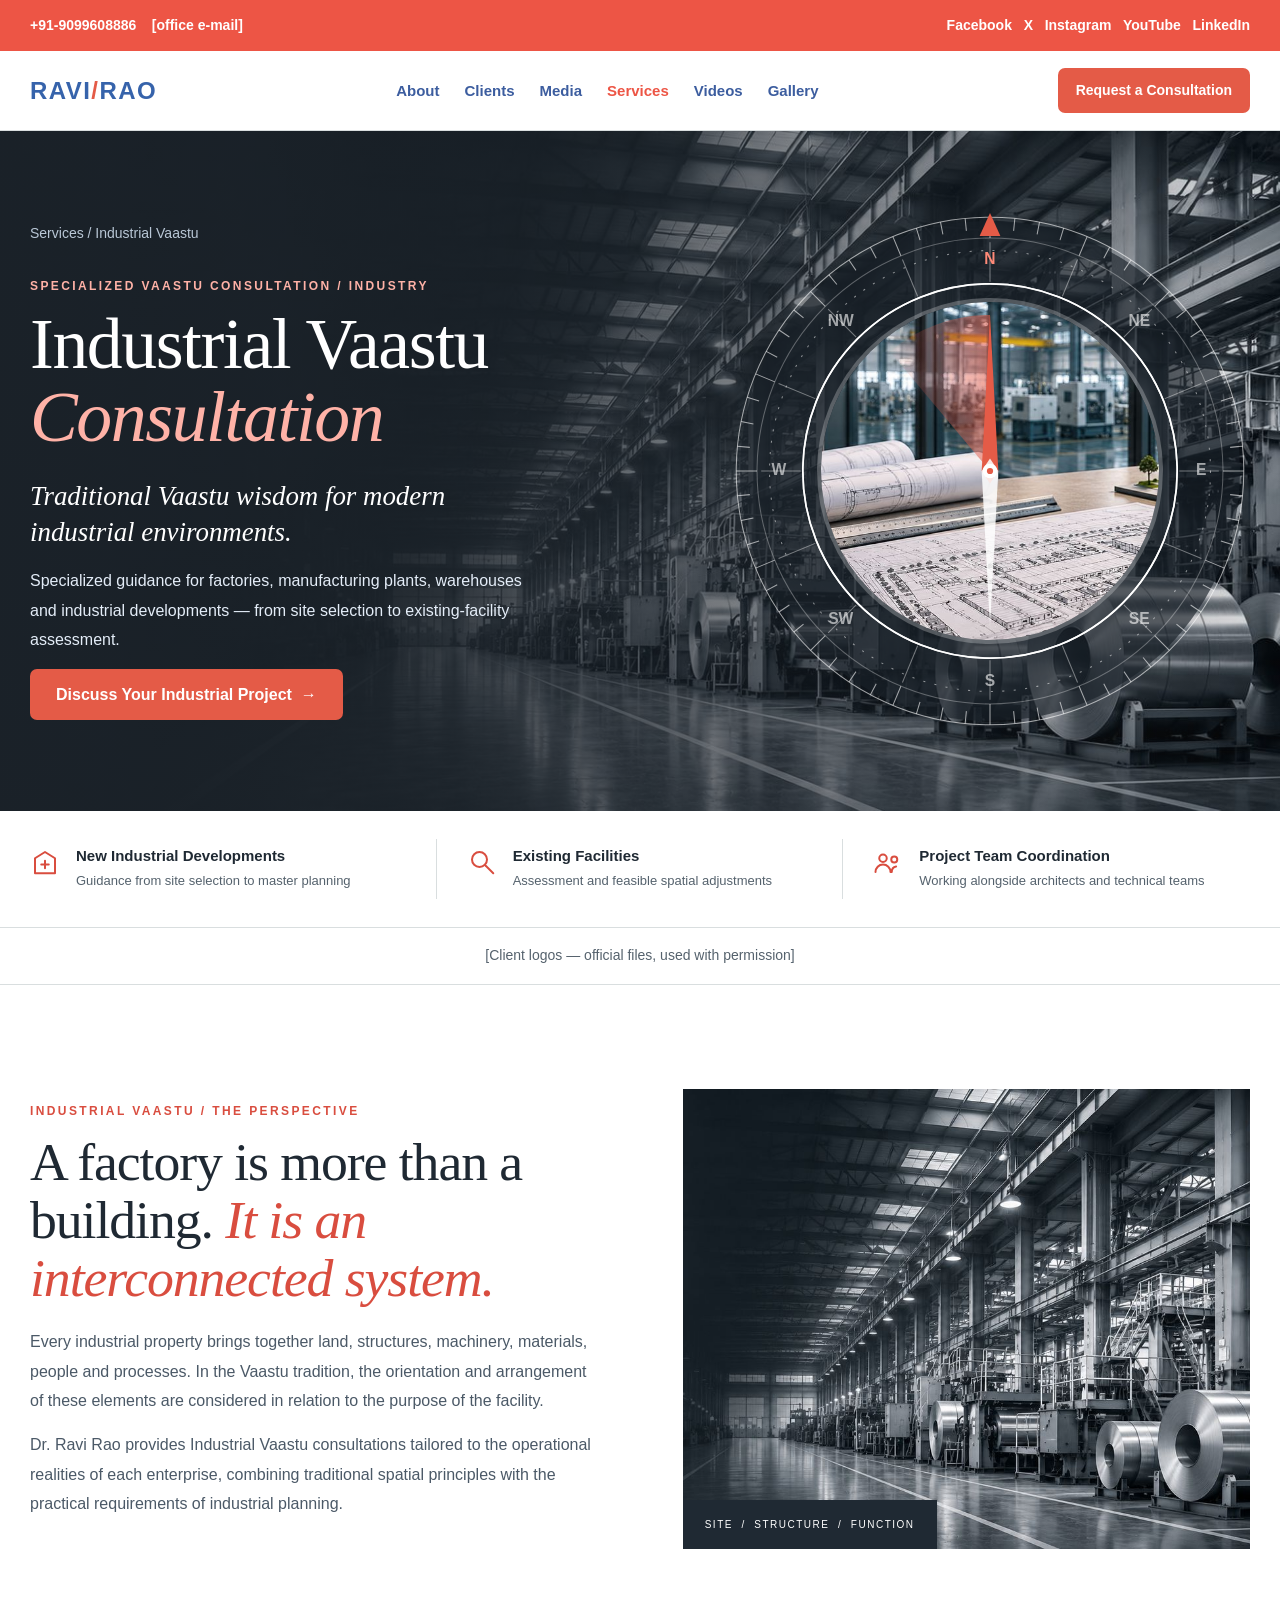
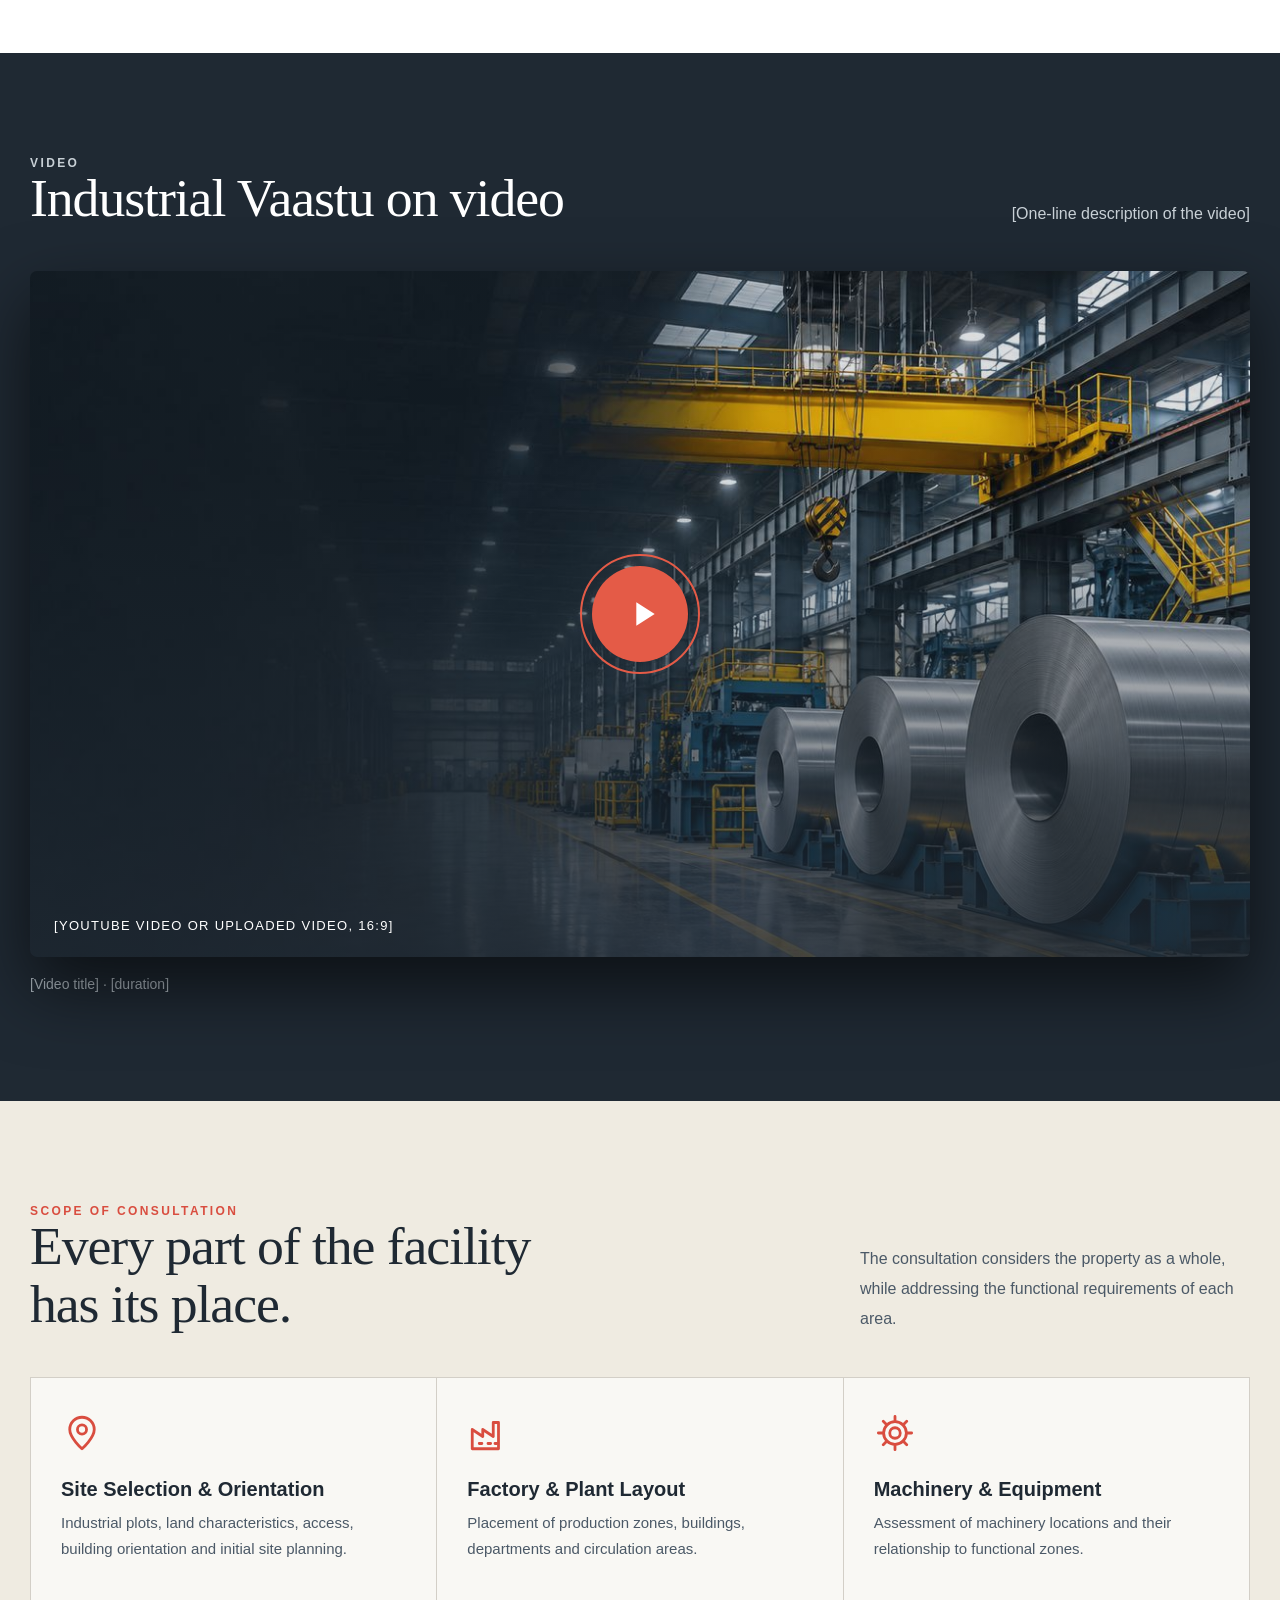
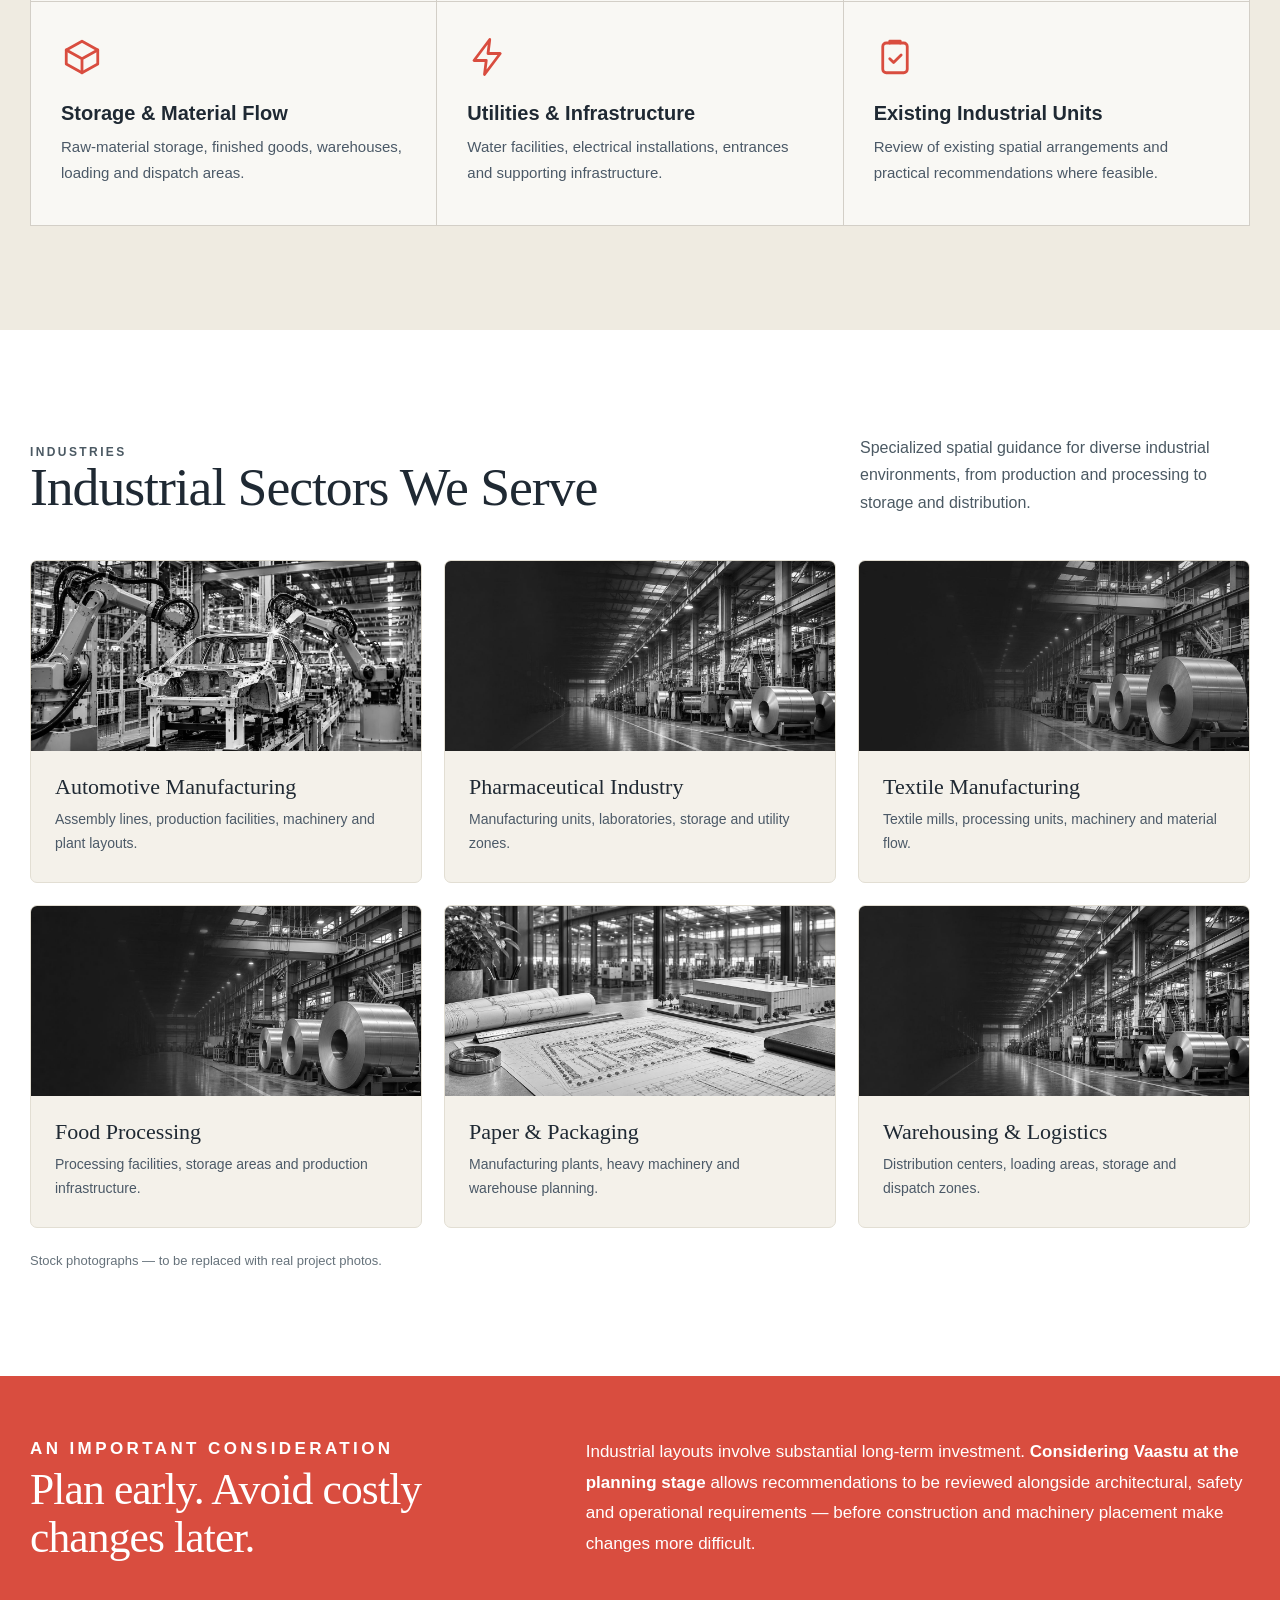
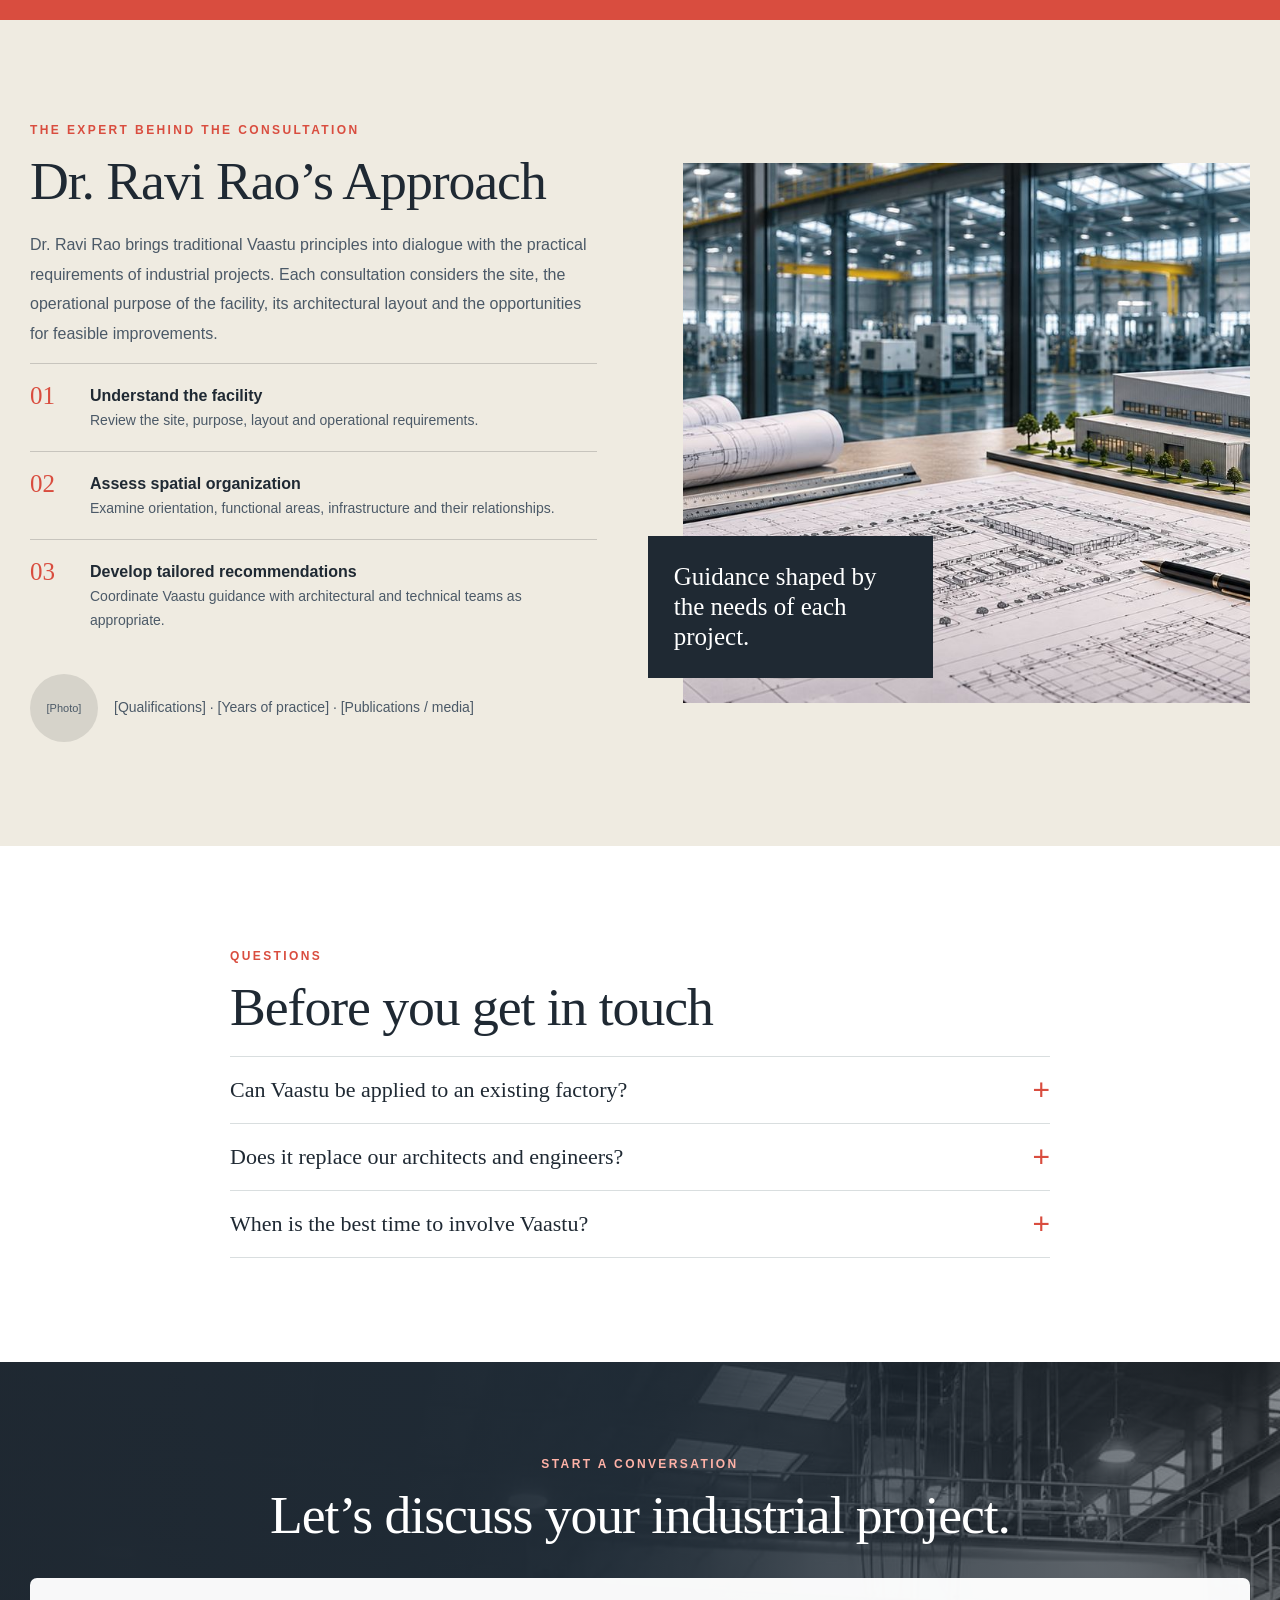
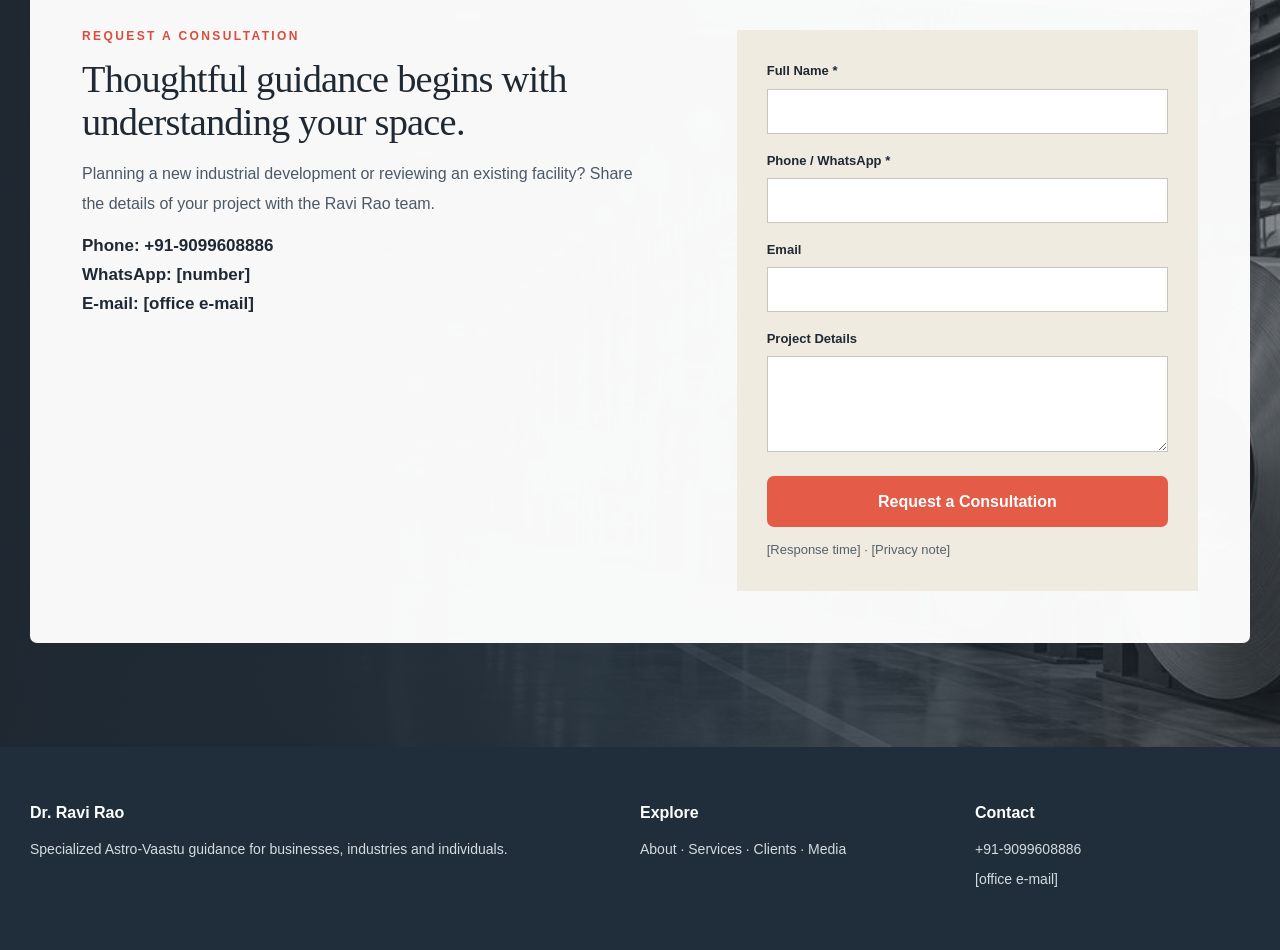
<file: design/ravirao-industrial-vaastu/index.html>
<!doctype html>
<html lang="en">
<head>
<meta charset="utf-8">
<meta name="viewport" content="width=device-width,initial-scale=1">
<title>Industrial Vaastu Consultation | Dr. Ravi Rao</title>

<style>
*{box-sizing:border-box}
body{margin:0;font:400 16px/1.7 'Satoshi', sans-serif;color:#1f2933;background:#fff}
a{color:inherit;text-decoration:none}
p{margin:0 0 14px}
.w{width:min(1220px,calc(100% - 48px));margin:0 auto}
.sf{font-family:Georgia, serif;font-weight:400;letter-spacing:-.02em;margin:0;color:#1f2933}
h2.sf{font-size:clamp(36px,4.2vw,60px);line-height:1.08;margin-bottom:20px}
h3{margin:0 0 8px}
.eb{font:800 12px/1 'Satoshi', sans-serif;letter-spacing:.2em;text-transform:uppercase;color:#d94d3f;margin:0 0 16px}
.eb.lt{color:#ffb2a7}
.btn{display:inline-block;font-family:'Satoshi', sans-serif;background:#e45b47;color:#fff;font-weight:700;font-size:16px;line-height:1.2;padding:16px 26px;border:0;border-radius:7px;cursor:pointer}
.btn:hover{background:#d44a38}
.top{background:#ed5545;color:#fff;font-weight:700;font-size:14px}
.top .w{display:flex;justify-content:space-between;align-items:center;height:51px;gap:16px}
.nav{background:#fff;border-bottom:1px solid #d9dedf}
.nav .w{display:flex;align-items:center;justify-content:space-between;height:79px;gap:24px}
.logo{font:800 24px/1 'Satoshi', sans-serif;letter-spacing:.06em;color:#3663ab}
.logo b{color:#e45b47}
nav{display:flex;align-items:center;gap:25px;font-weight:700;font-size:15px;color:#3c5d9f}
nav a.on{color:#ed5545}
.mb,.sh{display:none}
.hero{position:relative;isolation:isolate;overflow:hidden;min-height:680px;display:flex;align-items:center;color:#fff;padding:72px 0;background:#1a2128 url(images/hall2.jpg) center/cover no-repeat}
.hero:before{content:'';position:absolute;inset:0;z-index:0;background:linear-gradient(90deg,#1a2128f0 0%,#1a2128c2 40%,#1a212826 100%)}
.hero__in{position:relative;z-index:1}
.g2{display:grid;grid-template-columns:1fr 1fr;gap:7%;align-items:center}
.hero h1{color:#fff;font-size:clamp(46px,5.6vw,84px);line-height:1.02;margin:6px 0 24px}
.hero h1 em{color:#ffb2a7}
.lead{font:italic 400 clamp(21px,2.1vw,27px)/1.35 Georgia,serif;color:#fff;max-width:520px;margin-bottom:16px}
.hero .bd{color:#e4edf8;max-width:520px}
.crumb{font-size:14px;color:#b9c7d6;margin-bottom:34px}
.i-hall2{background-image:url(images/hall2.jpg)}
.i-bp{background-image:url(images/blueprint.jpg)}
.ic{width:34px;height:34px;flex:none;fill:none;stroke:#d94d3f;stroke-width:1.6;stroke-linecap:round;stroke-linejoin:round}
.ic.sm{width:30px;height:30px;margin-top:2px}
.met{background:#fff;border-bottom:1px solid #d9dedf}
.met .w{display:grid;grid-template-columns:repeat(3,1fr);padding:28px 0}
.met .w>div{display:flex;gap:16px;align-items:flex-start;padding:6px 30px;border-right:1px solid #d9dedf}
.met .w>div:first-child{padding-left:0}
.met .w>div:last-child{border:0}
.met b{display:block;color:#1f2933;font-size:15px;line-height:1.4}
.met span{font-size:13px;color:#55626d;line-height:1.5}
.logos{border-top:1px solid #d9dedf;text-align:center;font-size:14px;color:#55626d;padding:16px 0}
.sec{padding:104px 0}
.cream{background:#efebe1}
.bd{color:#4b5967;font-size:16px;line-height:1.85}
.ph{height:460px;background-size:cover;background-position:70% center;position:relative}
.ph span{position:absolute;left:0;bottom:0;background:#1f2933;color:#fff;font-size:10px;letter-spacing:.15em;padding:16px 22px}
.sh2{display:flex;justify-content:space-between;align-items:end;gap:40px;margin-bottom:44px}
.sh2 p{max-width:390px;margin:0}
.grid{display:grid;grid-template-columns:repeat(3,1fr);border-top:1px solid #d3cfc7;border-left:1px solid #d3cfc7}
.sv{padding:34px 30px 40px;border-right:1px solid #d3cfc7;border-bottom:1px solid #d3cfc7;background:#ffffffa8}
.sv .ic{display:block;width:42px;height:42px;margin-bottom:22px}
.sv h3{font-size:20px;line-height:1.3}
.sv p{font-size:15px;color:#4b5967;margin:0}
.navy{background:#fff;color:#1f2933}
.navy .sh2 p{color:#4b5963}
.cards{display:grid;grid-template-columns:repeat(3,1fr);gap:22px}
.cd{background:#f4f1ea;border:1px solid #e2ded3;border-radius:7px;overflow:hidden;color:#1f2933}
.cd .im{height:190px;background-size:cover;background-position:center;filter:grayscale(100%)}
.cd div.d{padding:22px 24px 26px}
.cd h3{font:400 22px/1.25 Georgia,serif}
.cd p{font-size:14px;color:#4b5967;margin:0}
.s1{background-image:url(images/robots.jpg)}
.s2{background-image:url(https://images.unsplash.com/photo-1581092580497-e0d23cbdf1dc?w=900&q=80),url(images/hall2.jpg)}
.s3{background-image:url(https://images.unsplash.com/photo-1528459801416-a9e53bbf4e17?w=900&q=80),url(images/cta.jpg)}
.s4{background-image:url(https://images.unsplash.com/photo-1576086213369-97a306d36557?w=900&q=80),url(images/hall.jpg)}
.s5{background-image:url(https://images.unsplash.com/photo-1565043666747-69f6646db940?w=900&q=80),url(images/blueprint.jpg)}
.s6{background-image:url(https://images.unsplash.com/photo-1586528116311-ad8dd3c8310d?w=900&q=80),url(images/hall2.jpg)}
.note{font-size:13px;color:#66727b;margin:22px 0 0}
.vid{background:#1f2933;color:#fff}
.vid h2{color:#fff}
.vid .sh2 p{color:#c8d0d6}
.frame{position:relative;display:block;aspect-ratio:16/9;background:#10151a url(images/hall.jpg) center/cover no-repeat;border-radius:7px;overflow:hidden;box-shadow:0 30px 70px #0009}
.frame:before{content:'';position:absolute;inset:0;background:linear-gradient(180deg,#1f293326 30%,#1f2933cc)}
.frame iframe,.frame video{position:absolute;inset:0;width:100%;height:100%;border:0;object-fit:cover}
.pl{position:absolute;left:50%;top:50%;width:96px;height:96px;margin:-48px 0 0 -48px;border-radius:50%;background:#e45b47;display:flex;align-items:center;justify-content:center}
.pl:after{content:'';position:absolute;inset:-12px;border-radius:50%;border:2px solid #e45b47;animation:vping 2.4s ease-out infinite}
@keyframes vping{0%{transform:scale(.9);opacity:.8}100%{transform:scale(1.35);opacity:0}}
.pl svg{width:40px;height:40px;fill:#fff;margin-left:5px}
.frame:hover .pl{background:#d44a38}
.cap{position:absolute;left:24px;bottom:20px;font-size:13px;letter-spacing:.1em;text-transform:uppercase;color:#fff}
.vc{margin:16px 0 0;font-size:14px;color:#aab4bc}
@media(prefers-reduced-motion:reduce){.pl:after{animation:none}}
.band{background:#d94d3f;color:#fff;padding:58px 0}
.band .w{display:grid;grid-template-columns:1fr 1.45fr;gap:8%;align-items:center}
.band h2{color:#fff;font-size:clamp(32px,3.4vw,50px);line-height:1.12;margin:0}
.band p{font-size:17px;line-height:1.8;margin:0}
.step{display:grid;grid-template-columns:45px 1fr;gap:15px;padding:18px 0;border-top:1px solid #c7c4bd}
.step b{font:400 25px Georgia,serif;color:#d94d3f}
.step span{font-size:14px;color:#4b5967;display:block}
.vis{height:540px;background-size:cover;background-position:center;position:relative}
.vis span{position:absolute;bottom:25px;left:-35px;background:#1f2933;color:#fff;padding:26px;max-width:285px;font:25px/1.2 Georgia,serif}
.who{display:flex;gap:16px;align-items:center;margin-top:24px;font-size:14px;color:#4b5967}
.who i{width:68px;height:68px;border-radius:50%;background:#d6d3ca;display:flex;align-items:center;justify-content:center;font-style:normal;font-size:11px;text-align:center;flex:none}
.faq{max-width:820px}
details{border-top:1px solid #d9dedf;padding:18px 0}
details:last-of-type{border-bottom:1px solid #d9dedf}
summary{font:400 22px/1.3 Georgia,serif;cursor:pointer;list-style:none;display:flex;justify-content:space-between;gap:20px;align-items:center}
summary::-webkit-details-marker{display:none}
summary:after{content:'+';font:300 30px/1 'Satoshi', sans-serif;color:#d94d3f}
details[open] summary:after{content:'\2013'}
details p{margin:10px 0 0;color:#4b5967}
.cta{position:relative;isolation:isolate;background:#202e3b;padding:96px 0 104px;color:#fff}
.cta:before{content:'';position:absolute;inset:0;z-index:-2;background:url(images/cta.jpg) center/cover;filter:grayscale(1)}
.cta:after{content:'';position:absolute;inset:0;z-index:-1;background:linear-gradient(90deg,#1f2933f0,#202e3bd1 48%,#1f293373)}
.cta .hd{text-align:center;margin-bottom:34px}
.cta .hd h2{color:#fff}
.panel{display:grid;grid-template-columns:1fr .8fr;gap:7%;background:#fffffff7;padding:52px;border-radius:7px;color:#1f2933}
.panel h3{font:400 clamp(30px,3vw,46px)/1.1 Georgia,serif;letter-spacing:-.02em;margin:10px 0 16px}
.cn{font-size:17px;font-weight:700}
.frm{background:#efebe1;padding:30px;color:#1f2933}
.frm label{display:block;font-size:13px;font-weight:700;margin-bottom:6px}
.frm input,.frm textarea{width:100%;border:1px solid #c9c5ba;padding:13px;font:400 15px 'Satoshi', sans-serif;margin-bottom:16px;background:#fff;color:#1f2933}
.frm .btn{width:100%}
.frm small{display:block;margin-top:12px;color:#55626d;font-size:13px}
footer{background:#202e3b;color:#fff;padding:52px 0;font-size:14px}
footer .f{display:grid;grid-template-columns:2fr 1fr 1fr;gap:60px}
footer h4{margin:0 0 12px;font-size:16px}
footer p{margin:0 0 6px;color:#d5dbe0}
.ring{position:relative;width:min(520px,100%);aspect-ratio:1;margin-left:auto;animation:rin 1.2s ease-out both}
@keyframes rin{from{opacity:0;transform:scale(.92)}to{opacity:1;transform:none}}
.ring__disk{position:absolute;inset:2%;border-radius:50%;background:#1a2128a6}
.ring__photo{position:absolute;inset:17.5%;border-radius:50%;background:url(images/blueprint.jpg) 30% 50%/auto 130% no-repeat;box-shadow:0 0 0 4px #ffffff40;animation:pan 26s ease-in-out infinite alternate}
@keyframes pan{from{background-position:12% 50%}to{background-position:88% 50%}}
.ring svg{position:absolute;inset:0;width:100%;height:100%}
.rt,.rc,.pg,.nd{transform-origin:250px 250px}
.rt{animation:spin 90s linear infinite}
.rc{animation:spin 140s linear infinite}
@keyframes spin{to{transform:rotate(360deg)}}
.pg{animation:ping 4.5s ease-out infinite}
@keyframes ping{0%{transform:scale(1);opacity:.7}100%{transform:scale(1.36);opacity:0}}
.nd{animation:spin 16s linear infinite}
.lb{opacity:.6;animation:lbl 16s ease-in-out infinite}
.lbn{animation:lbn 16s ease-in-out infinite}
@keyframes lbl{0%,10%,100%{opacity:.6;fill:#fff}5%{opacity:1;fill:#ffb2a7}}
@keyframes lbn{0%,10%,100%{opacity:.75}5%{opacity:1}}
@media(prefers-reduced-motion:reduce){.ring,.ring *{animation:none!important}}
@media(max-width:900px){
.g2,.met .w,.grid,.cards,.band .w,.panel,footer .f{grid-template-columns:1fr}
.g2{gap:36px}
nav,.top .r,.lg{display:none}
.mb,.sh{display:inline-block}
.mb{background:none;border:1px solid #3663ab;color:#3663ab;padding:10px 14px;border-radius:7px;font:700 15px 'Satoshi', sans-serif}
.ring{margin:0 auto;width:min(340px,100%)}
.hero{min-height:0}
.met .w>div{border:0;padding:8px 0}
.sec{padding:64px 0}
.hero{padding:56px 0}
.sh2{display:block}
.band .w{gap:20px}
.vis span{left:10px}
.pl{width:68px;height:68px;margin:-34px 0 0 -34px}
.pl svg{width:28px;height:28px}
.cap{left:14px;bottom:12px;font-size:11px}
.panel{padding:26px}
}
</style>

</head>
<body>

<div>
<div class="top"><div class="w"><span>+91-9099608886 &nbsp;&nbsp; [office e-mail]</span><span class="r">Facebook &nbsp; X &nbsp; Instagram &nbsp; YouTube &nbsp; LinkedIn</span></div></div>
<header class="nav"><div class="w"><a class="logo" href="#">RAVI<b>/</b>RAO</a>
<nav aria-label="Main"><a href="#">About</a><a href="#">Clients</a><a href="#">Media</a><a class="on" href="#" aria-current="page">Services</a><a href="#">Videos</a><a href="#">Gallery</a></nav>
<span><a class="btn" style="padding:14px 18px;font-size:14px" href="#contact"><span class="lg">Request a Consultation</span><span class="sh">Contact</span></a> <button class="mb" type="button">Menu</button></span></div></header>
<section class="hero"><div class="w g2 hero__in"><div>
<p class="crumb">Services / Industrial Vaastu</p>
<p class="eb lt">Specialized Vaastu Consultation / Industry</p>
<h1 class="sf">Industrial Vaastu <em>Consultation</em></h1>
<p class="lead">Traditional Vaastu wisdom for modern industrial environments.</p>
<p class="bd">Specialized guidance for factories, manufacturing plants, warehouses and industrial developments — from site selection to existing-facility assessment.</p>
<a class="btn" href="#contact">Discuss Your Industrial Project &nbsp;→</a></div>
<div class="ring" role="img" aria-label="Vaastu compass around a factory plan with model"><div class="ring__disk"></div><div class="ring__photo"></div><svg viewBox="0 0 500 500" aria-hidden="true"><defs><linearGradient id="sweepGrad" gradientUnits="userSpaceOnUse" x1="250" y1="0" x2="150" y2="0"><stop offset="0" stop-color="#e45b47" stop-opacity=".55"/><stop offset="1" stop-color="#e45b47" stop-opacity="0"/></linearGradient></defs><g id="layer-rings" fill="none" stroke="#fff"><circle cx="250" cy="250" r="244" stroke-opacity=".6"/><circle cx="250" cy="250" r="224" stroke-opacity=".3"/><circle cx="250" cy="250" r="180" stroke-width="1.6" stroke-opacity=".9"/></g><g id="layer-ticks" class="rt"><path d="M250.0 26.0L250.0 6.0M272.7 19.1L273.9 7.2M295.3 22.5L297.6 10.7M317.3 28.0L320.8 16.5M335.7 43.1L343.4 24.6M359.4 45.4L365.0 34.8M378.9 57.1L385.6 47.1M397.2 70.7L404.8 61.4M408.4 91.6L422.5 77.5M429.3 102.8L438.6 95.2M442.9 121.1L452.9 114.4M454.6 140.6L465.2 135.0M456.9 164.3L475.4 156.6M472.0 182.7L483.5 179.2M477.5 204.7L489.3 202.4M480.9 227.3L492.8 226.1M474.0 250.0L494.0 250.0M480.9 272.7L492.8 273.9M477.5 295.3L489.3 297.6M472.0 317.3L483.5 320.8M456.9 335.7L475.4 343.4M454.6 359.4L465.2 365.0M442.9 378.9L452.9 385.6M429.3 397.2L438.6 404.8M408.4 408.4L422.5 422.5M397.2 429.3L404.8 438.6M378.9 442.9L385.6 452.9M359.4 454.6L365.0 465.2M335.7 456.9L343.4 475.4M317.3 472.0L320.8 483.5M295.3 477.5L297.6 489.3M272.7 480.9L273.9 492.8M250.0 474.0L250.0 494.0M227.3 480.9L226.1 492.8M204.7 477.5L202.4 489.3M182.7 472.0L179.2 483.5M164.3 456.9L156.6 475.4M140.6 454.6L135.0 465.2M121.1 442.9L114.4 452.9M102.8 429.3L95.2 438.6M91.6 408.4L77.5 422.5M70.7 397.2L61.4 404.8M57.1 378.9L47.1 385.6M45.4 359.4L34.8 365.0M43.1 335.7L24.6 343.4M28.0 317.3L16.5 320.8M22.5 295.3L10.7 297.6M19.1 272.7L7.2 273.9M26.0 250.0L6.0 250.0M19.1 227.3L7.2 226.1M22.5 204.7L10.7 202.4M28.0 182.7L16.5 179.2M43.1 164.3L24.6 156.6M45.4 140.6L34.8 135.0M57.1 121.1L47.1 114.4M70.7 102.8L61.4 95.2M91.6 91.6L77.5 77.5M102.8 70.7L95.2 61.4M121.1 57.1L114.4 47.1M140.6 45.4L135.0 34.8M164.3 43.1L156.6 24.6M182.7 28.0L179.2 16.5M204.7 22.5L202.4 10.7M227.3 19.1L226.1 7.2" fill="none" stroke="#fff" stroke-opacity=".6"/></g><circle id="layer-dotted-ring" class="rc" cx="250" cy="250" r="212" fill="none" stroke="#fff" stroke-opacity=".5" stroke-dasharray="2 9"/><circle id="layer-ping" class="pg" cx="250" cy="250" r="180" fill="none" stroke="#fff" stroke-width="1.5"/><path id="layer-spokes" d="M250.0 68.0L250.0 30.0M319.6 81.9L334.2 46.7M378.7 121.3L405.6 94.4M418.1 180.4L453.3 165.8M432.0 250.0L470.0 250.0M418.1 319.6L453.3 334.2M378.7 378.7L405.6 405.6M319.6 418.1L334.2 453.3M250.0 432.0L250.0 470.0M180.4 418.1L165.8 453.3M121.3 378.7L94.4 405.6M81.9 319.6L46.7 334.2M68.0 250.0L30.0 250.0M81.9 180.4L46.7 165.8M121.3 121.3L94.4 94.4M180.4 81.9L165.8 46.7" fill="none" stroke="#fff" stroke-opacity=".4"/><path id="layer-north-marker" d="M250 2L240 24L260 24Z" fill="#e45b47"/><g id="layer-labels" font-family="Satoshi, sans-serif" font-size="15" font-weight="700" text-anchor="middle" dominant-baseline="middle"><text class="lbn" style="animation-delay:-.8s" x="250.0" y="47.0" fill="#ff8a78">N</text><text class="lb" style="animation-delay:1.2s" x="393.5" y="106.5" fill="#fff">NE</text><text class="lb" style="animation-delay:3.2s" x="453.0" y="250.0" fill="#fff">E</text><text class="lb" style="animation-delay:5.2s" x="393.5" y="393.5" fill="#fff">SE</text><text class="lb" style="animation-delay:7.2s" x="250.0" y="453.0" fill="#fff">S</text><text class="lb" style="animation-delay:9.2s" x="106.5" y="393.5" fill="#fff">SW</text><text class="lb" style="animation-delay:11.2s" x="47.0" y="250.0" fill="#fff">W</text><text class="lb" style="animation-delay:13.2s" x="106.5" y="106.5" fill="#fff">NW</text></g><g id="layer-needle" class="nd"><path d="M250 250L250 100A150 150 0 0 0 153.6 135.1Z" fill="url(#sweepGrad)"/><path d="M250 100L258 250L250 262L242 250Z" fill="#e45b47"/><path d="M250 400L258 250L250 238L242 250Z" fill="#fff" fill-opacity=".85"/></g><g id="layer-hub"><circle cx="250" cy="250" r="7" fill="#fff"/><circle cx="250" cy="250" r="3" fill="#e45b47"/></g></svg></div></div></section>
<section class="met"><div class="w"><div><svg class="ic sm" viewBox="0 0 24 24" aria-hidden="true"><path d="M4 21V9l8-5 8 5v12z"/><path d="M12 11v6M9 14h6"/></svg><div><b>New Industrial Developments</b><span>Guidance from site selection to master planning</span></div></div><div><svg class="ic sm" viewBox="0 0 24 24" aria-hidden="true"><circle cx="10" cy="10" r="6"/><path d="M15 15l6 6"/></svg><div><b>Existing Facilities</b><span>Assessment and feasible spatial adjustments</span></div></div><div><svg class="ic sm" viewBox="0 0 24 24" aria-hidden="true"><circle cx="8" cy="9" r="3"/><circle cx="17" cy="10" r="2.4"/><path d="M2 20c0-3.3 2.7-6 6-6s6 2.7 6 6M15 20c0-2.3 1.4-4 3.5-4.4"/></svg><div><b>Project Team Coordination</b><span>Working alongside architects and technical teams</span></div></div></div><div class="logos">[Client logos — official files, used with permission]</div></section>
<section class="sec"><div class="w g2"><div><p class="eb">Industrial Vaastu / The perspective</p><h2 class="sf">A factory is more than a building. <em style="color:#d94d3f">It is an interconnected system.</em></h2>
<p class="bd">Every industrial property brings together land, structures, machinery, materials, people and processes. In the Vaastu tradition, the orientation and arrangement of these elements are considered in relation to the purpose of the facility.</p>
<p class="bd">Dr. Ravi Rao provides Industrial Vaastu consultations tailored to the operational realities of each enterprise, combining traditional spatial principles with the practical requirements of industrial planning.</p></div>
<div class="ph i-hall2" role="img" aria-label="Industrial equipment and production planning"><span>SITE &nbsp;/&nbsp; STRUCTURE &nbsp;/&nbsp; FUNCTION</span></div></div></section>
<section class="sec vid" id="video"><div class="w"><div class="sh2"><div><p class="eb lt">Video</p><h2 class="sf" style="margin:0">Industrial Vaastu on video</h2></div><p>[One-line description of the video]</p></div>
<!-- VIDEO: to embed YouTube, replace the <a class="frame">...</a> below with:
<div class="frame"><iframe src="https://www.youtube-nocookie.com/embed/VIDEO_ID" title="Video title" loading="lazy" allow="accelerometer; encrypted-media; picture-in-picture" allowfullscreen></iframe></div>
For a self-hosted file use <div class="frame"><video src="video.mp4" poster="images/hall.jpg" controls playsinline></video></div> -->
<a class="frame" href="#" aria-label="Play video"><span class="pl"><svg viewBox="0 0 24 24" aria-hidden="true"><path d="M8 5v14l11-7z"/></svg></span><span class="cap">[YouTube video or uploaded video, 16:9]</span></a>
<p class="vc">[Video title] · [duration]</p></div></section>
<section class="sec cream" id="services"><div class="w"><div class="sh2"><div><p class="eb">Scope of consultation</p><h2 class="sf" style="margin:0">Every part of the facility<br>has its place.</h2></div><p class="bd">The consultation considers the property as a whole, while addressing the functional requirements of each area.</p></div>
<div class="grid">
<div class="sv"><svg class="ic" viewBox="0 0 24 24" aria-hidden="true"><path d="M12 21s-7-6.2-7-11a7 7 0 0 1 14 0c0 4.8-7 11-7 11z"/><circle cx="12" cy="10" r="2.6"/></svg><h3>Site Selection &amp; Orientation</h3><p>Industrial plots, land characteristics, access, building orientation and initial site planning.</p></div>
<div class="sv"><svg class="ic" viewBox="0 0 24 24" aria-hidden="true"><path d="M3 21V10l6 4v-4l6 4V6h3v15z"/><path d="M7 18h1.5M12 18h1.5M16 18h1"/></svg><h3>Factory &amp; Plant Layout</h3><p>Placement of production zones, buildings, departments and circulation areas.</p></div>
<div class="sv"><svg class="ic" viewBox="0 0 24 24" aria-hidden="true"><circle cx="12" cy="12" r="3"/><circle cx="12" cy="12" r="6.5"/><path d="M12 2.5v3M12 18.5v3M2.5 12h3M18.5 12h3M5.3 5.3l2.1 2.1M16.6 16.6l2.1 2.1M18.7 5.3l-2.1 2.1M7.4 16.6l-2.1 2.1"/></svg><h3>Machinery &amp; Equipment</h3><p>Assessment of machinery locations and their relationship to functional zones.</p></div>
<div class="sv"><svg class="ic" viewBox="0 0 24 24" aria-hidden="true"><path d="M3 8l9-5 9 5v8l-9 5-9-5z"/><path d="M3 8l9 5 9-5M12 13v8"/></svg><h3>Storage &amp; Material Flow</h3><p>Raw-material storage, finished goods, warehouses, loading and dispatch areas.</p></div>
<div class="sv"><svg class="ic" viewBox="0 0 24 24" aria-hidden="true"><path d="M13 2L4 14h7l-1 8 9-12h-7z"/></svg><h3>Utilities &amp; Infrastructure</h3><p>Water facilities, electrical installations, entrances and supporting infrastructure.</p></div>
<div class="sv"><svg class="ic" viewBox="0 0 24 24" aria-hidden="true"><rect x="5" y="4" width="14" height="17" rx="2"/><path d="M9 4V3h6v1M9 13l2.2 2.2 4.3-4.4"/></svg><h3>Existing Industrial Units</h3><p>Review of existing spatial arrangements and practical recommendations where feasible.</p></div></div></div></section>
<section class="sec navy" id="sectors"><div class="w"><div class="sh2"><div><p class="eb">Industries</p><h2 class="sf" style="margin:0">Industrial Sectors We Serve</h2></div><p>Specialized spatial guidance for diverse industrial environments, from production and processing to storage and distribution.</p></div>
<div class="cards">
<div class="cd"><div class="im s1"></div><div class="d"><h3>Automotive Manufacturing</h3><p>Assembly lines, production facilities, machinery and plant layouts.</p></div></div>
<div class="cd"><div class="im s2"></div><div class="d"><h3>Pharmaceutical Industry</h3><p>Manufacturing units, laboratories, storage and utility zones.</p></div></div>
<div class="cd"><div class="im s3"></div><div class="d"><h3>Textile Manufacturing</h3><p>Textile mills, processing units, machinery and material flow.</p></div></div>
<div class="cd"><div class="im s4"></div><div class="d"><h3>Food Processing</h3><p>Processing facilities, storage areas and production infrastructure.</p></div></div>
<div class="cd"><div class="im s5"></div><div class="d"><h3>Paper &amp; Packaging</h3><p>Manufacturing plants, heavy machinery and warehouse planning.</p></div></div>
<div class="cd"><div class="im s6"></div><div class="d"><h3>Warehousing &amp; Logistics</h3><p>Distribution centers, loading areas, storage and dispatch zones.</p></div></div></div>
<p class="note">Stock photographs — to be replaced with real project photos.</p></div></section>
<section class="band"><div class="w"><div><p class="eb" style="color:#fff">An important consideration</p><h2 class="sf">Plan early. Avoid costly changes later.</h2></div>
<p>Industrial layouts involve substantial long-term investment. <strong>Considering Vaastu at the planning stage</strong> allows recommendations to be reviewed alongside architectural, safety and operational requirements — before construction and machinery placement make changes more difficult.</p></div></section>
<section class="sec cream"><div class="w g2"><div><p class="eb">The expert behind the consultation</p><h2 class="sf">Dr. Ravi Rao’s Approach</h2>
<p class="bd">Dr. Ravi Rao brings traditional Vaastu principles into dialogue with the practical requirements of industrial projects. Each consultation considers the site, the operational purpose of the facility, its architectural layout and the opportunities for feasible improvements.</p>
<div class="step"><b>01</b><div><strong>Understand the facility</strong><span>Review the site, purpose, layout and operational requirements.</span></div></div>
<div class="step"><b>02</b><div><strong>Assess spatial organization</strong><span>Examine orientation, functional areas, infrastructure and their relationships.</span></div></div>
<div class="step"><b>03</b><div><strong>Develop tailored recommendations</strong><span>Coordinate Vaastu guidance with architectural and technical teams as appropriate.</span></div></div>
<div class="who"><i>[Photo]</i><span>[Qualifications] · [Years of practice] · [Publications / media]</span></div></div>
<div class="vis i-bp" role="img" aria-label="Architectural planning"><span>Guidance shaped by the needs of each project.</span></div></div></section>
<section class="sec"><div class="w faq"><p class="eb">Questions</p><h2 class="sf">Before you get in touch</h2>
<details><summary>Can Vaastu be applied to an existing factory?</summary><p>Yes. For existing units the consultation reviews the current arrangement and recommends practical adjustments where feasible.</p></details>
<details><summary>Does it replace our architects and engineers?</summary><p>No. Recommendations are coordinated with architectural, technical and safety requirements and with your project team.</p></details>
<details><summary>When is the best time to involve Vaastu?</summary><p>At the planning stage — site selection and master planning — before construction and machinery placement.</p></details></div></section>
<section class="cta" id="contact"><div class="w"><div class="hd"><p class="eb lt">Start a conversation</p><h2 class="sf">Let’s discuss your industrial project.</h2></div>
<div class="panel"><div><p class="eb">Request a consultation</p><h3>Thoughtful guidance begins with understanding your space.</h3>
<p class="bd">Planning a new industrial development or reviewing an existing facility? Share the details of your project with the Ravi Rao team.</p>
<p class="cn">Phone: +91-9099608886<br>WhatsApp: [number]<br>E-mail: [office e-mail]</p></div>
<form class="frm"><label for="n">Full Name *</label><input id="n" name="name" autocomplete="name" required>
<label for="p">Phone / WhatsApp *</label><input id="p" name="phone" type="tel" autocomplete="tel" required>
<label for="e">Email</label><input id="e" name="email" type="email" autocomplete="email">
<label for="m">Project Details</label><textarea id="m" name="message" rows="4"></textarea>
<button class="btn" type="submit">Request a Consultation</button><small>[Response time] · [Privacy note]</small></form></div></div></section>
<footer><div class="w f"><div><h4>Dr. Ravi Rao</h4><p>Specialized Astro-Vaastu guidance for businesses, industries and individuals.</p></div><div><h4>Explore</h4><p>About · Services · Clients · Media</p></div><div><h4>Contact</h4><p>+91-9099608886</p><p>[office e-mail]</p></div></div></footer>
</div>

</body>
</html>
</file>
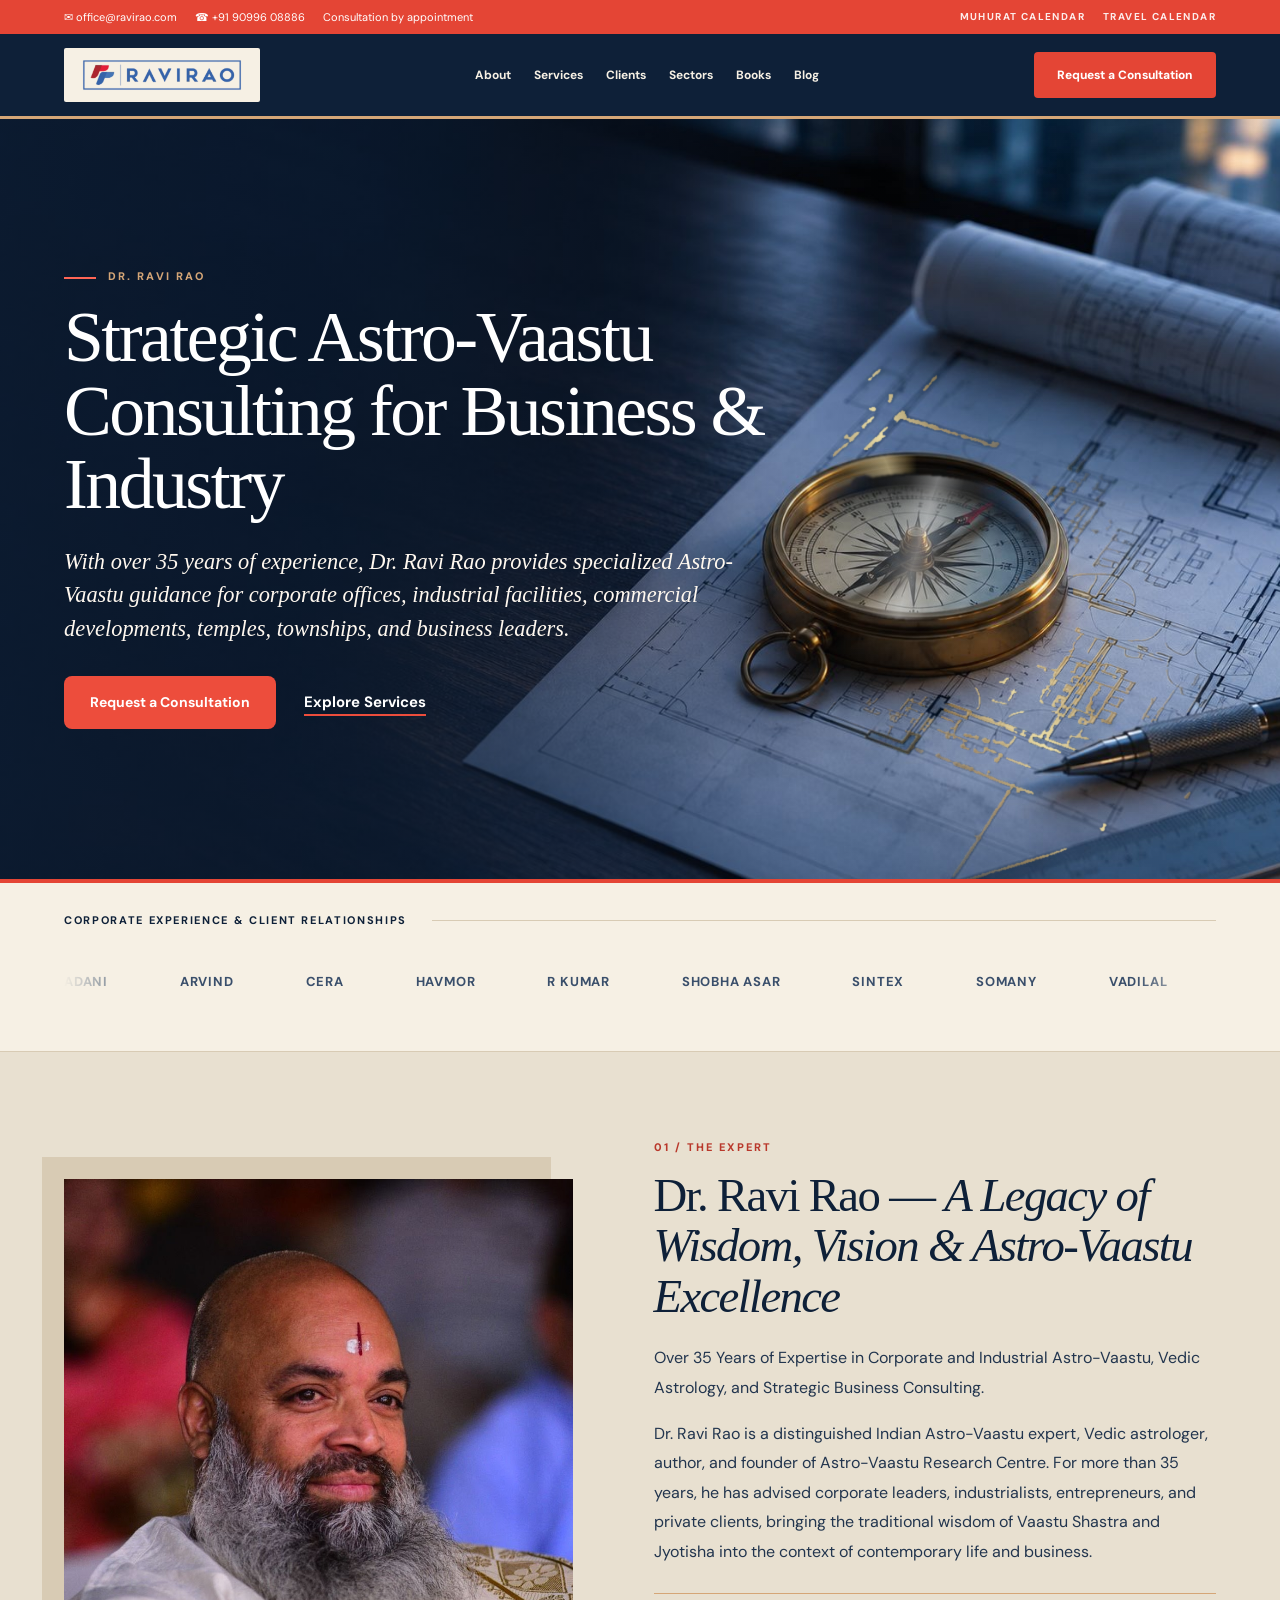
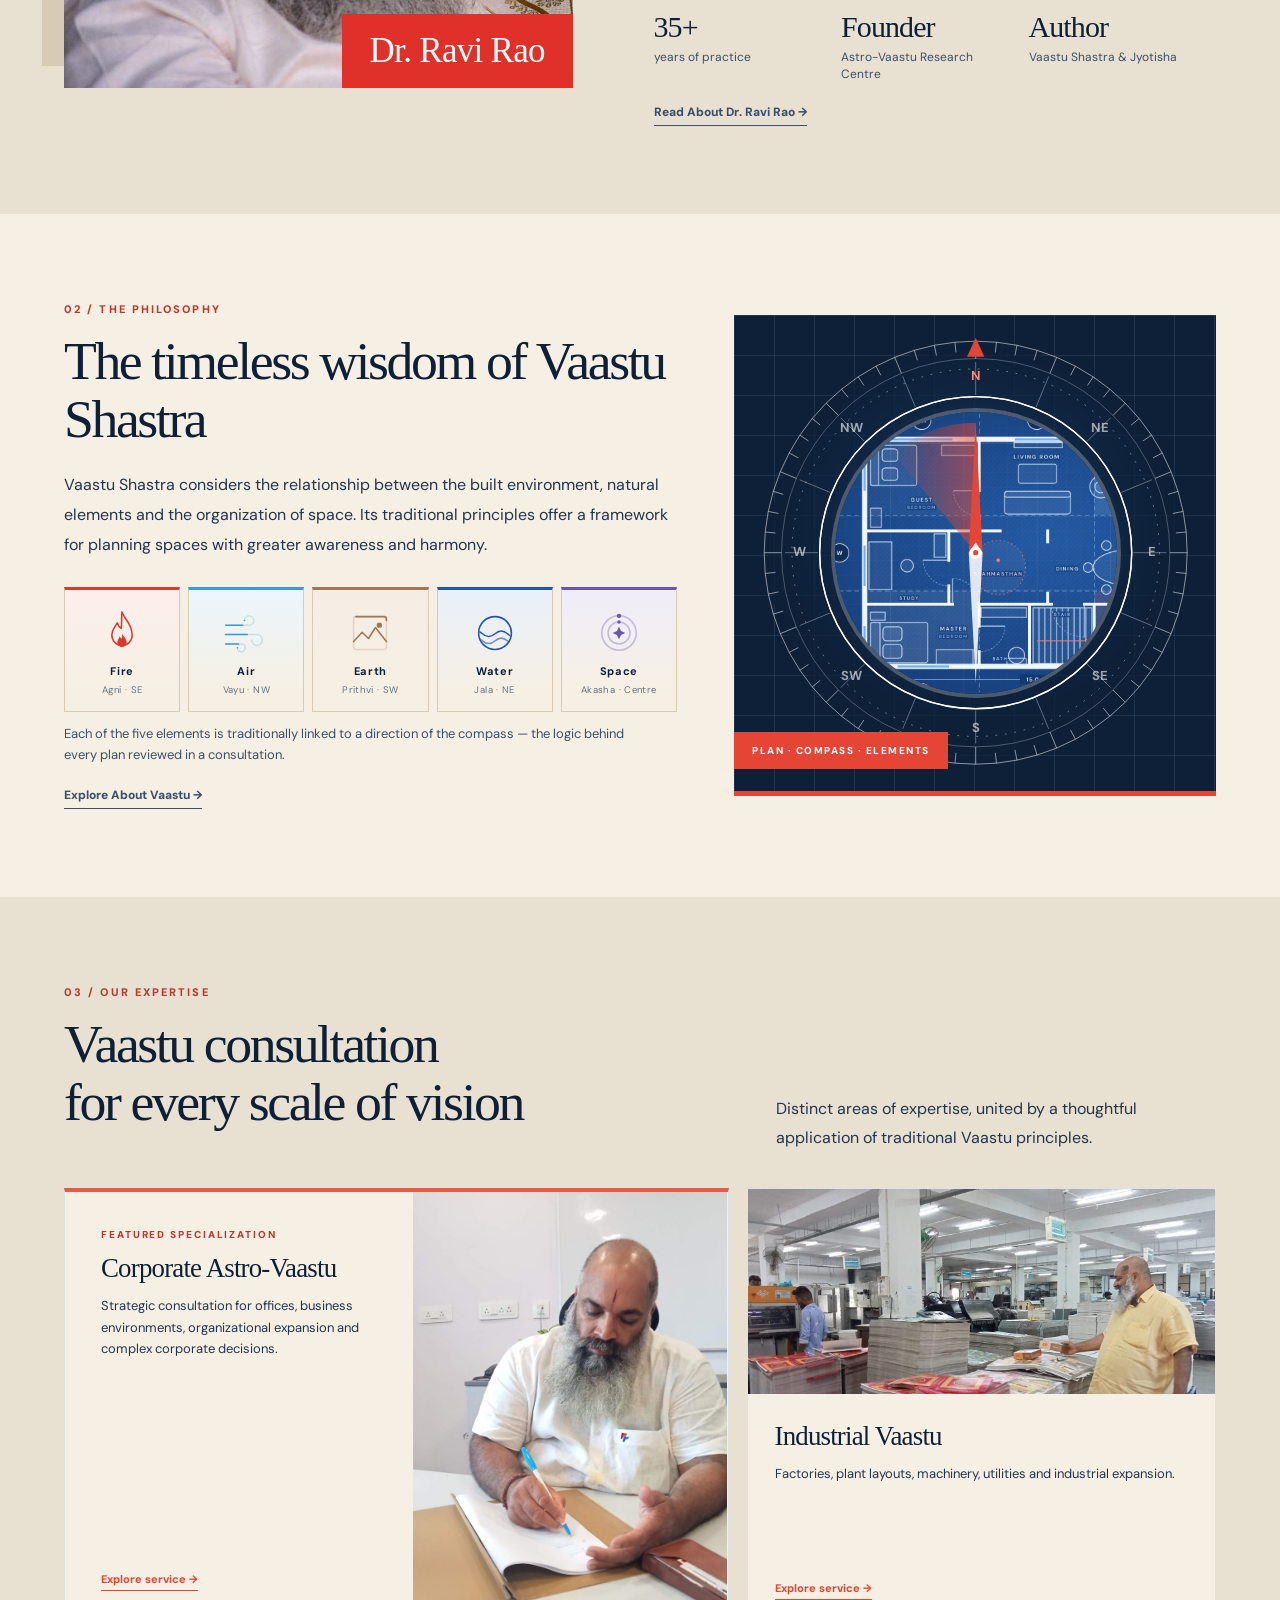
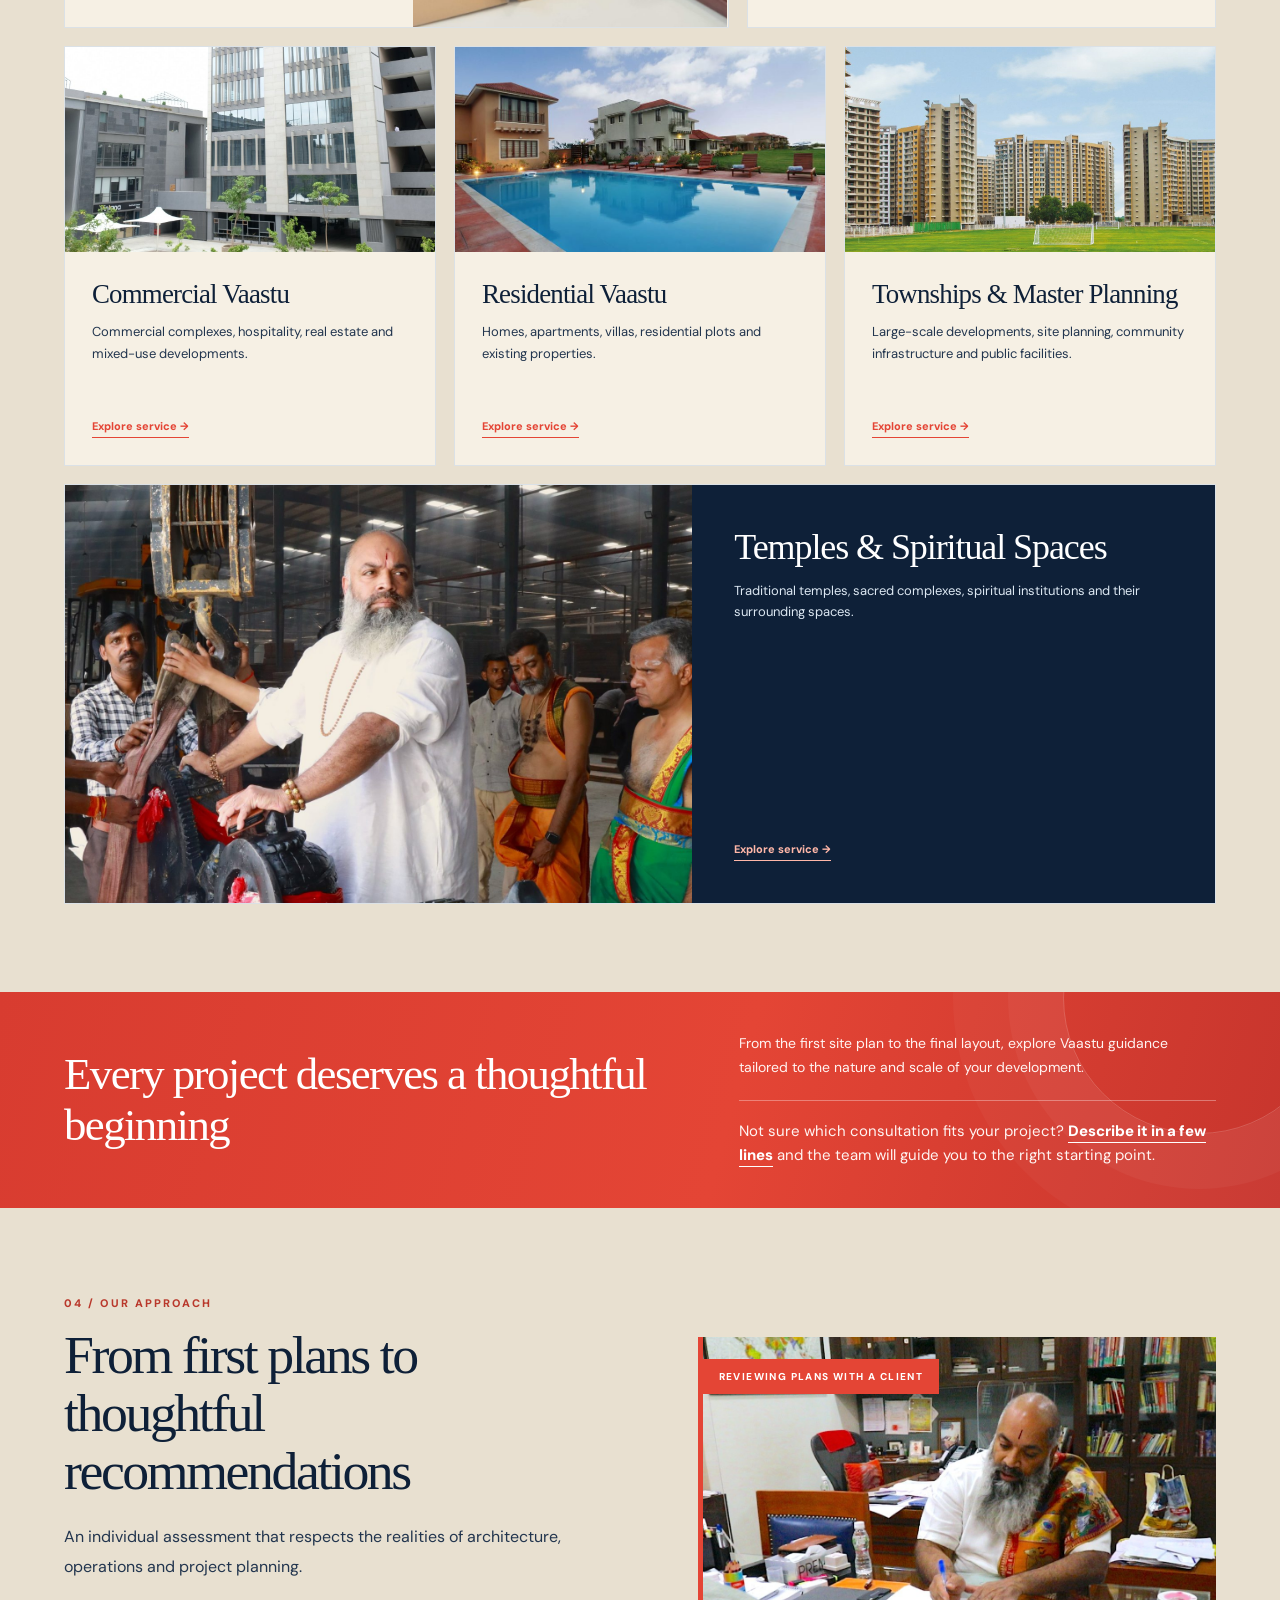
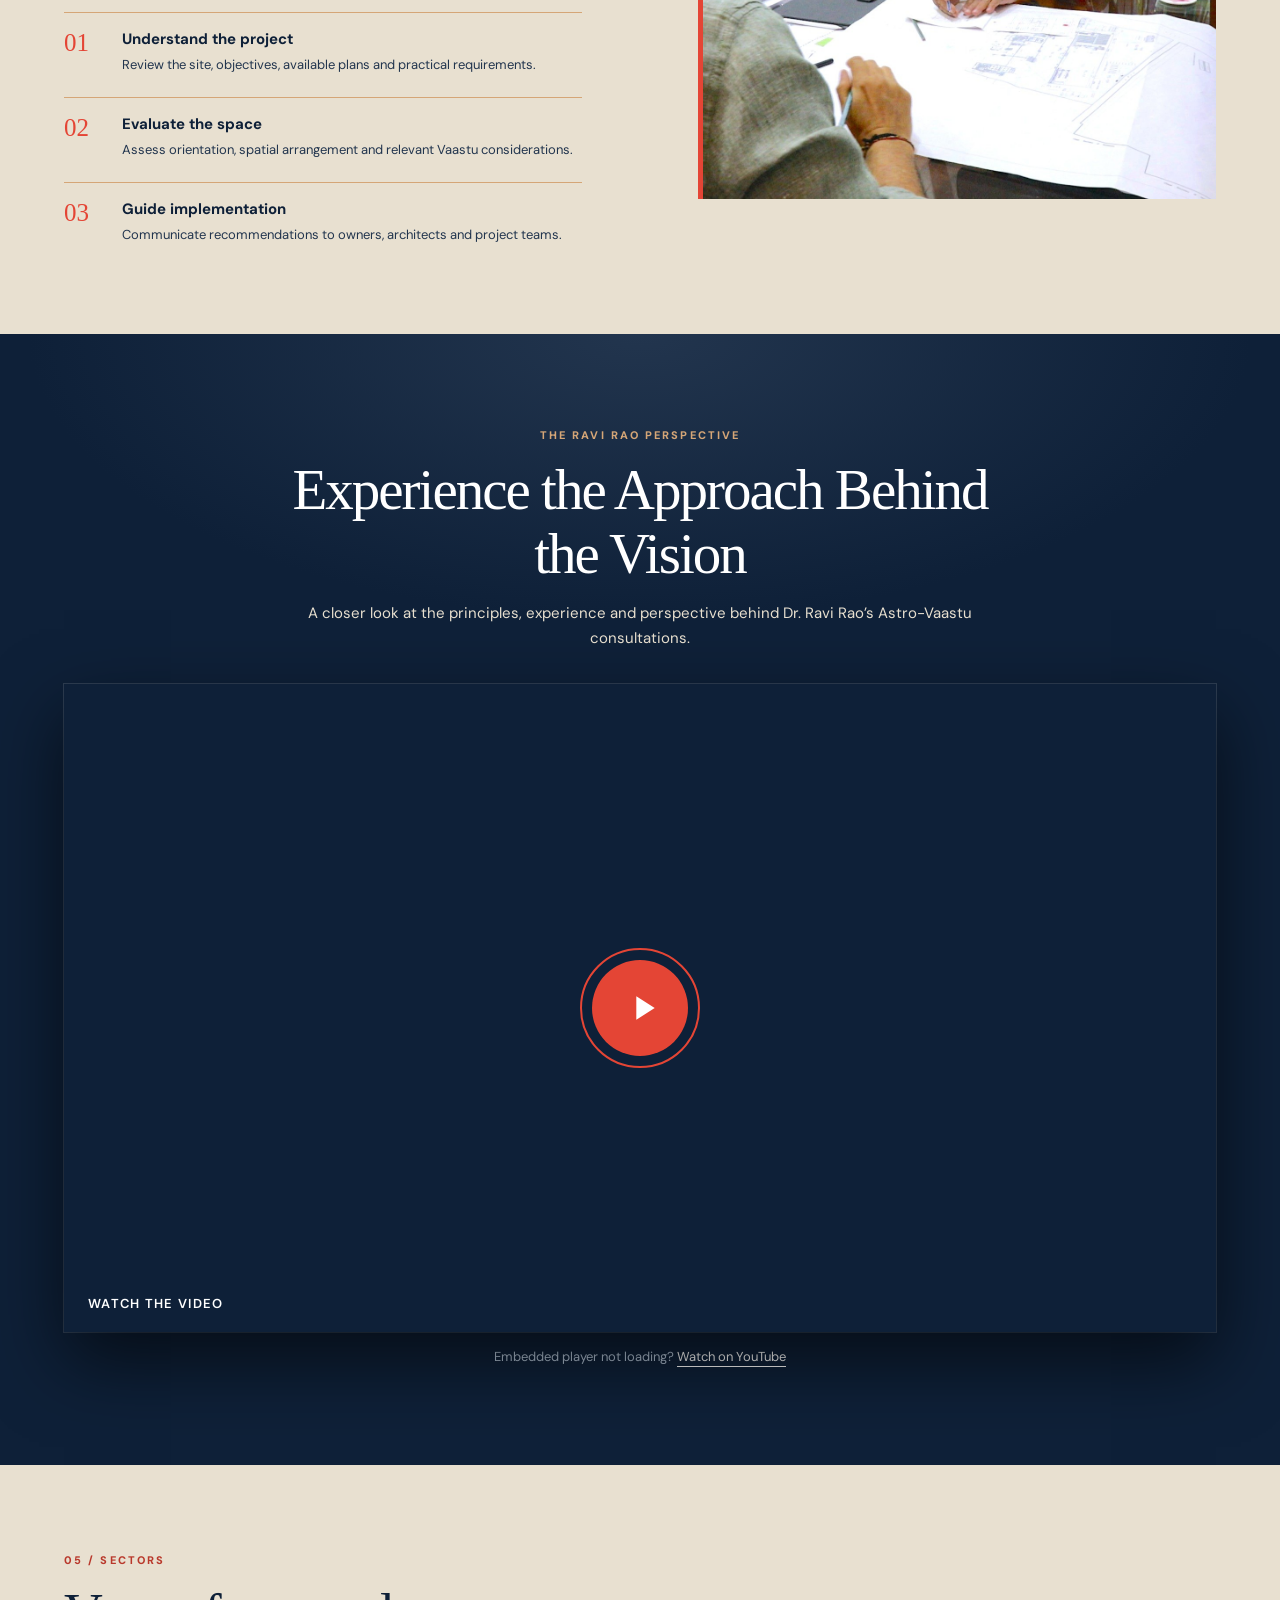
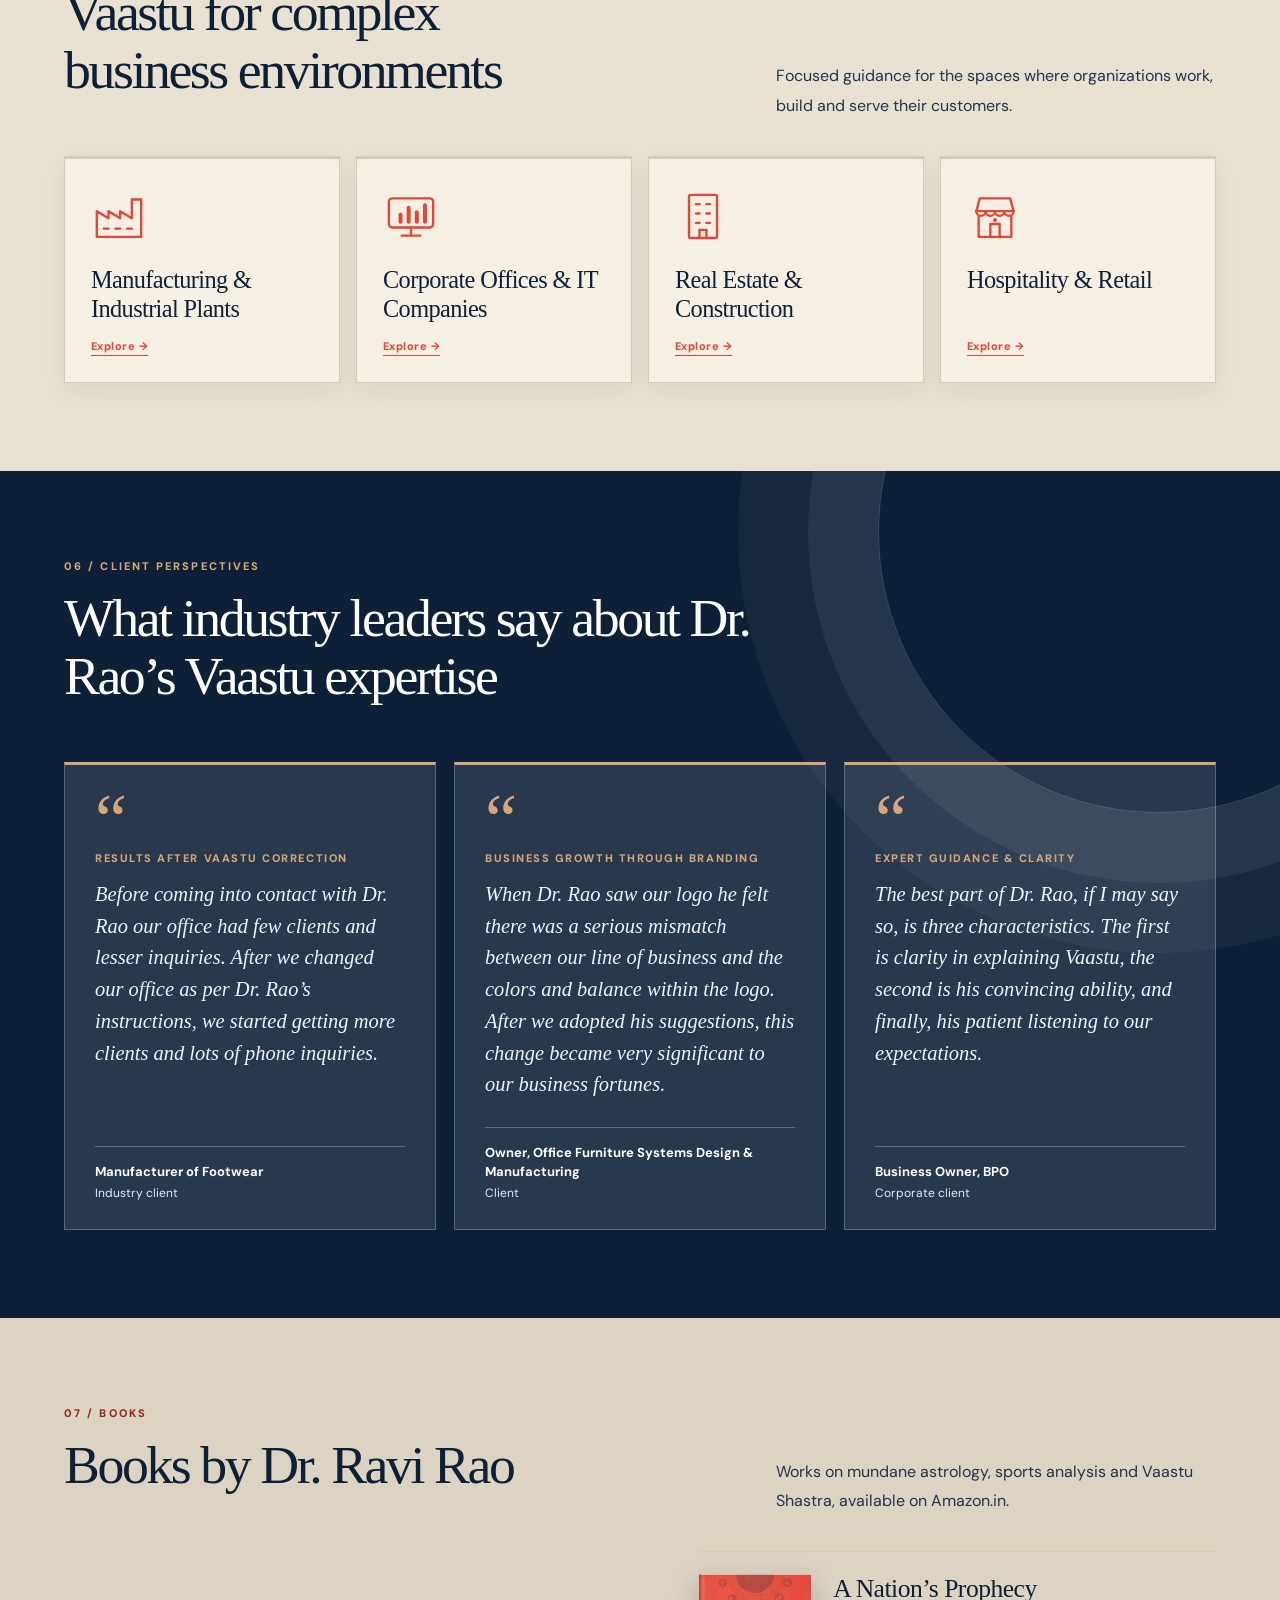
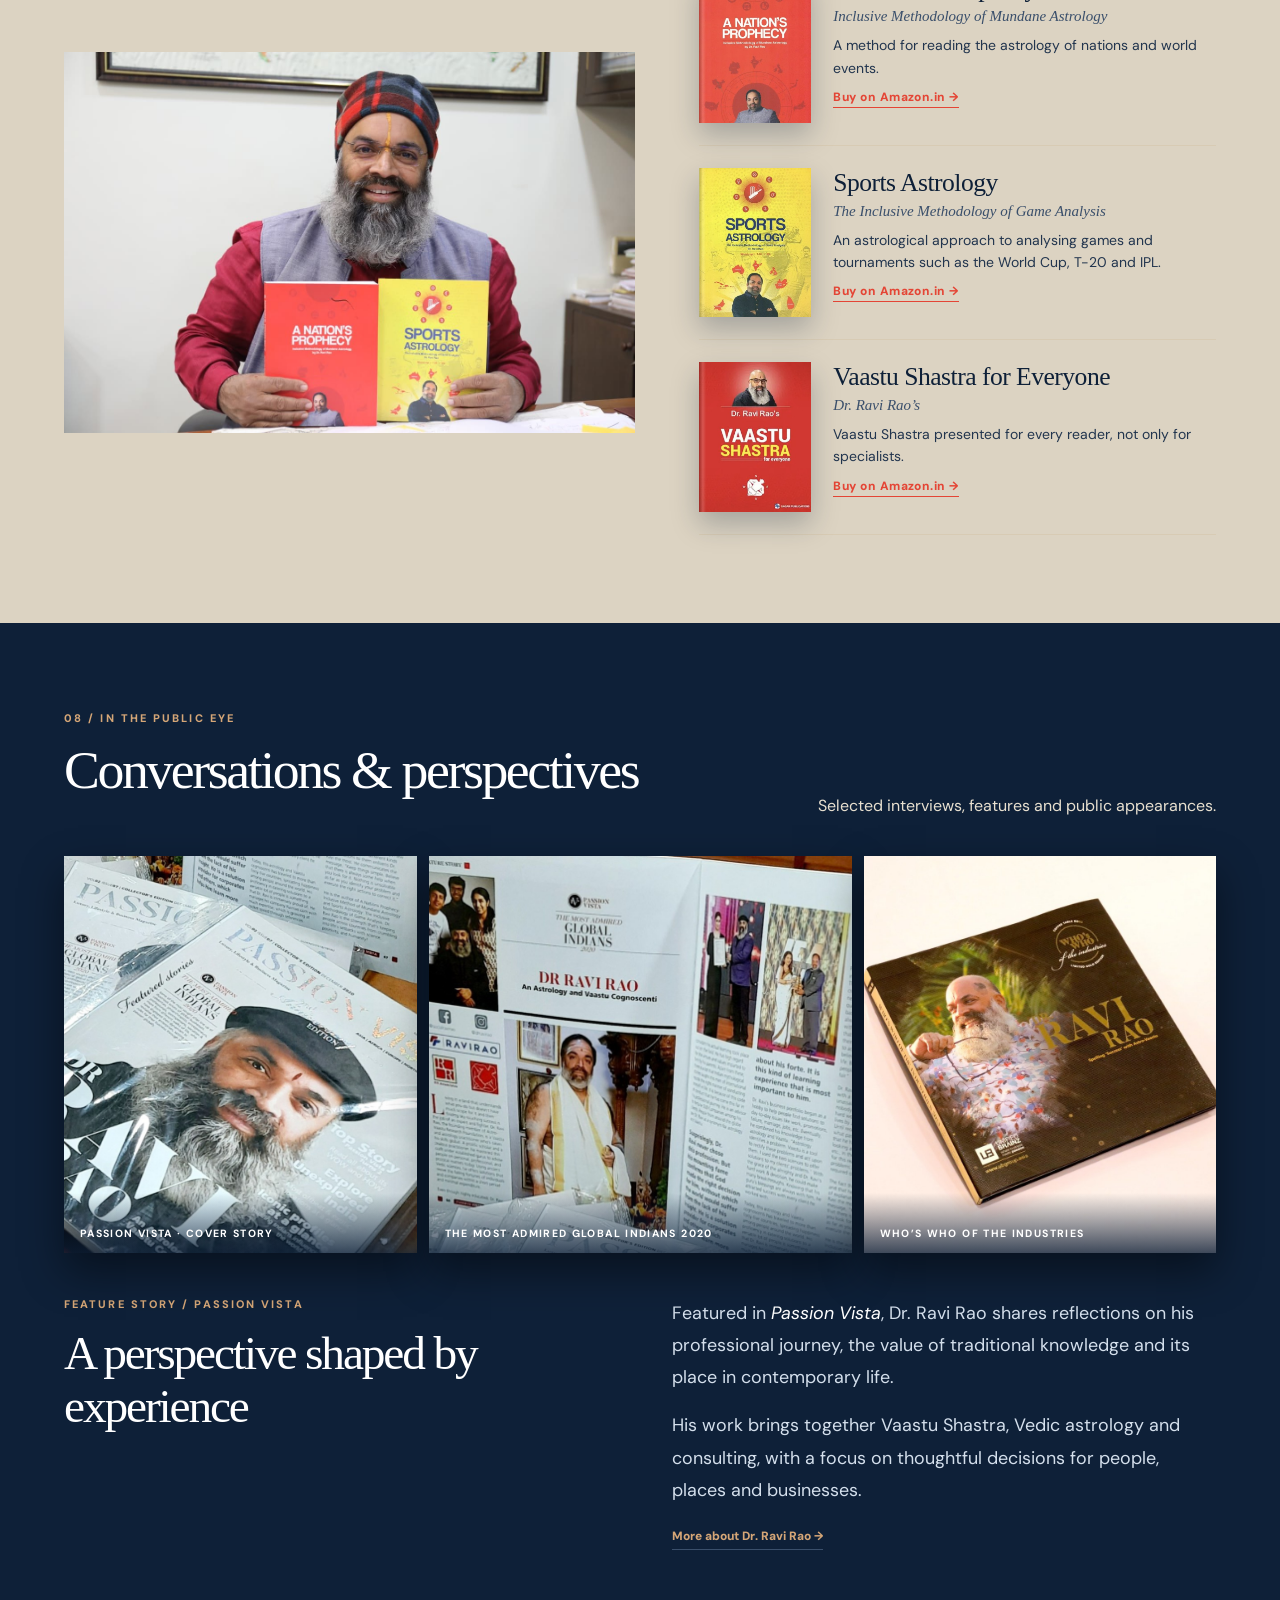
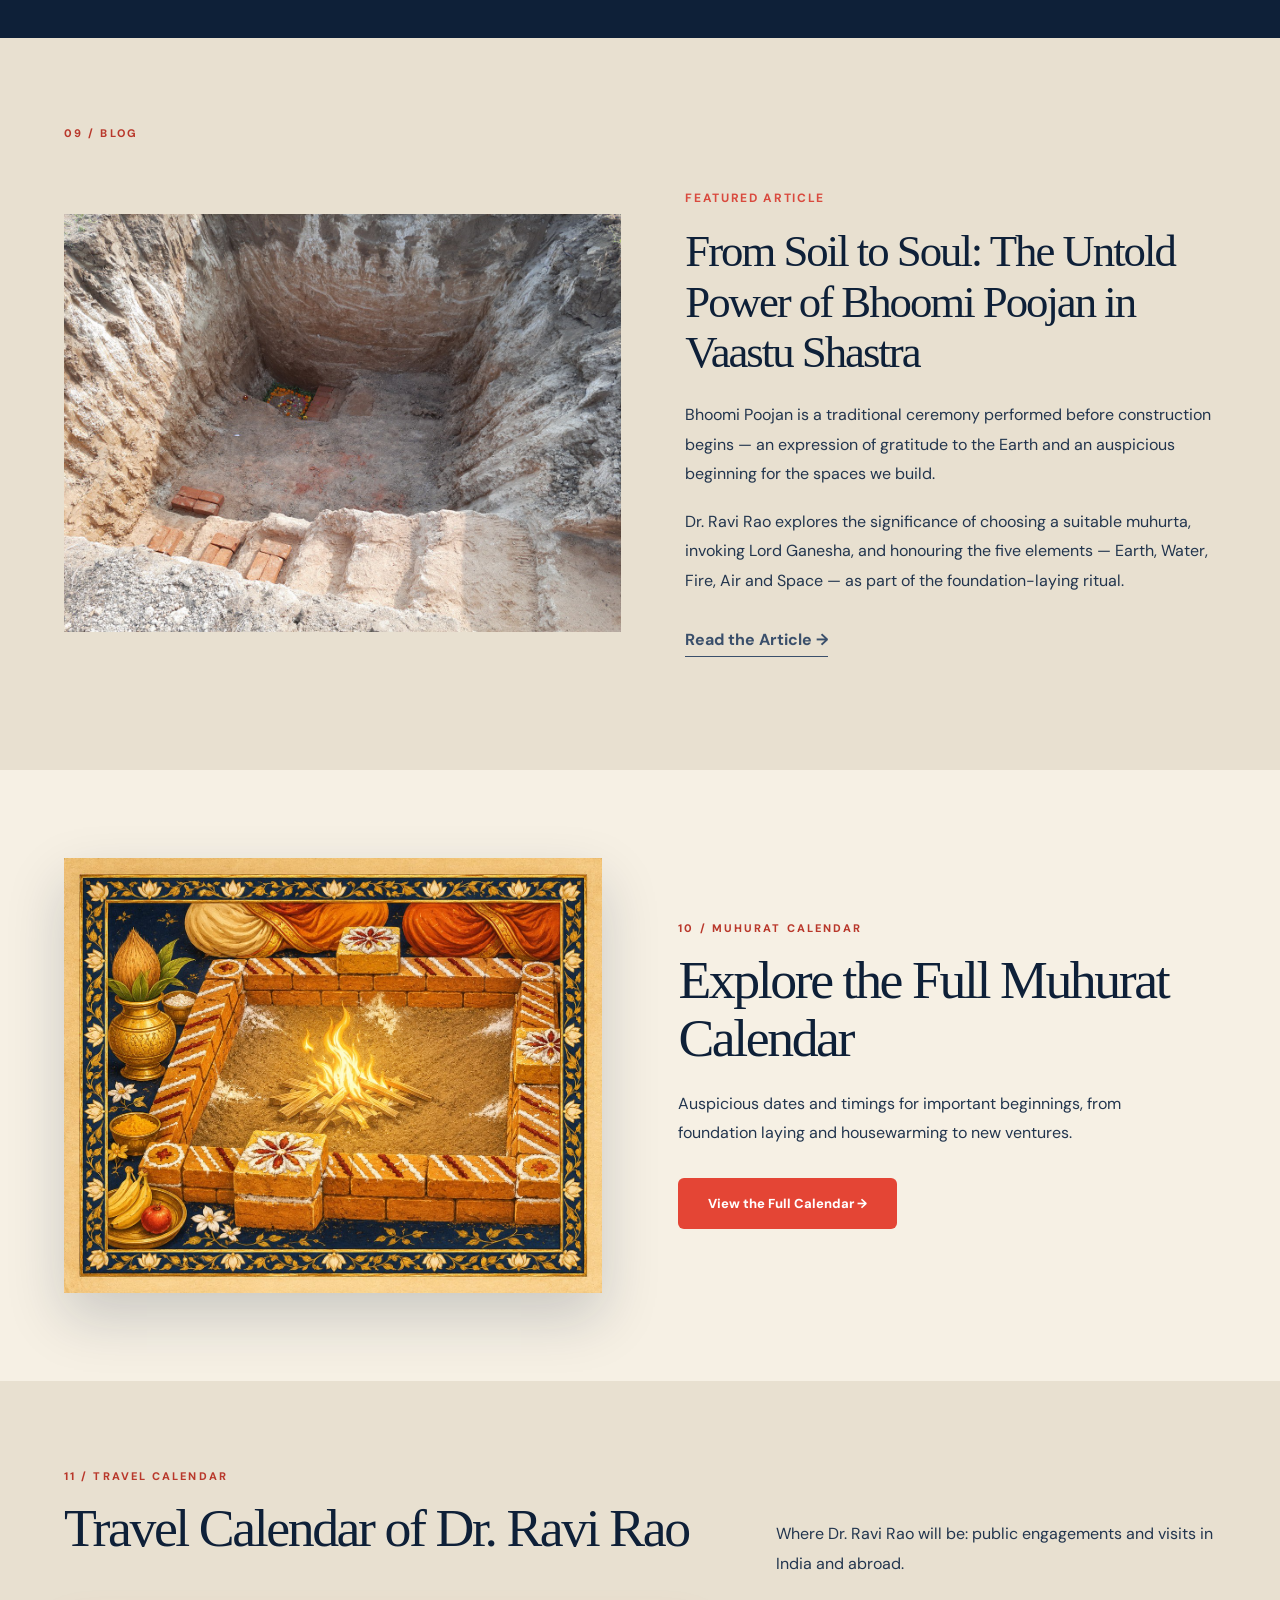
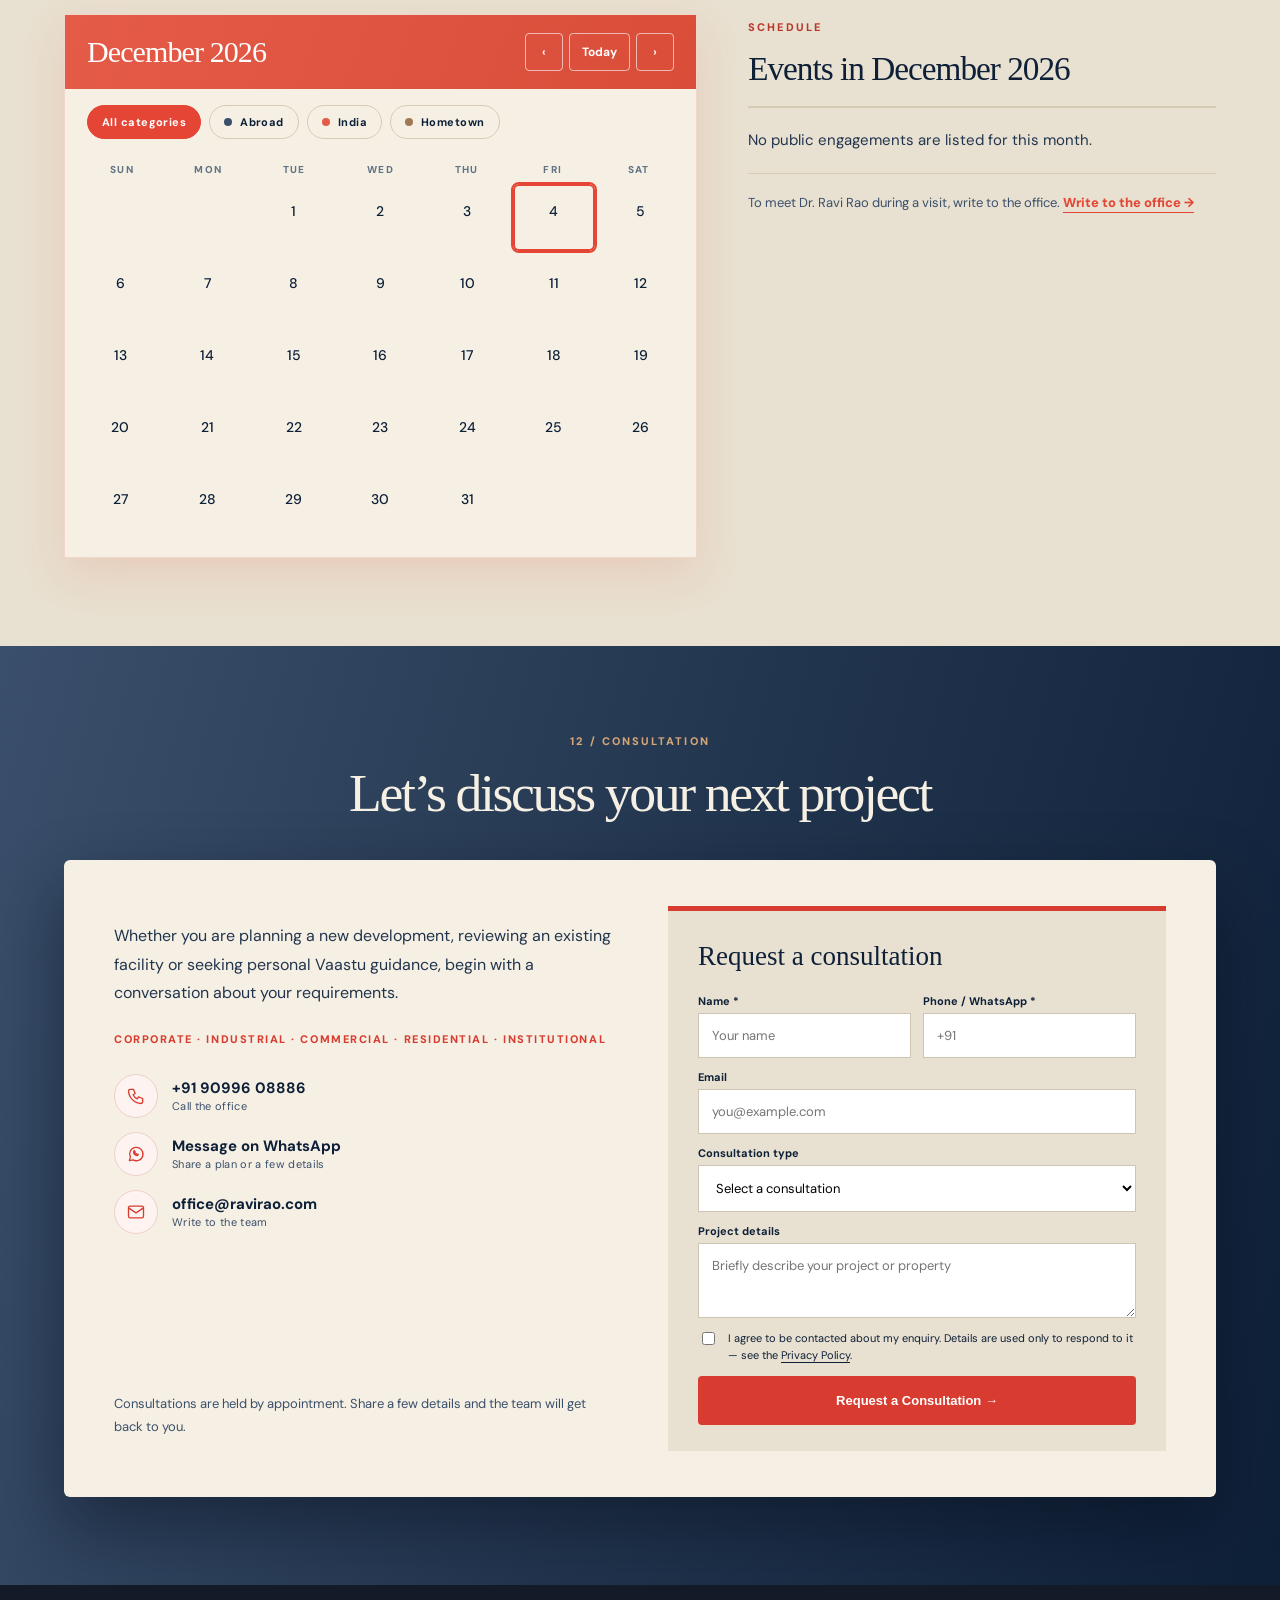
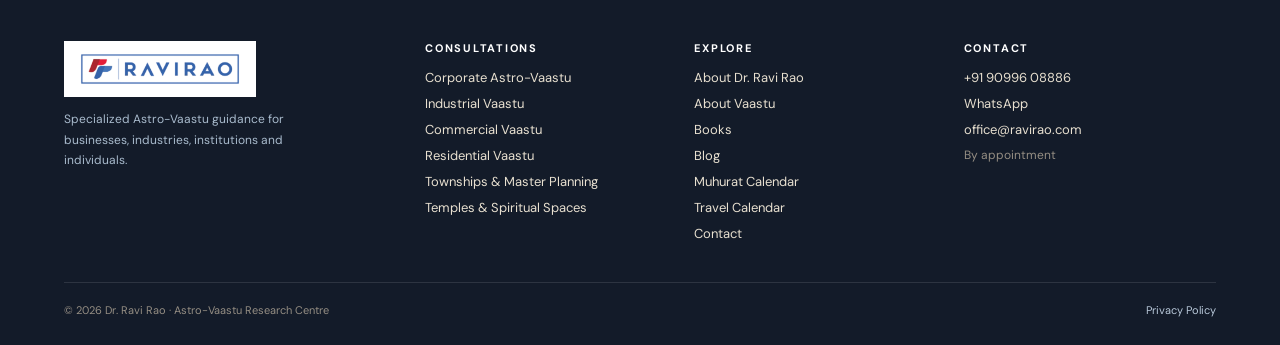
<file: design/homepage/ravirao-homepage/index.html>
<!DOCTYPE html>

<html lang="en"><head><meta charset="utf-8"/><meta content="width=device-width,initial-scale=1" name="viewport"/><title>Dr. Ravi Rao | Astro-Vaastu for Business &amp; Industry</title>
<meta name="description" content="Strategic Astro-Vaastu consulting by Dr. Ravi Rao: 35+ years advising business leaders, industrialists, developers, institutions and private clients.">
<link rel="canonical" href="https://ravirao.com/">
<meta name="theme-color" content="#3663ab">
<meta property="og:type" content="website"><meta property="og:site_name" content="Dr. Ravi Rao">
<meta property="og:title" content="Dr. Ravi Rao | Strategic Astro-Vaastu Consulting for Business &amp; Industry">
<meta property="og:description" content="35+ years of Astro-Vaastu guidance for corporate offices, industrial facilities, commercial and residential developments, townships and temples. Consultations by appointment.">
<meta property="og:url" content="https://ravirao.com/"><meta property="og:image" content="https://ravirao.com/images/og-image.jpg"><meta property="og:image:width" content="1200"><meta property="og:image:height" content="630">
<meta name="twitter:card" content="summary_large_image">
<link rel="preconnect" href="https://fonts.googleapis.com"><link rel="preconnect" href="https://fonts.gstatic.com" crossorigin>
<link href="https://fonts.googleapis.com/css2?family=DM+Sans:wght@400;500;700;800&display=swap" rel="stylesheet">
<script type="application/ld+json">{"@context":"https://schema.org","@type":"ProfessionalService","name":"Dr. Ravi Rao - Astro-Vaastu Consulting","url":"https://ravirao.com/","image":"https://ravirao.com/images/og-image.jpg","email":"office@ravirao.com","telephone":"+91-9099608886","description":"Strategic Astro-Vaastu consulting for corporate offices, industrial facilities, commercial and residential developments, townships and temples.","founder":{"@type":"Person","name":"Dr. Ravi Rao","jobTitle":"Astro-Vaastu Consultant, Vedic Astrologer and Author","url":"https://ravirao.com/"}}</script><style>
:root{--blue:#3a4f6b;--blue2:#617283;--navy:#0e2038;--red:#e45b47;--beige:#e8e0d0;--paper:#f6f0e4;--line:#d8cbb4;--text:#22354e}*{box-sizing:border-box}html{scroll-behavior:smooth}body{margin:0;color:var(--navy);font-family:'DM Sans',sans-serif;background:white}a{text-decoration:none;color:inherit}img{display:block;width:100%;height:100%;object-fit:cover}.wrap{width:min(1180px,90%);margin:auto}.topbar{background:var(--navy);color:#fff;font-size:11px;padding:10px 5%;display:flex;justify-content:space-between;gap:12px}.nav{background:#fff;display:flex;justify-content:space-between;align-items:center;padding:19px 5%;border-bottom:1px solid var(--line);gap:24px}.logo{font:700 29px 'DM Sans',sans-serif;letter-spacing:-.06em;color:var(--blue)}.logo span{color:var(--red)}.links{display:flex;align-items:center;gap:23px;font-size:12px;font-weight:700}.btn{display:inline-flex;align-items:center;justify-content:center;background:var(--red);color:white;padding:15px 23px;border-radius:4px;font-weight:800;font-size:12px;line-height:1.35;gap:12px;transition:transform .2s}.btn:hover{transform:translateY(-2px)}.btn.alt{background:white;color:var(--blue)}.btn.outline{background:transparent;border:1px solid #ffffffb0;color:white}.eyebrow{text-transform:uppercase;letter-spacing:.19em;font-size:11px;font-weight:800;color:var(--red);margin:0 0 16px}.serif{font-family:Georgia,'Times New Roman',serif;letter-spacing:-.045em;font-weight:400}.section{padding:88px 0}.section h2{font-size:clamp(36px,4.2vw,58px);line-height:1.08;margin:0 0 22px}.lead{font-size:16px;line-height:1.85;color:var(--text)}.muted{color:#3a4f6b}.hero{position:relative;overflow:hidden;background:linear-gradient(118deg,#3a4f6b 0%,#3a4f6b 56%,#617283 100%);color:white}.hero:before{content:'';position:absolute;inset:0;background:radial-gradient(circle at 70% 20%,#ffffff24,transparent 45%);pointer-events:none}.hero-grid{position:relative;display:grid;grid-template-columns:1.03fr .97fr;align-items:center;gap:35px;min-height:640px}.hero-copy{padding:70px 0 78px}.hero .eyebrow{color:#d5a677}.hero h1{font-size:clamp(53px,6.2vw,91px);line-height:.99;margin:0 0 26px;max-width:710px}.hero h1 em{font-style:normal;color:#f6f0e4}.hero p{font-size:17px;line-height:1.7;max-width:540px;color:#f6f0e4;margin-bottom:30px}.hero-actions{display:flex;gap:12px;flex-wrap:wrap}.hero-photo{align-self:stretch;position:relative;min-height:580px;overflow:hidden}.hero-photo img{position:absolute;inset:0;filter:saturate(.68);object-position:60% center}.hero-photo:before{content:'';position:absolute;z-index:1;inset:0;background:linear-gradient(90deg,#3a4f6b 0%,transparent 30%),linear-gradient(0deg,#3a4f6b8c,transparent 40%)}.hero-caption{position:absolute;z-index:2;bottom:26px;right:20px;font-size:10px;letter-spacing:.13em;color:white;text-transform:uppercase}.trust{padding:30px 0 40px;border-bottom:1px solid var(--line)}.trust-top{display:flex;align-items:center;gap:25px;margin-bottom:24px}.trust-top b{font-size:11px;text-transform:uppercase;letter-spacing:.15em;white-space:nowrap}.trust-top i{height:1px;background:var(--line);flex:1}.logos{display:grid;grid-template-columns:repeat(6,1fr);gap:10px}.logo-placeholder{border:1px solid #d8cbb4;background:#f6f0e4;min-height:65px;display:flex;align-items:center;justify-content:center;color:#3a4f6b;font-size:12px;font-weight:700;letter-spacing:.02em}.small-note{font-size:11px;color:#617283;margin-top:13px}.about{background:var(--beige)}.about-grid{display:grid;grid-template-columns:.85fr 1.15fr;gap:9%;align-items:center}.about-visual{height:510px;position:relative}.about-visual img{filter:saturate(.75)}.about-visual:after{content:'35+ YEARS OF PRACTICE';position:absolute;right:-25px;bottom:26px;background:var(--blue);color:#fff;padding:18px 24px;font-size:11px;letter-spacing:.14em;font-weight:800}.about h2{max-width:640px}.about .lead{max-width:650px}.text-link{font-size:12px;font-weight:800;color:var(--blue);border-bottom:1px solid var(--blue);padding-bottom:5px;display:inline-block;margin-top:15px}.section-heading{display:flex;justify-content:space-between;align-items:end;gap:30px;margin-bottom:35px}.section-heading p{max-width:440px;margin:0}.services-grid{display:grid;grid-template-columns:repeat(4,1fr);gap:16px}.service{border:1px solid #d8cbb4;background:#fff;overflow:hidden;min-height:365px;display:flex;flex-direction:column}.service.feature{grid-column:span 2;display:grid;grid-template-columns:1fr 1fr;background:#f6f0e4}.service .pic{height:178px;overflow:hidden}.service.feature .pic{height:100%;min-height:365px;order:2}.service .pic img{transition:transform .5s}.service:hover img{transform:scale(1.04)}.service-content{padding:23px;display:flex;flex-direction:column;flex:1}.service h3{font:normal 26px/1.13 Georgia,serif;letter-spacing:-.03em;margin:0 0 12px}.service p{font-size:12px;line-height:1.65;color:var(--text);margin:0 0 17px}.service a{font-size:11px;font-weight:800;color:var(--red);margin-top:auto}.service:nth-child(5){grid-column:span 2;display:grid;grid-template-columns:1fr 1fr}.service:nth-child(5) .pic{height:100%;min-height:250px;order:2}.method{background:var(--paper)}.method-grid{display:grid;grid-template-columns:1fr 1fr;gap:10%;align-items:center}.method-image{height:430px}.steps{display:grid;gap:22px;margin-top:30px}.step{display:grid;grid-template-columns:42px 1fr;gap:16px;border-top:1px solid #d5a677;padding-top:16px}.step b{font:normal 25px Georgia,serif;color:var(--red)}.step h3{margin:0 0 5px;font-size:15px}.step p{margin:0;font-size:13px;line-height:1.65;color:var(--text)}.industries{background:var(--navy);color:white}.industries .eyebrow{color:#d5a677}.industries .lead{color:#e8e0d0}.industry-grid{display:grid;grid-template-columns:repeat(3,1fr);gap:14px}.industry{position:relative;min-height:215px;overflow:hidden;background:#22354e}.industry img{filter:saturate(.55);transition:transform .5s}.industry:hover img{transform:scale(1.04)}.industry:after{content:'';position:absolute;inset:0;background:linear-gradient(0deg,#0e2038e8,transparent 75%)}.industry strong{position:absolute;z-index:1;left:22px;bottom:21px;font:normal 24px Georgia,serif}.testimonial-grid{display:grid;grid-template-columns:repeat(3,1fr);gap:18px}.quote{padding:30px;border:1px solid #d8cbb4;background:#fff}.quote .mark{font:55px Georgia,serif;color:var(--red);line-height:.7}.quote p{font:normal 20px/1.5 Georgia,serif;color:var(--navy);margin:20px 0}.quote small{font-size:11px;color:#3a4f6b}.philosophy{background:var(--beige)}.philosophy-grid{display:grid;grid-template-columns:1fr 1fr;align-items:center;gap:9%}.elements{display:grid;grid-template-columns:repeat(5,1fr);gap:7px;margin:28px 0}.element{background:#fff;padding:20px 5px;text-align:center;border:1px solid #d8cbb4}.element span{font:32px Georgia,serif;color:var(--red);display:block;margin-bottom:8px}.element b{font-size:10px}.philosophy-art{height:425px;position:relative;overflow:hidden}.philosophy-art img{filter:saturate(.6)}.media-grid{display:grid;grid-template-columns:1.5fr 1fr 1fr;gap:16px}.media-card{border:1px solid #d8cbb4;background:white}.media-card .pic{height:195px}.media-card:first-child .pic{height:250px}.media-card .body{padding:22px}.media-card small{font-size:10px;letter-spacing:.13em;color:var(--red);font-weight:800;text-transform:uppercase}.media-card h3{font:normal 24px/1.2 Georgia,serif;margin:10px 0}.journal{background:#f6f0e4}.journal-grid{display:grid;grid-template-columns:repeat(3,1fr);gap:16px}.journal-card{background:#fff;border:1px solid #d8cbb4}.journal-card .pic{height:190px}.journal-card .body{padding:21px}.journal-card small{font-size:10px;color:var(--red);font-weight:800;letter-spacing:.12em}.journal-card h3{font:normal 23px/1.2 Georgia,serif;margin:12px 0}.journal-card p{font-size:12px;line-height:1.7;color:var(--text)}.contact{background:linear-gradient(110deg,#3a4f6b,#0e2038);color:white;position:relative;overflow:hidden}.contact:before{content:'';position:absolute;width:600px;height:600px;border:1px solid #ffffff22;border-radius:50%;right:-180px;top:-200px;box-shadow:0 0 0 80px #ffffff09,0 0 0 160px #ffffff06}.contact-grid{display:grid;grid-template-columns:1fr .85fr;gap:10%;position:relative;align-items:center}.contact h2{max-width:600px}.contact p{line-height:1.8;color:#e8e0d0}.form{background:white;color:var(--navy);padding:30px;display:grid;gap:12px;box-shadow:0 20px 60px #0e203833}.form h3{font:normal 27px Georgia,serif;margin:0 0 10px}.form label{font-size:11px;font-weight:700}.form input,.form select,.form textarea{width:100%;padding:13px;border:1px solid #d8cbb4;font:13px 'DM Sans',sans-serif;background:#fff}.form textarea{min-height:75px;resize:vertical}.form button{border:0;cursor:pointer}.form-note{font-size:10px;color:#617283}.footer{background:#131b29;color:#e8e0d0;padding:45px 0}.footer-inner{display:flex;justify-content:space-between;gap:20px;align-items:center;font-size:12px}.footer .logo{color:#fff}.footer-links{display:flex;gap:20px}.placeholder{background:#d8cbb4;display:flex;align-items:center;justify-content:center;text-align:center;padding:20px;color:#3a4f6b;font-size:12px;line-height:1.5}.notice{background:#f6f0e4;color:#73553d;border-bottom:1px solid #d8cbb4;font-size:11px;text-align:center;padding:8px 15px}
@media(max-width:1000px){.links{display:none}.hero-grid,.about-grid,.method-grid,.philosophy-grid,.contact-grid{grid-template-columns:1fr}.hero-photo{min-height:350px}.hero-copy{padding:60px 0 20px}.services-grid{grid-template-columns:repeat(2,1fr)}.service.feature{grid-column:span 2}.service:nth-child(5){grid-column:span 2}.media-grid{grid-template-columns:1fr 1fr}.media-card:first-child{grid-column:span 2}.logos{grid-template-columns:repeat(3,1fr)}.about-visual{max-width:560px}.contact-grid{gap:40px}}@media(max-width:640px){.topbar{font-size:9px}.nav{padding:15px 5%}.nav .btn{font-size:10px;padding:11px}.hero h1{font-size:53px}.hero-photo{min-height:290px}.section{padding:60px 0}.section-heading{display:block}.services-grid,.industry-grid,.testimonial-grid,.journal-grid,.media-grid{grid-template-columns:1fr}.service.feature,.service:nth-child(5){grid-column:span 1;display:flex}.service.feature .pic,.service:nth-child(5) .pic{order:0;min-height:0;height:190px}.industry{min-height:190px}.media-card:first-child{grid-column:span 1}.logos{grid-template-columns:repeat(2,1fr)}.elements{grid-template-columns:repeat(5,1fr)}.element{padding:12px 2px}.element span{font-size:24px}.element b{font-size:9px}.footer-inner{flex-direction:column;align-items:flex-start}.about-visual{height:380px}.about-visual:after{right:0}}


/* V2 — deliberate red accents, consistent with the original Ravi Rao palette */
:root{--red:#e44535}
.topbar{background:var(--red)}
.hero{background:linear-gradient(116deg,#3a4f6b 0%,#3a4f6b 54%,#617283 100%)}
.hero .eyebrow:before{content:'';display:inline-block;width:32px;height:2px;background:#ff6555;vertical-align:middle;margin-right:12px}
.hero h1:after{content:'';display:block;width:78px;height:4px;background:var(--red);margin-top:27px}
.trust{border-top:4px solid var(--red)}
.about-visual:after{background:var(--red)}
.service.feature{background:#f6f0e4;border-top:4px solid var(--red)}
.service:not(.feature){border-top:3px solid transparent}
.service:not(.feature):hover{border-top-color:var(--red)}
.service a{border-bottom:1px solid currentColor;width:max-content;padding-bottom:4px}
.method-image{border-left:5px solid var(--red)}
.industries{background:linear-gradient(120deg,#0e2038,#22354e)}
.industries .section-heading h2:after{content:'';display:block;width:70px;height:3px;background:var(--red);margin-top:18px}
.industry:before{content:'';position:absolute;z-index:2;left:0;top:0;width:46px;height:4px;background:var(--red)}
.quote{border-top:4px solid var(--red)}
.philosophy-art{border-bottom:5px solid var(--red)}
.media-card:first-child{border-top:4px solid var(--red)}
.journal-card{border-bottom:3px solid var(--red)}
.contact{background:linear-gradient(110deg,#3a4f6b 0%,#22354e 55%,#0e2038 100%);border-top:7px solid var(--red)}
.contact .form{border-top:5px solid var(--red)}
.red-statement{background:linear-gradient(105deg,#d83c30 0%,#e44535 57%,#c7352d 100%);color:#fff;padding:40px 0;position:relative;overflow:hidden}
.red-statement:after{content:'';position:absolute;width:270px;height:270px;border:1px solid #ffffff30;border-radius:50%;right:-55px;top:-130px;box-shadow:0 0 0 55px #ffffff0a,0 0 0 110px #ffffff08}
.red-statement-inner{position:relative;z-index:1;display:grid;grid-template-columns:1.3fr 1fr;align-items:center;gap:55px}
.red-statement h2{font:normal clamp(28px,3.5vw,45px)/1.15 Georgia,serif;letter-spacing:-.035em;margin:0}
.red-statement p{font-size:14px;line-height:1.7;margin:0;color:#fff4f2}
@media(max-width:700px){.red-statement-inner{grid-template-columns:1fr;gap:14px}.red-statement{padding:35px 0}}


/* HERO: independently editable image, overlay and foreground text */
.hero.hero--full-background{background-image:linear-gradient(90deg,rgba(14,32,56,.94) 0%,rgba(34,53,78,.80) 33%,rgba(34,53,78,.31) 63%,rgba(14,32,56,.06) 100%),url('../images/hero-architecture-background.png');background-position:center center;background-size:cover;background-repeat:no-repeat;min-height:630px;}
.hero.hero--full-background:before{background:none;}
.hero.hero--full-background .hero-grid{display:flex;align-items:center;min-height:630px;}
.hero.hero--full-background .hero-copy{max-width:810px;position:relative;z-index:2;padding:105px 0;}
.hero.hero--full-background h1{font-size:clamp(45px,5.5vw,76px);}
@media(max-width:760px){.hero.hero--full-background{background-position:63% center;min-height:600px}.hero.hero--full-background .hero-grid{min-height:600px}.hero.hero--full-background .hero-copy{padding:75px 0}.hero.hero--full-background{background-image:linear-gradient(90deg,rgba(14,32,56,.94),rgba(34,53,78,.72)),url('../images/hero-architecture-background.png')}}

/* Approved hero revision: independent background image, gradient and editable copy */
.hero.hero--full-background{background-image:none!important;background-color:#0e2038;position:relative;isolation:isolate;min-height:630px}
.hero.hero--full-background::before{content:"";position:absolute;inset:0;background:url('../images/hero-architecture-background.png') center center/cover no-repeat;z-index:-2}
.hero.hero--full-background::after{content:"";position:absolute;inset:0;background:linear-gradient(90deg,rgba(14,32,56,.96) 0%,rgba(14,32,56,.83) 31%,rgba(34,53,78,.34) 63%,rgba(14,32,56,.04) 100%);z-index:-1}
.hero.hero--full-background .hero-grid{display:flex;align-items:center;min-height:630px}
.hero.hero--full-background .hero-copy{max-width:900px;position:relative;padding:95px 0 105px}
.hero.hero--full-background h1{font-family:Georgia,serif;font-size:clamp(42px,4.3vw,70px);line-height:1.08;max-width:900px;margin-bottom:26px}
.hero.hero--full-background h1:after{display:none}
.hero.hero--full-background p{font-size:clamp(16px,1.45vw,21px);line-height:1.58;max-width:730px;font-style:italic;color:#fff7ec}
.hero.hero--full-background .hero-actions{gap:26px;align-items:center}
.hero.hero--full-background .hero-actions .btn{background:#ed4d3c;color:#fff;border-radius:9px;padding:17px 25px;font-weight:700}
.hero-text-link{color:#fff;font-weight:700;font-size:16px;text-decoration:underline;text-decoration-color:#ed4d3c;text-underline-offset:7px;text-decoration-thickness:2px}
.about-visual:after{content:'35+ YEARS OF EXPERIENCE'}
@media(max-width:760px){.hero.hero--full-background::before{background-position:64% center}.hero.hero--full-background::after{background:linear-gradient(90deg,rgba(14,32,56,.95),rgba(14,32,56,.77))}.hero.hero--full-background .hero-copy{padding:75px 0}.hero.hero--full-background h1{font-size:clamp(38px,9vw,55px)}.hero.hero--full-background .hero-actions{gap:20px}}

/* Repair: guaranteed distinct layers; no destructive layout overrides */
.hero.hero--full-background{background:#0e2038;position:relative;isolation:isolate;min-height:630px}
.hero.hero--full-background::before{content:"";position:absolute;inset:0;z-index:-2;background:url('../images/hero-architecture-background.png') center/cover no-repeat}
.hero.hero--full-background::after{content:"";position:absolute;inset:0;z-index:-1;background:linear-gradient(90deg,rgba(14,32,56,.96),rgba(14,32,56,.84) 35%,rgba(34,53,78,.36) 70%,rgba(14,32,56,.08))}
.hero.hero--full-background .hero-grid{display:flex;align-items:center;min-height:630px}
.hero.hero--full-background .hero-copy{max-width:850px;padding:95px 0 105px;position:relative;z-index:1}
.hero.hero--full-background h1{font:400 clamp(42px,4.4vw,70px)/1.08 Georgia,serif;max-width:850px;letter-spacing:-.035em;margin-bottom:25px}
.hero.hero--full-background h1::after{display:none}
.hero.hero--full-background p{font:italic clamp(17px,1.45vw,21px)/1.55 Georgia,serif;max-width:680px;color:#fff8ef;margin-bottom:30px}
.hero.hero--full-background .hero-actions{align-items:center;gap:28px}
.hero.hero--full-background .hero-actions .btn{background:#ed4d3c;color:white;border-radius:8px;padding:17px 26px;font-size:14px}
.hero-text-link{color:#fff;font-size:15px;font-weight:700;text-decoration:underline;text-decoration-color:#ed4d3c;text-decoration-thickness:2px;text-underline-offset:7px}
@media(max-width:760px){.hero.hero--full-background{min-height:580px}.hero.hero--full-background .hero-grid{min-height:580px}.hero.hero--full-background .hero-copy{padding:75px 0}.hero.hero--full-background h1{font-size:clamp(38px,8vw,55px)}.hero.hero--full-background::before{background-position:63% center}.hero.hero--full-background::after{background:linear-gradient(90deg,rgba(14,32,56,.96),rgba(14,32,56,.76))}}

/* Six-service balanced grid — approved homepage refinement */
#services .services-grid{display:grid;grid-template-columns:repeat(3,minmax(0,1fr));gap:20px;align-items:stretch}
#services .service--uniform{display:flex;flex-direction:column;grid-column:auto;min-width:0;min-height:420px;background:#fff;border:1px solid #d8cbb4;border-top:3px solid transparent}
#services .service--uniform .pic{height:205px;min-height:205px;order:0;flex:none}
#services .service--uniform .pic img{height:100%;width:100%;object-fit:cover}
#services .service--uniform .service-content{padding:25px;flex:1}
#services .service--uniform h3{font-size:clamp(23px,2.1vw,30px)}
#services .service--uniform p{font-size:13px}
#services .service--featured{background:#f6f0e4;border-top:4px solid var(--red)}
#services .service--featured .eyebrow{font-size:10px;margin-bottom:12px}
#services .service--uniform:hover{border-top-color:var(--red)}
@media(max-width:900px){#services .services-grid{grid-template-columns:repeat(2,minmax(0,1fr))}}
@media(max-width:600px){#services .services-grid{grid-template-columns:1fr}#services .service--uniform{min-height:0}#services .service--uniform .pic{height:210px;min-height:210px}}

/* FIX: override legacy fifth-card split layout without changing any other section. */
#services .services-grid > .service.service--uniform,
#services .services-grid > .service.service--uniform:nth-child(5){
  grid-column:auto; display:flex; flex-direction:column; grid-template-columns:none;
  min-width:0; min-height:420px;
}
#services .services-grid > .service.service--uniform .pic,
#services .services-grid > .service.service--uniform:nth-child(5) .pic{
  order:0; height:205px; min-height:205px; width:100%; flex:0 0 205px;
}
#services .services-grid > .service.service--uniform .service-content{order:1; flex:1;}
@media(max-width:600px){#services .services-grid > .service.service--uniform,#services .services-grid > .service.service--uniform:nth-child(5){min-height:0}}


/* HERO VARIANTS: DOM layers, independently editable */
.hero.hero--full-background,.hero.hero--right-photo{position:relative;isolation:isolate;background:#0e2038!important;min-height:620px;overflow:hidden}
.hero.hero--full-background::before,.hero.hero--full-background::after,.hero.hero--right-photo::before,.hero.hero--right-photo::after{content:none!important;display:none!important}
.hero .hero-background-layer{position:absolute;inset:0;z-index:0;pointer-events:none}
.hero .hero-background-layer img{width:100%;height:100%;object-fit:cover;object-position:center center;display:block}
.hero .hero-overlay-layer{position:absolute;inset:0;z-index:1;pointer-events:none;background:linear-gradient(90deg,rgba(14,32,56,.97) 0%,rgba(14,32,56,.86) 37%,rgba(34,53,78,.34) 72%,rgba(14,32,56,.08) 100%)}
.hero.hero--full-background .hero-grid,.hero.hero--right-photo .hero-grid{position:relative;z-index:2;display:flex;align-items:center;min-height:620px}
.hero.hero--full-background .hero-copy,.hero.hero--right-photo .hero-copy{max-width:850px;padding:95px 0 105px;position:relative;z-index:2}
.hero.hero--full-background h1,.hero.hero--right-photo h1{font:400 clamp(42px,4.4vw,70px)/1.08 Georgia,serif;letter-spacing:-.035em;margin:0 0 25px;max-width:850px}
.hero.hero--full-background h1::after,.hero.hero--right-photo h1::after{display:none}
.hero.hero--full-background p,.hero.hero--right-photo p{font:italic clamp(17px,1.45vw,21px)/1.55 Georgia,serif;max-width:680px;color:#fff8ef;margin-bottom:30px}
.hero.hero--full-background .hero-actions,.hero.hero--right-photo .hero-actions{align-items:center;gap:28px}
.hero.hero--full-background .hero-actions .btn,.hero.hero--right-photo .hero-actions .btn{background:#ed4d3c;color:white;border-radius:8px;padding:17px 26px;font-size:14px}
.hero.hero--right-photo{background:linear-gradient(112deg,#22354e,#487cc2)!important}
.hero.hero--right-photo .hero-background-layer{left:48%;right:0;overflow:hidden}
.hero.hero--right-photo .hero-overlay-layer{background:linear-gradient(90deg,#0e2038 0%,#2d65a2 44%,rgba(34,53,78,.45) 57%,rgba(14,32,56,.04) 78%)}
.hero.hero--right-photo .hero-copy{max-width:690px}
.hero.hero--right-photo h1{font-size:clamp(40px,4vw,65px)}
.hero.hero--right-photo p{max-width:590px}
/* Video showcase: 16:9 responsive player with independent YouTube URL configuration */
.video-feature{background:#e8e0d0;padding:94px 0 100px}
.video-feature .video-heading{text-align:center;max-width:760px;margin:0 auto 32px}
.video-feature h2{font:400 clamp(35px,4.5vw,57px)/1.12 Georgia,serif;letter-spacing:-.035em;color:#0e2038;margin:0 0 15px}
.video-feature .video-heading p{font:15px/1.7 'DM Sans',sans-serif;color:#22354e}
.video-feature .video-frame{position:relative;aspect-ratio:16/9;background:#0e2038;overflow:hidden;box-shadow:0 24px 60px rgba(14,32,56,.19)}
.video-feature .video-frame iframe{position:absolute;inset:0;width:100%;height:100%;border:0}
.video-feature .video-poster{position:absolute;inset:0;display:flex;flex-direction:column;justify-content:center;align-items:center;gap:20px;color:#fff;background:linear-gradient(90deg,rgba(14,32,56,.76),rgba(14,32,56,.35)),url('.. /images/hero-architecture-background.png') center/cover no-repeat;background-image:linear-gradient(90deg,rgba(14,32,56,.76),rgba(14,32,56,.35)),url('../images/hero-architecture-background.png')}
.video-feature .video-play{display:grid;place-items:center;width:86px;height:86px;border-radius:50%;background:#e45b47;font-size:35px;color:#fff}
.video-feature .video-poster p{margin:0 15px;text-align:center;font-size:14px}
@media(max-width:760px){.hero.hero--full-background,.hero.hero--right-photo{min-height:580px}.hero.hero--full-background .hero-grid,.hero.hero--right-photo .hero-grid{min-height:580px}.hero.hero--full-background .hero-copy,.hero.hero--right-photo .hero-copy{padding:75px 0}.hero.hero--full-background h1,.hero.hero--right-photo h1{font-size:clamp(36px,8vw,55px)}.hero.hero--full-background .hero-background-layer img{object-position:62% center}.hero.hero--right-photo .hero-background-layer{left:0;opacity:.48}.hero.hero--right-photo .hero-overlay-layer{background:linear-gradient(90deg,rgba(14,32,56,.95),rgba(14,32,56,.75))}.video-feature{padding:65px 0}}

/* Real supplied photography — isolated overrides, existing layout unchanged */
.hero.hero--full-background::before{background-image:url('../images/hero-industrial-real.jpg')!important;background-position:center 54%!important}
.hero.hero--full-background .hero-background-layer{position:absolute;inset:0;z-index:0}
.hero.hero--full-background .hero-background-layer img{width:100%;height:100%;object-fit:cover;object-position:center 54%}
.hero.hero--full-background .hero-overlay-layer{position:absolute;inset:0;z-index:1;background:linear-gradient(90deg,rgba(14,32,56,.96) 0%,rgba(14,32,56,.83) 38%,rgba(34,53,78,.35) 74%,rgba(14,32,56,.09) 100%)}
.hero.hero--full-background .hero-grid{z-index:2}
.hero-photo img{object-position:center center}
.about-visual{overflow:visible}
.about-visual>img{width:100%;height:100%;object-fit:cover;object-position:50% 30%;filter:none}
@media(max-width:760px){.hero.hero--full-background .hero-overlay-layer{background:linear-gradient(90deg,rgba(14,32,56,.94),rgba(14,32,56,.76))}}

/* FINAL Expert update: preserve existing layout and palette */
.about-visual img{filter:none;object-fit:cover;object-position:48% center}
.about-visual:after{content:'35+ YEARS OF EXPERIENCE';background:#d75040;color:#fff}
.about{background:#e8e0d0;color:#0e2038}
.about .lead{color:#22354e;font-style:normal;font-weight:400}
.about h2{font-family:'Instrument Serif',Georgia,serif;color:#0e2038;font-weight:400;font-style:normal;letter-spacing:-.035em;font-size:clamp(35px,3.65vw,57px)}
.about h2 em{font-style:italic;font-weight:400}
.about .text-link{color:#3a4f6b;border-bottom-color:#3a4f6b}
/* Both hero variants use the supplied industrial site photo */
.hero.hero--full-background::before{background-image:url('../images/hero-industrial-real.jpg')!important}
.hero.hero--full-background{background-image:linear-gradient(90deg,rgba(14,32,56,.92),rgba(14,32,56,.68) 55%,rgba(34,53,78,.18)),url('../images/hero-industrial-real.jpg')!important;background-size:cover!important;background-position:center!important}
.hero-photo img{filter:none}
.video-frame iframe{display:block;width:100%;height:100%;border:0;aspect-ratio:16/9}


/* Services mosaic — isolated override; no changes to other sections */
#services .services-grid{display:grid;grid-template-columns:repeat(12,minmax(0,1fr));grid-auto-flow:row;gap:18px;align-items:stretch}
#services .services-grid>.service.service--uniform{grid-column:span 4;display:flex;flex-direction:column;min-height:390px;border:1px solid #dbe1e6;background:#fff;position:relative;overflow:hidden}
#services .services-grid>.service.service--uniform:nth-child(1){grid-column:span 7;min-height:440px;display:grid;grid-template-columns:1.05fr .95fr;background:#f6f0e4;border-top:4px solid #e45b47}
#services .services-grid>.service.service--uniform:nth-child(2){grid-column:span 5;min-height:440px}
#services .services-grid>.service.service--uniform:nth-child(3){grid-column:span 4}
#services .services-grid>.service.service--uniform:nth-child(4){grid-column:span 4;background:#e8e0d0}
#services .services-grid>.service.service--uniform:nth-child(5){grid-column:span 4;display:flex;grid-template-columns:none}
#services .services-grid>.service.service--uniform:nth-child(6){grid-column:span 12;min-height:300px;display:grid;grid-template-columns:1.2fr 1fr;background:#0e2038;color:white}
#services .services-grid>.service.service--uniform .pic{order:0;height:190px;min-height:0;position:relative;overflow:hidden}
#services .services-grid>.service.service--uniform:nth-child(1) .pic{order:2;height:100%;min-height:0}
#services .services-grid>.service.service--uniform:nth-child(2) .pic{height:230px}
#services .services-grid>.service.service--uniform:nth-child(6) .pic{height:100%;min-height:300px}
#services .services-grid>.service.service--uniform .service-content{order:1;min-width:0;padding:27px;justify-content:center}
#services .services-grid>.service.service--uniform:nth-child(1) .service-content{padding:36px}
#services .services-grid>.service.service--uniform:nth-child(6) .service-content{padding:42px}
#services .services-grid>.service.service--uniform:nth-child(6) h3{color:white;font-size:36px}
#services .services-grid>.service.service--uniform:nth-child(6) p{color:#dce7f2}
#services .services-grid>.service.service--uniform:nth-child(6) a{color:#ffb7a8}
#services .services-grid>.service.service--uniform:nth-child(4) .service-content{background:#e8e0d0}
#services .services-grid>.service.service--uniform:hover{border-color:#a6b9cd}
@media(max-width:900px){#services .services-grid{grid-template-columns:repeat(2,minmax(0,1fr))}#services .services-grid>.service.service--uniform,#services .services-grid>.service.service--uniform:nth-child(1),#services .services-grid>.service.service--uniform:nth-child(2),#services .services-grid>.service.service--uniform:nth-child(3),#services .services-grid>.service.service--uniform:nth-child(4),#services .services-grid>.service.service--uniform:nth-child(5),#services .services-grid>.service.service--uniform:nth-child(6){grid-column:span 1;display:flex;min-height:0}#services .services-grid>.service.service--uniform:nth-child(1) .pic,#services .services-grid>.service.service--uniform:nth-child(6) .pic{order:0;height:210px;min-height:0}#services .services-grid>.service.service--uniform:nth-child(6) .service-content{padding:27px}}
@media(max-width:600px){#services .services-grid{grid-template-columns:1fr}#services .services-grid>.service.service--uniform .pic{height:210px}#services .services-grid>.service.service--uniform:nth-child(6) h3{font-size:28px}}

/* Final requested changes: original hero photograph untouched, blue tone via overlay only */
.hero.hero--full-background{background:#356da7!important;background-image:none!important}
.hero.hero--full-background .hero-overlay-layer{background:linear-gradient(90deg,rgba(14,32,56,.94) 0%,rgba(34,53,78,.79) 38%,rgba(34,53,78,.48) 72%,rgba(100,171,216,.26) 100%)!important}
.about-visual:after{content:none!important;display:none!important}
.about-visual .portrait-name{position:absolute;left:0;bottom:0;display:block;background:rgba(34,53,78,.91);color:#fff;padding:17px 28px;font-family:Georgia,'Times New Roman',serif;font-size:clamp(24px,2.8vw,35px);font-weight:400;letter-spacing:-.02em}
.about-visual img{filter:none!important}
</style><style>
/* Final refinements — preserve original layout and palette */
.hero h1::after,.industries .section-heading h2::after,.industry::before{display:none!important;content:none!important}
.philosophy-grid{grid-template-columns:minmax(0,1.12fr) minmax(0,.88fr);gap:5%;align-items:center}
.philosophy-art{height:auto!important;min-height:0!important;aspect-ratio:1/1;overflow:visible!important;border:0!important;background:transparent;display:flex;align-items:center;justify-content:center}
.philosophy-art img{width:100%!important;height:auto!important;max-height:none!important;aspect-ratio:1/1;object-fit:contain!important;object-position:center!important;filter:none!important;display:block}
.video-feature .video-frame{aspect-ratio:16/9;position:relative}
.video-feature .video-frame iframe{position:absolute;inset:0;width:100%;height:100%;border:0;display:block}
@media(max-width:800px){.philosophy-grid{grid-template-columns:1fr;gap:32px}.philosophy-art{width:min(100%,560px);margin-inline:auto}}
</style><style>
/* Feature-story layout: one original photograph and interview copy */
#media .media-feature-layout{display:grid;grid-template-columns:minmax(0,1.12fr) minmax(0,.88fr);gap:clamp(28px,5vw,76px);align-items:center;margin-top:34px}
#media .media-feature-photo{background:#e8e0d0;min-width:0}
#media .media-feature-photo img{display:block;width:100%;height:auto;object-fit:contain}
#media .media-feature-copy{padding:18px 0;max-width:560px}
#media .media-feature-copy h3{font-size:clamp(34px,3.7vw,58px);line-height:1.12;color:#0e2038;font-weight:400;margin:22px 0 28px}
#media .media-feature-copy p{color:#0e2038;font-size:clamp(16px,1.4vw,19px);line-height:1.8;margin:0 0 18px}
#media .media-feature-copy .media-editorial-note{font-size:13px;opacity:.7;margin-top:25px}
@media(max-width:800px){#media .media-feature-layout{grid-template-columns:1fr}#media .media-feature-copy{padding:0}}
</style><style>
#journal .section-heading{display:block;margin-bottom:24px}
#journal .blog-feature{display:grid;grid-template-columns:minmax(0,1.05fr) minmax(0,1fr);gap:clamp(30px,5vw,76px);align-items:center}
#journal .blog-feature-photo{min-height:400px;overflow:hidden;background:#e7e8e5}
#journal .blog-feature-photo img{display:block;width:100%;height:100%;min-height:400px;max-height:560px;object-fit:cover}
#journal .blog-feature-body{padding:25px 0;color:#22354e}
#journal .blog-kicker{font:700 12px/1.5 'DM Sans',sans-serif;letter-spacing:.14em;color:#d94a3e;margin-bottom:19px}
#journal .blog-feature-body h2{font-size:clamp(30px,3.5vw,50px);line-height:1.13;color:#0e2038;margin:0 0 22px}
#journal .blog-feature-body p{font-size:16px;line-height:1.85;margin:0 0 18px;color:#22354e}
#journal .blog-read{display:inline-block;margin-top:15px;color:#3a4f6b;border-bottom:1px solid #3a4f6b;text-decoration:none;font-weight:700;padding-bottom:6px}
@media(max-width:800px){#journal .blog-feature{grid-template-columns:1fr}#journal .blog-feature-photo,#journal .blog-feature-photo img{min-height:300px}}
</style><style>#about .about-visual img {width:100%;height:100%;object-fit:cover;object-position:50% 50%;}</style><style>
/* ============================================================
   V3 - homepage polish: hero size = Industrial, expert portrait, animated philosophy,
   five-element animations, lead-generation layer. Appended after the approved cascade.
   ============================================================ */
html{scroll-padding-top:84px}
[hidden]{display:none!important}
.topbar a{color:inherit}.topbar a:hover{text-decoration:underline}
.topbar .tb-l{display:flex;gap:6px 18px;flex-wrap:wrap}
.nav{position:sticky;top:0;z-index:60}
.links a{transition:color .2s}.links a:hover{color:var(--red)}
.nav-actions{display:flex;align-items:center;gap:10px}
.nav .btn .sh{display:none}
.menu-btn{display:none;background:none;border:1px solid var(--blue);color:var(--blue);padding:11px 15px;border-radius:7px;font:700 12px 'DM Sans',sans-serif;cursor:pointer}

/* --- hero: same scale as the Industrial service page (680px, 46-84px title) --- */
.hero.hero--full-background{min-height:760px}
.hero.hero--full-background .hero-grid{min-height:760px}
@media(max-width:1100px){.hero.hero--full-background,.hero.hero--full-background .hero-grid{min-height:700px}}
.hero.hero--full-background .hero-copy{max-width:900px;padding:72px 0}
.hero.hero--full-background h1{font-size:clamp(46px,5.6vw,84px);line-height:1.02;max-width:900px;margin:6px 0 24px}
.hero.hero--full-background p{font-size:clamp(18px,1.75vw,24px);line-height:1.5;max-width:720px}
.hero .eyebrow{margin-bottom:18px}
.hero.hero--full-background .hero-actions .btn{padding:17px 26px;font-size:14px;border-radius:8px}
.hero-text-link{transition:text-decoration-color .2s}.hero-text-link:hover{text-decoration-color:#fff}

/* --- expert: whole portrait in a square frame (no cropped head / beard / shoulders) --- */
.about-grid{grid-template-columns:.95fr 1.05fr;gap:7%}
.about-visual{height:auto!important;aspect-ratio:1/1}
#about .about-visual>img{object-fit:cover;object-position:50% 0;filter:none!important}
#about .portrait-name{position:absolute;right:0;left:auto;bottom:0;z-index:5;background:#df3029;color:#fff;padding:17px 28px;font:400 clamp(24px,2.8vw,35px) Georgia,serif;letter-spacing:-.02em}
.facts{display:grid;grid-template-columns:repeat(3,1fr);margin:26px 0 6px;border-top:1px solid #d5a677;max-width:650px}
.facts>div{padding:18px 16px 0 0}
.facts b{display:block;font:400 30px/1 Georgia,serif;letter-spacing:-.03em;color:var(--navy)}
.facts span{display:block;font-size:12px;line-height:1.45;color:#3a4f6b;margin-top:7px}
.about-links{display:flex;flex-wrap:wrap;gap:0 28px;align-items:center}
.about-links .text-link.soft{color:var(--red);border-bottom-color:var(--red)}

/* --- services / statement / lead helpers --- */
.services-note{margin:26px 0 0;font-size:14px;line-height:1.7;color:var(--text)}
.services-note a{color:var(--red);font-weight:700;border-bottom:1px solid currentColor;padding-bottom:2px}
.red-statement p{margin-bottom:14px}
.rs-link{display:inline-block;color:#fff;font-weight:800;font-size:13px;border-bottom:1px solid #ffffffb0;padding-bottom:3px;transition:border-color .2s}.rs-link:hover{border-color:#fff}

/* --- video: poster + play button in the service-page style --- */
.video-feature .video-frame{background:#0e2038}
.vf-poster{position:absolute;inset:0;width:100%;height:100%;padding:0;border:0;cursor:pointer;display:flex;align-items:center;justify-content:center;background:linear-gradient(180deg,#0e203840 20%,#0e2038d9),url(https://i.ytimg.com/vi/KdKxlitTMsU/maxresdefault.jpg) center/cover no-repeat,#0e2038}
.vf-play{position:relative;width:96px;height:96px;border-radius:50%;background:var(--red);display:grid;place-items:center;transition:transform .25s}
.vf-play:after{content:'';position:absolute;inset:-12px;border-radius:50%;border:2px solid var(--red);animation:vping 2.4s ease-out infinite}
.vf-play svg{width:40px;height:40px;fill:#fff;margin-left:5px}
.vf-poster:hover .vf-play{transform:scale(1.06)}
.vf-label{position:absolute;left:24px;bottom:20px;color:#fff;font:600 13px 'DM Sans',sans-serif;letter-spacing:.1em;text-transform:uppercase}
@keyframes vping{0%{transform:scale(.9);opacity:.8}100%{transform:scale(1.35);opacity:0}}
.video-alt{text-align:center;margin:16px 0 0;font-size:13px;color:#3a4f6b}
.video-alt a{color:var(--blue);border-bottom:1px solid currentColor;padding-bottom:1px}

/* --- philosophy: animated plan + compass instead of the Vaastu Purusha illustration --- */
.vp-art{position:relative;aspect-ratio:1/1;width:100%;display:grid;place-items:center;overflow:hidden;border-bottom:5px solid var(--red);
 background:radial-gradient(circle at 50% 46%,#2a63ad 0%,#0e2038 55%,#0e2038 100%)}
.vp-art:before{content:'';position:absolute;inset:0;background-image:linear-gradient(#a9c9f01a 1px,transparent 1px),linear-gradient(90deg,#a9c9f01a 1px,transparent 1px);background-size:40px 40px}
.vp-art .ring{width:90%;margin:0;position:relative;z-index:1}
.vp-tag{position:absolute;left:0;bottom:22px;z-index:2;background:var(--red);color:#fff;font:800 10px 'DM Sans',sans-serif;letter-spacing:.15em;padding:12px 18px}
.philosophy-grid{align-items:center}
@media(max-width:800px){.vp-art{width:min(100%,520px);margin-inline:auto}}
/* ring animation (identical to the service pages) */
.ring{position:relative;aspect-ratio:1;animation:rin 1.2s ease-out both}
@keyframes rin{from{opacity:0;transform:scale(.92)}to{opacity:1;transform:none}}
.ring__disk{position:absolute;inset:2%;border-radius:50%;background:#0e2038b8}
.ring__photo{position:absolute;inset:17.5%;border-radius:50%;background:url(images/home-plan.jpg) 30% 50%/auto 130% no-repeat;box-shadow:0 0 0 4px #ffffff40;animation:pan 26s ease-in-out infinite alternate}
@keyframes pan{from{background-position:12% 50%}to{background-position:88% 50%}}
.ring svg{position:absolute;inset:0;width:100%;height:100%}
.rt,.rc,.pg,.nd{transform-origin:250px 250px}
.rt{animation:spin 90s linear infinite}
.rc{animation:spin 140s linear infinite}
@keyframes spin{to{transform:rotate(360deg)}}
.pg{animation:ping 4.5s ease-out infinite}
@keyframes ping{0%{transform:scale(1);opacity:.7}100%{transform:scale(1.36);opacity:0}}
.nd{animation:spin 16s linear infinite}
.lb{opacity:.6;animation:lbl 16s ease-in-out infinite}
.lbn{animation:lbn 16s ease-in-out infinite}
@keyframes lbl{0%,10%,100%{opacity:.6;fill:#fff}5%{opacity:1;fill:#d5a677}}
@keyframes lbn{0%,10%,100%{opacity:.75}5%{opacity:1}}

/* --- five elements: living icons (pure CSS/SVG) --- */
.elements{gap:8px;margin:28px 0 12px}
.element{display:flex;flex-direction:column;align-items:center;gap:6px;padding:18px 4px 15px;border:1px solid #d8cbb4;border-top:3px solid var(--c);background:linear-gradient(180deg,var(--t) 0,#fff 82%);transition:transform .25s,box-shadow .25s}
.element:hover{transform:translateY(-3px);box-shadow:0 12px 26px #0e203824}
.el-fire{--c:#d93a2b;--t:#fdeeeb}.el-air{--c:#3b9ad9;--t:#ebf6fd}.el-earth{--c:#a27854;--t:#f5ede4}.el-water{--c:#1f55b3;--t:#e9f0fb}.el-space{--c:#6a55b3;--t:#f0edfa}
.element b{font-size:11px;letter-spacing:.06em;color:var(--navy)}
.element small{font-size:9.5px;letter-spacing:.04em;color:#617283}
.el-ic{width:50px;height:50px;overflow:visible;fill:none;stroke:var(--c);stroke-width:2;stroke-linecap:round;stroke-linejoin:round}
.el-ic .fl{fill:var(--c);stroke:none}
.elements-note{font-size:13px;line-height:1.6;color:#3a4f6b;margin:0 0 6px;max-width:560px}
/* fire */
.f-out{transform-box:fill-box;transform-origin:50% 100%;animation:el-flick 2.4s ease-in-out infinite}
.f-in{transform-box:fill-box;transform-origin:50% 100%;animation:el-flick2 1.7s ease-in-out infinite}
.sp{fill:var(--c);stroke:none;opacity:0;animation:el-spark 2.8s ease-in infinite}
.sp2{animation-delay:.9s}.sp3{animation-delay:1.8s}
@keyframes el-flick{0%,100%{transform:scale(1,1) skewX(0)}25%{transform:scale(.96,1.06) skewX(-3deg)}50%{transform:scale(1.03,.96) skewX(2deg)}75%{transform:scale(.98,1.04) skewX(-1.5deg)}}
@keyframes el-flick2{0%,100%{transform:scale(1);opacity:.9}50%{transform:scale(.86,1.1);opacity:1}}
@keyframes el-spark{0%{transform:translateY(8px);opacity:0}25%{opacity:.9}100%{transform:translateY(-12px);opacity:0}}
/* air */
.a-base{opacity:.22}
.a-fl{stroke-dasharray:38 62;animation:el-flow 2.8s linear infinite}
.a2{animation-duration:3.4s;animation-delay:-.8s}.a3{animation-duration:2.4s;animation-delay:-1.4s}
@keyframes el-flow{from{stroke-dashoffset:0}to{stroke-dashoffset:-100}}
/* earth */
.e-base{opacity:.22}
.e-trace{stroke-dasharray:26 74;animation:el-flow 5s linear infinite}
.e-sun{fill:var(--c);stroke:none;animation:el-sun 5s ease-in-out infinite alternate}
@keyframes el-sun{from{transform:translateY(4px);opacity:.65}to{transform:translateY(-3px);opacity:1}}
/* water */
.wv{animation:el-wave 3.2s linear infinite}
.wv2{animation-duration:4.6s;animation-direction:reverse;opacity:.6}
@keyframes el-wave{from{transform:translateX(0)}to{transform:translateX(-32px)}}
.w-ring{transform-origin:32px 32px;animation:el-ping 3.2s ease-out infinite;opacity:0}
/* space */
.orb{transform-origin:32px 32px;animation:el-spin 9s linear infinite}
.orb2{animation-duration:6s;animation-direction:reverse}
.orb circle{fill:var(--c);stroke:none}
.sp-r{opacity:.35}
.star{fill:var(--c);stroke:none;transform-origin:32px 32px;animation:el-twinkle 3s ease-in-out infinite}
.s-ping{transform-origin:32px 32px;animation:el-ping 3s ease-out infinite;opacity:0}
@keyframes el-spin{to{transform:rotate(360deg)}}
@keyframes el-twinkle{0%,100%{transform:scale(.82) rotate(0);opacity:.8}50%{transform:scale(1.12) rotate(45deg);opacity:1}}
@keyframes el-ping{0%{transform:scale(.7);opacity:.7}100%{transform:scale(1.5);opacity:0}}
.element:hover .a-fl{animation-duration:1.4s}.element:hover .f-out{animation-duration:1.2s}

/* --- contact: channels, hardened form, status --- */
.contact-channels{list-style:none;margin:26px 0 0;padding:0;display:grid;gap:12px;max-width:460px}
.contact-channels a{display:flex;align-items:center;gap:14px;color:#fff;font-size:15px;font-weight:700}
.contact-channels .ci{width:44px;height:44px;border-radius:50%;border:1px solid #ffffff4d;display:grid;place-items:center;flex:none;transition:background .2s}
.contact-channels a:hover .ci{background:#ffffff22}
.contact-channels svg{width:20px;height:20px;fill:none;stroke:#fff;stroke-width:1.6;stroke-linecap:round;stroke-linejoin:round}
.contact-channels small{display:block;font-size:11px;font-weight:400;color:#e8e0d0;letter-spacing:.03em;margin-top:1px}
.contact .appt{font-size:13px;color:#e8e0d0;margin-top:22px;max-width:460px}
.form .row2{display:grid;grid-template-columns:1fr 1fr;gap:12px}
.form label{display:grid;gap:5px}
.form .consent{display:flex;gap:10px;align-items:flex-start;font-size:11px;font-weight:400;line-height:1.55;color:#3a4f6b}
.form .consent input{width:auto;margin-top:2px;flex:none}
.form .consent a{color:var(--blue);border-bottom:1px solid currentColor}
.form .hp{position:absolute;left:-9999px;width:1px;height:1px;overflow:hidden}
.form button[disabled]{opacity:.6;cursor:wait}
.form-status{display:none;font-size:13px;line-height:1.55;padding:12px 14px;background:#eaf3ec;color:#27553a;border-left:3px solid #3f8a55}
.form-status.err{background:#fdeceb;color:#8a2a22;border-left-color:var(--red)}
.form-status.show{display:block}
.form input:focus,.form select:focus,.form textarea:focus{outline:2px solid #3a4f6b55;border-color:var(--blue)}

/* --- media collage: horizontal, three crops, responsive grid --- */
#media .media-feature-layout{display:block;margin-top:34px}
#media .media-collage{display:grid;grid-template-columns:1fr 1.2fr 1fr;gap:12px;height:clamp(280px,31vw,400px)}
#media .mc{position:relative;margin:0;overflow:hidden;background:#e8e0d0;min-width:0}
#media .mc img{position:absolute;inset:0;width:100%;height:100%;object-fit:cover;transition:transform .7s ease}
#media .mc-cover img{object-position:62% 50%}
#media .mc-spread img{object-position:50% 20%}
#media .mc-book img{object-position:50% 50%}
#media .mc:hover img{transform:scale(1.045)}
#media .mc figcaption{position:absolute;left:0;right:0;bottom:0;padding:34px 16px 13px;color:#fff;font:700 10.5px 'DM Sans',sans-serif;letter-spacing:.13em;text-transform:uppercase;background:linear-gradient(180deg,transparent,#0e2038cc)}
#media .media-feature-copy{display:grid;grid-template-columns:minmax(0,1fr) minmax(0,1fr);gap:clamp(28px,5vw,76px);align-items:start;max-width:none;margin-top:44px;padding:0}
#media .media-feature-copy h3{margin:14px 0 0}
#media .media-feature-copy p{margin:0 0 16px}
#media .media-feature-copy .text-link{display:inline-block;margin-top:6px}
@media(max-width:900px){#media .media-feature-copy{grid-template-columns:1fr;gap:14px;margin-top:30px}}
@media(max-width:700px){
#media .media-collage{height:auto;grid-template-columns:1fr 1fr;grid-template-rows:auto}
#media .mc-cover{grid-column:1/-1;aspect-ratio:16/10}
#media .mc-cover img{object-position:62% 58%}
#media .mc-spread,#media .mc-book{aspect-ratio:1/1}
#media .mc figcaption{font-size:9px;padding:26px 10px 9px;letter-spacing:.1em}
}

/* --- approach: real working photos --- */
.method-image{position:relative;height:auto;aspect-ratio:1.12/1;max-height:520px;margin-bottom:6px}
.method-image>img{display:block;width:100%;height:100%;object-fit:cover;object-position:80% 35%}
.mi-tag{position:absolute;left:0;top:22px;background:var(--red);color:#fff;font:800 10px 'DM Sans',sans-serif;letter-spacing:.14em;text-transform:uppercase;padding:11px 16px}
@media(max-width:900px){.method-image{aspect-ratio:1.25/1;max-height:none}}
@media(max-width:520px){.method-image{aspect-ratio:1/1}}

/* --- books --- */
.books{background:var(--beige)}
.books-grid{display:grid;grid-template-columns:minmax(0,1.05fr) minmax(0,.95fr);gap:clamp(28px,5vw,72px);align-items:center;margin-top:34px}
.books-photo{margin:0;overflow:hidden;background:#d8cbb4}
.books-photo img{display:block;width:100%;height:auto;aspect-ratio:3/2;object-fit:cover;transition:transform .8s ease}
.books-photo:hover img{transform:scale(1.03)}
.book-list{list-style:none;margin:0;padding:0;border-top:1px solid #d5a677}
.book{display:flex;gap:22px;align-items:flex-start;padding:22px 0;border-bottom:1px solid #d5a677;color:inherit;transition:padding-left .25s,background .25s}
.book:hover{padding-left:12px}
.cover{position:relative;flex:none;width:112px;aspect-ratio:3/4;box-shadow:0 12px 26px #0e203844;overflow:hidden;transition:transform .3s}
.cover:before{content:'';position:absolute;z-index:1;left:0;top:0;bottom:0;width:7px;background:linear-gradient(90deg,#0000003a,#ffffff26 55%,transparent);pointer-events:none}
.cover img{width:100%;height:100%;object-fit:cover;display:block}
.book:hover .cover{transform:translateY(-3px) rotate(-1.5deg)}
.bk-tx{display:block;min-width:0}
.bk-tx b{display:block;font:400 clamp(21px,2vw,27px)/1.15 Georgia,serif;letter-spacing:-.02em;color:var(--navy)}
.bk-tx em{display:block;font-style:italic;font-family:Georgia,serif;font-size:15px;color:#3a4f6b;margin:5px 0 9px}
.bk-tx>span{display:block;font-size:14px;line-height:1.6;color:var(--text)}
.bk-tx u{display:inline-block;text-decoration:none;margin-top:10px;color:var(--red);font-weight:800;font-size:12px;letter-spacing:.04em;border-bottom:1px solid currentColor;padding-bottom:2px}
@media(max-width:900px){.books-grid{grid-template-columns:1fr}}
@media(max-width:520px){.cover{width:86px}.book{gap:16px}}

/* --- sectors (replaces the photo grid) --- */
.sectors{background:#fff}
.sector-grid{display:grid;grid-template-columns:repeat(4,1fr);gap:16px}
.sector{position:relative;display:flex;flex-direction:column;align-items:flex-start;gap:14px;padding:30px 26px 26px;background:#fff;border:1px solid #d8cbb4;border-top:3px solid #d8cbb4;box-shadow:0 8px 24px #0e203810;transition:transform .25s,box-shadow .25s,border-color .25s}
.sector:hover{transform:translateY(-4px);box-shadow:0 18px 38px #0e203824;border-top-color:var(--red)}
.sc-ic{width:56px;height:56px;overflow:visible;fill:none;stroke:var(--red);stroke-width:2;stroke-linecap:round;stroke-linejoin:round}
.sector h3{font:400 clamp(21px,1.9vw,25px)/1.2 Georgia,serif;letter-spacing:-.025em;color:var(--navy);margin:6px 0 0;min-height:60px}
.sector>span{margin-top:auto;font-size:11px;font-weight:800;color:var(--red);letter-spacing:.04em;border-bottom:1px solid currentColor;padding-bottom:2px}
.sector-cta{text-align:center;margin-top:40px}
.sector-cta .btn{padding:17px 30px;font-size:13px;border-radius:6px}
.smk{fill:var(--red);stroke:none;opacity:0;animation:sc-smoke 3.2s ease-out infinite}.smk2{animation-delay:1.6s}
@keyframes sc-smoke{0%{transform:translate(0,2px) scale(.6);opacity:0}25%{opacity:.8}100%{transform:translate(5px,-9px) scale(1.5);opacity:0}}
.bar{stroke-width:3.4;transform-box:fill-box;transform-origin:50% 100%;animation:sc-bar 3.4s ease-in-out infinite}
.b2{animation-delay:.4s}.b3{animation-delay:.8s}.b4{animation-delay:1.2s}
@keyframes sc-bar{0%,100%{transform:scaleY(1)}50%{transform:scaleY(.45)}}
.win{animation:sc-win 4.8s ease-in-out infinite}
.w2{animation-delay:.8s}.w3{animation-delay:1.6s}.w4{animation-delay:2.4s}.w5{animation-delay:3.2s}.w6{animation-delay:4s}
@keyframes sc-win{0%,70%,100%{opacity:1}80%{opacity:.18}}
.tw{fill:var(--red);stroke:none;transform-box:fill-box;transform-origin:center;animation:sc-tw 2.6s ease-in-out infinite}
@keyframes sc-tw{0%,100%{opacity:.35;transform:scale(.8)}50%{opacity:1;transform:scale(1.25)}}
.sector:hover .sc-ic{animation:sc-lift .5s ease}
@keyframes sc-lift{50%{transform:translateY(-4px)}}
@media(max-width:1000px){.sector-grid{grid-template-columns:repeat(2,1fr)}.sector h3{min-height:0}}
@media(max-width:520px){.sector{padding:22px 18px}.sc-ic{width:44px;height:44px}}

/* --- testimonials (dark band, restyled from the old site) --- */
.testi{background:linear-gradient(118deg,#3a4f6b 0%,#3a4f6b 100%);color:#fff;position:relative;overflow:hidden}
.testi:before{content:'';position:absolute;width:560px;height:560px;border:1px solid #ffffff2e;border-radius:50%;right:-160px;top:-220px;box-shadow:0 0 0 70px #ffffff0f,0 0 0 140px #ffffff09;pointer-events:none}
.testi .eyebrow{color:#d5a677}
.testi h2{color:#fff;max-width:760px}
.testi-grid{position:relative;display:grid;grid-template-columns:repeat(3,1fr);gap:18px}
.tq{margin:0;display:flex;flex-direction:column;padding:34px 30px 28px;background:#ffffff1c;border:1px solid #ffffff3d;border-top:3px solid #d5a677;transition:transform .25s,background .25s}
.tq:hover{transform:translateY(-4px);background:#ffffff2a}
.tq-mark{font:72px/.6 Georgia,serif;color:#d5a677;height:34px}
.tq-title{font:800 11px 'DM Sans',sans-serif;letter-spacing:.14em;text-transform:uppercase;color:#d5a677;margin:18px 0 14px}
.tq blockquote{margin:0 0 26px;font:italic 400 clamp(18px,1.6vw,21px)/1.55 Georgia,serif;color:#eef4fa}
.tq-by{margin-top:auto;border-top:1px solid #ffffff40;padding-top:16px;display:grid;gap:3px}
.tq-by b{font-size:13px;line-height:1.45;color:#fff}.tq-by span{font-size:12px;color:#e3edf9}
@media(max-width:1000px){.testi-grid{grid-template-columns:1fr}.tq{padding:28px 24px 24px}}

/* --- section backgrounds re-balanced for the new order --- */
.books{background:#fff}
.book-list,.book{border-color:#d8cbb4}
.book-list{border-top-color:#d8cbb4}
#media{background:var(--paper)}
.journal{background:#fff}
.topbar .tb-r{display:flex;gap:18px}.topbar .tb-r a{letter-spacing:.14em;text-transform:uppercase;font-size:10px;font-weight:700;opacity:.9}.topbar .tb-r a:hover{opacity:1;text-decoration:underline}

/* --- muhurat calendar --- */
.muhurat{background:var(--beige)}
.muhurat-grid{display:grid;grid-template-columns:minmax(0,1fr) minmax(0,1fr);gap:clamp(30px,6vw,88px);align-items:center}
.mh-photo{position:relative;margin:0;overflow:hidden;aspect-ratio:1394/1128;box-shadow:0 24px 54px #0e203830}
.mh-photo img{width:100%;height:100%;object-fit:cover;transition:transform 1.2s ease}
.mh-photo:hover img{transform:scale(1.04)}
.mh-glow{position:absolute;left:52%;top:50%;width:40%;aspect-ratio:1;transform:translate(-50%,-50%);border-radius:50%;background:radial-gradient(circle,#ffb04a99 0,#ff7a1a40 38%,transparent 68%);mix-blend-mode:screen;pointer-events:none;animation:mh-breathe 3.4s ease-in-out infinite}
@keyframes mh-breathe{0%,100%{opacity:.35;transform:translate(-50%,-50%) scale(.85)}45%{opacity:1;transform:translate(-50%,-50%) scale(1.12)}70%{opacity:.6;transform:translate(-50%,-50%) scale(.95)}}
.mh-copy h2{max-width:560px}
.mh-copy .lead{max-width:520px;margin:0 0 30px}
.mh-copy .btn{padding:17px 30px;font-size:13px;border-radius:6px}
@media(max-width:900px){.muhurat-grid{grid-template-columns:1fr}.mh-photo{max-width:640px}}

/* --- travel calendar --- */
.travel{background:#fcefe9}
.tcal{display:grid;grid-template-columns:minmax(0,1.15fr) minmax(0,.85fr);gap:clamp(24px,4vw,56px);align-items:start}
.tc-card{background:#fff;border:1px solid #f1d6cb;box-shadow:0 16px 40px #e45b4726}
.tc-bar{display:flex;justify-content:space-between;align-items:center;gap:16px;padding:18px 22px;background:linear-gradient(110deg,#e45b47,#d94d39);color:#fff}
.tc-month{margin:0;font:400 clamp(24px,2.4vw,30px)/1.1 Georgia,serif;letter-spacing:-.03em}
.tc-nav{display:flex;gap:6px}
.tc-nav button{border:1px solid #ffffff99;background:transparent;color:#fff;min-width:38px;height:38px;padding:0 12px;font:700 12px 'DM Sans',sans-serif;cursor:pointer;border-radius:4px;transition:background .2s}
.tc-nav button:hover{background:#ffffff22}
.tc-chips{display:flex;flex-wrap:wrap;gap:8px;padding:16px 22px 6px}
.tc-chips button{display:inline-flex;align-items:center;gap:8px;border:1px solid #d8cbb4;background:#fff;color:var(--navy);padding:9px 14px;font:700 11px 'DM Sans',sans-serif;letter-spacing:.04em;border-radius:99px;cursor:pointer;transition:all .2s}
.tc-chips button:hover{border-color:var(--red)}
.tc-chips button[aria-pressed=true]{background:var(--red);border-color:var(--red);color:#fff}
.tc-chips button[aria-pressed=true] .tc-dot{box-shadow:0 0 0 2px #fff}
.tc-dot{display:inline-block;width:8px;height:8px;border-radius:50%;background:#999;font-style:normal}
.c-abroad{background:#3a4f6b}.c-india{background:#e45b47}.c-hometown{background:#a27854}
.tc-wk,.tc-grid{display:grid;grid-template-columns:repeat(7,1fr);padding:0 14px}
.tc-wk{margin-top:10px}
.tc-wk span{text-align:center;font:800 10px 'DM Sans',sans-serif;letter-spacing:.12em;text-transform:uppercase;color:#617283;padding:8px 0}
.tc-grid{padding-bottom:18px;gap:4px}
.tc-day{position:relative;aspect-ratio:1/.82;display:flex;flex-direction:column;align-items:center;justify-content:center;gap:5px;font-size:14px;color:var(--navy);border-radius:6px;transition:background .2s}
.tc-day b{font-weight:500}
.tc-day.empty{pointer-events:none}
.tc-day:not(.empty):hover{background:#fbf0eb}
.tc-dots{display:flex;gap:3px;height:7px}
.tc-dots .tc-dot{width:6px;height:6px}
.tc-day.has{background:#fdf1ec}
.tc-day.has b{font-weight:800}
.tc-day.today{box-shadow:inset 0 0 0 2px var(--red)}
.tc-day.today:after{content:'';position:absolute;inset:-2px;border-radius:8px;border:2px solid var(--red);animation:tc-ping 2.6s ease-out infinite}
@keyframes tc-ping{0%{transform:scale(1);opacity:.6}100%{transform:scale(1.18);opacity:0}}
.tc-side{padding:6px 0 0}
.tc-sub{font:400 clamp(26px,2.6vw,34px)/1.15 Georgia,serif;letter-spacing:-.03em;margin:0 0 18px;color:var(--navy)}
.tc-list{list-style:none;margin:0;padding:0;border-top:1px solid #d8cbb4}
.tc-ev{display:grid;grid-template-columns:96px 1fr auto;gap:16px;align-items:start;padding:16px 0;border-bottom:1px solid #d8cbb4}
.tc-ev time{font:800 12px 'DM Sans',sans-serif;color:var(--navy);letter-spacing:.04em}
.tc-ev b{display:block;font:400 19px/1.25 Georgia,serif;letter-spacing:-.02em;color:var(--navy)}
.tc-ev span{display:block;font-size:13px;color:#3a4f6b;margin-top:3px}
.tc-ev em{font:800 9.5px 'DM Sans',sans-serif;letter-spacing:.12em;text-transform:uppercase;font-style:normal;color:#fff;padding:5px 9px;border-radius:99px}
.tc-empty{display:none;margin:0;padding:20px 0;font-size:15px;line-height:1.7;color:var(--text);border-top:1px solid #d8cbb4;border-bottom:1px solid #d8cbb4}
.tc-empty.show{display:block}
.tc-note{font-size:13px;line-height:1.7;color:#3a4f6b;margin:18px 0 0}
.tc-note a{color:var(--red);font-weight:800;border-bottom:1px solid currentColor;padding-bottom:1px;white-space:nowrap}
@media(max-width:900px){.tcal{grid-template-columns:1fr}}
@media(max-width:520px){.tc-bar{padding:14px 14px}.tc-chips{padding:12px 14px 4px}.tc-ev{grid-template-columns:78px 1fr}.tc-ev em{grid-column:2;justify-self:start}.tc-day{font-size:13px}}

/* --- footer --- */
.footer{padding:56px 0 28px}
.ft-grid{display:grid;grid-template-columns:1.4fr 1fr 1fr 1.1fr;gap:40px;align-items:start}
.footer .logo{color:#fff}
.ft-brand p{font-size:12px;line-height:1.7;margin:12px 0 0;max-width:280px;color:#a9bbcd}
.footer h4{margin:0 0 14px;font-size:11px;letter-spacing:.16em;text-transform:uppercase;color:#fff}
.footer ul{list-style:none;margin:0;padding:0;display:grid;gap:9px;font-size:13px}
.footer ul a{color:#e8e0d0;transition:color .2s}.footer ul a:hover{color:#fff;text-decoration:underline}
.ft-bottom{display:flex;justify-content:space-between;gap:16px;flex-wrap:wrap;margin-top:40px;padding-top:20px;border-top:1px solid #ffffff1c;font-size:11px;color:rgba(229,213,187,.62)}
.ft-bottom a{color:#b9c9da}.ft-bottom a:hover{text-decoration:underline}

/* --- quiet quick-contact button (appears after the hero) --- */
.wa-float{position:fixed;right:18px;bottom:18px;z-index:70;width:54px;height:54px;border-radius:50%;background:var(--blue);color:#fff;display:grid;place-items:center;border:2px solid #fff;box-shadow:0 10px 28px #3a4f6b66;opacity:0;transform:translateY(12px);pointer-events:none;transition:opacity .3s,transform .3s,background .2s}
.wa-float.show{opacity:1;transform:none;pointer-events:auto}
.wa-float:hover{background:var(--red)}
.wa-float svg{width:24px;height:24px;fill:none;stroke:#fff;stroke-width:1.7;stroke-linecap:round;stroke-linejoin:round}

@media(max-width:900px){
.about-grid{grid-template-columns:1fr;gap:34px}
.about-visual{width:100%;max-width:520px}
#about .portrait-name{font-size:24px;padding:14px 22px}
}
@media(max-width:1000px){
.menu-btn{display:inline-block}
.nav{position:sticky}
.links{display:none;position:absolute;left:0;right:0;top:100%;background:#fff;flex-direction:column;align-items:flex-start;gap:0;padding:6px 5% 18px;border-bottom:1px solid var(--line);box-shadow:0 18px 30px #0e203820}
.links.open{display:flex}
.links a{padding:13px 0;width:100%;border-bottom:1px solid var(--line);font-size:14px}
.ft-grid{grid-template-columns:1fr 1fr}
.about-visual{max-width:560px}
}
@media(max-width:760px){
.hero.hero--full-background,.hero.hero--full-background .hero-grid{min-height:580px}
.hero.hero--full-background .hero-copy{padding:56px 0}
.hero.hero--full-background h1{font-size:clamp(38px,10.5vw,56px)}
.facts{grid-template-columns:1fr 1fr 1fr}.facts b{font-size:24px}
.form .row2{grid-template-columns:1fr}
.vf-play{width:68px;height:68px}.vf-play svg{width:28px;height:28px}
.vf-label{left:14px;bottom:12px;font-size:11px}
}
@media(max-width:640px){
.nav .btn .lg{display:none}.nav .btn .sh{display:inline}
.nav .btn{padding:11px 14px}
.ft-grid{grid-template-columns:1fr;gap:28px}
.element small{display:none}.el-ic{width:36px;height:36px}.element{padding:12px 2px}
.elements{grid-template-columns:repeat(5,1fr)}
.topbar .tb-r{display:none}
}
/* --- hero v3.6: bright blue field, photo of Dr. Rao on the right --- */
.hero.hero--full-background{background:#0e2038!important}
.hero.hero--full-background .hero-background-layer{inset:0 0 0 calc(50% - 182px);-webkit-mask-image:linear-gradient(90deg,transparent 0%,#000 40%);mask-image:linear-gradient(90deg,transparent 0%,#000 40%)}
.hero.hero--full-background .hero-background-layer img{object-fit:cover;object-position:0 34%;filter:saturate(1.05)}
.hero.hero--full-background h1{max-width:min(880px,58vw)}
.hero.hero--full-background p{max-width:min(720px,56vw)}
.hero.hero--full-background .hero-overlay-layer{background:linear-gradient(90deg,rgba(14,32,56,.93) 0%,rgba(14,32,56,.84) 46%,rgba(14,32,56,.52) 64%,rgba(14,32,56,.12) 80%,rgba(14,32,56,0) 100%)!important}
@media(max-width:1000px){
.hero.hero--full-background h1{max-width:900px}.hero.hero--full-background p{max-width:720px}
.hero.hero--full-background .hero-background-layer{inset:0;-webkit-mask-image:none;mask-image:none;opacity:.55}
.hero.hero--full-background .hero-background-layer img{object-position:60% 30%}
.hero.hero--full-background .hero-overlay-layer{background:linear-gradient(180deg,rgba(14,32,56,.82),rgba(14,32,56,.66))!important}
}
@media(max-width:560px){.trust-top b{white-space:normal;line-height:1.5}.trust-top i{display:none}}
@media(max-width:380px){.nav-actions{gap:6px}.nav .btn{padding:12px 10px}.menu-btn{padding:11px 11px}}
/* --- red band: "not sure" line --- */
.red-statement .rs-help{margin:20px 0 0;padding-top:18px;border-top:1px solid #ffffff55;font-size:15px;line-height:1.65}
.red-statement .rs-help .rs-link{display:inline;font-size:inherit;font-weight:800;border-bottom:1px solid #fff;padding-bottom:1px}
/* --- client logo strip --- */
.logo-marquee{overflow:hidden;-webkit-mask-image:linear-gradient(90deg,transparent,#000 7%,#000 93%,transparent);mask-image:linear-gradient(90deg,transparent,#000 7%,#000 93%,transparent)}
.logo-track{display:flex;width:max-content;animation:lmove 44s linear infinite}
.logo-marquee:hover .logo-track{animation-play-state:paused}
.lm-set{display:flex;align-items:center;gap:72px;padding:0 72px 0 0;margin:0;list-style:none}
.lm-set li{flex:none;display:flex;align-items:center;height:60px;font:700 13px 'DM Sans',sans-serif;letter-spacing:.06em;text-transform:uppercase;color:#3a4f6b}
.lm-set img{width:auto;height:auto;max-width:150px;max-height:46px;object-fit:contain;display:block;transition:transform .25s}
.lm-set li:hover img{transform:scale(1.06)}
@keyframes lmove{to{transform:translateX(-50%)}}
@media(max-width:760px){.lm-set{gap:48px;padding-right:48px}.lm-set img{max-width:120px;max-height:38px}}
/* ===== colour rhythm v3.8 =====
   Light / strong alternation, no two equal tones in a row.
   STRONG: blue (hero, client perspectives, contact) | navy (video, media, footer) | red (statement band)
   LIGHT : white and ONE beige (#e8e0d0)
   Order: hero B / logos W / about Be / philosophy W / services Be / RED / approach W / VIDEO N / sectors Be / PERSPECTIVES B /
          books W / MEDIA N / journal Be / muhurat W / travel (pale red) / CONTACT B / footer N */
:root{--blue-field:#0e2038}
.philosophy{background:#fff}
#services{background:#e8e0d0}
#services .services-grid>.service.service--uniform:nth-child(4),#services .services-grid>.service.service--uniform:nth-child(4) .service-content{background:#fff}
.method{background:#fff}
.video-feature{background:radial-gradient(900px 420px at 50% 0%,#22354e 0%,#0e2038 68%)}
.video-feature .eyebrow{color:#d5a677}
.video-feature h2{color:#fff}
.video-feature .video-heading p{color:#e8e0d0}
.video-feature .video-frame{box-shadow:0 30px 70px #0009,0 0 0 1px #ffffff22}
.video-feature .video-alt{color:#b4c4d6}.video-feature .video-alt a{color:#fff}
.sectors{background:#e8e0d0}
.testi{background:var(--blue-field)}
.books{background:#fff}
#media{background:#0e2038;color:#fff}
#media .eyebrow{color:#d5a677}
#media .section-heading h2{color:#fff}
#media .section-heading .lead,#media .section-heading p{color:#e8e0d0}
#media .mc{box-shadow:0 18px 40px #0007}
#media .media-feature-copy h3{color:#fff}
#media .media-feature-copy p{color:#d4dfec}
#media .media-feature-copy p em{color:#fff}
#media .text-link{color:#d5a677}
.journal{background:#e8e0d0}
.muhurat{background:#fff}
.contact{background:var(--blue-field);border-top:7px solid var(--red)}
@media(prefers-reduced-motion:reduce){
.logo-track{animation:none!important;width:auto;flex-wrap:wrap;justify-content:center}.lm-set{flex-wrap:wrap;justify-content:center;gap:18px 44px;padding:0}.lm-set[aria-hidden=true]{display:none}.logo-marquee{-webkit-mask-image:none;mask-image:none}
.ring,.ring *,.el-ic *,.sc-ic,.sc-ic *,.sector,.tq,.cover,.mh-glow,.mh-photo img,.tc-day.today:after,.vf-play:after,.wa-float,#media .mc img,.books-photo img,.book{animation:none!important;transition:none!important}
.sp,.s-ping,.w-ring,.smk{opacity:0!important}
html{scroll-behavior:auto}
}
</style><style id="svc-photo-pos">@media(max-width:900px){#services .service--featured .pic img{object-position:50% 28% !important}}</style><style id="hero-compass">
/* Hero animation: pure CSS over the photo. The effect masks (images/hc-*.webp) are loaded by CSS mask-image, which Chrome blocks on file:// - serve over http(s) or use index-standalone.html for a local preview. Disabled under 760px and with prefers-reduced-motion. */
/* Hero photo: brass compass on architectural plans. The photo is dark on the left, so the text sits on it directly.
   The scene below reproduces object-fit:cover so that the light effects (masks cut from the photo itself) stay aligned with it. */
header.hero.hero--full-background .hero-background-layer{container-type:size;overflow:hidden;opacity:1!important;-webkit-mask-image:none!important;mask-image:none!important;inset:0!important}
.hc-scene{position:absolute;left:0;top:0;width:max(112cqw,177.78cqh);aspect-ratio:1672/941;transform:translateY(min(0px,calc(100cqh - 78%)))}
header.hero.hero--full-background .hero-background-layer .hc-scene img{position:absolute;left:0;top:0;width:100%;height:100%;max-width:none;object-fit:fill;filter:none!important}
header.hero.hero--full-background .hero-overlay-layer{background:linear-gradient(90deg,rgba(14,32,56,.78) 0%,rgba(14,32,56,.55) 40%,rgba(14,32,56,.08) 64%,rgba(14,32,56,0) 100%)!important}
.hc-fx{position:absolute;pointer-events:none;overflow:hidden;-webkit-mask-repeat:no-repeat;mask-repeat:no-repeat;-webkit-mask-size:100% 100%;mask-size:100% 100%}
.hc-fx i{position:absolute;display:block}
.hc-rim,.hc-glass,.hc-cityA,.hc-cityB,.hc-cityG{mix-blend-mode:screen}
.hc-plan{left:37.201%;top:30.499%;width:62.799%;height:65.356%;-webkit-mask-image:url(images/hc-plan.webp);mask-image:url(images/hc-plan.webp)}
.hc-cityG{left:81.34%;top:0%;width:14.713%;height:13.815%;-webkit-mask-image:url(images/hc-city-g.webp);mask-image:url(images/hc-city-g.webp)}
.hc-cityG i{inset:0;background:rgba(255,206,120,1);opacity:0;animation:hcb 7s ease-in-out -1s infinite}
@keyframes hcb{0%,100%{opacity:.05}30%{opacity:.7}50%{opacity:.25}70%{opacity:.6}}
.hc-cityA{left:82.356%;top:0.0%;width:6.28%;height:7.651%;-webkit-mask-image:url(images/hc-city-a.webp);mask-image:url(images/hc-city-a.webp)}
.hc-cityB{left:92.344%;top:6.908%;width:2.811%;height:5.313%;-webkit-mask-image:url(images/hc-city-b.webp);mask-image:url(images/hc-city-b.webp)}
.hc-rim{left:52.931%;top:40.914%;width:21.95%;height:29.224%;-webkit-mask-image:url(images/hc-rim.webp);mask-image:url(images/hc-rim.webp)}
.hc-glass{left:54.545%;top:43.464%;width:18.959%;height:19.235%;-webkit-mask-image:url(images/hc-glass.webp);mask-image:url(images/hc-glass.webp)}
/* 4. light travelling along the plan lines */
.hc-plan i{inset:-50%;background:linear-gradient(62deg,rgba(255,200,100,0) 41%,rgba(255,196,96,.55) 47%,rgba(255,238,176,.98) 50%,rgba(255,196,96,.55) 53%,rgba(255,200,100,0) 59%);animation:hcp 13s cubic-bezier(.45,0,.55,1) infinite}
@keyframes hcp{0%{transform:translate(-46%,46%)}50%,100%{transform:translate(46%,-46%)}}
/* 3. city lights in the window */
.hc-cityA i,.hc-cityB i{inset:0;background:rgba(255,232,176,1);opacity:0}
.hc-cityA i{animation:hcc 6.5s ease-in-out infinite}
.hc-cityB i{animation:hcc 8.2s ease-in-out -3s infinite}
@keyframes hcc{0%,100%{opacity:0}22%{opacity:.8}38%{opacity:.2}62%{opacity:.7}80%{opacity:0}}
/* 1. glint travelling round the brass case */
.hc-rim i{width:300%;aspect-ratio:1;left:-99.59%;top:-158.75%;background:conic-gradient(from 0deg,rgba(255,214,120,0) 0deg 250deg,rgba(255,214,120,.22) 316deg,rgba(255,232,170,.62) 340deg,rgba(255,214,120,.24) 353deg,rgba(255,214,120,0) 360deg);animation:hcr 15s linear infinite}
@keyframes hcr{to{transform:rotate(360deg)}}
/* 2. reflection sweeping over the glass of the dial */
.hc-glass i{inset:0 -70%;background:linear-gradient(106deg,rgba(255,255,255,0) 40%,rgba(255,255,255,.14) 46%,rgba(255,255,255,.46) 50%,rgba(255,255,255,.14) 54%,rgba(255,255,255,0) 60%);animation:hcg 10s cubic-bezier(.45,0,.55,1) -2s infinite}
@keyframes hcg{0%,12%{transform:translateX(-36%)}48%,100%{transform:translateX(36%)}}
@media(max-width:900px){
header.hero.hero--full-background .hero-background-layer{opacity:.8!important}
.hc-scene{width:max(100cqw,177.78cqh);transform:translate(calc(78cqw - 78%),calc(50cqh - 50%))}
header.hero.hero--full-background .hero-overlay-layer{background:linear-gradient(180deg,rgba(14,32,56,.86) 0%,rgba(14,32,56,.7) 55%,rgba(14,32,56,.42) 100%)!important}
}
@media(max-width:760px){.hc-fx{display:none}}
@media(prefers-reduced-motion:reduce){.hc-fx{display:none}}
</style><style id="beige-v2">
/* Beige from the reference swatch (#e8e0d0); portrait sits on a slightly deeper panel; small red labels darkened on beige for legibility */
:root{--beige-rich:#e8e0d0;--beige-deep:#d8cbb4}
.about .eyebrow,#services .eyebrow,.method .eyebrow,.sectors .eyebrow,.books .eyebrow,.journal .eyebrow{color:#b9382b}
.about,#services,.method,.sectors,.books,.journal{background:var(--beige-rich)}
.about-visual{isolation:isolate}
.about-visual:before{content:"";position:absolute;z-index:-1;left:-22px;top:-22px;right:22px;bottom:22px;background:var(--beige-deep)}
#services .services-grid>.service.service--uniform:nth-child(4),#services .services-grid>.service.service--uniform:nth-child(4) .service-content{background:#fff}
@media(max-width:760px){.about-visual:before{left:-10px;top:-10px;right:10px;bottom:10px}}
/* Contact: red + white, same structure as the Temples form, business style (no ornament) */
.contact{background:linear-gradient(105deg,#d83c30 0%,#e44535 57%,#c7352d 100%);border-top:0;color:#fff}
.contact:before{display:none}
.contact .ct-head{text-align:center;margin:0 auto 38px}
.contact .ct-head .eyebrow{color:#ffe3de}
.contact .ct-head h2{margin:10px auto 0;max-width:none;color:#fff}
.ct-panel{display:grid;grid-template-columns:1fr 1fr;gap:56px;align-items:stretch;background:#fff;color:var(--navy);padding:46px 50px;border-radius:6px;box-shadow:0 30px 70px rgba(70,12,8,.38)}
.ct-info{display:flex;flex-direction:column;min-width:0}
.contact .ct-panel p{color:#22354e}
.contact .ct-panel .ct-chips{font-size:11px;font-weight:800;letter-spacing:.14em;text-transform:uppercase;color:#d83c30;margin:6px 0 0}
.contact .ct-panel .contact-channels{max-width:none;margin-top:24px;gap:14px}
.contact .ct-panel .contact-channels a{color:#0e2038}
.contact .ct-panel .contact-channels .ci{border-color:#efcfca;background:#fdf4f2}
.contact .ct-panel .contact-channels svg{stroke:#d83c30}
.contact .ct-panel .contact-channels a:hover .ci{background:#fbe3df}
.contact .ct-panel .contact-channels small{color:#3a4f6b}
.contact .ct-panel .appt{color:#3a4f6b;margin-top:auto;padding-top:22px;max-width:none}
.contact .ct-panel .form{background:#a27854;color:#0e2038;box-shadow:none;border-top:5px solid #d83c30;padding:30px 30px 26px}
.contact .ct-panel .form input,.contact .ct-panel .form select,.contact .ct-panel .form textarea{border-color:#d9d2c0}
.contact .ct-panel .form input:focus,.contact .ct-panel .form select:focus,.contact .ct-panel .form textarea:focus{outline:2px solid #d83c3055;border-color:#d83c30}
.contact .ct-panel .form button.btn{width:100%;padding:16px;font-size:13px;background:#d83c30;transition:background .2s}
.contact .ct-panel .form button.btn:hover{background:#c02f25;transform:none}
.contact .ct-panel .form .consent{color:#0e2038}
.contact .ct-panel .form .consent a{color:#0e2038;border-bottom:1px solid currentColor}
.contact .ct-panel .form button.btn{box-shadow:0 0 0 2px #f6f0e4}
@media(max-width:900px){.ct-panel{grid-template-columns:1fr;gap:32px;padding:28px 20px}.contact .ct-panel .appt{margin-top:22px}}
</style>
<style id="palette-v3">
/* Palette: Midnight Navy (#131b29 #0e2038 #22354e #3a4f6b #617283) + Warm Sand (#a27854 #d5a677 #d8cbb4 #e8e0d0 #f6f0e4). Red stays as the action accent. */
body,.nav,.philosophy,.muhurat{background:#f6f0e4}
.service,#services .service--uniform,#services .services-grid>.service.service--uniform,#services .services-grid>.service.service--uniform:nth-child(4),#services .services-grid>.service.service--uniform:nth-child(4) .service-content,.sector,.journal-card,.media-card,.tc-card,.tc-chips button,.links,.ct-panel{background:#f6f0e4}
.element{background:linear-gradient(180deg,var(--t) 0,#f6f0e4 82%)}
.travel,#travel{background:#e8e0d0}
/* warmer block: Books (Light Sand swatch #dcd3c2); other beige sections are one step lighter (#e8e0d0) */
.muhurat{background:#f6f0e4}
.books{background:#dcd3c2}
.books .eyebrow{color:#962b20}
.books-photo{background:#d5a677}
.philosophy .eyebrow,.muhurat .eyebrow,.travel .eyebrow{color:#b9382b}
</style>
<style id="navy-v4">
/* Contact: blue section (Midnight Navy scale) instead of red; ivory panel; Rich Sand form. Red stays only as the action accent (top rule + button). */
.contact{background:linear-gradient(105deg,#3a4f6b 0%,#22354e 52%,#0e2038 100%);border-top:0}
.contact .ct-head .eyebrow{color:#d5a677}
.contact .ct-head h2{color:#f6f0e4}
.ct-panel{box-shadow:0 30px 70px rgba(5,12,24,.45)}
/* Form colour token: the same light cool beige for the consultation form on every page */
:root{--form-bg:#e8e0d0;--form-line:#cdc4b2}
.contact .ct-panel .form{background:var(--form-bg)}
.contact .ct-panel .form input,.contact .ct-panel .form select,.contact .ct-panel .form textarea{border-color:var(--form-line)}
.contact .ct-panel .form button.btn{box-shadow:none}
/* Header (identical on every page): red info strip, navy main bar with the logo on an ivory tile, Golden Sand rule */
.nav{background:#0e2038;border-bottom:3px solid #d5a677;padding:14px 5%}
.nav .logo img{background:#f6f0e4;padding:9px 16px;box-sizing:content-box;border-radius:2px}
.links,.links a{color:#f6f0e4;background:transparent}
.links a:hover{color:#d5a677}
.menu-btn{border-color:#d5a677;color:#f6f0e4}
.nav .btn{box-shadow:none}
@media(max-width:1000px){.nav{padding:12px 5%}.links{background:#0e2038;border-bottom:1px solid #d5a677;box-shadow:0 18px 30px #0e203860}.links a{border-bottom:1px solid #ffffff1f}}
</style>
</head><body>
<div class="topbar"><span class="tb-l"><a href="mailto:office@ravirao.com" data-cta="topbar_email">✉ office@ravirao.com</a><a href="tel:+919099608886" data-cta="topbar_phone">☎ +91 90996 08886</a><span>Consultation by appointment</span></span><span class="tb-r"><a href="#muhurat" data-cta="topbar_muhurat">Muhurat Calendar</a><a href="#travel" data-cta="topbar_travel">Travel Calendar</a></span></div>
<nav class="nav" aria-label="Main"><a class="logo" href="#top"><img src="images/ravirao-logo.png" alt="RAVIRAO" width="300" height="66" style="width:auto;height:clamp(28px,7vw,36px);object-fit:contain"/></a><div class="links" id="site-menu"><a href="https://rrstaging.ravirao.com/new-about-dr-ravi-rao-al/">About</a><a href="#services">Services</a><a href="#trust">Clients</a><a href="#sectors">Sectors</a><a href="#books">Books</a><a href="#journal">Blog</a></div><div class="nav-actions"><a class="btn" href="#contact" data-cta="nav_primary"><span class="lg">Request a Consultation</span><span class="sh">Consultation</span></a><button class="menu-btn" type="button" aria-expanded="false" aria-controls="site-menu">Menu</button></div></nav>
<main><header class="hero hero--full-background" id="top"><div aria-hidden="true" class="hero-background-layer"><div class="hc-scene"><img alt="" width="1672" height="941" fetchpriority="high" decoding="async" src="images/hero-compass-plans.jpg"/><span class="hc-fx hc-plan"><i></i></span><span class="hc-fx hc-cityA"><i></i></span><span class="hc-fx hc-cityB"><i></i></span><span class="hc-fx hc-cityG"><i></i></span><span class="hc-fx hc-rim"><i></i></span><span class="hc-fx hc-glass"><i></i></span></div></div><div aria-hidden="true" class="hero-overlay-layer"></div><div class="wrap hero-grid"><div class="hero-copy"><div class="eyebrow">DR. RAVI RAO</div><h1 class="serif">Strategic Astro-Vaastu Consulting for Business &amp; Industry</h1><p>With over 35 years of experience, Dr. Ravi Rao provides specialized Astro-Vaastu guidance for corporate offices, industrial facilities, commercial developments, temples, townships, and business leaders.</p><div class="hero-actions"><a class="btn" href="#contact" data-cta="hero_primary">Request a Consultation</a><a class="hero-text-link" href="#services" data-cta="hero_services">Explore Services</a></div></div></div></header>
<section class="trust" id="trust"><div class="wrap"><div class="trust-top"><b>Corporate experience &amp; client relationships</b><i></i></div><div class="logo-marquee" role="group" aria-label="Client logos"><div class="logo-track"><ul class="lm-set"><li><img src="https://ravirao.com/wp-content/uploads/2025/07/Adani-Logo.png" alt="Adani" data-n="Adani" height="48" decoding="async" onerror="this.replaceWith(document.createTextNode(this.dataset.n))"/></li><li><img src="https://ravirao.com/wp-content/uploads/2025/07/Arvind-Logo.png" alt="Arvind" data-n="Arvind" height="48" decoding="async" onerror="this.replaceWith(document.createTextNode(this.dataset.n))"/></li><li><img src="https://ravirao.com/wp-content/uploads/2025/07/CERA-logo.png" alt="CERA" data-n="CERA" height="48" decoding="async" onerror="this.replaceWith(document.createTextNode(this.dataset.n))"/></li><li><img src="https://ravirao.com/wp-content/uploads/2025/07/Havmor-logo.png" alt="Havmor" data-n="Havmor" height="48" decoding="async" onerror="this.replaceWith(document.createTextNode(this.dataset.n))"/></li><li><img src="https://ravirao.com/wp-content/uploads/2025/07/RKumar-logo.png" alt="R Kumar" data-n="R Kumar" height="48" decoding="async" onerror="this.replaceWith(document.createTextNode(this.dataset.n))"/></li><li><img src="https://ravirao.com/wp-content/uploads/2025/07/Shobha-logo.png" alt="Shobha Asar" data-n="Shobha Asar" height="48" decoding="async" onerror="this.replaceWith(document.createTextNode(this.dataset.n))"/></li><li><img src="https://ravirao.com/wp-content/uploads/2025/07/Sintex-logo.png" alt="Sintex" data-n="Sintex" height="48" decoding="async" onerror="this.replaceWith(document.createTextNode(this.dataset.n))"/></li><li><img src="https://ravirao.com/wp-content/uploads/2025/07/Somnay-logo.png" alt="Somany" data-n="Somany" height="48" decoding="async" onerror="this.replaceWith(document.createTextNode(this.dataset.n))"/></li><li><img src="https://ravirao.com/wp-content/uploads/2025/07/vadilal-logo.png" alt="Vadilal" data-n="Vadilal" height="48" decoding="async" onerror="this.replaceWith(document.createTextNode(this.dataset.n))"/></li></ul><ul class="lm-set" aria-hidden="true"><li><img src="https://ravirao.com/wp-content/uploads/2025/07/Adani-Logo.png" alt="" data-n="Adani" height="48" decoding="async" onerror="this.replaceWith(document.createTextNode(this.dataset.n))"/></li><li><img src="https://ravirao.com/wp-content/uploads/2025/07/Arvind-Logo.png" alt="" data-n="Arvind" height="48" decoding="async" onerror="this.replaceWith(document.createTextNode(this.dataset.n))"/></li><li><img src="https://ravirao.com/wp-content/uploads/2025/07/CERA-logo.png" alt="" data-n="CERA" height="48" decoding="async" onerror="this.replaceWith(document.createTextNode(this.dataset.n))"/></li><li><img src="https://ravirao.com/wp-content/uploads/2025/07/Havmor-logo.png" alt="" data-n="Havmor" height="48" decoding="async" onerror="this.replaceWith(document.createTextNode(this.dataset.n))"/></li><li><img src="https://ravirao.com/wp-content/uploads/2025/07/RKumar-logo.png" alt="" data-n="R Kumar" height="48" decoding="async" onerror="this.replaceWith(document.createTextNode(this.dataset.n))"/></li><li><img src="https://ravirao.com/wp-content/uploads/2025/07/Shobha-logo.png" alt="" data-n="Shobha Asar" height="48" decoding="async" onerror="this.replaceWith(document.createTextNode(this.dataset.n))"/></li><li><img src="https://ravirao.com/wp-content/uploads/2025/07/Sintex-logo.png" alt="" data-n="Sintex" height="48" decoding="async" onerror="this.replaceWith(document.createTextNode(this.dataset.n))"/></li><li><img src="https://ravirao.com/wp-content/uploads/2025/07/Somnay-logo.png" alt="" data-n="Somany" height="48" decoding="async" onerror="this.replaceWith(document.createTextNode(this.dataset.n))"/></li><li><img src="https://ravirao.com/wp-content/uploads/2025/07/vadilal-logo.png" alt="" data-n="Vadilal" height="48" decoding="async" onerror="this.replaceWith(document.createTextNode(this.dataset.n))"/></li></ul></div></div><!-- DEV NOTE: logos load from https://ravirao.com/wp-content/uploads/2025/07/ (the files used on the current site). Copy them into images/clients/ if the media path differs on staging/production, and confirm permission to show each client logo. --></div></section>
<section class="section about" id="about"><div class="wrap about-grid"><div class="about-visual"><img alt="Dr. Ravi Rao, Astro-Vaastu expert and Vedic astrologer" width="1000" height="1000" loading="lazy" src="images/ravi-rao-portrait-2.jpg"/><span class="portrait-name">Dr. Ravi Rao</span></div><div><div class="eyebrow">01 / THE EXPERT</div><h2 class="serif">Dr. Ravi Rao — <em>A Legacy of Wisdom, Vision &amp; Astro-Vaastu Excellence</em></h2><p class="lead">Over 35 Years of Expertise in Corporate and Industrial Astro-Vaastu, Vedic Astrology, and Strategic Business Consulting.</p><p class="lead">Dr. Ravi Rao is a distinguished Indian Astro-Vaastu expert, Vedic astrologer, author, and founder of Astro-Vaastu Research Centre. For more than 35 years, he has advised corporate leaders, industrialists, entrepreneurs, and private clients, bringing the traditional wisdom of Vaastu Shastra and Jyotisha into the context of contemporary life and business.</p><div class="facts"><div><b>35+</b><span>years of practice</span></div><div><b>Founder</b><span>Astro-Vaastu Research Centre</span></div><div><b>Author</b><span>Vaastu Shastra &amp; Jyotisha</span></div></div><div class="about-links"><a class="text-link" href="https://rrstaging.ravirao.com/new-about-dr-ravi-rao-al/" data-cta="about_profile">Read About Dr. Ravi Rao →</a></div></div></div></section>
<section class="section philosophy"><div class="wrap philosophy-grid"><div><div class="eyebrow">02 / The philosophy</div><h2 class="serif">The timeless wisdom of Vaastu Shastra</h2><p class="lead">Vaastu Shastra considers the relationship between the built environment, natural elements and the organization of space. Its traditional principles offer a framework for planning spaces with greater awareness and harmony.</p><div class="elements"><div class="element el-fire"><svg class="el-ic" viewBox="0 0 64 64" aria-hidden="true"><g class="f-out"><path d="M32 5c2 9 13 14 13 30a13 13 0 0 1-26 0c0-7 4-11 7-16 1 4 3 6 5 7 1-7 0-14 1-21z"/></g><g class="f-in"><path class="fl" d="M32 33c2 4 6 6 6 11a6 6 0 0 1-12 0c0-3 2-5 3-8 1 2 2 3 3 3z"/></g><circle class="sp sp1" cx="19" cy="22" r="1.7"/><circle class="sp sp2" cx="47" cy="26" r="1.5"/><circle class="sp sp3" cx="40" cy="12" r="1.3"/></svg><b>Fire</b><small>Agni · SE</small></div><div class="element el-air"><svg class="el-ic" viewBox="0 0 64 64" aria-hidden="true"><g class="a-base"><path pathLength="100" d="M6 22h30a6 6 0 1 0-6-6"/><path pathLength="100" d="M6 34h40a7 7 0 1 1-7 7"/><path pathLength="100" d="M6 46h20a5 5 0 1 1-5 5"/></g><path class="a-fl a1" pathLength="100" d="M6 22h30a6 6 0 1 0-6-6"/><path class="a-fl a2" pathLength="100" d="M6 34h40a7 7 0 1 1-7 7"/><path class="a-fl a3" pathLength="100" d="M6 46h20a5 5 0 1 1-5 5"/></svg><b>Air</b><small>Vayu · NW</small></div><div class="element el-earth"><svg class="el-ic" viewBox="0 0 64 64" aria-hidden="true"><rect class="e-base" x="11" y="11" width="42" height="42" rx="3"/><rect class="e-trace" pathLength="100" x="11" y="11" width="42" height="42" rx="3"/><path d="M11 43l11-12 8 8 9-14 14 18"/><circle class="e-sun" cx="44" cy="22" r="3.4"/></svg><b>Earth</b><small>Prithvi · SW</small></div><div class="element el-water"><svg class="el-ic" viewBox="0 0 64 64" aria-hidden="true"><defs><clipPath id="el-wclip"><circle cx="32" cy="32" r="20"/></clipPath></defs><circle cx="32" cy="32" r="21"/><circle class="w-ring" cx="32" cy="32" r="21"/><g clip-path="url(#el-wclip)"><path class="wv wv1" d="M-32 33q8-7 16 0t16 0t16 0t16 0t16 0t16 0t16 0t16 0"/><path class="wv wv2" d="M-32 42q8-7 16 0t16 0t16 0t16 0t16 0t16 0t16 0t16 0"/></g></svg><b>Water</b><small>Jala · NE</small></div><div class="element el-space"><svg class="el-ic" viewBox="0 0 64 64" aria-hidden="true"><circle class="sp-r" cx="32" cy="32" r="22"/><circle class="sp-r" cx="32" cy="32" r="14"/><circle class="s-ping" cx="32" cy="32" r="8"/><g class="orb orb1"><circle cx="32" cy="10" r="2.8"/></g><g class="orb orb2"><circle cx="32" cy="18" r="2.2"/></g><path class="star" d="M32 24l2.6 5.4L40 32l-5.4 2.6L32 40l-2.6-5.4L24 32l5.4-2.6z"/></svg><b>Space</b><small>Akasha · Centre</small></div></div><p class="elements-note">Each of the five elements is traditionally linked to a direction of the compass — the logic behind every plan reviewed in a consultation.</p><a class="text-link" href="https://rrstaging.ravirao.com/about-vaastu-alina/" data-cta="philosophy_vaastu">Explore About Vaastu →</a></div><div class="vp-art" role="img" aria-label="Animated Vaastu compass over a home floor plan"><div class="ring" role="img" aria-label="Animated Vaastu compass over a floor plan"><div class="ring__disk"></div><div class="ring__photo"></div><svg viewBox="0 0 500 500" aria-hidden="true"><defs><linearGradient id="sweepGrad" gradientUnits="userSpaceOnUse" x1="250" y1="0" x2="150" y2="0"><stop offset="0" stop-color="#e44535" stop-opacity=".55"/><stop offset="1" stop-color="#e44535" stop-opacity="0"/></linearGradient></defs><g id="layer-rings" fill="none" stroke="#fff"><circle cx="250" cy="250" r="244" stroke-opacity=".6"/><circle cx="250" cy="250" r="224" stroke-opacity=".3"/><circle cx="250" cy="250" r="180" stroke-width="1.6" stroke-opacity=".9"/></g><g id="layer-ticks" class="rt"><path d="M250.0 26.0L250.0 6.0M272.7 19.1L273.9 7.2M295.3 22.5L297.6 10.7M317.3 28.0L320.8 16.5M335.7 43.1L343.4 24.6M359.4 45.4L365.0 34.8M378.9 57.1L385.6 47.1M397.2 70.7L404.8 61.4M408.4 91.6L422.5 77.5M429.3 102.8L438.6 95.2M442.9 121.1L452.9 114.4M454.6 140.6L465.2 135.0M456.9 164.3L475.4 156.6M472.0 182.7L483.5 179.2M477.5 204.7L489.3 202.4M480.9 227.3L492.8 226.1M474.0 250.0L494.0 250.0M480.9 272.7L492.8 273.9M477.5 295.3L489.3 297.6M472.0 317.3L483.5 320.8M456.9 335.7L475.4 343.4M454.6 359.4L465.2 365.0M442.9 378.9L452.9 385.6M429.3 397.2L438.6 404.8M408.4 408.4L422.5 422.5M397.2 429.3L404.8 438.6M378.9 442.9L385.6 452.9M359.4 454.6L365.0 465.2M335.7 456.9L343.4 475.4M317.3 472.0L320.8 483.5M295.3 477.5L297.6 489.3M272.7 480.9L273.9 492.8M250.0 474.0L250.0 494.0M227.3 480.9L226.1 492.8M204.7 477.5L202.4 489.3M182.7 472.0L179.2 483.5M164.3 456.9L156.6 475.4M140.6 454.6L135.0 465.2M121.1 442.9L114.4 452.9M102.8 429.3L95.2 438.6M91.6 408.4L77.5 422.5M70.7 397.2L61.4 404.8M57.1 378.9L47.1 385.6M45.4 359.4L34.8 365.0M43.1 335.7L24.6 343.4M28.0 317.3L16.5 320.8M22.5 295.3L10.7 297.6M19.1 272.7L7.2 273.9M26.0 250.0L6.0 250.0M19.1 227.3L7.2 226.1M22.5 204.7L10.7 202.4M28.0 182.7L16.5 179.2M43.1 164.3L24.6 156.6M45.4 140.6L34.8 135.0M57.1 121.1L47.1 114.4M70.7 102.8L61.4 95.2M91.6 91.6L77.5 77.5M102.8 70.7L95.2 61.4M121.1 57.1L114.4 47.1M140.6 45.4L135.0 34.8M164.3 43.1L156.6 24.6M182.7 28.0L179.2 16.5M204.7 22.5L202.4 10.7M227.3 19.1L226.1 7.2" fill="none" stroke="#fff" stroke-opacity=".6"/></g><circle id="layer-dotted-ring" class="rc" cx="250" cy="250" r="212" fill="none" stroke="#fff" stroke-opacity=".5" stroke-dasharray="2 9"/><circle id="layer-ping" class="pg" cx="250" cy="250" r="180" fill="none" stroke="#fff" stroke-width="1.5"/><path id="layer-spokes" d="M250.0 68.0L250.0 30.0M319.6 81.9L334.2 46.7M378.7 121.3L405.6 94.4M418.1 180.4L453.3 165.8M432.0 250.0L470.0 250.0M418.1 319.6L453.3 334.2M378.7 378.7L405.6 405.6M319.6 418.1L334.2 453.3M250.0 432.0L250.0 470.0M180.4 418.1L165.8 453.3M121.3 378.7L94.4 405.6M81.9 319.6L46.7 334.2M68.0 250.0L30.0 250.0M81.9 180.4L46.7 165.8M121.3 121.3L94.4 94.4M180.4 81.9L165.8 46.7" fill="none" stroke="#fff" stroke-opacity=".4"/><path id="layer-north-marker" d="M250 2L240 24L260 24Z" fill="#e44535"/><g id="layer-labels" font-family="DM Sans,Arial,sans-serif" font-size="15" font-weight="700" text-anchor="middle" dominant-baseline="middle"><text class="lbn" style="animation-delay:-.8s" x="250.0" y="47.0" fill="#ff8a78">N</text><text class="lb" style="animation-delay:1.2s" x="393.5" y="106.5" fill="#fff">NE</text><text class="lb" style="animation-delay:3.2s" x="453.0" y="250.0" fill="#fff">E</text><text class="lb" style="animation-delay:5.2s" x="393.5" y="393.5" fill="#fff">SE</text><text class="lb" style="animation-delay:7.2s" x="250.0" y="453.0" fill="#fff">S</text><text class="lb" style="animation-delay:9.2s" x="106.5" y="393.5" fill="#fff">SW</text><text class="lb" style="animation-delay:11.2s" x="47.0" y="250.0" fill="#fff">W</text><text class="lb" style="animation-delay:13.2s" x="106.5" y="106.5" fill="#fff">NW</text></g><g id="layer-needle" class="nd"><path d="M250 250L250 100A150 150 0 0 0 153.6 135.1Z" fill="url(#sweepGrad)"/><path d="M250 100L258 250L250 262L242 250Z" fill="#e44535"/><path d="M250 400L258 250L250 238L242 250Z" fill="#fff" fill-opacity=".85"/></g><g id="layer-hub"><circle cx="250" cy="250" r="7" fill="#fff"/><circle cx="250" cy="250" r="3" fill="#e44535"/></g></svg></div><span class="vp-tag">PLAN · COMPASS · ELEMENTS</span></div></div></section><section class="section" id="services"><div class="wrap"><div class="section-heading"><div><div class="eyebrow">03 / Our expertise</div><h2 class="serif">Vaastu consultation<br/>for every scale of vision</h2></div><p class="lead">Distinct areas of expertise, united by a thoughtful application of traditional Vaastu principles.</p></div><div class="services-grid"><article class="service service--uniform service--featured"><div class="pic"><img alt="Dr. Ravi Rao taking notes at a desk in an office" decoding="async" loading="lazy" src="images/svc-corporate.jpg" style="object-position:61% 50%"/></div><div class="service-content"><div class="eyebrow">Featured specialization</div><h3>Corporate Astro-Vaastu</h3><p>Strategic consultation for offices, business environments, organizational expansion and complex corporate decisions.</p><a href="https://rrstaging.ravirao.com/new-corporate-astro-vaastu/" data-cta="svc_corporate">Explore service →</a></div></article><article class="service service--uniform"><div class="pic"><img alt="Dr. Ravi Rao on the production floor of a printing facility" decoding="async" loading="lazy" src="images/svc-industrial.jpg" style="object-position:50% 35%"/></div><div class="service-content"><h3>Industrial Vaastu</h3><p>Factories, plant layouts, machinery, utilities and industrial expansion.</p><a href="https://rrstaging.ravirao.com/new-industrial-vaastu/" data-cta="svc_industrial">Explore service →</a></div></article><article class="service service--uniform"><div class="pic"><img alt="Office tower and landscaped plaza" decoding="async" loading="lazy" src="images/svc-commercial.jpg" style="object-position:50% 50%"/></div><div class="service-content"><h3>Commercial Vaastu</h3><p>Commercial complexes, hospitality, real estate and mixed-use developments.</p><a href="https://rrstaging.ravirao.com/new-commercial-vaastu/" data-cta="svc_commercial">Explore service →</a></div></article><article class="service service--uniform"><div class="pic"><img alt="Residential villas around a swimming pool at dusk" decoding="async" loading="lazy" src="images/svc-residential.jpg" style="object-position:50% 50%"/></div><div class="service-content"><h3>Residential Vaastu</h3><p>Homes, apartments, villas, residential plots and existing properties.</p><a href="https://rrstaging.ravirao.com/new-residential-vaastu/" data-cta="svc_residential">Explore service →</a></div></article><article class="service service--uniform"><div class="pic"><img alt="Residential towers beside a sports field in a large housing development" decoding="async" loading="lazy" src="images/svc-townships.jpg" style="object-position:50% 55%"/></div><div class="service-content"><h3>Townships &amp; Master Planning</h3><p>Large-scale developments, site planning, community infrastructure and public facilities.</p><a href="https://rrstaging.ravirao.com/new-townships-master-planning/" data-cta="svc_townships">Explore service →</a></div></article><article class="service service--uniform"><div class="pic"><img alt="Dr. Ravi Rao at the installation of temple sculptures, with priests" decoding="async" loading="lazy" src="images/svc-temples.jpg" style="object-position:50% 50%"/></div><div class="service-content"><h3>Temples &amp; Spiritual Spaces</h3><p>Traditional temples, sacred complexes, spiritual institutions and their surrounding spaces.</p><a href="https://rrstaging.ravirao.com/new-temples-spiritual-spaces/" data-cta="svc_temples">Explore service →</a></div></article></div></div></section><section class="red-statement"><div class="wrap red-statement-inner"><h2>Every project deserves a thoughtful beginning</h2><div><p>From the first site plan to the final layout, explore Vaastu guidance tailored to the nature and scale of your development.</p><p class="rs-help">Not sure which consultation fits your project? <a class="rs-link" href="#contact" data-cta="band_consult">Describe it in a few lines</a> and the team will guide you to the right starting point.</p></div></div></section>
<section class="section method"><div class="wrap method-grid"><div><div class="eyebrow">04 / Our approach</div><h2 class="serif">From first plans to thoughtful recommendations</h2><p class="lead">An individual assessment that respects the realities of architecture, operations and project planning.</p><div class="steps"><div class="step"><b>01</b><div><h3>Understand the project</h3><p>Review the site, objectives, available plans and practical requirements.</p></div></div><div class="step"><b>02</b><div><h3>Evaluate the space</h3><p>Assess orientation, spatial arrangement and relevant Vaastu considerations.</p></div></div><div class="step"><b>03</b><div><h3>Guide implementation</h3><p>Communicate recommendations to owners, architects and project teams.</p></div></div></div></div><div class="method-image"><img alt="Dr. Ravi Rao reviewing site plans with a client" width="1600" height="1052" decoding="async" loading="lazy" src="images/approach-consultation.jpg"/><span class="mi-tag">Reviewing plans with a client</span></div></div></section><section aria-labelledby="video-title" class="video-feature" id="featured-video"><div class="wrap"><div class="video-heading"><div class="eyebrow">THE RAVI RAO PERSPECTIVE</div><h2 id="video-title">Experience the Approach Behind the Vision</h2><p>A closer look at the principles, experience and perspective behind Dr. Ravi Rao’s Astro-Vaastu consultations.</p></div><div class="video-frame" data-youtube-id="KdKxlitTMsU"><button class="vf-poster" id="play-ravi-video" type="button" aria-label="Play video: the Ravi Rao perspective"><span class="vf-play"><svg viewBox="0 0 24 24" aria-hidden="true"><path d="M8 5v14l11-7z"/></svg></span><span class="vf-label">Watch the video</span></button></div><p class="video-alt">Embedded player not loading? <a href="https://www.youtube.com/watch?v=KdKxlitTMsU" rel="noopener noreferrer" target="_blank">Watch on YouTube</a></p></div></section>
<section class="section sectors" id="sectors"><div class="wrap"><div class="section-heading"><div><div class="eyebrow">05 / Sectors</div><h2 class="serif">Vaastu for complex<br/>business environments</h2></div><p class="lead">Focused guidance for the spaces where organizations work, build and serve their customers.</p></div><div class="sector-grid"><a class="sector" href="https://rrstaging.ravirao.com/new-industrial-vaastu/" data-cta="sector_industrial"><svg class="sc-ic" viewBox="0 0 48 48" aria-hidden="true"><path d="M5 41V19l10 6v-6l10 6v-6l10 6V9h8v32z"/><path d="M11 34h4M21 34h4M31 34h4"/><circle class="smk smk1" cx="39" cy="5" r="2"/><circle class="smk smk2" cx="39" cy="5" r="1.6"/></svg><h3>Manufacturing &amp; Industrial Plants</h3><span>Explore →</span></a><a class="sector" href="https://rrstaging.ravirao.com/new-corporate-astro-vaastu/" data-cta="sector_corporate"><svg class="sc-ic" viewBox="0 0 48 48" aria-hidden="true"><rect x="5" y="8" width="38" height="25" rx="3"/><path d="M24 33v7M16 40h16"/><path class="bar b1" d="M15 28v-6"/><path class="bar b2" d="M22 28V16"/><path class="bar b3" d="M29 28v-8"/><path class="bar b4" d="M36 28V14"/></svg><h3>Corporate Offices &amp; IT Companies</h3><span>Explore →</span></a><a class="sector" href="https://rrstaging.ravirao.com/new-commercial-vaastu/" data-cta="sector_realestate"><svg class="sc-ic" viewBox="0 0 48 48" aria-hidden="true"><rect x="12" y="5" width="24" height="37" rx="1.5"/><path class="win w1" d="M18 13h3"/><path class="win w2" d="M27 13h3"/><path class="win w3" d="M18 21h3"/><path class="win w4" d="M27 21h3"/><path class="win w5" d="M18 29h3"/><path class="win w6" d="M27 29h3"/><path d="M21 42v-7h6v7"/></svg><h3>Real Estate &amp; Construction</h3><span>Explore →</span></a><a class="sector" href="https://rrstaging.ravirao.com/new-commercial-vaastu/" data-cta="sector_hospitality"><svg class="sc-ic" viewBox="0 0 48 48" aria-hidden="true"><path d="M8 19l3-11h26l3 11z"/><path d="M8 19a4 4 0 0 0 8 0 4 4 0 0 0 8 0 4 4 0 0 0 8 0 4 4 0 0 0 8 0"/><path d="M10 23v18h28V23"/><path d="M20 41V30h8v11"/><circle class="tw" cx="24" cy="26.5" r="1.7"/></svg><h3>Hospitality &amp; Retail</h3><span>Explore →</span></a></div></div></section>
<section class="section testi" id="testimonials"><div class="wrap"><div class="section-heading"><div><div class="eyebrow">06 / Client perspectives</div><h2 class="serif">What industry leaders say about Dr. Rao’s Vaastu expertise</h2></div></div>
<div class="testi-grid">
<figure class="tq"><span class="tq-mark" aria-hidden="true">“</span><figcaption class="tq-title">Results after Vaastu correction</figcaption><blockquote>Before coming into contact with Dr. Rao our office had few clients and lesser inquiries. After we changed our office as per Dr. Rao’s instructions, we started getting more clients and lots of phone inquiries.</blockquote><div class="tq-by"><b>Manufacturer of Footwear</b><span>Industry client</span></div></figure>
<figure class="tq"><span class="tq-mark" aria-hidden="true">“</span><figcaption class="tq-title">Business growth through branding</figcaption><blockquote>When Dr. Rao saw our logo he felt there was a serious mismatch between our line of business and the colors and balance within the logo. After we adopted his suggestions, this change became very significant to our business fortunes.</blockquote><div class="tq-by"><b>Owner, Office Furniture Systems Design &amp; Manufacturing</b><span>Client</span></div></figure>
<figure class="tq"><span class="tq-mark" aria-hidden="true">“</span><figcaption class="tq-title">Expert guidance &amp; clarity</figcaption><blockquote>The best part of Dr. Rao, if I may say so, is three characteristics. The first is clarity in explaining Vaastu, the second is his convincing ability, and finally, his patient listening to our expectations.</blockquote><div class="tq-by"><b>Business Owner, BPO</b><span>Corporate client</span></div></figure>
</div></div></section>

<section class="section books" id="books"><div class="wrap"><div class="section-heading"><div><div class="eyebrow">07 / Books</div><h2 class="serif">Books by Dr. Ravi Rao</h2></div><p class="lead">Works on mundane astrology, sports analysis and Vaastu Shastra, available on Amazon.in.</p></div>
<div class="books-grid"><figure class="books-photo"><img src="images/books-author.jpg" alt="Dr. Ravi Rao with his books A Nation's Prophecy and Sports Astrology" width="1280" height="853" loading="lazy" decoding="async"/></figure>
<ul class="book-list">
<li><a class="book" href="https://www.amazon.in/Nations-Prophecy-Mundane-Astrology/dp/8192304965" target="_blank" rel="noopener noreferrer" data-cta="book_nations_prophecy"><span class="cover"><img src="images/book-nations-prophecy.jpg" alt="Cover of A Nation's Prophecy" width="429" height="570" loading="lazy" decoding="async"/></span><span class="bk-tx"><b>A Nation’s Prophecy</b><em>Inclusive Methodology of Mundane Astrology</em><span>A method for reading the astrology of nations and world events.</span><u>Buy on Amazon.in →</u></span></a></li>
<li><a class="book" href="https://www.amazon.in/Sports-Astrology-Inclusive-Methodology-Analysis/dp/B0DTY7TDTY" target="_blank" rel="noopener noreferrer" data-cta="book_sports_astrology"><span class="cover"><img src="images/book-sports-astrology.jpg" alt="Cover of Sports Astrology" width="435" height="573" loading="lazy" decoding="async"/></span><span class="bk-tx"><b>Sports Astrology</b><em>The Inclusive Methodology of Game Analysis</em><span>An astrological approach to analysing games and tournaments such as the World Cup, T-20 and IPL.</span><u>Buy on Amazon.in →</u></span></a></li>
<li><a class="book" href="https://www.amazon.in/Vaastu-Shastra-Everyone-Ravi-Raos/dp/8196245521" target="_blank" rel="noopener noreferrer" data-cta="book_vaastu_everyone"><span class="cover"><img src="images/book-vaastu-everyone.jpg" alt="Cover of Vaastu Shastra for Everyone" width="435" height="552" loading="lazy" decoding="async"/></span><span class="bk-tx"><b>Vaastu Shastra for Everyone</b><em>Dr. Ravi Rao’s</em><span>Vaastu Shastra presented for every reader, not only for specialists.</span><u>Buy on Amazon.in →</u></span></a></li>
</ul></div></div></section>
<section class="section" id="media"><div class="wrap"><div class="section-heading"><div><div class="eyebrow">08 / In the public eye</div><h2 class="serif">Conversations &amp; perspectives</h2></div><p class="lead">Selected interviews, features and public appearances.</p></div><div class="media-feature-layout"><div class="media-collage" aria-label="Dr. Ravi Rao in the press">
<figure class="mc mc-cover"><img src="images/media-passion-cover.jpg" alt="Passion Vista, Collector's Edition, December 2020: Dr. Ravi Rao on the cover" width="1000" height="978" loading="lazy" decoding="async"/><figcaption>Passion Vista · Cover story</figcaption></figure>
<figure class="mc mc-spread"><img src="images/media-passion-spread.jpg" alt="Passion Vista feature spread: The Most Admired Global Indians 2020" width="1000" height="800" loading="lazy" decoding="async"/><figcaption>The Most Admired Global Indians 2020</figcaption></figure>
<figure class="mc mc-book"><img src="images/media-whoswho-book.jpg" alt="Who's Who of the Industries coffee-table book featuring Dr. Ravi Rao" width="1000" height="958" loading="lazy" decoding="async"/><figcaption>Who’s Who of the Industries</figcaption></figure></div>
<div class="media-feature-copy"><div><div class="eyebrow">FEATURE STORY / PASSION VISTA</div><h3 class="serif">A perspective shaped by experience</h3></div><div><p>Featured in <em>Passion Vista</em>, Dr. Ravi Rao shares reflections on his professional journey, the value of traditional knowledge and its place in contemporary life.</p><p>His work brings together Vaastu Shastra, Vedic astrology and consulting, with a focus on thoughtful decisions for people, places and businesses.</p><!-- DEV NOTE: add an approved excerpt from the Passion Vista interview here. --><a class="text-link" href="https://rrstaging.ravirao.com/new-about-dr-ravi-rao-al/" data-cta="media_about">More about Dr. Ravi Rao →</a></div></div></div></div></section>
<section class="section journal" id="journal"><div class="wrap"><div class="section-heading"><div class="eyebrow">09 / Blog</div></div><div class="blog-feature"><div class="blog-feature-photo"><img alt="Original photograph of a prepared Bhoomi Poojan foundation pit" loading="lazy" src="images/blog-bhoomi-poojan.jpg" style="width:100%;height:100%;object-fit:contain;display:block;background:#eae6df"/></div><div class="blog-feature-body"><div class="blog-kicker">FEATURED ARTICLE</div><h2 class="serif">From Soil to Soul: The Untold Power of Bhoomi Poojan in Vaastu Shastra</h2><p>Bhoomi Poojan is a traditional ceremony performed before construction begins — an expression of gratitude to the Earth and an auspicious beginning for the spaces we build.</p><p>Dr. Ravi Rao explores the significance of choosing a suitable muhurta, invoking Lord Ganesha, and honouring the five elements — Earth, Water, Fire, Air and Space — as part of the foundation-laying ritual.</p><a class="blog-read" href="https://ravirao.com/from-soil-to-soul-the-untold-power-of-bhoomi-poojan-in-vastu-shastra/" rel="noopener noreferrer" target="_blank">Read the Article →</a></div></div></div></section>
<section class="section muhurat" id="muhurat"><div class="wrap muhurat-grid"><figure class="mh-photo"><img src="images/muhurat-havan.jpg" alt="Illustration of a havan kund with a sacred fire, a kalash, flowers and fruit" width="1200" height="971" loading="lazy" decoding="async"/><span class="mh-glow" aria-hidden="true"></span></figure>
<div class="mh-copy"><div class="eyebrow">10 / Muhurat Calendar</div><h2 class="serif">Explore the Full Muhurat Calendar</h2><p class="lead">Auspicious dates and timings for important beginnings, from foundation laying and housewarming to new ventures.</p><a class="btn" href="https://ravirao.com/new-muhurat/" data-cta="muhurat_calendar">View the Full Calendar →</a></div></div></section>
<section class="section travel" id="travel"><div class="wrap"><div class="section-heading"><div><div class="eyebrow">11 / Travel Calendar</div><h2 class="serif">Travel Calendar of Dr. Ravi Rao</h2></div><p class="lead">Where Dr. Ravi Rao will be: public engagements and visits in India and abroad.</p></div>
<div class="tcal"><div class="tc-card"><div class="tc-bar"><h3 class="tc-month" aria-live="polite"></h3><div class="tc-nav"><button type="button" class="tc-prev" aria-label="Previous month">‹</button><button type="button" class="tc-today">Today</button><button type="button" class="tc-next" aria-label="Next month">›</button></div></div>
<div class="tc-chips" role="group" aria-label="Filter events by category"><button type="button" data-cat="all" aria-pressed="true">All categories</button><button type="button" data-cat="abroad" aria-pressed="false"><i class="tc-dot c-abroad"></i>Abroad</button><button type="button" data-cat="india" aria-pressed="false"><i class="tc-dot c-india"></i>India</button><button type="button" data-cat="hometown" aria-pressed="false"><i class="tc-dot c-hometown"></i>Hometown</button></div>
<div class="tc-wk" aria-hidden="true"><span>Sun</span><span>Mon</span><span>Tue</span><span>Wed</span><span>Thu</span><span>Fri</span><span>Sat</span></div><div class="tc-grid"></div></div>
<div class="tc-side"><div class="eyebrow">Schedule</div><h3 class="tc-sub serif"></h3><ul class="tc-list"></ul><p class="tc-empty">No public engagements are listed for this month.</p><p class="tc-note">To meet Dr. Ravi Rao during a visit, write to the office. <a href="#contact" data-cta="travel_contact">Write to the office →</a></p></div></div></div></section>
<!-- DEV NOTE: events are read from window.TRAVEL_EVENTS (see the inline script). The old site uses a WordPress calendar plugin (categories: ?mcat=1 Hometown, ?mcat=2 India, ?mcat=3 Abroad) - output its events as that JSON array, or restyle the plugin markup with the .tc-* classes. Add ?calendar-demo to the URL to preview with clearly labelled sample events. -->
<section class="section contact" id="contact"><div class="wrap"><div class="ct-head"><div class="eyebrow">12 / Consultation</div><h2 class="serif">Let’s discuss your next project</h2></div><div class="ct-panel"><div class="ct-info"><p>Whether you are planning a new development, reviewing an existing facility or seeking personal Vaastu guidance, begin with a conversation about your requirements.</p><p class="ct-chips">Corporate · Industrial · Commercial · Residential · Institutional</p>
<ul class="contact-channels"><li><a href="tel:+919099608886" data-cta="contact_phone"><span class="ci"><svg viewBox="0 0 24 24" aria-hidden="true"><path d="M5 4h4l2 5-2.5 1.5a11 11 0 0 0 5 5L15 13l5 2v4a2 2 0 0 1-2 2A16 16 0 0 1 3 6a2 2 0 0 1 2-2z"/></svg></span><span>+91 90996 08886<small>Call the office</small></span></a></li><li><a href="https://wa.me/919099608886?text=Hello%20Dr.%20Ravi%20Rao%2C%20I%20would%20like%20to%20request%20a%20consultation." target="_blank" rel="noopener noreferrer" data-cta="contact_whatsapp"><span class="ci"><svg viewBox="0 0 24 24" aria-hidden="true"><path d="M4 20l1.3-4.2A8 8 0 1 1 8.4 19z"/><path d="M9 9.5c.3 2.2 2.3 4.2 4.5 4.5l1.3-1.3-2-1-.8.7a3 3 0 0 1-1.6-1.6l.7-.8-1-2z"/></svg></span><span>Message on WhatsApp<small>Share a plan or a few details</small></span></a></li><li><a href="mailto:office@ravirao.com" data-cta="contact_email"><span class="ci"><svg viewBox="0 0 24 24" aria-hidden="true"><rect x="3" y="5" width="18" height="14" rx="2"/><path d="M3 7l9 6 9-6"/></svg></span><span>office@ravirao.com<small>Write to the team</small></span></a></li></ul>
<p class="appt">Consultations are held by appointment. Share a few details and the team will get back to you.</p></div>
<form class="form" id="consultation-form" novalidate data-endpoint="" aria-label="Request a consultation"><h3>Request a consultation</h3>
<div class="row2"><label>Name *<input name="name" autocomplete="name" placeholder="Your name" required></label><label>Phone / WhatsApp *<input name="phone" type="tel" autocomplete="tel" placeholder="+91" required></label></div>
<label>Email<input name="email" type="email" autocomplete="email" placeholder="you@example.com"></label>
<label>Consultation type<select name="service"><option value="">Select a consultation</option><option>Corporate Astro-Vaastu</option><option>Industrial Vaastu</option><option>Commercial Vaastu</option><option>Residential Vaastu</option><option>Townships &amp; Master Planning</option><option>Temples &amp; Spiritual Spaces</option><option>Personal Astro-Vaastu guidance</option><option>Other</option></select></label>
<label>Project details<textarea name="message" placeholder="Briefly describe your project or property"></textarea></label>
<label class="hp" aria-hidden="true">Leave empty<input name="website" tabindex="-1" autocomplete="off"></label>
<input type="hidden" name="page_url"><input type="hidden" name="utm_source"><input type="hidden" name="utm_medium"><input type="hidden" name="utm_campaign"><input type="hidden" name="utm_term"><input type="hidden" name="utm_content"><input type="hidden" name="gclid">
<label class="consent"><input type="checkbox" name="consent" required><span>I agree to be contacted about my enquiry. Details are used only to respond to it — see the <a href="/privacy-policy/">Privacy Policy</a>.</span></label>
<button class="btn" type="submit">Request a Consultation →</button>
<div class="form-status" role="status" aria-live="polite"></div></form></div></div></section></main>
<footer class="footer"><div class="wrap"><div class="ft-grid"><div class="ft-brand"><div class="logo"><img src="images/ravirao-logo.png" alt="RAVIRAO" width="300" height="66" style="width:auto;height:clamp(28px,7vw,36px);object-fit:contain;background:#fff;padding:10px 14px;box-sizing:content-box"/></div><p>Specialized Astro-Vaastu guidance for businesses, industries, institutions and individuals.</p></div>
<div><h4>Consultations</h4><ul><li><a href="https://rrstaging.ravirao.com/new-corporate-astro-vaastu/">Corporate Astro-Vaastu</a></li><li><a href="https://rrstaging.ravirao.com/new-industrial-vaastu/">Industrial Vaastu</a></li><li><a href="https://rrstaging.ravirao.com/new-commercial-vaastu/">Commercial Vaastu</a></li><li><a href="https://rrstaging.ravirao.com/new-residential-vaastu/">Residential Vaastu</a></li><li><a href="https://rrstaging.ravirao.com/new-townships-master-planning/">Townships &amp; Master Planning</a></li><li><a href="https://rrstaging.ravirao.com/new-temples-spiritual-spaces/">Temples &amp; Spiritual Spaces</a></li></ul></div>
<div><h4>Explore</h4><ul><li><a href="https://rrstaging.ravirao.com/new-about-dr-ravi-rao-al/">About Dr. Ravi Rao</a></li><li><a href="https://rrstaging.ravirao.com/about-vaastu-alina/">About Vaastu</a></li><li><a href="#books">Books</a></li><li><a href="#journal">Blog</a></li><li><a href="https://ravirao.com/new-muhurat/">Muhurat Calendar</a></li><li><a href="#travel">Travel Calendar</a></li><li><a href="#contact">Contact</a></li></ul></div>
<div><h4>Contact</h4><ul><li><a href="tel:+919099608886" data-cta="footer_phone">+91 90996 08886</a></li><li><a href="https://wa.me/919099608886?text=Hello%20Dr.%20Ravi%20Rao%2C%20I%20would%20like%20to%20request%20a%20consultation." target="_blank" rel="noopener noreferrer" data-cta="footer_whatsapp">WhatsApp</a></li><li><a href="mailto:office@ravirao.com" data-cta="footer_email">office@ravirao.com</a></li><li style="color:rgba(229,213,187,.62);font-size:12px">By appointment</li></ul></div></div>
<div class="ft-bottom"><span>© 2026 Dr. Ravi Rao · Astro-Vaastu Research Centre</span><a href="/privacy-policy/">Privacy Policy</a></div></div></footer>
<a class="wa-float" href="https://wa.me/919099608886?text=Hello%20Dr.%20Ravi%20Rao%2C%20I%20would%20like%20to%20request%20a%20consultation." target="_blank" rel="noopener noreferrer" aria-label="Message Dr. Ravi Rao's office on WhatsApp" data-cta="float_whatsapp"><svg viewBox="0 0 24 24" aria-hidden="true"><path d="M4 20l1.3-4.2A8 8 0 1 1 8.4 19z"/><path d="M9 9.5c.3 2.2 2.3 4.2 4.5 4.5l1.3-1.3-2-1-.8.7a3 3 0 0 1-1.6-1.6l.7-.8-1-2z"/></svg></a><script>
/* --- video: load the YouTube player only on click (privacy-friendly nocookie embed) --- */
document.getElementById('play-ravi-video').addEventListener('click', function () {
  var frame = this.parentElement, iframe = document.createElement('iframe');
  iframe.src = 'https://www.youtube-nocookie.com/embed/KdKxlitTMsU?autoplay=1&rel=0';
  iframe.title = 'Dr. Ravi Rao — featured video';
  iframe.allow = 'accelerometer; autoplay; clipboard-write; encrypted-media; gyroscope; picture-in-picture; web-share';
  iframe.allowFullscreen = true;
  iframe.referrerPolicy = 'strict-origin-when-cross-origin';
  iframe.style.cssText = 'position:absolute;inset:0;width:100%;height:100%;border:0';
  frame.appendChild(iframe); this.remove();
});
(function () {
  var dl = function (o) { (window.dataLayer = window.dataLayer || []).push(o); };
  /* --- mobile menu --- */
  var mb = document.querySelector('.menu-btn'), menu = document.getElementById('site-menu');
  if (mb && menu) {
    mb.addEventListener('click', function () { var o = menu.classList.toggle('open'); mb.setAttribute('aria-expanded', o); mb.textContent = o ? 'Close' : 'Menu'; });
    menu.addEventListener('click', function (e) { if (e.target.tagName === 'A') { menu.classList.remove('open'); mb.setAttribute('aria-expanded', 'false'); mb.textContent = 'Menu'; } });
  }
  /* --- quick-contact button appears after the hero --- */
  var wa = document.querySelector('.wa-float');
  if (wa) { var t = function () { wa.classList.toggle('show', window.scrollY > 760); }; window.addEventListener('scroll', t, { passive: true }); t(); }
  /* --- CTA click tracking (GTM / GA4 ready: dataLayer event "cta_click") --- */
  document.addEventListener('click', function (e) { var a = e.target.closest('[data-cta]'); if (a) dl({ event: 'cta_click', cta: a.getAttribute('data-cta') }); });
  /* --- consultation form --- */
  var f = document.getElementById('consultation-form'); if (!f) return;
  var q = new URLSearchParams(location.search);
  ['utm_source', 'utm_medium', 'utm_campaign', 'utm_term', 'utm_content', 'gclid'].forEach(function (k) { if (f.elements[k] && q.get(k)) f.elements[k].value = q.get(k); });
  f.elements.page_url.value = location.href.split('#')[0];
  var pre = (q.get('service') || '').toLowerCase();
  if (pre) Array.prototype.forEach.call(f.elements.service.options, function (o) { if (o.text.toLowerCase().indexOf(pre) === 0) f.elements.service.value = o.value || o.text; });
  var st = f.querySelector('.form-status');
  function say(msg, err) { st.textContent = msg; st.className = 'form-status show' + (err ? ' err' : ''); }
  f.addEventListener('submit', function (e) {
    e.preventDefault();
    if (f.elements.website.value) return;                       /* honeypot */
    if (!f.checkValidity()) { f.reportValidity(); return; }
    var d = {}; new FormData(f).forEach(function (v, k) { d[k] = v; });
    dl({ event: 'lead_submit', form: 'homepage_consultation', service: d.service || '' });
    var ep = f.getAttribute('data-endpoint'), btn = f.querySelector('button[type=submit]');
    if (ep) {                                                    /* production: POST to the CRM / form handler */
      btn.disabled = true;
      fetch(ep, { method: 'POST', headers: { 'Content-Type': 'application/json', 'Accept': 'application/json' }, body: JSON.stringify(d) })
        .then(function (r) { if (!r.ok) throw new Error(r.status); f.reset(); say('Thank you. Your request has been received and the team will contact you shortly.'); })
        .catch(function () { say('Sorry, the request could not be sent. Please call +91 90996 08886 or write to office@ravirao.com.', true); })
        .then(function () { btn.disabled = false; });
    } else {                                                     /* until an endpoint is configured: prepare an e-mail */
      var body = ['Name: ' + d.name, 'Phone / WhatsApp: ' + d.phone, 'Email: ' + (d.email || '-'), 'Consultation type: ' + (d.service || '-'), '', d.message || ''].join('\n');
      window.location.href = 'mailto:office@ravirao.com?subject=' + encodeURIComponent('Consultation request: ' + (d.service || 'General')) + '&body=' + encodeURIComponent(body);
      say('Your e-mail application should open with the request prepared. If it does not, write to office@ravirao.com or message the office on WhatsApp.');
    }
  });
})();
</script><script>
/* --- Travel calendar. Events: window.TRAVEL_EVENTS = [{start:'2026-12-04', end:'2026-12-06', title:'', place:'', cat:'abroad|india|hometown', url:''}] --- */
window.TRAVEL_EVENTS = window.TRAVEL_EVENTS || [];
(function () {
  var root = document.getElementById('travel'); if (!root) return;
  var now = new Date(), EV = window.TRAVEL_EVENTS.slice();
  if (/calendar-demo/.test(location.search)) {                  /* preview only - clearly labelled sample data */
    var y = now.getFullYear(), m = now.getMonth(), p = function (d) { return y + '-' + ('0' + (m + 1)).slice(-2) + '-' + ('0' + d).slice(-2); };
    EV = EV.concat([{ start: p(6), end: p(8), title: 'Sample event: overseas consultations', place: 'Sample city, abroad', cat: 'abroad' },
                    { start: p(14), title: 'Sample event: client visit', place: 'Sample city, India', cat: 'india' },
                    { start: p(22), end: p(23), title: 'Sample event: lecture', place: 'Hometown', cat: 'hometown' }]);
  }
  var MONTHS = ['January','February','March','April','May','June','July','August','September','October','November','December'],
      CATS = { abroad: 'Abroad', india: 'India', hometown: 'Hometown' },
      st = { y: now.getFullYear(), m: now.getMonth(), cat: 'all' };
  var q = function (s) { return root.querySelector(s); };
  var parse = function (s) { var a = s.split('-'); return new Date(+a[0], +a[1] - 1, +a[2]); };
  var esc = function (t) { return String(t == null ? '' : t).replace(/[&<>"]/g, function (c) { return { '&': '&amp;', '<': '&lt;', '>': '&gt;', '"': '&quot;' }[c]; }); };
  var inCat = function (e) { return st.cat === 'all' || e.cat === st.cat; };
  function fmt(e) {
    var s = parse(e.start), en = parse(e.end || e.start), a = s.getDate() + ' ' + MONTHS[s.getMonth()].slice(0, 3);
    if (+s === +en) return a;
    return s.getMonth() === en.getMonth() ? s.getDate() + '–' + en.getDate() + ' ' + MONTHS[en.getMonth()].slice(0, 3) : a + ' – ' + en.getDate() + ' ' + MONTHS[en.getMonth()].slice(0, 3);
  }
  function render() {
    q('.tc-month').textContent = MONTHS[st.m] + ' ' + st.y;
    q('.tc-sub').textContent = 'Events in ' + MONTHS[st.m] + ' ' + st.y;
    var first = new Date(st.y, st.m, 1), days = new Date(st.y, st.m + 1, 0).getDate(), html = '', i, d;
    for (i = 0; i < first.getDay(); i++) html += '<span class="tc-day empty"></span>';
    for (d = 1; d <= days; d++) {
      var dt = new Date(st.y, st.m, d), ev = EV.filter(function (e) { return inCat(e) && parse(e.start) <= dt && dt <= parse(e.end || e.start); });
      html += '<span class="tc-day' + (dt.toDateString() === now.toDateString() ? ' today' : '') + (ev.length ? ' has' : '') + '"' + (ev.length ? ' title="' + esc(ev.map(function (e) { return e.title; }).join(', ')) + '"' : '') + '><b>' + d + '</b><span class="tc-dots">' + ev.slice(0, 3).map(function (e) { return '<i class="tc-dot c-' + esc(e.cat) + '"></i>'; }).join('') + '</span></span>';
    }
    q('.tc-grid').innerHTML = html;
    var ms = new Date(st.y, st.m, 1), me = new Date(st.y, st.m + 1, 0);
    var list = EV.filter(function (e) { return inCat(e) && parse(e.start) <= me && parse(e.end || e.start) >= ms; }).sort(function (a, b) { return parse(a.start) - parse(b.start); });
    q('.tc-list').innerHTML = list.map(function (e) {
      var t = e.url ? '<a href="' + esc(e.url) + '" rel="noopener">' + esc(e.title) + '</a>' : esc(e.title);
      return '<li class="tc-ev"><time>' + esc(fmt(e)) + '</time><div><b>' + t + '</b><span>' + esc(e.place) + '</span></div><em class="c-' + esc(e.cat) + '">' + esc(CATS[e.cat] || e.cat) + '</em></li>';
    }).join('');
    q('.tc-empty').classList.toggle('show', !list.length);
  }
  q('.tc-prev').addEventListener('click', function () { st.m--; if (st.m < 0) { st.m = 11; st.y--; } render(); });
  q('.tc-next').addEventListener('click', function () { st.m++; if (st.m > 11) { st.m = 0; st.y++; } render(); });
  q('.tc-today').addEventListener('click', function () { st.y = now.getFullYear(); st.m = now.getMonth(); render(); });
  Array.prototype.forEach.call(root.querySelectorAll('.tc-chips button'), function (b) {
    b.addEventListener('click', function () {
      st.cat = b.getAttribute('data-cat');
      Array.prototype.forEach.call(root.querySelectorAll('.tc-chips button'), function (x) { x.setAttribute('aria-pressed', x === b ? 'true' : 'false'); });
      render();
    });
  });
  /* open on the nearest month with events instead of an empty month */
  (function () {
    var t = new Date(now.getFullYear(), now.getMonth(), now.getDate()), ms = new Date(st.y, st.m, 1), me = new Date(st.y, st.m + 1, 0);
    var here = EV.some(function (e) { return parse(e.start) <= me && parse(e.end || e.start) >= ms; });
    if (!here) {
      var nxt = EV.filter(function (e) { return parse(e.end || e.start) >= t; }).sort(function (a, b) { return parse(a.start) - parse(b.start); })[0];
      if (nxt) { var d = parse(nxt.start); if (d < t) d = t; st.y = d.getFullYear(); st.m = d.getMonth(); }
    }
  })();
  /* launch switch: add data-hide-if-empty to <section id="travel"> to hide the block (and its links) while there are no events */
  if (!EV.length && root.hasAttribute('data-hide-if-empty')) {
    root.hidden = true;
    Array.prototype.forEach.call(document.querySelectorAll('a[href="#travel"]'), function (a) { a.hidden = true; });
  }
  render();
})();
</script></body></html>
</file>
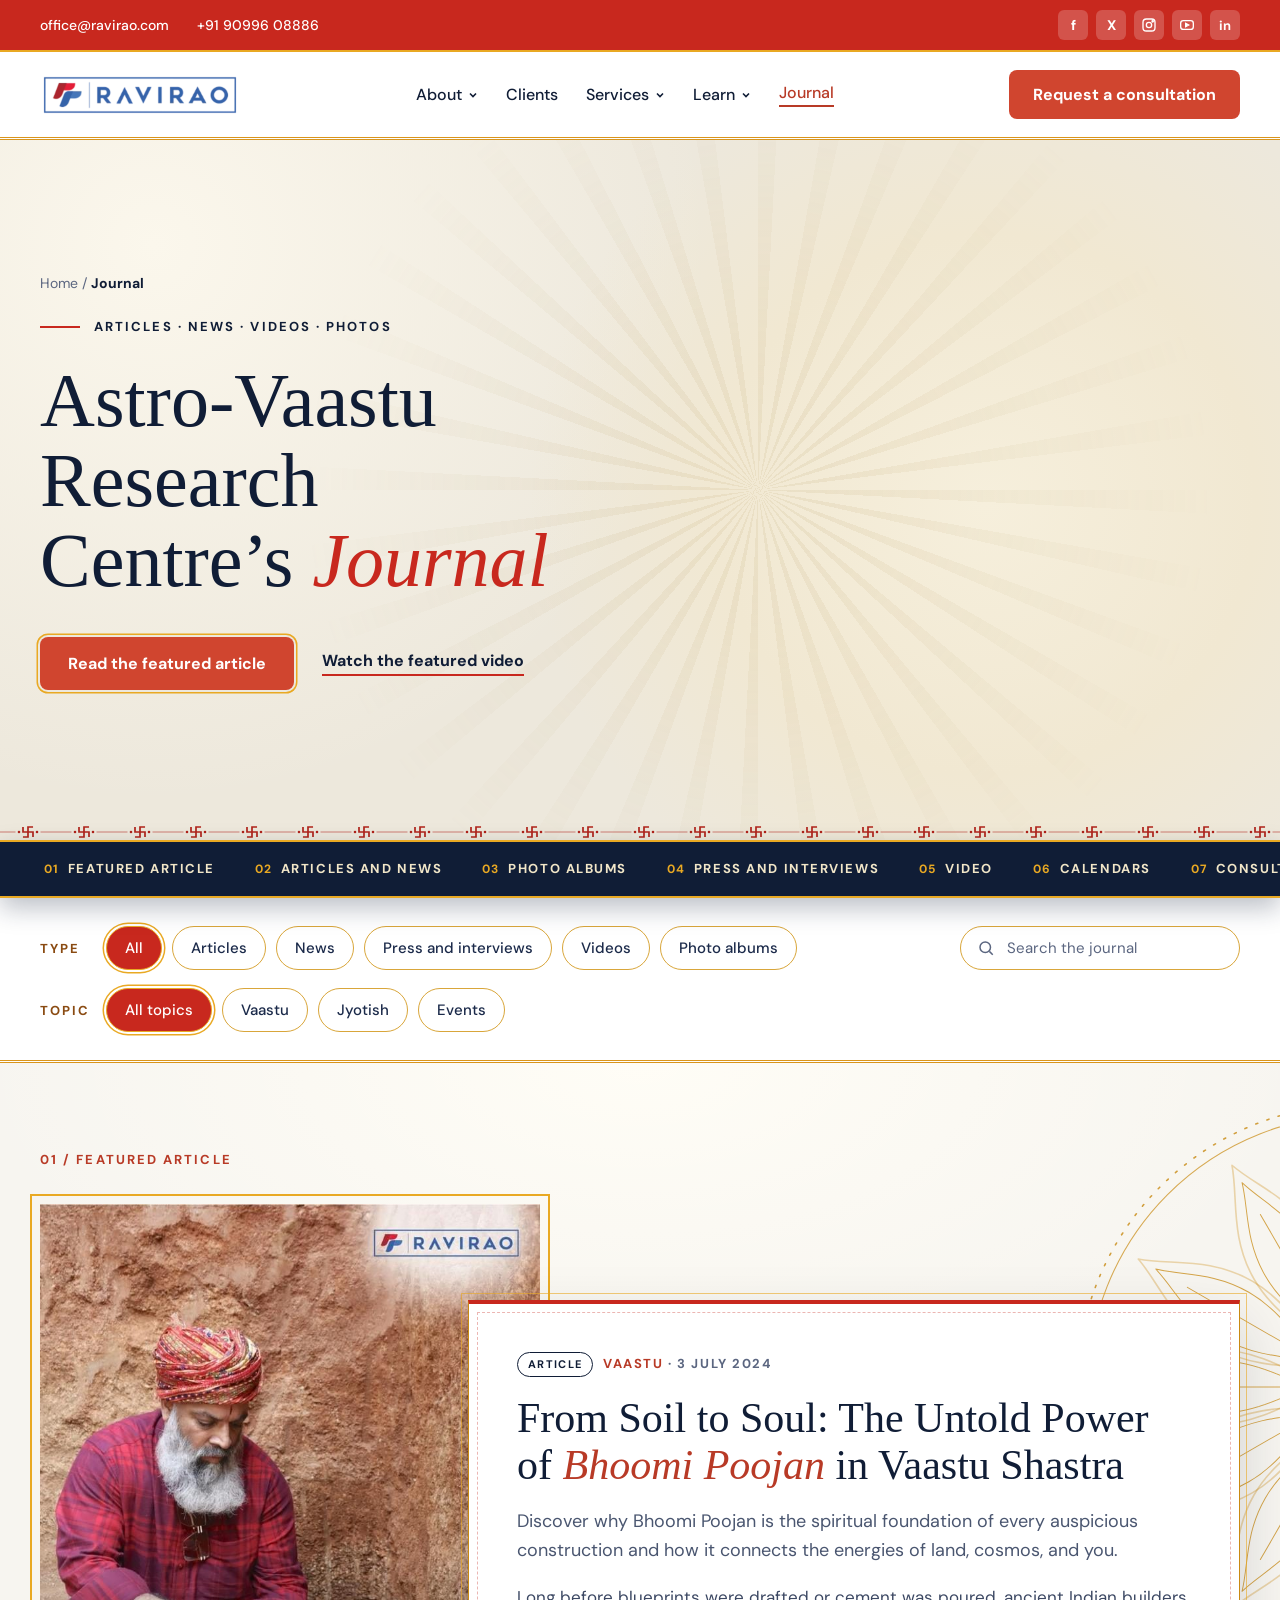
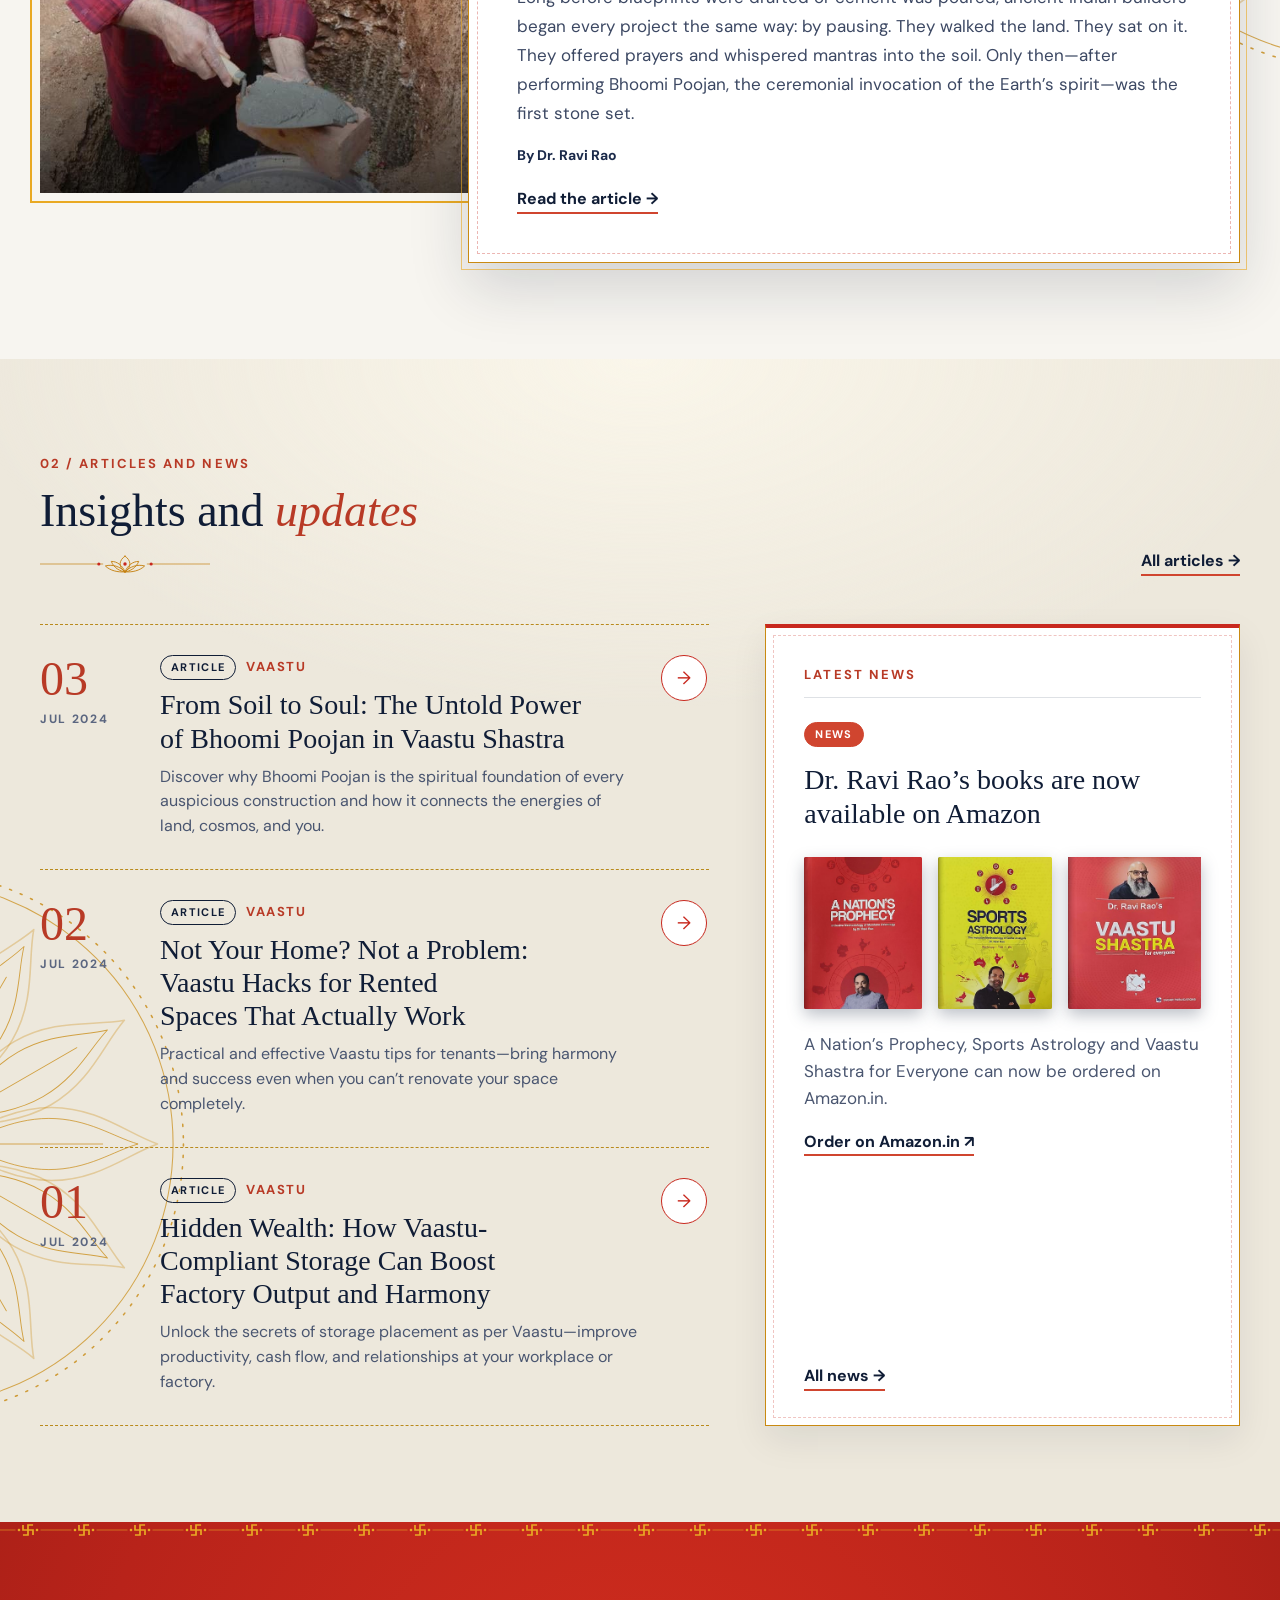
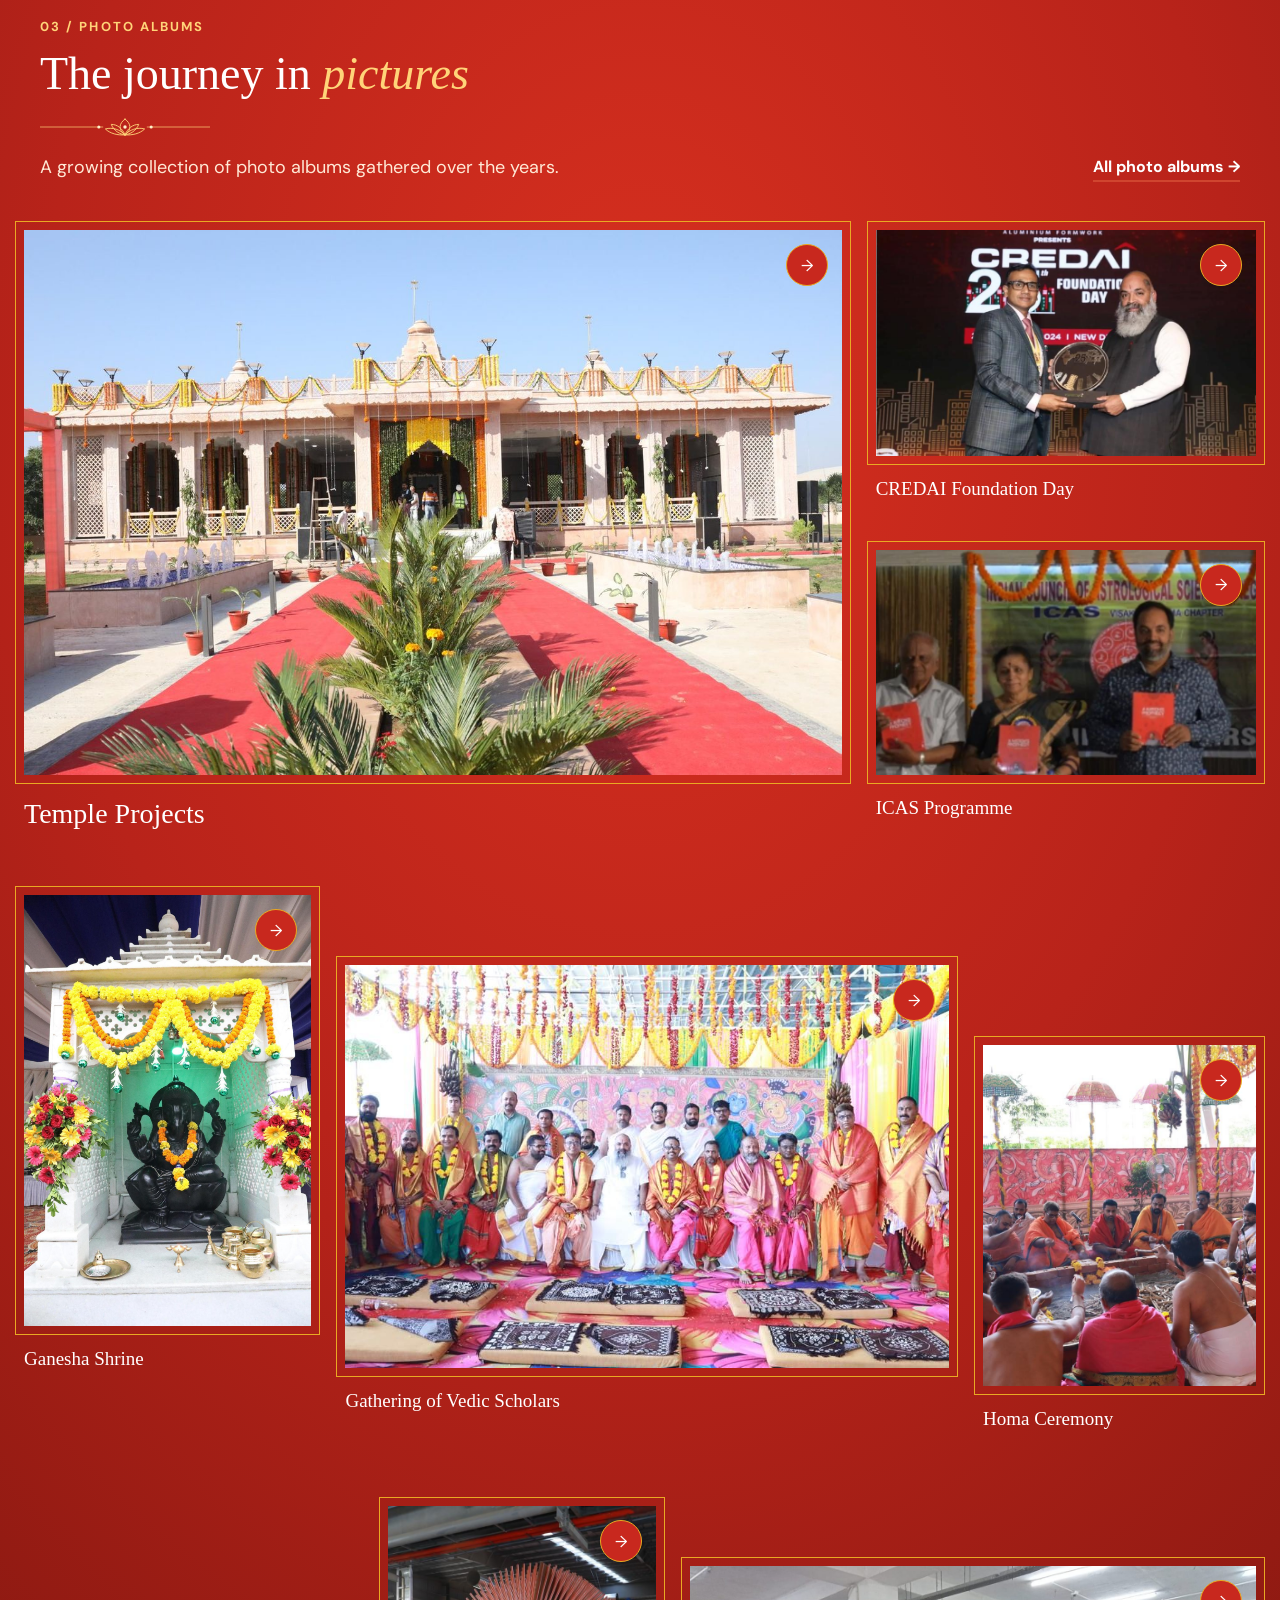
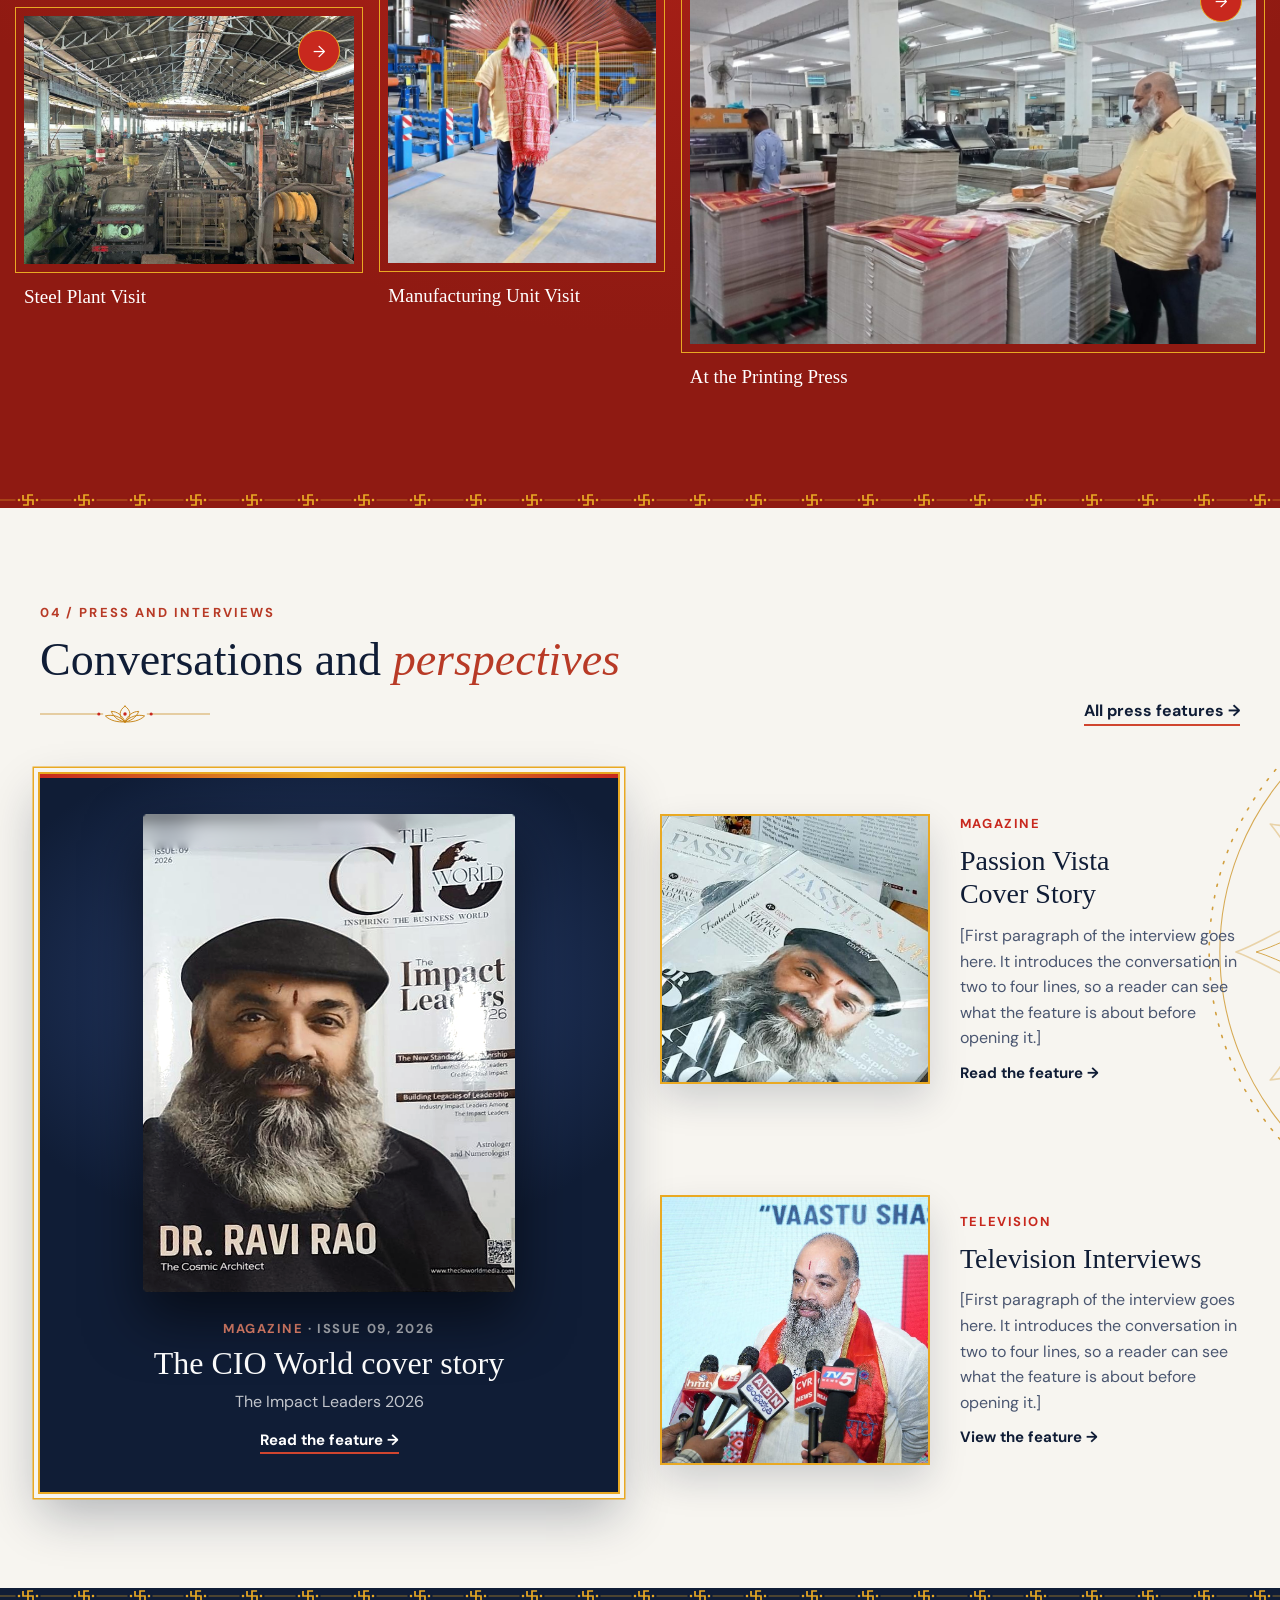
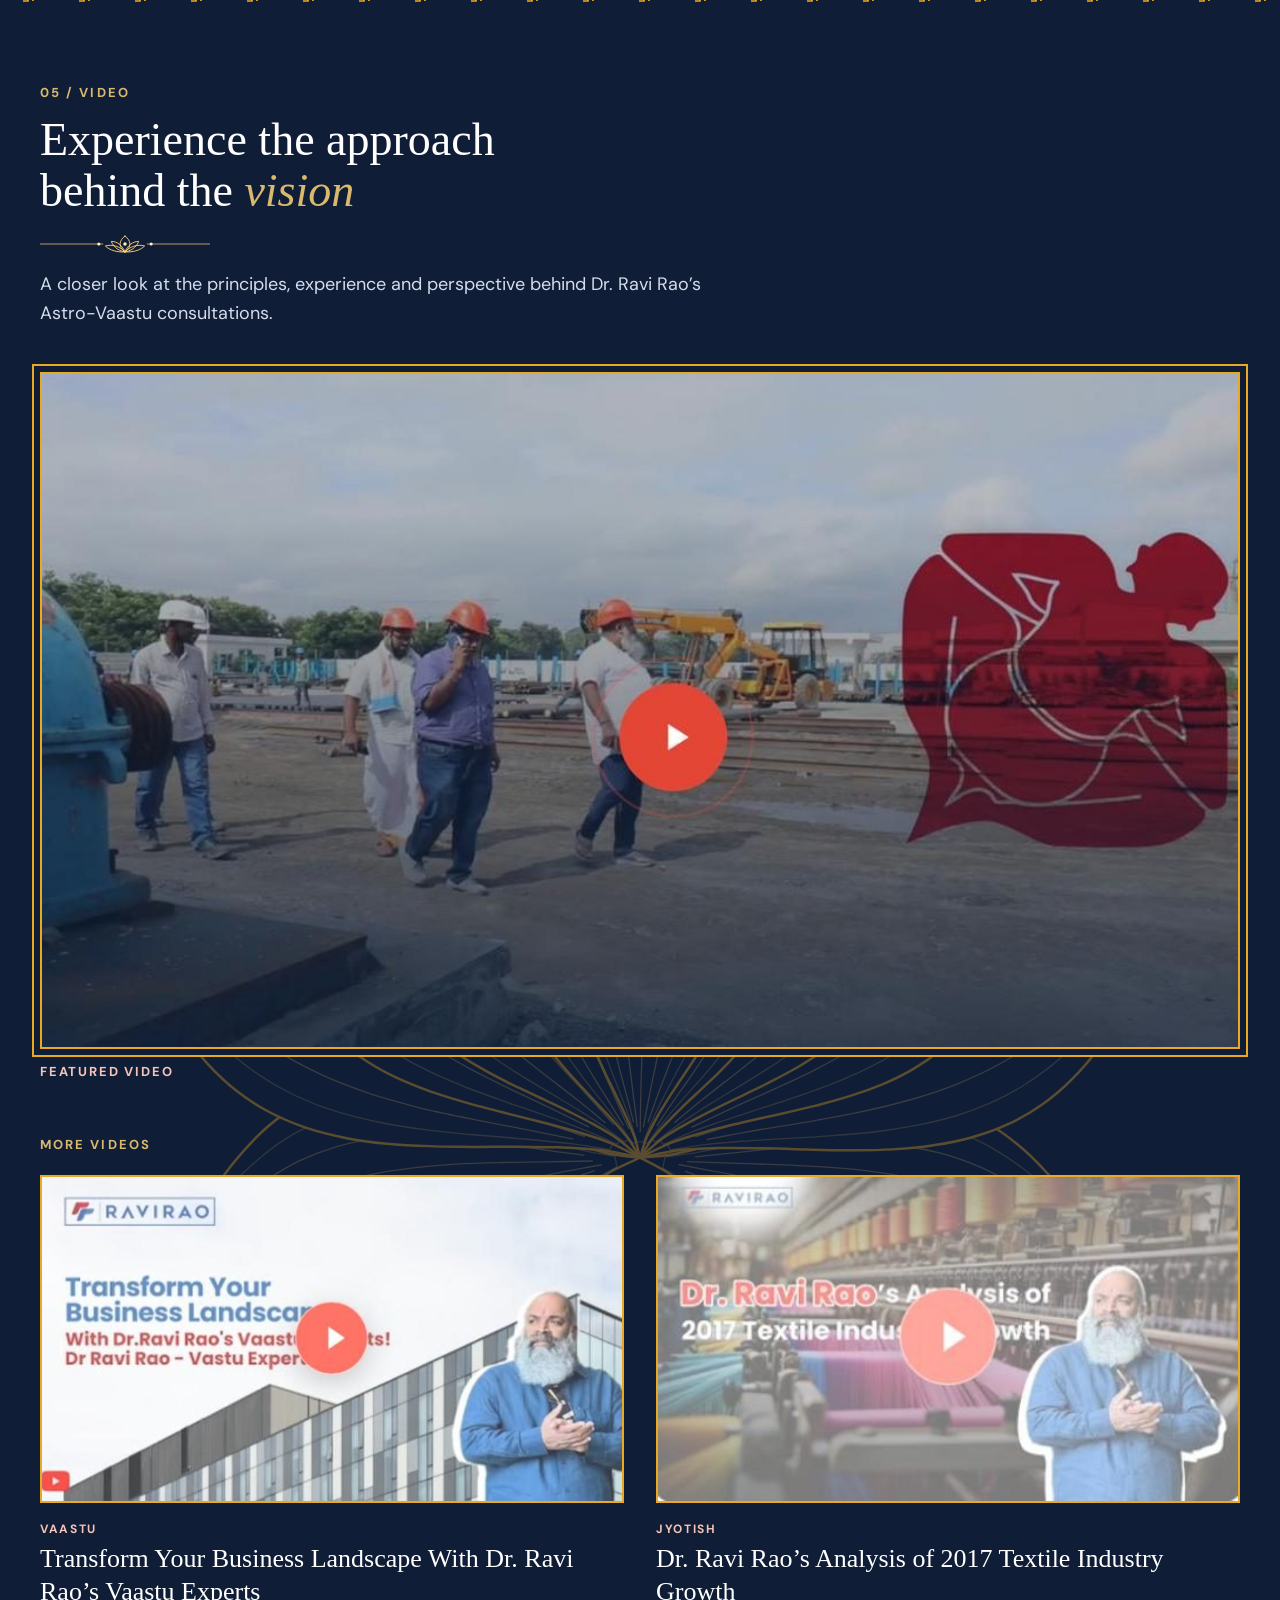
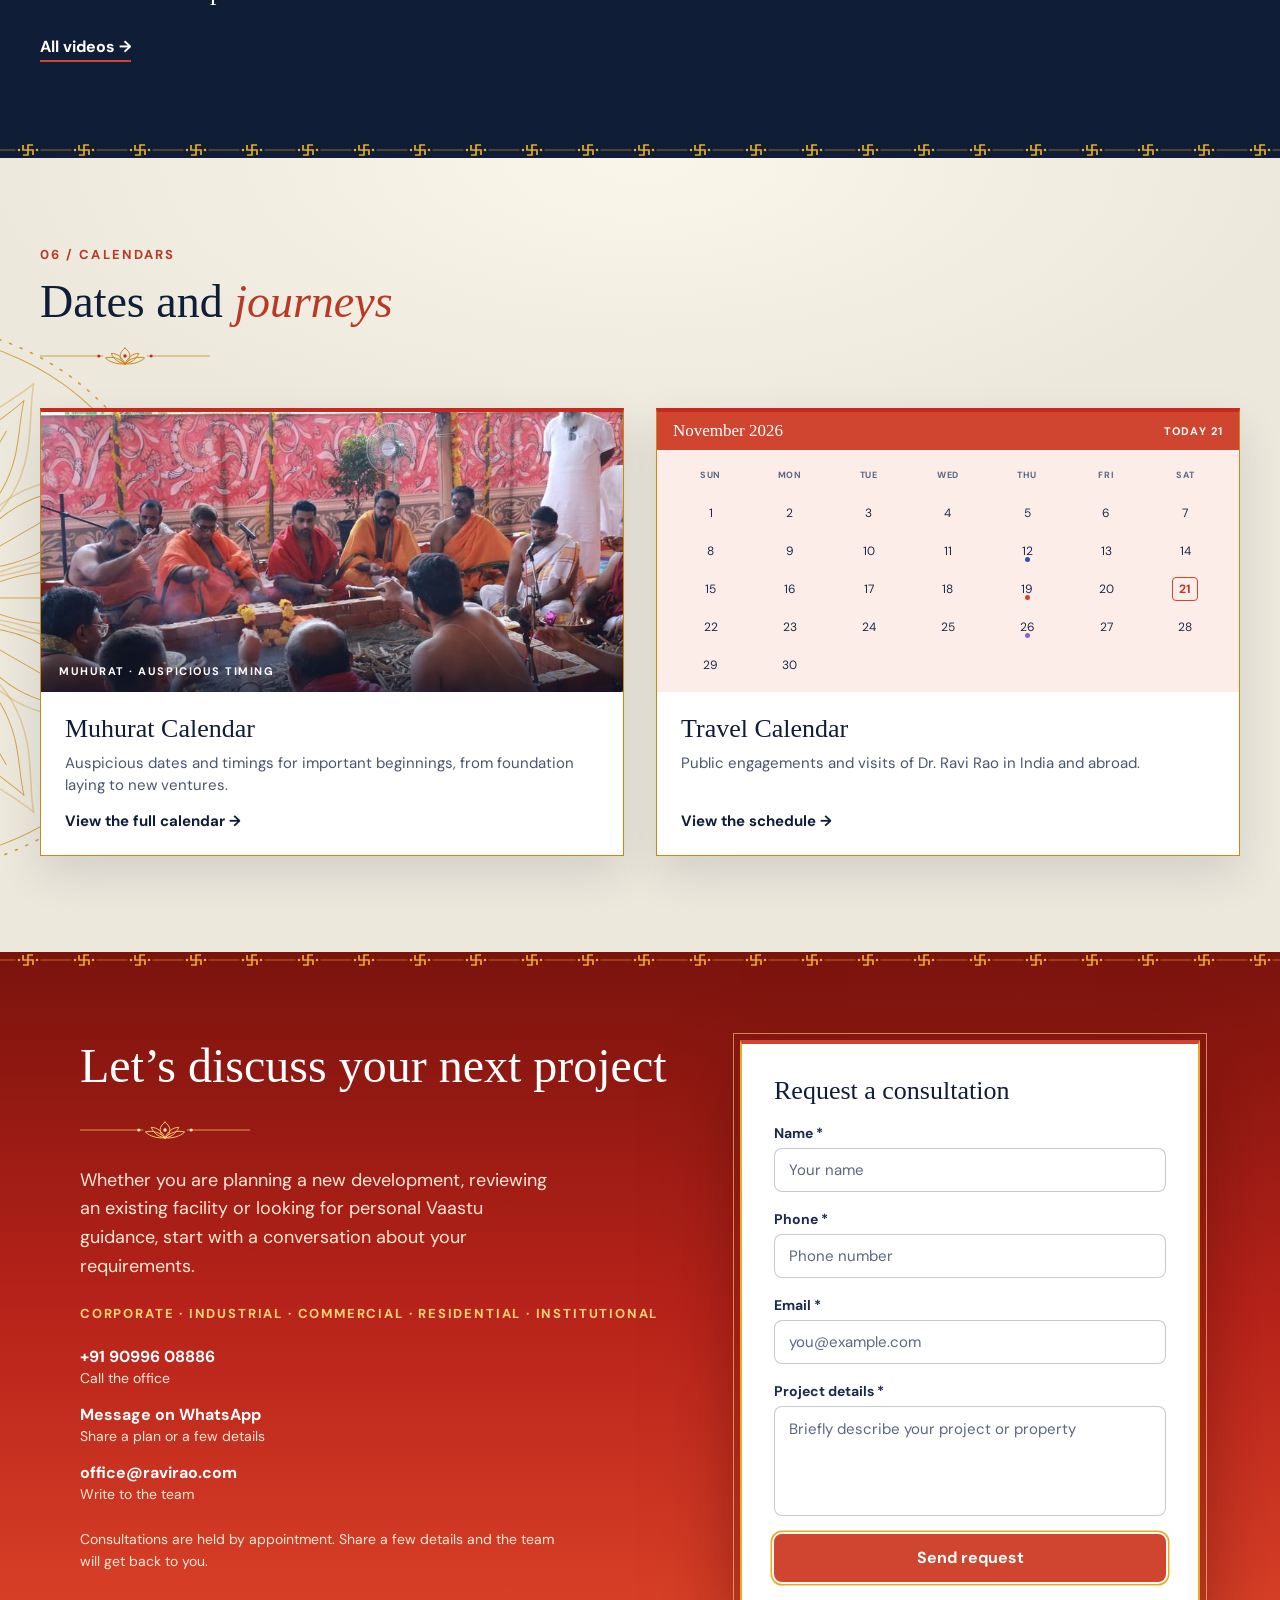
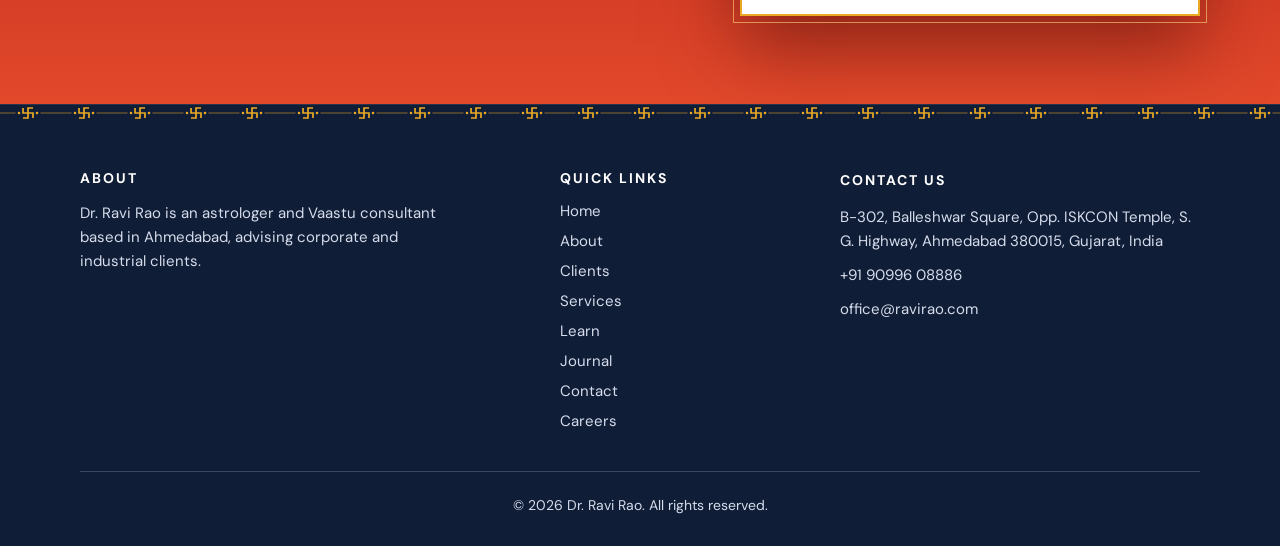
<file: design/ravirao-journal-page/ravirao-journal-vedic/index.html>
<!doctype html>
<html lang="en">
<head>
<meta charset="utf-8">
<meta name="viewport" content="width=device-width,initial-scale=1">
<title>Journal | Dr. Ravi Rao</title>
<link rel="preconnect" href="https://fonts.googleapis.com"><link rel="preconnect" href="https://fonts.gstatic.com" crossorigin>
<link rel="stylesheet" href="https://fonts.googleapis.com/css2?family=DM+Sans:wght@400;500;700&amp;display=swap">
<style>
body{margin:0;background:#F7F5F0;font-family:'DM Sans',system-ui,sans-serif;color:#4A5670}
.serif{font-family:Georgia,'Times New Roman',serif}
h1,h2,h3,p,ul{margin:0}
a{color:inherit;text-decoration:none}
a:focus-visible,button:focus-visible,input:focus-visible,textarea:focus-visible{outline:2px solid #fff;outline-offset:2px;box-shadow:0 0 0 5px #1B2A4A}
.sr{position:absolute;width:1px;height:1px;overflow:hidden;clip:rect(0 0 0 0);white-space:nowrap}
.field{box-sizing:border-box;width:100%;height:44px;padding:0 14px;border:1px solid rgba(27,42,74,.25);border-radius:8px;background:#fff;color:#1B2A4A;font-family:'DM Sans',system-ui,sans-serif;font-size:15px}
.field::placeholder{color:#5B6680}
.eyebrow{font-size:13px;font-weight:700;letter-spacing:.16em;text-transform:uppercase;color:#B83A26}
.eyebrow.gd{color:#D9B96E}
.lbl{min-width:56px;font-size:13px;font-weight:700;letter-spacing:.16em;text-transform:uppercase;color:#5B6680}
.chip{box-sizing:border-box;min-height:44px;padding:0 18px;border-radius:999px;border:1px solid rgba(27,42,74,.22);background:#fff;color:#1B2A4A;font-family:'DM Sans',system-ui,sans-serif;font-size:15px;font-weight:500;cursor:pointer}
.chip.on{background:#101D36;border-color:#101D36;color:#fff}
.search{box-sizing:border-box;display:flex;align-items:center;gap:10px;min-width:280px;height:44px;padding:0 16px;border:1px solid rgba(27,42,74,.25);border-radius:999px;background:#fff}
.search input{flex:1;min-width:0;border:0;outline:0;background:transparent;font-family:'DM Sans',system-ui,sans-serif;font-size:15px;color:#1B2A4A}
.search input::placeholder{color:#5B6680}
.sh{display:flex;flex-wrap:wrap;gap:20px 48px;align-items:flex-end;justify-content:space-between}
.sh .tt{display:flex;flex-direction:column;gap:14px;max-width:720px}
.sh h2{font-family:Georgia,'Times New Roman',serif;font-size:46px;line-height:1.1;font-weight:500;color:#101D36;text-wrap:balance}
.sh.dk h2{color:#fff}
.all{font-size:16px;font-weight:700;color:#101D36;border-bottom:2px solid #D0452F;padding-bottom:3px}
.all.lt{color:#fff}
.meta{font-size:13px;font-weight:700;letter-spacing:.12em;text-transform:uppercase;color:#5B6680}
.meta .tp{color:#B83A26}
.feat-card{flex:1 1 520px;position:relative;box-sizing:border-box;background:#fff;border-top:4px solid #D0452F;border-radius:16px;padding:48px;margin:48px 0 48px -72px;display:flex;flex-direction:column;gap:18px;box-shadow:0 24px 56px rgba(16,29,54,.14)}
.vgrid{display:grid;grid-template-columns:1fr 1fr;gap:32px}
.vrow{display:flex;flex-direction:column;gap:18px;align-items:stretch}
.vrow img{box-sizing:border-box;flex:none;width:100%;aspect-ratio:16/9;object-fit:cover;border:2px solid rgba(217,185,110,.55);display:block}
.vrow .vm{display:block;font-size:12px;font-weight:700;letter-spacing:.14em;text-transform:uppercase;color:#F4C4BA;margin-bottom:6px}
.vrow .vt{display:block;font-family:Georgia,'Times New Roman',serif;font-size:26px;line-height:1.25;font-weight:500;color:#fff}
.arow{display:grid;grid-template-columns:96px 1fr 48px;gap:24px;align-items:start;padding:30px 0;border-top:1px solid rgba(27,42,74,.16)}
.arow:last-child{border-bottom:1px solid rgba(27,42,74,.16)}
.arow .dy{font-family:Georgia,'Times New Roman',serif;font-size:48px;line-height:1;font-weight:500;color:#B83A26}
.arow .dm{display:block;margin-top:8px;font-size:12px;font-weight:700;letter-spacing:.14em;text-transform:uppercase;color:#5B6680}
.arow h3{font-family:Georgia,'Times New Roman',serif;font-size:28px;line-height:1.18;font-weight:500;color:#101D36;text-wrap:balance;margin-top:8px}
.arow .ex{margin-top:10px;font-size:16px;line-height:1.55}
.arow .go{display:flex;align-items:center;justify-content:center;width:44px;height:44px;border-radius:50%;border:1.5px solid #101D36;color:#101D36;font-size:18px}
.arow.ph{opacity:.62}
.news{flex:1 1 320px;box-sizing:border-box;align-self:flex-start;background:#fff;border-top:4px solid #D0452F;border-radius:14px;padding:28px 28px 30px;display:flex;flex-direction:column;box-shadow:0 14px 34px rgba(16,29,54,.08)}
.news .nr{display:block;padding:16px 0;border-top:1px solid rgba(27,42,74,.14)}
.tag{display:inline-block;margin-right:10px;text-transform:uppercase;padding:4px 10px;border-radius:999px;font-size:11px;font-weight:700;letter-spacing:.12em;line-height:1.4;vertical-align:middle}
.tag.art{border:1px solid #101D36;color:#101D36}
.tag.nw{border:1px solid #D0452F;background:#D0452F;color:#fff}
.news .nm{display:flex;align-items:center}
.news .nd{font-size:12px;font-weight:700;letter-spacing:.14em;text-transform:uppercase;color:#5B6680}
.news .covers{display:flex;gap:10px;margin-top:14px}
.news .covers img{display:block;height:108px;width:auto;filter:drop-shadow(0 6px 8px rgba(16,29,54,.28))}
.news .nx{display:block;margin-top:10px;font-size:15px;line-height:1.5;color:#4A5670}
.news .ol{display:inline-block;margin-top:10px;font-size:15px;font-weight:700;color:#101D36;border-bottom:2px solid #D0452F;padding-bottom:2px}
.news .nt{display:block;margin-top:8px;font-family:Georgia,'Times New Roman',serif;font-size:20px;line-height:1.25;font-weight:500;color:#101D36}
.wall{max-width:1440px;margin:0 auto;padding:0 24px;box-sizing:border-box}
.mos{display:grid;grid-template-columns:repeat(12,1fr);grid-template-rows:repeat(8,120px);gap:16px}
.mt{position:relative;display:block;overflow:hidden;border-radius:14px;background:#101D36;box-shadow:0 22px 50px rgba(3,10,40,.5)}
.mt img{position:absolute;left:0;top:0;width:100%;height:100%;object-fit:cover}
.mt::after{content:"";position:absolute;left:14px;top:14px;right:14px;bottom:14px;border:1px solid #D9B96E;border-radius:6px;opacity:0;pointer-events:none}
.mt .cp{position:absolute;left:0;right:0;bottom:0;padding:90px 28px 26px;background:linear-gradient(transparent,rgba(10,18,36,.92))}
.mt .pl{display:block;font-size:12px;font-weight:700;letter-spacing:.14em;text-transform:uppercase;color:#F4C4BA}
.mt .ev{display:block;margin-top:6px;font-family:Georgia,'Times New Roman',serif;font-size:24px;line-height:1.18;font-weight:500;color:#fff;text-wrap:balance}
.mt .ct{position:absolute;left:20px;top:20px;z-index:1;padding:7px 13px;border-radius:999px;background:rgba(16,29,54,.78);font-size:12px;font-weight:700;letter-spacing:.12em;text-transform:uppercase;color:#fff}
.mt .ar{position:absolute;right:20px;top:20px;z-index:1;display:flex;align-items:center;justify-content:center;width:46px;height:46px;border-radius:50%;border:1.5px solid #D9B96E;background:rgba(16,29,54,.55);color:#D9B96E;font-size:19px}
.t1{grid-column:1 / 8;grid-row:1 / 5}
.t2{grid-column:8 / 13;grid-row:1 / 3}
.t3{grid-column:8 / 11;grid-row:3 / 5}
.t4{grid-column:11 / 13;grid-row:3 / 5}
.t5{grid-column:6 / 13;grid-row:5 / 9}
.t6{grid-column:1 / 4;grid-row:5 / 7}
.t7{grid-column:4 / 6;grid-row:5 / 7}
.t8{grid-column:1 / 4;grid-row:7 / 9}
.t9{grid-column:4 / 6;grid-row:7 / 9}
.t1 .ev,.t5 .ev{font-size:40px;max-width:560px}
.t1 .cp,.t5 .cp{padding:120px 36px 32px}
.mt.sm .cp{padding:64px 18px 16px}
.mt.sm .ev{font-size:19px;margin-top:4px}
.mt.sm .pl{font-size:11px}
.mt.sm .ct{left:12px;top:12px;padding:5px 10px;font-size:11px}
.mt.sm .ar{right:12px;top:12px;width:36px;height:36px;font-size:15px}
.mt.xs .ar{display:none}
.mt.xs .ev{font-size:17px}
.cal-grid{display:grid;grid-template-columns:1fr 1fr;gap:32px;align-items:stretch}
.cal-head{display:flex;flex-direction:column;gap:14px;margin-bottom:40px}
.cc{position:relative;display:flex;flex-direction:column;overflow:hidden;background:#fff;border-top:4px solid #D0452F;border-radius:14px;box-shadow:0 18px 40px rgba(16,29,54,.12)}
.cc .vis{position:relative;flex:none;height:280px;overflow:hidden;background:#101D36}
.cc .vis img{position:absolute;left:0;top:0;width:100%;height:100%;object-fit:cover}
.cc .vis.ph::after{content:"";position:absolute;left:0;right:0;bottom:0;height:70px;background:linear-gradient(transparent,rgba(10,18,36,.75))}
.cc .chip2{position:absolute;left:18px;bottom:14px;z-index:1;font-size:11px;font-weight:700;letter-spacing:.14em;text-transform:uppercase;color:#fff}
.cc .bd{display:flex;flex-direction:column;gap:8px;flex:1;padding:22px 24px 24px}
.cc h3{font-family:Georgia,'Times New Roman',serif;font-size:26px;line-height:1.15;font-weight:500;color:#101D36;text-wrap:balance}
.cc .tx{font-size:15px;line-height:1.5}
.cc .go{margin-top:auto;padding-top:6px;font-size:15px;font-weight:700;color:#101D36}
.mini{height:100%;box-sizing:border-box;display:flex;flex-direction:column;background:#FCEDE8}
.mini .mh{flex:none;display:flex;align-items:center;justify-content:space-between;padding:9px 16px;background:#D0452F;color:#fff;font-family:Georgia,'Times New Roman',serif;font-size:17px}
.mini .mh span{font-family:'DM Sans',system-ui,sans-serif;font-size:11px;font-weight:700;letter-spacing:.1em}
.mini .mg{flex:1;display:grid;grid-template-columns:repeat(7,1fr);grid-auto-rows:1fr;align-items:center;justify-items:center;padding:6px 14px 8px;font-size:12px;color:#1B2A4A}
.mini .wd{font-size:9px;font-weight:700;letter-spacing:.08em;color:#5B6680}
.mini .dy{position:relative;display:flex;align-items:center;justify-content:center;width:24px;height:22px}
.mini .dy.td{border:1.5px solid #D0452F;border-radius:4px;font-weight:700;color:#B83A26}
.mini .dy i{position:absolute;bottom:0;left:50%;width:5px;height:5px;margin-left:-2.5px;border-radius:50%}
.pr{display:grid;grid-template-columns:repeat(4,1fr);gap:24px}
.pc{display:flex;flex-direction:column;gap:16px}
.pc .im{position:relative;aspect-ratio:4/3;overflow:hidden;border-radius:6px;background:#D8D1C0;box-shadow:0 16px 36px rgba(16,29,54,.18)}
.pc .im img{position:absolute;left:0;top:0;width:100%;height:100%;object-fit:cover}
.pc h3{font-family:Georgia,'Times New Roman',serif;font-size:24px;line-height:1.2;font-weight:500;color:#101D36;text-wrap:balance}
.pc .go{font-size:15px;font-weight:700;color:#101D36}
.fp{display:none}
.vlotus{position:absolute;left:50%;bottom:-250px;width:1360px;height:1088px;margin-left:-680px;z-index:0;pointer-events:none;opacity:.34}
@media (max-width:1100px){
.feat-card{margin:-40px 16px 0;padding:32px}
.pr{grid-template-columns:repeat(2,1fr)}
.pf{grid-row:auto}
.mos{grid-template-columns:repeat(2,1fr);grid-template-rows:none;grid-auto-rows:220px}
.mt{grid-column:auto !important;grid-row:auto !important}
.t1,.t5{grid-column:1 / 3 !important;grid-row:auto / span 2 !important}
}
@media (max-width:700px){
.search{min-width:0;width:100%}
.vwrap{padding:56px 20px 64px !important;gap:28px !important}
.vhead{gap:10px !important}
.vhead p:last-child{font-size:16px !important}
.vbig{margin:0 -20px;border-left:0 !important;border-right:0 !important}
.cal-grid{grid-template-columns:1fr}
.cc .vis{height:220px}
.mos{grid-template-columns:1fr;grid-auto-rows:240px}
.t1,.t5{grid-column:auto !important}
.t1 .ev,.t5 .ev{font-size:30px}
.arow{grid-template-columns:64px 1fr}
.arow .go{display:none}
.arow .dy{font-size:36px}
.pr{grid-template-columns:1fr}
.pf{grid-column:auto;padding:32px 20px}
.pf h3{font-size:28px}
.vgrid{grid-template-columns:1fr;gap:36px}
.vrow img{margin:0 -20px;width:calc(100% + 40px);border-left:0;border-right:0}
.vrow .vt{font-size:24px}
}
.pr{align-items:stretch}
.pf{position:relative;grid-column:span 2;grid-row:span 2;display:flex;flex-direction:column;align-items:center;justify-content:center;gap:28px;padding:40px 36px 38px;border-radius:14px;overflow:hidden;color:#fff;background:radial-gradient(110% 62% at 50% 30%,#2B4274 0%,#101D36 58%,#101D36 100%);box-shadow:0 22px 48px rgba(16,29,54,.28)}
.pf::before{content:"";position:absolute;left:0;right:0;top:0;height:4px;background:#D0452F}
.pf .cv{display:block;width:372px;max-width:100%;height:auto;filter:drop-shadow(0 26px 28px rgba(0,0,0,.55));transition:transform .6s cubic-bezier(.2,.7,.2,1)}
.pf:hover .cv{transform:translateY(-6px) rotate(-1deg)}
.pf .ptx{display:flex;flex-direction:column;align-items:center;gap:8px;text-align:center}
.pf .meta{color:rgba(255,255,255,.7)}
.pf .meta .tp{color:#F28B73}
.pf h3{font-family:Georgia,'Times New Roman',serif;font-size:32px;line-height:1.15;font-weight:500;color:#fff;text-wrap:balance}
.pf .sub{font-size:16px;line-height:1.5;color:rgba(255,255,255,.74)}
.pf .go{margin-top:8px;padding-bottom:2px;border-bottom:2px solid #D0452F;font-size:15px;font-weight:700;color:#fff}
.pc .im.co{background:radial-gradient(90% 90% at 50% 40%,#2B4274 0%,#101D36 62%,#101D36 100%)}
.pc .im.co img{left:0;right:0;top:0;bottom:0;width:auto;max-width:88%;height:88%;margin:auto;object-fit:contain;filter:drop-shadow(0 12px 14px rgba(0,0,0,.5))}
@keyframes lit{0%,12%{opacity:0}34%{opacity:var(--lm)}80%{opacity:var(--lm)}100%{opacity:0}}
@keyframes halo{0%{opacity:0;transform:scale(.4)}34%{opacity:1;transform:scale(1)}84%{opacity:.9;transform:scale(1)}100%{opacity:0;transform:scale(.5)}}
@keyframes spin{to{transform:rotate(360deg)}}
@keyframes spinr{to{transform:rotate(-360deg)}}
@keyframes open{
0%{transform:rotate(calc(var(--r) * -.9deg)) scale(.5);opacity:0}
3%{opacity:1}
15%{transform:rotate(calc(var(--r) * .03deg)) scale(1.03)}
19%,82%{transform:rotate(0deg) scale(1);opacity:1}
96%{opacity:1}
100%{transform:rotate(calc(var(--r) * -.9deg)) scale(.5);opacity:0}
}
@keyframes rise{
0%,36%{transform:translateY(172px) scale(.12);opacity:0}
44%{opacity:1}
54%{transform:translateY(-8px) scale(1.12);opacity:1}
60%,80%{transform:translateY(0) scale(1);opacity:1}
90%,100%{transform:translateY(70px) scale(.3);opacity:0}
}
@keyframes glow{0%,100%{opacity:.4}50%{opacity:.7}}
@keyframes vbr{from{transform:scale(1)}to{transform:scale(1.03)}}
@keyframes pen{0%{stroke-dashoffset:1;opacity:1}10%{stroke-dashoffset:0}84%{stroke-dashoffset:0;opacity:1}97%{stroke-dashoffset:0;opacity:0}100%{stroke-dashoffset:1;opacity:0}}
@keyframes pfade{0%{opacity:0}2%{opacity:1}84%{opacity:1}97%{opacity:0}100%{opacity:0}}
@keyframes breathe{from{transform:scale(1)}to{transform:scale(1.014)}}
@keyframes fall{
0%{transform:translate3d(0,-50px,0) rotate(0deg) scale(var(--sc));opacity:0}
10%{opacity:.8}
90%{opacity:.55}
100%{transform:translate3d(-90px,780px,0) rotate(300deg) scale(var(--sc));opacity:0}
}
@media (prefers-reduced-motion:no-preference){
.lotus .pf{animation:pfade 18s linear infinite;animation-delay:var(--d);animation-fill-mode:both}
.lotus .ln,.lotus .sw{stroke-dasharray:1;stroke-dashoffset:1;animation:pen 18s ease-in-out infinite;animation-delay:var(--d);animation-fill-mode:both}
.lotus .vn{stroke-dasharray:1;stroke-dashoffset:1;animation:pen 18s ease-in-out infinite;animation-delay:calc(var(--d) + 1s);animation-fill-mode:both}
.lotus .sd{animation:pfade 18s linear infinite;animation-delay:calc(var(--d) + 1.2s);animation-fill-mode:both}
.vlotus .vbr{transform-box:fill-box;transform-origin:50% 100%;animation:vbr 14s ease-in-out infinite alternate}
.fp{display:block;position:absolute;top:0;pointer-events:none;opacity:0;animation:fall var(--du) linear infinite;animation-delay:var(--de)}
.mt img,.pc .im img{transition:transform .8s cubic-bezier(.2,.7,.2,1)}
a.mt:hover img,a.pc:hover .im img{transform:scale(1.05)}
.mt::after{transition:opacity .35s}
a.mt:hover::after{opacity:.9}
.mt .ar{transition:background .25s,color .25s}
a.mt:hover .ar{background:#D9B96E;color:#101D36}
.arow h3,.pc h3{transition:color .25s}
a.arow:hover h3,a.pc:hover h3{color:#B83A26}
.arow .go{transition:background .25s,color .25s}
a.arow:hover .go{background:#101D36;color:#fff}
.vrow .vt{transition:transform .3s cubic-bezier(.2,.7,.2,1)}
.vrow:hover .vt{transform:translateX(6px)}
}

/* Captions are optional: data-captions="off" on .mos hides all of them; class "nocap" on one tile hides just that one */
.mos[data-captions="off"] .cp,.mt.nocap .cp{display:none}

/* ===== Vedic colour pass (Temples style, with navy and noble beige kept) ===== */
:root{--m:url("data:image/svg+xml,%3Csvg xmlns='http://www.w3.org/2000/svg' viewBox='-280 -280 560 560'%3E%3Cg fill='none' stroke='%23c98a12' stroke-width='1.5' stroke-linejoin='round' stroke-linecap='round' stroke-opacity='.32'%3E%3Cg transform=%22rotate(0) translate(0 -34)%22%3E%3Cpath d=%22M0 0C7.8 -20.5 35.3 -57.4 35.3 -102.5C35.3 -147.6 9.9 -176.3 0 -205C-9.9 -176.3 -35.3 -147.6 -35.3 -102.5C-35.3 -57.4 -7.8 -20.5 0 0Z%22/%3E%3Cpath d=%22M0 0C5.4 -17.2 24.7 -48.2 24.7 -86.1C24.7 -124 6.9 -148.1 0 -172.2C-6.9 -148.1 -24.7 -124 -24.7 -86.1C-24.7 -48.2 -5.4 -17.2 0 0Z%22 transform=%22translate(0 -14)%22 stroke-width=%22.9%22 stroke-opacity=%22.75%22/%3E%3Cpath d=%22M0 -37 V-152%22 stroke-width=%22.9%22 stroke-opacity=%22.75%22/%3E%3C/g%3E%3Cg transform=%22rotate(30) translate(0 -34)%22%3E%3Cpath d=%22M0 0C7.8 -20.5 35.3 -57.4 35.3 -102.5C35.3 -147.6 9.9 -176.3 0 -205C-9.9 -176.3 -35.3 -147.6 -35.3 -102.5C-35.3 -57.4 -7.8 -20.5 0 0Z%22/%3E%3Cpath d=%22M0 0C5.4 -17.2 24.7 -48.2 24.7 -86.1C24.7 -124 6.9 -148.1 0 -172.2C-6.9 -148.1 -24.7 -124 -24.7 -86.1C-24.7 -48.2 -5.4 -17.2 0 0Z%22 transform=%22translate(0 -14)%22 stroke-width=%22.9%22 stroke-opacity=%22.75%22/%3E%3Cpath d=%22M0 -37 V-152%22 stroke-width=%22.9%22 stroke-opacity=%22.75%22/%3E%3C/g%3E%3Cg transform=%22rotate(60) translate(0 -34)%22%3E%3Cpath d=%22M0 0C7.8 -20.5 35.3 -57.4 35.3 -102.5C35.3 -147.6 9.9 -176.3 0 -205C-9.9 -176.3 -35.3 -147.6 -35.3 -102.5C-35.3 -57.4 -7.8 -20.5 0 0Z%22/%3E%3Cpath d=%22M0 0C5.4 -17.2 24.7 -48.2 24.7 -86.1C24.7 -124 6.9 -148.1 0 -172.2C-6.9 -148.1 -24.7 -124 -24.7 -86.1C-24.7 -48.2 -5.4 -17.2 0 0Z%22 transform=%22translate(0 -14)%22 stroke-width=%22.9%22 stroke-opacity=%22.75%22/%3E%3Cpath d=%22M0 -37 V-152%22 stroke-width=%22.9%22 stroke-opacity=%22.75%22/%3E%3C/g%3E%3Cg transform=%22rotate(90) translate(0 -34)%22%3E%3Cpath d=%22M0 0C7.8 -20.5 35.3 -57.4 35.3 -102.5C35.3 -147.6 9.9 -176.3 0 -205C-9.9 -176.3 -35.3 -147.6 -35.3 -102.5C-35.3 -57.4 -7.8 -20.5 0 0Z%22/%3E%3Cpath d=%22M0 0C5.4 -17.2 24.7 -48.2 24.7 -86.1C24.7 -124 6.9 -148.1 0 -172.2C-6.9 -148.1 -24.7 -124 -24.7 -86.1C-24.7 -48.2 -5.4 -17.2 0 0Z%22 transform=%22translate(0 -14)%22 stroke-width=%22.9%22 stroke-opacity=%22.75%22/%3E%3Cpath d=%22M0 -37 V-152%22 stroke-width=%22.9%22 stroke-opacity=%22.75%22/%3E%3C/g%3E%3Cg transform=%22rotate(120) translate(0 -34)%22%3E%3Cpath d=%22M0 0C7.8 -20.5 35.3 -57.4 35.3 -102.5C35.3 -147.6 9.9 -176.3 0 -205C-9.9 -176.3 -35.3 -147.6 -35.3 -102.5C-35.3 -57.4 -7.8 -20.5 0 0Z%22/%3E%3Cpath d=%22M0 0C5.4 -17.2 24.7 -48.2 24.7 -86.1C24.7 -124 6.9 -148.1 0 -172.2C-6.9 -148.1 -24.7 -124 -24.7 -86.1C-24.7 -48.2 -5.4 -17.2 0 0Z%22 transform=%22translate(0 -14)%22 stroke-width=%22.9%22 stroke-opacity=%22.75%22/%3E%3Cpath d=%22M0 -37 V-152%22 stroke-width=%22.9%22 stroke-opacity=%22.75%22/%3E%3C/g%3E%3Cg transform=%22rotate(150) translate(0 -34)%22%3E%3Cpath d=%22M0 0C7.8 -20.5 35.3 -57.4 35.3 -102.5C35.3 -147.6 9.9 -176.3 0 -205C-9.9 -176.3 -35.3 -147.6 -35.3 -102.5C-35.3 -57.4 -7.8 -20.5 0 0Z%22/%3E%3Cpath d=%22M0 0C5.4 -17.2 24.7 -48.2 24.7 -86.1C24.7 -124 6.9 -148.1 0 -172.2C-6.9 -148.1 -24.7 -124 -24.7 -86.1C-24.7 -48.2 -5.4 -17.2 0 0Z%22 transform=%22translate(0 -14)%22 stroke-width=%22.9%22 stroke-opacity=%22.75%22/%3E%3Cpath d=%22M0 -37 V-152%22 stroke-width=%22.9%22 stroke-opacity=%22.75%22/%3E%3C/g%3E%3Cg transform=%22rotate(180) translate(0 -34)%22%3E%3Cpath d=%22M0 0C7.8 -20.5 35.3 -57.4 35.3 -102.5C35.3 -147.6 9.9 -176.3 0 -205C-9.9 -176.3 -35.3 -147.6 -35.3 -102.5C-35.3 -57.4 -7.8 -20.5 0 0Z%22/%3E%3Cpath d=%22M0 0C5.4 -17.2 24.7 -48.2 24.7 -86.1C24.7 -124 6.9 -148.1 0 -172.2C-6.9 -148.1 -24.7 -124 -24.7 -86.1C-24.7 -48.2 -5.4 -17.2 0 0Z%22 transform=%22translate(0 -14)%22 stroke-width=%22.9%22 stroke-opacity=%22.75%22/%3E%3Cpath d=%22M0 -37 V-152%22 stroke-width=%22.9%22 stroke-opacity=%22.75%22/%3E%3C/g%3E%3Cg transform=%22rotate(210) translate(0 -34)%22%3E%3Cpath d=%22M0 0C7.8 -20.5 35.3 -57.4 35.3 -102.5C35.3 -147.6 9.9 -176.3 0 -205C-9.9 -176.3 -35.3 -147.6 -35.3 -102.5C-35.3 -57.4 -7.8 -20.5 0 0Z%22/%3E%3Cpath d=%22M0 0C5.4 -17.2 24.7 -48.2 24.7 -86.1C24.7 -124 6.9 -148.1 0 -172.2C-6.9 -148.1 -24.7 -124 -24.7 -86.1C-24.7 -48.2 -5.4 -17.2 0 0Z%22 transform=%22translate(0 -14)%22 stroke-width=%22.9%22 stroke-opacity=%22.75%22/%3E%3Cpath d=%22M0 -37 V-152%22 stroke-width=%22.9%22 stroke-opacity=%22.75%22/%3E%3C/g%3E%3Cg transform=%22rotate(240) translate(0 -34)%22%3E%3Cpath d=%22M0 0C7.8 -20.5 35.3 -57.4 35.3 -102.5C35.3 -147.6 9.9 -176.3 0 -205C-9.9 -176.3 -35.3 -147.6 -35.3 -102.5C-35.3 -57.4 -7.8 -20.5 0 0Z%22/%3E%3Cpath d=%22M0 0C5.4 -17.2 24.7 -48.2 24.7 -86.1C24.7 -124 6.9 -148.1 0 -172.2C-6.9 -148.1 -24.7 -124 -24.7 -86.1C-24.7 -48.2 -5.4 -17.2 0 0Z%22 transform=%22translate(0 -14)%22 stroke-width=%22.9%22 stroke-opacity=%22.75%22/%3E%3Cpath d=%22M0 -37 V-152%22 stroke-width=%22.9%22 stroke-opacity=%22.75%22/%3E%3C/g%3E%3Cg transform=%22rotate(270) translate(0 -34)%22%3E%3Cpath d=%22M0 0C7.8 -20.5 35.3 -57.4 35.3 -102.5C35.3 -147.6 9.9 -176.3 0 -205C-9.9 -176.3 -35.3 -147.6 -35.3 -102.5C-35.3 -57.4 -7.8 -20.5 0 0Z%22/%3E%3Cpath d=%22M0 0C5.4 -17.2 24.7 -48.2 24.7 -86.1C24.7 -124 6.9 -148.1 0 -172.2C-6.9 -148.1 -24.7 -124 -24.7 -86.1C-24.7 -48.2 -5.4 -17.2 0 0Z%22 transform=%22translate(0 -14)%22 stroke-width=%22.9%22 stroke-opacity=%22.75%22/%3E%3Cpath d=%22M0 -37 V-152%22 stroke-width=%22.9%22 stroke-opacity=%22.75%22/%3E%3C/g%3E%3Cg transform=%22rotate(300) translate(0 -34)%22%3E%3Cpath d=%22M0 0C7.8 -20.5 35.3 -57.4 35.3 -102.5C35.3 -147.6 9.9 -176.3 0 -205C-9.9 -176.3 -35.3 -147.6 -35.3 -102.5C-35.3 -57.4 -7.8 -20.5 0 0Z%22/%3E%3Cpath d=%22M0 0C5.4 -17.2 24.7 -48.2 24.7 -86.1C24.7 -124 6.9 -148.1 0 -172.2C-6.9 -148.1 -24.7 -124 -24.7 -86.1C-24.7 -48.2 -5.4 -17.2 0 0Z%22 transform=%22translate(0 -14)%22 stroke-width=%22.9%22 stroke-opacity=%22.75%22/%3E%3Cpath d=%22M0 -37 V-152%22 stroke-width=%22.9%22 stroke-opacity=%22.75%22/%3E%3C/g%3E%3Cg transform=%22rotate(330) translate(0 -34)%22%3E%3Cpath d=%22M0 0C7.8 -20.5 35.3 -57.4 35.3 -102.5C35.3 -147.6 9.9 -176.3 0 -205C-9.9 -176.3 -35.3 -147.6 -35.3 -102.5C-35.3 -57.4 -7.8 -20.5 0 0Z%22/%3E%3Cpath d=%22M0 0C5.4 -17.2 24.7 -48.2 24.7 -86.1C24.7 -124 6.9 -148.1 0 -172.2C-6.9 -148.1 -24.7 -124 -24.7 -86.1C-24.7 -48.2 -5.4 -17.2 0 0Z%22 transform=%22translate(0 -14)%22 stroke-width=%22.9%22 stroke-opacity=%22.75%22/%3E%3Cpath d=%22M0 -37 V-152%22 stroke-width=%22.9%22 stroke-opacity=%22.75%22/%3E%3C/g%3E%3Ccircle r=%2230%22/%3E%3Ccircle r=%2215%22 stroke-dasharray=%221.6 4%22/%3E%3Ccircle r=%22254%22 stroke-width=%221%22 stroke-opacity=%22.7%22/%3E%3Ccircle r=%22264%22 stroke-dasharray=%222 9%22 stroke-opacity=%22.8%22/%3E%3C/g%3E%3C/svg%3E")}
.orn{display:block;width:170px;height:24px;margin-top:2px;background:url("data:image/svg+xml,%3Csvg xmlns=%22http://www.w3.org/2000/svg%22 viewBox=%220 0 260 30%22 width=%22260%22 height=%2230%22 aria-hidden=%22true%22%3E%3Cg fill=%22none%22 stroke=%22%23c47f0e%22 stroke-width=%221.4%22 stroke-linecap=%22round%22 stroke-linejoin=%22round%22%3E%3Cpath d=%22M0 15H96M164 15H260%22 stroke-opacity=%22.75%22/%3E%3Cpath d=%22M130 3C139 9 141 19 130 27C119 19 121 9 130 3Z%22/%3E%3Cpath d=%22M130 27C122 26 113 21 109 11C118 11 126 17 130 27Z%22/%3E%3Cpath d=%22M130 27C138 26 147 21 151 11C142 11 134 17 130 27Z%22/%3E%3Cpath d=%22M130 27C119 28 107 25 100 18C111 15 123 19 130 27Z%22/%3E%3Cpath d=%22M130 27C141 28 153 25 160 18C149 15 137 19 130 27Z%22/%3E%3C/g%3E%3Ccircle cx=%2290%22 cy=%2215%22 r=%222.4%22 fill=%22%23c8281e%22/%3E%3Ccircle cx=%22170%22 cy=%2215%22 r=%222.4%22 fill=%22%23c8281e%22/%3E%3Ccircle cx=%22130%22 cy=%2215%22 r=%222.6%22 fill=%22%23c8281e%22/%3E%3C/svg%3E") left center/contain no-repeat}
.orn.l{background-image:url("data:image/svg+xml,%3Csvg xmlns=%22http://www.w3.org/2000/svg%22 viewBox=%220 0 260 30%22 width=%22260%22 height=%2230%22 aria-hidden=%22true%22%3E%3Cg fill=%22none%22 stroke=%22%23ffd479%22 stroke-width=%221.4%22 stroke-linecap=%22round%22 stroke-linejoin=%22round%22%3E%3Cpath d=%22M0 15H96M164 15H260%22 stroke-opacity=%22.75%22/%3E%3Cpath d=%22M130 3C139 9 141 19 130 27C119 19 121 9 130 3Z%22/%3E%3Cpath d=%22M130 27C122 26 113 21 109 11C118 11 126 17 130 27Z%22/%3E%3Cpath d=%22M130 27C138 26 147 21 151 11C142 11 134 17 130 27Z%22/%3E%3Cpath d=%22M130 27C119 28 107 25 100 18C111 15 123 19 130 27Z%22/%3E%3Cpath d=%22M130 27C141 28 153 25 160 18C149 15 137 19 130 27Z%22/%3E%3C/g%3E%3Ccircle cx=%2290%22 cy=%2215%22 r=%222.4%22 fill=%22%23fff1c9%22/%3E%3Ccircle cx=%22170%22 cy=%2215%22 r=%222.4%22 fill=%22%23fff1c9%22/%3E%3Ccircle cx=%22130%22 cy=%2215%22 r=%222.6%22 fill=%22%23fff1c9%22/%3E%3C/svg%3E")}
/* hero: noble beige, golden sun glow, soft gold rays, red lotus with gold outlines */
section[aria-labelledby=j-title]{background-image:radial-gradient(circle 600px at 77% 52%,#f6efdc 0%,#f1e8d2 45%,#0000 76%),radial-gradient(circle 900px at 12% 15%,#fbf7ec 0%,#0000 62%) !important}
section[aria-labelledby=j-title]::before{content:'';position:absolute;right:-10%;top:50%;width:1300px;height:1300px;margin-top:-650px;background:repeating-conic-gradient(#bfa56e24 0 3deg,#0000 3deg 10deg);-webkit-mask:radial-gradient(circle closest-side,#000 8%,#0000 70%);mask:radial-gradient(circle closest-side,#000 8%,#0000 70%);pointer-events:none}
section[aria-labelledby=j-title]::after{content:'';position:absolute;left:0;right:0;bottom:0;height:16px;background:url("data:image/svg+xml,%3Csvg xmlns='http://www.w3.org/2000/svg' viewBox='0 0 56 16'%3E%3Cg fill='none' stroke='%23b0231a' stroke-width='1.5' stroke-linecap='square'%3E%3Cpath d='M28 8V3H32.2M28 8H33V12.2M28 8V13H23.8M28 8H23V3.8' stroke-width='1.7'/%3E%3Cpath d='M0 8H15M41 8H56' stroke-opacity='.55' stroke-width='1'/%3E%3C/g%3E%3Ccircle cx='19' cy='8' r='1.3' fill='%23b0231a'/%3E%3Ccircle cx='37' cy='8' r='1.3' fill='%23b0231a'/%3E%3C/svg%3E") 0 0/56px 16px repeat-x}
.lotus{filter:drop-shadow(0 20px 28px rgba(122,19,13,.28))}
.lotus>g:nth-child(-n+6) .pf{fill:#8f1a12 !important}
.lotus>g:nth-child(n+7):nth-child(-n+13) .pf{fill:#b5221a !important}
.lotus>g:nth-child(n+14) .pf{fill:#d42d1f !important}
.lotus>g:nth-child(15) .pf{fill:#5c0f0b !important}
.lotus .ln,.lotus .sw{stroke:#f6c34a !important}
.lotus .vn{stroke:#ffe9a8 !important}
.lotus .sw{stroke:#c8281e !important}
.lotus .sd{stroke:#c8281e !important}
.fp path{fill:#c8281e !important}
.fp:nth-of-type(3n+1) path{fill:#e9a923 !important}
.fp:nth-of-type(3n+2) path{fill:#e2492b !important}
section[aria-labelledby=j-title] a[href="#featured"]{box-shadow:0 0 0 2px #EDE8DC,0 0 0 3.5px #e9a923}
/* filter bar: white, gold double rule, red active chip */
section[aria-label="Filter the journal"]{border-bottom:3px double #d9951c !important}
.chip{border-color:#d9a63a}
.chip.on{background:#c8281e;border-color:#e9a923;color:#fff;box-shadow:0 0 0 2px #fff,0 0 0 3.5px #e9a923}
.lbl{color:#8a4b12}
.search{border-color:#d9a63a}
/* 01 featured: ivory with faint mandalas, framed white card */
#featured{position:relative;overflow:hidden;background:var(--m) calc(100% + 380px) 8%/600px 600px no-repeat,radial-gradient(ellipse 70% 50% at 50% 0%,#fffdf6 0%,#0000 75%),#F7F5F0 !important}
.feat-card{background:#fff;border:1px solid #c98a12;border-top:4px solid #c8281e;outline:1px solid #e9a92399;outline-offset:6px;box-shadow:0 24px 56px rgba(16,29,54,.16)}
.feat-card::before{content:'';position:absolute;inset:8px;border:1px dashed #c8281e55;border-radius:10px;pointer-events:none}
.feat-card>*{position:relative}
.feat-card{align-self:center;justify-content:center}
/* wide screens: photo keeps its own proportions, card is offset lower so it never covers the logo on the photo */
@media(min-width:1040px){
#featured div[style*="aspect-ratio:760/896"]{align-self:flex-start}
#featured .feat-card{align-self:flex-start;margin:96px 0 0 -72px}
}
/* 02 articles: noble beige with mandalas, gold dashed rules */
#articles{position:relative;overflow:hidden;background:var(--m) -380px 85%/580px 580px no-repeat,radial-gradient(ellipse 70% 40% at 50% 0%,#faf6ea 0%,#0000 75%),#EDE8DC !important}
#articles .arow{border-top:1px dashed #b98a1c}
#articles .arow:last-child{border-bottom:1px dashed #b98a1c}
#articles .arow .go{border-color:#c8281e;color:#c8281e;background:#fff}
#articles a.arow:hover .go{background:#c8281e;color:#fff}
.news{background:#fff;border:1px solid #c98a12;border-top:4px solid #c8281e;position:relative}
.news::before{content:'';position:absolute;inset:7px;border:1px dashed #c8281e44;border-radius:9px;pointer-events:none}
.news>*{position:relative}
/* news card: larger, as tall as the three article rows */
#articles .news{align-self:stretch;flex:1 1 440px;padding:38px 38px 34px}
#articles .news .nr{flex:1;display:flex;flex-direction:column;padding:24px 0 10px}
#articles .news .nt{font-size:28px;line-height:1.2;margin-top:16px}
#articles .news .covers{gap:16px;margin-top:26px;align-items:flex-end}
#articles .news .covers img{height:auto;min-width:0;width:0}
#articles .news .nx{font-size:17px;line-height:1.6;margin-top:22px}
#articles .news .ol{align-self:flex-start;margin-top:18px;font-size:16px}
#articles .news .all{margin-top:auto !important;padding-top:18px}
/* featured card: opening of the article */
.feat-p{font-size:17px;line-height:1.7;color:#3C4863}

/* 03 albums: navy, gold swastika friezes, gold frames, red kumkum arrows */
#albums{position:relative;color:#fff;background:url("data:image/svg+xml,%3Csvg xmlns='http://www.w3.org/2000/svg' viewBox='0 0 56 16'%3E%3Cg fill='none' stroke='%23e9a923' stroke-width='1.5' stroke-linecap='square'%3E%3Cpath d='M28 8V3H32.2M28 8H33V12.2M28 8V13H23.8M28 8H23V3.8' stroke-width='1.7'/%3E%3Cpath d='M0 8H15M41 8H56' stroke-opacity='.55' stroke-width='1'/%3E%3C/g%3E%3Ccircle cx='19' cy='8' r='1.3' fill='%23e9a923'/%3E%3Ccircle cx='37' cy='8' r='1.3' fill='%23e9a923'/%3E%3C/svg%3E") 0 0/56px 16px repeat-x,url("data:image/svg+xml,%3Csvg xmlns='http://www.w3.org/2000/svg' viewBox='0 0 56 16'%3E%3Cg fill='none' stroke='%23e9a923' stroke-width='1.5' stroke-linecap='square'%3E%3Cpath d='M28 8V3H32.2M28 8H33V12.2M28 8V13H23.8M28 8H23V3.8' stroke-width='1.7'/%3E%3Cpath d='M0 8H15M41 8H56' stroke-opacity='.55' stroke-width='1'/%3E%3C/g%3E%3Ccircle cx='19' cy='8' r='1.3' fill='%23e9a923'/%3E%3Ccircle cx='37' cy='8' r='1.3' fill='%23e9a923'/%3E%3C/svg%3E") 0 100%/56px 16px repeat-x,radial-gradient(ellipse 85% 70% at 50% 22%,#d8301f 0%,#b8231a 55%,#8f1a12 100%) !important}
#albums [style*="D5DCEC"]{color:#ffe9d6 !important}
#albums h2 em,#albums .eyebrow{color:#ffd479 !important}
#albums .sh.dk h2,#albums .mt .ev{color:#fff}
#albums .all.lt{color:#fff}
/* gallery: editorial layout - one large photo, then photos of different sizes at staggered heights; strictly rectangular, caption under each photo */
#albums .mos{display:block}
#albums .band{display:flex;gap:34px;align-items:flex-start;margin-bottom:60px}
#albums .band:last-child{margin-bottom:0}
#albums .stk{display:flex;flex-direction:column;gap:34px;flex:1 1 0;min-width:0}
#albums .mt{display:flex;flex-direction:column;min-width:0;border-radius:0;background:none;box-shadow:none;overflow:visible}
#albums .mt::after{display:none}
#albums .ph{position:relative;display:block;overflow:hidden;aspect-ratio:var(--ar,4/3);outline:1px solid #e9a923;outline-offset:8px;background:#0b1428}
#albums .ph img{position:absolute;left:0;top:0;width:100%;height:100%;object-fit:cover}
#albums .ph::after{content:"";position:absolute;left:14px;top:14px;right:14px;bottom:14px;border:1px solid #D9B96E;opacity:0;pointer-events:none;transition:opacity .35s}
#albums a.mt:hover .ph::after{opacity:.9}
#albums .mt .ar{top:14px;right:14px;width:40px;height:40px;font-size:16px;background:#c8281e;border-color:#e9a923;color:#fff}
#albums a.mt:hover .ar{background:#e9a923;color:#101D36}
#albums .mt .cp{position:static;height:60px;box-sizing:border-box;padding:22px 0 0;background:none}
#albums .mt .ev{margin:0;max-width:none;font-size:19px;line-height:1.2;white-space:nowrap;overflow:hidden;text-overflow:ellipsis}
#albums .t1 .ev{font-size:28px}
@media(min-width:1101px){
#albums .b1{align-items:stretch}
#albums .b1 .t1{flex:2.15 1 0}
#albums .b1 .t1 .ph{--ar:3/2}
#albums .b1 .stk .mt{flex:1 1 0;min-height:0}
#albums .b1 .stk .ph{flex:1 1 0;min-height:0;aspect-ratio:auto}
#albums .b2 .t4{flex:1 1 0}
#albums .b2 .t4 .ph{--ar:2/3}
#albums .b2 .t5{flex:2.1 1 0;margin-top:70px}
#albums .b2 .t5 .ph{--ar:3/2}
#albums .b2 .t6{flex:.95 1 0;margin-top:150px}
#albums .b2 .t6 .ph{--ar:4/5}
#albums .b3{flex-direction:row-reverse}
#albums .b3 .t7{flex:1.8 1 0;margin-top:60px}
#albums .b3 .t7 .ph{--ar:3/2}
#albums .b3 .t8{flex:.85 1 0}
#albums .b3 .t8 .ph{--ar:3/4}
#albums .b3 .t9{flex:1.05 1 0;margin-top:110px}
#albums .b3 .t9 .ph{--ar:4/3}
}
@media(max-width:1100px){
#albums .band,#albums .stk{display:contents}
#albums .mos{display:grid;grid-template-columns:repeat(2,1fr);grid-auto-rows:auto;align-items:start;gap:44px 26px}
#albums .t1,#albums .t5,#albums .t9{grid-row:auto !important}
#albums .t1 .ph,#albums .t5 .ph,#albums .t9 .ph{--ar:16/9}
#albums .t4 .ph,#albums .t6 .ph{--ar:4/5}
}
@media(max-width:700px){
#albums .mos{grid-template-columns:1fr;gap:40px}
#albums .t1 .ph,#albums .t5 .ph,#albums .t9 .ph{--ar:3/2}
}
@media(min-width:701px) and (max-width:1100px){
#albums .t1{order:1}#albums .t2{order:2}#albums .t3{order:3}
#albums .t4{order:4}#albums .t6{order:5}
#albums .t5{order:6}#albums .t7{order:7}#albums .t8{order:8}
#albums .t9{order:9;grid-column:1 / 3 !important}
}
.pc .ex{font-size:16px;line-height:1.6;color:#4A5670}
/* press: one large cover on the left, two more features on the right */
@media(min-width:1101px){
.pr{grid-template-columns:1fr 1fr;gap:44px}
.pf{grid-column:1;grid-row:1 / 3}
.pc{display:grid;grid-template-columns:46% 1fr;grid-template-rows:1fr auto auto auto auto 1fr;column-gap:32px;row-gap:12px}
.pc .im{grid-column:1;grid-row:1 / 7;align-self:center;aspect-ratio:1 / 1}
.pc .meta{grid-column:2;grid-row:2}
.pc h3{grid-column:2;grid-row:3}
.pc h3{font-size:28px}
.pc .ex{grid-column:2;grid-row:4;font-size:16px;line-height:1.6;color:#4A5670}
.pc .go{grid-column:2;grid-row:5}
}
@media(max-width:1100px){.pr{gap:40px 28px}}
@media(max-width:700px){.pr{grid-template-columns:1fr !important;gap:44px}.pf{grid-column:auto !important;grid-row:auto !important}}
/* all photos and photo cards: rectangular */
.pf,.pc .im,.cc,.feat-card,.news,.vbig,#consult form{border-radius:0 !important}
.feat-card::before,.news::before{border-radius:0}
/* 04 press: ivory; navy cover card kept with a double gold frame */
#press{position:relative;overflow:hidden;background:var(--m) calc(100% + 512px) 30%/600px 600px no-repeat,#F7F5F0 !important}
.pf{box-shadow:0 0 0 2px #e9a923,0 0 0 6px #F7F5F0,0 0 0 7.5px #e9a923,0 22px 48px rgba(16,29,54,.3)}
.pf::before{background:linear-gradient(90deg,#c8281e,#e9a923,#c8281e)}
.pc .im{box-shadow:0 0 0 2px #e9a923,0 16px 36px rgba(16,29,54,.18)}
.pc .meta .tp{color:#c8281e}
/* 05 video: navy kept, gold friezes, gold lotus lines */
#video{background:url("data:image/svg+xml,%3Csvg xmlns='http://www.w3.org/2000/svg' viewBox='0 0 56 16'%3E%3Cg fill='none' stroke='%23e9a923' stroke-width='1.5' stroke-linecap='square'%3E%3Cpath d='M28 8V3H32.2M28 8H33V12.2M28 8V13H23.8M28 8H23V3.8' stroke-width='1.7'/%3E%3Cpath d='M0 8H15M41 8H56' stroke-opacity='.55' stroke-width='1'/%3E%3C/g%3E%3Ccircle cx='19' cy='8' r='1.3' fill='%23e9a923'/%3E%3Ccircle cx='37' cy='8' r='1.3' fill='%23e9a923'/%3E%3C/svg%3E") 0 0/56px 16px repeat-x,url("data:image/svg+xml,%3Csvg xmlns='http://www.w3.org/2000/svg' viewBox='0 0 56 16'%3E%3Cg fill='none' stroke='%23e9a923' stroke-width='1.5' stroke-linecap='square'%3E%3Cpath d='M28 8V3H32.2M28 8H33V12.2M28 8V13H23.8M28 8H23V3.8' stroke-width='1.7'/%3E%3Cpath d='M0 8H15M41 8H56' stroke-opacity='.55' stroke-width='1'/%3E%3C/g%3E%3Ccircle cx='19' cy='8' r='1.3' fill='%23e9a923'/%3E%3Ccircle cx='37' cy='8' r='1.3' fill='%23e9a923'/%3E%3C/svg%3E") 0 100%/56px 16px repeat-x,#101D36 !important}
.vlotus path{stroke:#e9a923 !important}
.vlotus path[fill="none"]{stroke:#ffd479 !important}
.vbig{border-color:#e9a923 !important;box-shadow:0 0 0 6px #101D36,0 0 0 8px #e9a923}
.vrow img{border-color:#e9a923}
/* 06 calendars: noble beige, framed white cards with a red top */
#calendars{position:relative;overflow:hidden;background:var(--m) -380px 70%/580px 580px no-repeat,radial-gradient(ellipse 70% 50% at 50% 0%,#faf6ea 0%,#0000 75%),#EDE8DC !important}
.cc{background:#fff;border:1px solid #c98a12;border-top:4px solid #c8281e}
/* consultation: red sunrise (the one red block), framed form */
#consult{position:relative;background:url("data:image/svg+xml,%3Csvg xmlns='http://www.w3.org/2000/svg' viewBox='0 0 56 16'%3E%3Cg fill='none' stroke='%23e9a923' stroke-width='1.5' stroke-linecap='square'%3E%3Cpath d='M28 8V3H32.2M28 8H33V12.2M28 8V13H23.8M28 8H23V3.8' stroke-width='1.7'/%3E%3Cpath d='M0 8H15M41 8H56' stroke-opacity='.55' stroke-width='1'/%3E%3C/g%3E%3Ccircle cx='19' cy='8' r='1.3' fill='%23e9a923'/%3E%3Ccircle cx='37' cy='8' r='1.3' fill='%23e9a923'/%3E%3C/svg%3E") 0 0/56px 16px repeat-x,linear-gradient(180deg,#7a130d 0%,#b8231a 48%,#e2492b 100%) !important;border-top:0 !important}
#consult [style*="D5DCEC"]{color:#ffe9d6 !important}
#consult [style*="D9B96E"]{color:#ffd479 !important}
#consult form{background:#fffaf0;border:2px solid #e9a923;border-top:5px solid #c8281e;outline:1px solid #ffd47999;outline-offset:6px;box-shadow:0 30px 70px rgba(77,13,9,.55)}
#consult form button,#consult form [type=submit]{box-shadow:0 0 0 2px #fffaf0,0 0 0 3.5px #e9a923}
/* section navigation strip: navy, gold lines, sticks to the top while scrolling */
.jnav{position:sticky;top:0;z-index:40;background:#101D36;border-top:2px solid #e9a923;border-bottom:2px solid #e9a923;box-shadow:0 10px 26px rgba(16,29,54,.28);overflow-x:auto;scrollbar-width:none}
.jnav::-webkit-scrollbar{display:none}
.jn-in{display:flex;width:max-content;margin:0 auto;padding:0 24px}
.jn-in a{display:flex;align-items:center;gap:9px;padding:18px 20px;font-size:13px;font-weight:700;letter-spacing:.12em;text-transform:uppercase;color:#f1e6c8;white-space:nowrap;border-bottom:3px solid transparent;margin-bottom:-2px;transition:color .25s,border-color .25s}
.jn-in a b{font-size:12px;letter-spacing:.08em;color:#e9a923}
.jn-in a:hover,.jn-in a:focus-visible{color:#ffd479;border-bottom-color:#c8281e}
#featured,#articles,#albums,#press,#video,#calendars,#consult{scroll-margin-top:58px}
@media(prefers-reduced-motion:no-preference){html{scroll-behavior:smooth}}
@media(max-width:700px){.jn-in{padding:0 8px}.jn-in a{padding:16px 14px;font-size:12px}}
/* footer: navy as approved, gold frieze on top */
footer{position:relative}
footer::before{content:'';position:absolute;left:0;right:0;top:0;height:16px;background:url("data:image/svg+xml,%3Csvg xmlns='http://www.w3.org/2000/svg' viewBox='0 0 56 16'%3E%3Cg fill='none' stroke='%23e9a923' stroke-width='1.5' stroke-linecap='square'%3E%3Cpath d='M28 8V3H32.2M28 8H33V12.2M28 8V13H23.8M28 8H23V3.8' stroke-width='1.7'/%3E%3Cpath d='M0 8H15M41 8H56' stroke-opacity='.55' stroke-width='1'/%3E%3C/g%3E%3Ccircle cx='19' cy='8' r='1.3' fill='%23e9a923'/%3E%3Ccircle cx='37' cy='8' r='1.3' fill='%23e9a923'/%3E%3C/svg%3E") 0 0/56px 16px repeat-x}
@media(max-width:700px){
#featured{background:radial-gradient(ellipse 90% 40% at 50% 0%,#fffdf6 0%,#0000 75%),#F7F5F0 !important}
#articles{background:#EDE8DC !important}
#press{background:#F7F5F0 !important}
#calendars{background:#EDE8DC !important}
.orn{width:150px}
section[aria-labelledby=j-title]::before{right:-60%}
#articles .news{padding:28px 22px 26px}
#articles .news .nt{font-size:24px}
}
</style>
</head>
<body>
<div id="top" style="width:100%">

<div style="background:#c8281e;color:#fff;border-bottom:2px solid #e9a923">
<div style="max-width:1280px;margin:0 auto;padding:10px 40px;display:flex;flex-wrap:wrap;gap:8px 28px;align-items:center;justify-content:space-between;font-size:14px;font-weight:500">
<div style="display:flex;flex-wrap:wrap;gap:6px 28px;align-items:center"><span>office@ravirao.com</span><span>+91 90996 08886</span></div>
<div style="display:flex;gap:8px">
<a href="#top" aria-label="Facebook" style="width:30px;height:30px;border-radius:6px;background:rgba(255,255,255,.2);display:flex;align-items:center;justify-content:center;font-weight:700;font-size:14px">f</a>
<a href="#top" aria-label="X" style="width:30px;height:30px;border-radius:6px;background:rgba(255,255,255,.2);display:flex;align-items:center;justify-content:center;font-weight:700;font-size:14px">X</a>
<a href="#top" aria-label="Instagram" style="width:30px;height:30px;border-radius:6px;background:rgba(255,255,255,.2);display:flex;align-items:center;justify-content:center"><svg width="16" height="16" viewBox="0 0 24 24" fill="none" stroke="#fff" stroke-width="2" aria-hidden="true"><rect x="3" y="3" width="18" height="18" rx="5"></rect><circle cx="12" cy="12" r="4"></circle><circle cx="17.5" cy="6.5" r="1" fill="#fff"></circle></svg></a>
<a href="#top" aria-label="YouTube" style="width:30px;height:30px;border-radius:6px;background:rgba(255,255,255,.2);display:flex;align-items:center;justify-content:center"><svg width="16" height="16" viewBox="0 0 24 24" fill="none" stroke="#fff" stroke-width="2" aria-hidden="true"><rect x="2.5" y="5.5" width="19" height="13" rx="4"></rect><path d="M10 9.5v5l4.5-2.5z" fill="#fff"></path></svg></a>
<a href="#top" aria-label="LinkedIn" style="width:30px;height:30px;border-radius:6px;background:rgba(255,255,255,.2);display:flex;align-items:center;justify-content:center;font-weight:700;font-size:13px">in</a>
</div>
</div>
</div>

<header style="background:#fff;border-bottom:3px double #d9951c">
<div style="max-width:1280px;margin:0 auto;padding:18px 40px;display:flex;flex-wrap:wrap;gap:16px 32px;align-items:center;justify-content:space-between">
<a href="#top" aria-label="RaviRao home" style="display:flex;align-items:center"><img src="images/ravirao-logo.png" alt="RAVIRAO" width="300" height="66" style="width:auto;height:clamp(34px,9vw,44px);object-fit:contain;display:block"/></a>
<nav aria-label="Main" style="display:flex;flex-wrap:wrap;gap:8px 28px;align-items:center;font-size:16px;font-weight:500;color:#101D36">
<a href="#top" style="display:inline-flex;align-items:center;gap:6px">About <svg width="10" height="10" viewBox="0 0 10 10" fill="none" stroke="currentColor" stroke-width="1.6" aria-hidden="true"><path d="M2 3.5l3 3 3-3"></path></svg></a>
<a href="#top">Clients</a>
<a href="#top" style="display:inline-flex;align-items:center;gap:6px">Services <svg width="10" height="10" viewBox="0 0 10 10" fill="none" stroke="currentColor" stroke-width="1.6" aria-hidden="true"><path d="M2 3.5l3 3 3-3"></path></svg></a>
<a href="#top" style="display:inline-flex;align-items:center;gap:6px">Learn <svg width="10" height="10" viewBox="0 0 10 10" fill="none" stroke="currentColor" stroke-width="1.6" aria-hidden="true"><path d="M2 3.5l3 3 3-3"></path></svg></a>
<a href="#top" aria-current="page" style="color:#B83A26;border-bottom:2px solid #B83A26;padding-bottom:2px">Journal</a>
</nav>
<a href="#consult" style="background:#D0452F;color:#fff;font-weight:700;font-size:16px;padding:14px 24px;border-radius:8px">Request a consultation</a>
</div>
</header>
<section aria-labelledby="j-title" style="position:relative;overflow:hidden;min-height:700px;display:flex;align-items:center;background-color:#EDE8DC;background-image:none;color:#101D36">
<span class="fp" aria-hidden="true" style="left:56%;--du:26s;--de:-4s;--sc:0.9"><svg width="20" height="28" viewBox="0 0 20 28"><path transform="translate(10 27)" d="M0 0 C5.9 -0.5 10.9 -9.4 9.5 -15.6 C8.4 -20.8 3.4 -24.6 0.0 -26.0 C-3.4 -24.6 -8.4 -20.8 -9.5 -15.6 C-10.9 -9.4 -5.9 -0.5 0.0 0.0 Z" fill="#B59A68" fill-opacity=".9"/></svg></span><span class="fp" aria-hidden="true" style="left:63%;--du:32s;--de:-15s;--sc:0.7"><svg width="20" height="28" viewBox="0 0 20 28"><path transform="translate(10 27)" d="M0 0 C5.9 -0.5 10.9 -9.4 9.5 -15.6 C8.4 -20.8 3.4 -24.6 0.0 -26.0 C-3.4 -24.6 -8.4 -20.8 -9.5 -15.6 C-10.9 -9.4 -5.9 -0.5 0.0 0.0 Z" fill="#EDE8DC" fill-opacity=".9"/></svg></span><span class="fp" aria-hidden="true" style="left:71%;--du:24s;--de:-9s;--sc:1.1"><svg width="20" height="28" viewBox="0 0 20 28"><path transform="translate(10 27)" d="M0 0 C5.9 -0.5 10.9 -9.4 9.5 -15.6 C8.4 -20.8 3.4 -24.6 0.0 -26.0 C-3.4 -24.6 -8.4 -20.8 -9.5 -15.6 C-10.9 -9.4 -5.9 -0.5 0.0 0.0 Z" fill="#C9AF85" fill-opacity=".9"/></svg></span><span class="fp" aria-hidden="true" style="left:78%;--du:30s;--de:-20s;--sc:0.8"><svg width="20" height="28" viewBox="0 0 20 28"><path transform="translate(10 27)" d="M0 0 C5.9 -0.5 10.9 -9.4 9.5 -15.6 C8.4 -20.8 3.4 -24.6 0.0 -26.0 C-3.4 -24.6 -8.4 -20.8 -9.5 -15.6 C-10.9 -9.4 -5.9 -0.5 0.0 0.0 Z" fill="#B59A68" fill-opacity=".9"/></svg></span><span class="fp" aria-hidden="true" style="left:85%;--du:27s;--de:-2s;--sc:1.0"><svg width="20" height="28" viewBox="0 0 20 28"><path transform="translate(10 27)" d="M0 0 C5.9 -0.5 10.9 -9.4 9.5 -15.6 C8.4 -20.8 3.4 -24.6 0.0 -26.0 C-3.4 -24.6 -8.4 -20.8 -9.5 -15.6 C-10.9 -9.4 -5.9 -0.5 0.0 0.0 Z" fill="#EDE8DC" fill-opacity=".9"/></svg></span><span class="fp" aria-hidden="true" style="left:92%;--du:34s;--de:-12s;--sc:0.7"><svg width="20" height="28" viewBox="0 0 20 28"><path transform="translate(10 27)" d="M0 0 C5.9 -0.5 10.9 -9.4 9.5 -15.6 C8.4 -20.8 3.4 -24.6 0.0 -26.0 C-3.4 -24.6 -8.4 -20.8 -9.5 -15.6 C-10.9 -9.4 -5.9 -0.5 0.0 0.0 Z" fill="#C9AF85" fill-opacity=".9"/></svg></span><span class="fp" aria-hidden="true" style="left:60%;--du:36s;--de:-24s;--sc:0.6"><svg width="20" height="28" viewBox="0 0 20 28"><path transform="translate(10 27)" d="M0 0 C5.9 -0.5 10.9 -9.4 9.5 -15.6 C8.4 -20.8 3.4 -24.6 0.0 -26.0 C-3.4 -24.6 -8.4 -20.8 -9.5 -15.6 C-10.9 -9.4 -5.9 -0.5 0.0 0.0 Z" fill="#B59A68" fill-opacity=".9"/></svg></span>
<div style="position:relative;width:100%;max-width:1280px;margin:0 auto;padding:72px 40px 88px;box-sizing:border-box;display:flex;flex-wrap:wrap;gap:48px;align-items:center;justify-content:space-between">
<div style="flex:1 1 560px;max-width:700px;display:flex;flex-direction:column;gap:26px">
<p style="font-size:14px;color:#5B6680">Home / <span style="font-weight:700;color:#101D36">Journal</span></p>
<p style="display:flex;align-items:center;gap:14px;font-size:13px;font-weight:700;letter-spacing:.16em;text-transform:uppercase"><span style="display:block;width:40px;height:2px;background:#c8281e"></span>Articles · News · Videos · Photos</p>
<h1 id="j-title" class="serif" style="font-size:76px;line-height:1.05;font-weight:500;color:#101D36;text-wrap:balance">Astro-Vaastu Research Centre’s <em style="font-weight:500;color:#c8281e">Journal</em></h1>
<div style="display:flex;flex-wrap:wrap;gap:16px 28px;align-items:center;margin-top:10px">
<a href="#featured" style="background:#D0452F;color:#fff;font-weight:700;font-size:16px;padding:16px 28px;border-radius:8px">Read the featured article</a>
<a href="#video" style="font-weight:700;font-size:16px;color:#101D36;border-bottom:2px solid #c8281e;padding-bottom:3px">Watch the featured video</a>
</div>
</div>
<div style="position:relative;flex:0 0 560px;width:560px;max-width:100%;height:520px">
<svg class="lotus" width="560" height="448" viewBox="0 0 600 480" aria-hidden="true" style="position:absolute;left:0;top:50%;margin-top:-258px;overflow:visible"><g transform="translate(300 404) rotate(-100)" style="--d:0.00s"><path class="pf" d="M0 0C0.7 -2.2 2.5 -9 4.3 -13.4C6.2 -17.9 8.7 -22.3 11.2 -26.7C13.7 -31.1 16.5 -35.5 19.3 -39.9C22.1 -44.3 25.1 -48.7 28 -53C30.9 -57.3 33.8 -61.6 36.6 -66C39.3 -70.3 42.1 -74.5 44.5 -78.8C47 -83.1 49.3 -87.4 51.2 -91.7C53.2 -96 54.9 -100.2 56.1 -104.5C57.4 -108.8 58.3 -113.1 58.7 -117.5C59.1 -121.8 59.2 -126.2 58.7 -130.6C58.2 -135 57.3 -139.5 55.9 -144C54.5 -148.5 52.7 -153.1 50.4 -157.6C48.2 -162.1 45.4 -166.5 42.5 -171.1C39.6 -175.6 36.3 -180.1 33.1 -184.9C29.8 -189.7 26.2 -194.6 23 -199.6C19.9 -204.6 17.7 -214.4 14.2 -215C10.7 -215.6 6.1 -207.2 2 -203.2C-2.1 -199.2 -6.5 -195.1 -10.4 -190.9C-14.3 -186.6 -18.2 -182.2 -21.5 -177.8C-24.9 -173.3 -27.9 -168.8 -30.5 -164.4C-33.1 -159.9 -35.4 -155.6 -37.2 -151.1C-39 -146.6 -40.4 -142.1 -41.4 -137.6C-42.4 -133.1 -42.9 -128.5 -43 -123.9C-43.2 -119.3 -42.9 -114.7 -42.3 -110C-41.7 -105.4 -40.7 -100.7 -39.4 -96.1C-38.2 -91.5 -36.6 -86.8 -34.9 -82.2C-33.1 -77.5 -31.1 -72.9 -29 -68.2C-27 -63.6 -24.7 -59 -22.5 -54.4C-20.2 -49.8 -17.9 -45.2 -15.7 -40.6C-13.5 -36.1 -11.2 -31.5 -9.2 -27C-7.2 -22.5 -5.1 -18 -3.6 -13.5C-2.1 -9 -0.6 -2.2 0 0Z" fill="#101D36"/><path class="ln" pathLength="1" d="M0 0C0.7 -2.2 2.5 -9 4.3 -13.4C6.2 -17.9 8.7 -22.3 11.2 -26.7C13.7 -31.1 16.5 -35.5 19.3 -39.9C22.1 -44.3 25.1 -48.7 28 -53C30.9 -57.3 33.8 -61.6 36.6 -66C39.3 -70.3 42.1 -74.5 44.5 -78.8C47 -83.1 49.3 -87.4 51.2 -91.7C53.2 -96 54.9 -100.2 56.1 -104.5C57.4 -108.8 58.3 -113.1 58.7 -117.5C59.1 -121.8 59.2 -126.2 58.7 -130.6C58.2 -135 57.3 -139.5 55.9 -144C54.5 -148.5 52.7 -153.1 50.4 -157.6C48.2 -162.1 45.4 -166.5 42.5 -171.1C39.6 -175.6 36.3 -180.1 33.1 -184.9C29.8 -189.7 26.2 -194.6 23 -199.6C19.9 -204.6 17.7 -214.4 14.2 -215C10.7 -215.6 6.1 -207.2 2 -203.2C-2.1 -199.2 -6.5 -195.1 -10.4 -190.9C-14.3 -186.6 -18.2 -182.2 -21.5 -177.8C-24.9 -173.3 -27.9 -168.8 -30.5 -164.4C-33.1 -159.9 -35.4 -155.6 -37.2 -151.1C-39 -146.6 -40.4 -142.1 -41.4 -137.6C-42.4 -133.1 -42.9 -128.5 -43 -123.9C-43.2 -119.3 -42.9 -114.7 -42.3 -110C-41.7 -105.4 -40.7 -100.7 -39.4 -96.1C-38.2 -91.5 -36.6 -86.8 -34.9 -82.2C-33.1 -77.5 -31.1 -72.9 -29 -68.2C-27 -63.6 -24.7 -59 -22.5 -54.4C-20.2 -49.8 -17.9 -45.2 -15.7 -40.6C-13.5 -36.1 -11.2 -31.5 -9.2 -27C-7.2 -22.5 -5.1 -18 -3.6 -13.5C-2.1 -9 -0.6 -2.2 0 0Z" fill="none" stroke="#BCA16F" stroke-width="1.15" stroke-linejoin="round" stroke-linecap="round"/><path class="ln" pathLength="1" d="M2.6 -10.7C3.3 -12.7 5.5 -18.7 7.1 -22.6C8.8 -26.6 10.8 -30.5 12.7 -34.4C14.6 -38.4 16.7 -42.3 18.8 -46.2C20.9 -50.1 23 -54 25.1 -57.9C27.1 -61.7 29.2 -65.6 31.2 -69.5C33.1 -73.3 35.1 -77.2 36.8 -81C38.5 -84.9 40.2 -88.7 41.6 -92.5C43 -96.4 44.2 -100.2 45.2 -104.1C46.2 -107.9 47 -111.8 47.5 -115.7C47.9 -119.6 48.2 -123.5 48.1 -127.4C48 -131.3 47.6 -135.2 47 -139.2C46.3 -143.2 45.3 -147.2 44.1 -151.2C42.9 -155.3 41.4 -159.4 39.7 -163.4C37.9 -167.4 35.9 -171.3 33.8 -175.3C31.7 -179.4 29.5 -183.5 27.2 -187.7C25 -191.9 25.8 -199.8 20.4 -200.6C15.1 -201.4 0.7 -195.6 -4.9 -192.2C-10.6 -188.9 -10.8 -184.6 -13.4 -180.6C-16 -176.7 -18.4 -172.6 -20.5 -168.6C-22.7 -164.7 -24.6 -160.8 -26.2 -156.9C-27.8 -152.9 -29.2 -148.9 -30.3 -144.9C-31.4 -140.9 -32.3 -136.9 -32.8 -132.9C-33.4 -128.8 -33.7 -124.8 -33.7 -120.7C-33.8 -116.6 -33.5 -112.5 -33.1 -108.4C-32.7 -104.3 -32 -100.2 -31.2 -96.1C-30.3 -92 -29.3 -87.9 -28.1 -83.8C-27 -79.7 -25.6 -75.6 -24.2 -71.5C-22.8 -67.4 -21.3 -63.3 -19.7 -59.2C-18.2 -55.1 -16.6 -51.1 -15 -47C-13.4 -42.9 -11.8 -38.9 -10.3 -34.9C-8.7 -30.8 -7.2 -26.8 -5.8 -22.8C-4.5 -18.8 -2.7 -12.8 -2.1 -10.8Z" fill="none" stroke="#BCA16F" stroke-opacity=".45" stroke-width=".55" stroke-linejoin="round" stroke-linecap="round"/><path class="vn" pathLength="1" d="M-4.4 -23.9C-5.2 -26.9 -7.5 -35.7 -9.1 -41.6C-10.6 -47.5 -12.4 -53.5 -13.9 -59.4C-15.4 -65.3 -17 -71.3 -18.3 -77.3C-19.5 -83.2 -20.7 -89.2 -21.5 -95.2C-22.3 -101.2 -22.9 -107.1 -23 -113.1C-23.1 -119 -22.9 -125 -22.3 -130.9C-21.6 -136.8 -20.6 -142.7 -19.1 -148.5C-17.6 -154.4 -14.3 -163 -13.4 -165.9M-1.8 -20.7C-2.2 -24 -3.5 -33.8 -4.3 -40.5C-5.2 -47.1 -6.1 -53.7 -6.9 -60.3C-7.7 -66.9 -8.4 -73.6 -9 -80.2C-9.6 -86.9 -10 -93.5 -10.2 -100.2C-10.4 -106.8 -10.4 -113.4 -10.1 -120.1C-9.8 -126.7 -9.2 -133.3 -8.3 -139.9C-7.4 -146.5 -6.3 -153 -4.8 -159.6C-3.4 -166.1 -0.5 -176 0.4 -179.3M0.1 -17.2C0.1 -20.9 0.3 -31.9 0.4 -39.2C0.5 -46.6 0.7 -53.9 1 -61.3C1.2 -68.6 1.5 -76 1.8 -83.3C2.1 -90.7 2.5 -98 2.9 -105.4C3.3 -112.7 3.7 -120 4.2 -127.4C4.7 -134.7 5.2 -142.1 5.8 -149.4C6.4 -156.8 6.9 -164.1 7.6 -171.5C8.4 -178.8 9.9 -189.8 10.4 -193.5M2.4 -20.6C3 -23.9 4.7 -33.7 6 -40.2C7.3 -46.8 8.7 -53.3 10.1 -59.8C11.5 -66.3 12.9 -72.8 14.1 -79.3C15.4 -85.8 16.6 -92.2 17.5 -98.7C18.5 -105.2 19.3 -111.7 19.8 -118.2C20.3 -124.7 20.6 -131.3 20.6 -137.8C20.6 -144.4 20.3 -151 19.8 -157.6C19.3 -164.1 18.1 -174 17.7 -177.3M5.5 -23.8C6.5 -26.7 9.5 -35.4 11.6 -41.2C13.7 -46.9 16.1 -52.7 18.3 -58.4C20.5 -64.1 22.7 -69.9 24.7 -75.6C26.7 -81.3 28.7 -87 30.2 -92.7C31.7 -98.4 33.1 -104.1 34 -109.8C34.9 -115.5 35.4 -121.2 35.5 -127C35.6 -132.8 35.3 -138.6 34.5 -144.4C33.7 -150.3 31.5 -159.2 30.9 -162.1" fill="none" stroke="#BCA16F" stroke-opacity=".72" stroke-width=".6" stroke-linecap="round"/></g><g transform="translate(300 404) rotate(100)" style="--d:0.34s"><path class="pf" d="M0 0C0.6 -2.2 2.1 -9 3.6 -13.5C5.2 -18 7.2 -22.5 9.2 -27C11.3 -31.5 13.6 -36 15.8 -40.6C18 -45.1 20.4 -49.6 22.7 -54.2C24.9 -58.8 27.3 -63.4 29.4 -67.9C31.5 -72.5 33.6 -77.1 35.3 -81.7C37.1 -86.3 38.8 -90.9 40.1 -95.5C41.4 -100.1 42.5 -104.7 43.2 -109.3C43.8 -113.9 44.2 -118.5 44.1 -123C44.1 -127.6 43.6 -132.1 42.8 -136.7C41.9 -141.2 40.6 -145.7 38.9 -150.2C37.2 -154.6 35 -159.1 32.5 -163.5C30 -167.8 27.1 -172.1 24 -176.4C20.9 -180.7 17.4 -184.9 13.8 -189.1C10.3 -193.4 6.4 -197.7 2.9 -202C-0.7 -206.3 -4.1 -215.1 -7.4 -215C-10.8 -214.9 -14 -205.8 -17.4 -201.1C-20.7 -196.5 -24.5 -191.8 -27.7 -187.1C-31 -182.4 -34.2 -177.6 -37 -172.9C-39.8 -168.2 -42.3 -163.5 -44.4 -158.9C-46.5 -154.3 -48.3 -149.8 -49.6 -145.3C-50.9 -140.8 -51.8 -136.4 -52.3 -131.9C-52.8 -127.5 -52.8 -123.1 -52.5 -118.7C-52.1 -114.3 -51.3 -110 -50.2 -105.6C-49.2 -101.2 -47.7 -96.9 -46 -92.5C-44.2 -88.2 -42.2 -83.8 -40 -79.5C-37.8 -75.1 -35.4 -70.8 -32.9 -66.4C-30.4 -62 -27.8 -57.7 -25.2 -53.3C-22.6 -48.9 -19.9 -44.5 -17.4 -40.1C-14.9 -35.6 -12.3 -31.2 -10.1 -26.8C-7.8 -22.3 -5.6 -17.9 -3.9 -13.4C-2.2 -9 -0.7 -2.2 0 0Z" fill="#101D36"/><path class="ln" pathLength="1" d="M0 0C0.6 -2.2 2.1 -9 3.6 -13.5C5.2 -18 7.2 -22.5 9.2 -27C11.3 -31.5 13.6 -36 15.8 -40.6C18 -45.1 20.4 -49.6 22.7 -54.2C24.9 -58.8 27.3 -63.4 29.4 -67.9C31.5 -72.5 33.6 -77.1 35.3 -81.7C37.1 -86.3 38.8 -90.9 40.1 -95.5C41.4 -100.1 42.5 -104.7 43.2 -109.3C43.8 -113.9 44.2 -118.5 44.1 -123C44.1 -127.6 43.6 -132.1 42.8 -136.7C41.9 -141.2 40.6 -145.7 38.9 -150.2C37.2 -154.6 35 -159.1 32.5 -163.5C30 -167.8 27.1 -172.1 24 -176.4C20.9 -180.7 17.4 -184.9 13.8 -189.1C10.3 -193.4 6.4 -197.7 2.9 -202C-0.7 -206.3 -4.1 -215.1 -7.4 -215C-10.8 -214.9 -14 -205.8 -17.4 -201.1C-20.7 -196.5 -24.5 -191.8 -27.7 -187.1C-31 -182.4 -34.2 -177.6 -37 -172.9C-39.8 -168.2 -42.3 -163.5 -44.4 -158.9C-46.5 -154.3 -48.3 -149.8 -49.6 -145.3C-50.9 -140.8 -51.8 -136.4 -52.3 -131.9C-52.8 -127.5 -52.8 -123.1 -52.5 -118.7C-52.1 -114.3 -51.3 -110 -50.2 -105.6C-49.2 -101.2 -47.7 -96.9 -46 -92.5C-44.2 -88.2 -42.2 -83.8 -40 -79.5C-37.8 -75.1 -35.4 -70.8 -32.9 -66.4C-30.4 -62 -27.8 -57.7 -25.2 -53.3C-22.6 -48.9 -19.9 -44.5 -17.4 -40.1C-14.9 -35.6 -12.3 -31.2 -10.1 -26.8C-7.8 -22.3 -5.6 -17.9 -3.9 -13.4C-2.2 -9 -0.7 -2.2 0 0Z" fill="none" stroke="#BCA16F" stroke-width="1.15" stroke-linejoin="round" stroke-linecap="round"/><path class="ln" pathLength="1" d="M2.1 -10.8C2.8 -12.8 4.5 -18.8 5.9 -22.8C7.2 -26.8 8.8 -30.8 10.3 -34.8C11.9 -38.8 13.5 -42.9 15.1 -46.9C16.7 -50.9 18.4 -55 20 -59C21.6 -63.1 23.1 -67.1 24.6 -71.2C26 -75.3 27.4 -79.3 28.6 -83.4C29.8 -87.5 31 -91.6 31.8 -95.6C32.7 -99.7 33.5 -103.8 34 -107.8C34.5 -111.9 34.8 -116 34.8 -120C34.8 -124.1 34.6 -128.1 34.1 -132.1C33.6 -136.2 32.9 -140.2 31.9 -144.2C30.8 -148.2 29.5 -152.1 28 -156.1C26.5 -160.1 24.6 -164 22.6 -167.9C20.6 -171.8 18.4 -175.6 16 -179.4C13.7 -183.2 11.1 -187 8.5 -190.9C5.9 -194.7 5.7 -202.7 0.6 -202.4C-4.6 -202.2 -17.3 -193.6 -22.3 -189.4C-27.2 -185.1 -26.9 -181.1 -29 -176.9C-31 -172.7 -32.9 -168.5 -34.5 -164.4C-36.2 -160.3 -37.6 -156.3 -38.8 -152.3C-40 -148.3 -40.9 -144.3 -41.5 -140.3C-42.2 -136.3 -42.6 -132.4 -42.7 -128.4C-42.8 -124.5 -42.7 -120.6 -42.3 -116.7C-41.9 -112.7 -41.2 -108.8 -40.4 -104.9C-39.5 -101 -38.5 -97.1 -37.2 -93.2C-36 -89.3 -34.5 -85.4 -33 -81.5C-31.5 -77.6 -29.7 -73.7 -28 -69.8C-26.2 -65.9 -24.4 -62 -22.5 -58.1C-20.7 -54.2 -18.8 -50.3 -16.9 -46.3C-15.1 -42.4 -13.2 -38.5 -11.4 -34.5C-9.7 -30.6 -8 -26.6 -6.4 -22.7C-4.9 -18.7 -3 -12.7 -2.3 -10.7Z" fill="none" stroke="#BCA16F" stroke-opacity=".45" stroke-width=".55" stroke-linejoin="round" stroke-linecap="round"/><path class="vn" pathLength="1" d="M-4.9 -23.8C-5.9 -26.7 -8.5 -35.5 -10.4 -41.2C-12.3 -47 -14.4 -52.8 -16.4 -58.6C-18.3 -64.4 -20.3 -70.1 -22.1 -75.9C-23.8 -81.6 -25.6 -87.4 -26.9 -93.1C-28.2 -98.9 -29.4 -104.6 -30.2 -110.4C-30.9 -116.2 -31.3 -121.9 -31.3 -127.8C-31.4 -133.6 -31 -139.4 -30.2 -145.2C-29.4 -151.1 -27.2 -159.9 -26.6 -162.9M-2.1 -20.6C-2.7 -23.9 -4.2 -33.7 -5.3 -40.3C-6.5 -46.8 -7.8 -53.4 -9 -59.9C-10.2 -66.4 -11.4 -72.9 -12.5 -79.5C-13.6 -86 -14.6 -92.5 -15.4 -99C-16.2 -105.5 -16.9 -112 -17.2 -118.6C-17.6 -125.1 -17.8 -131.6 -17.7 -138.2C-17.6 -144.8 -17.3 -151.3 -16.7 -157.9C-16.1 -164.6 -14.7 -174.6 -14.3 -177.9M-0.1 -17.2C-0.1 -20.9 -0.2 -31.9 -0.3 -39.2C-0.4 -46.6 -0.5 -53.9 -0.7 -61.3C-0.9 -68.6 -1.1 -76 -1.3 -83.3C-1.5 -90.7 -1.8 -98 -2 -105.4C-2.3 -112.7 -2.6 -120 -3 -127.4C-3.3 -134.7 -3.7 -142.1 -4.1 -149.4C-4.5 -156.8 -5 -164.1 -5.4 -171.5C-5.8 -178.8 -6.4 -189.8 -6.6 -193.5M1.9 -20.7C2.3 -23.9 3.6 -33.8 4.4 -40.4C5.3 -47 6.3 -53.6 7.1 -60.2C8 -66.9 8.8 -73.5 9.5 -80.1C10.1 -86.7 10.7 -93.4 10.9 -100C11.2 -106.6 11.3 -113.2 11.1 -119.8C11 -126.4 10.5 -133 9.8 -139.6C9 -146.2 8 -152.8 6.7 -159.3C5.4 -165.8 2.9 -175.6 2.2 -178.8M4.5 -23.9C5.2 -26.8 7.6 -35.7 9.2 -41.5C10.8 -47.4 12.6 -53.3 14.2 -59.3C15.7 -65.2 17.4 -71.1 18.7 -77C20 -83 21.3 -88.9 22.2 -94.8C23 -100.8 23.7 -106.7 23.9 -112.6C24.2 -118.6 24.1 -124.5 23.5 -130.4C23 -136.3 22.1 -142.1 20.7 -148C19.4 -153.8 16.3 -162.5 15.4 -165.4" fill="none" stroke="#BCA16F" stroke-opacity=".72" stroke-width=".6" stroke-linecap="round"/></g><g transform="translate(300 404) rotate(-64)" style="--d:0.68s"><path class="pf" d="M0 0C0.9 -2.8 3 -11.2 5.3 -16.9C7.6 -22.5 10.6 -28.1 13.7 -33.7C16.7 -39.3 20.1 -44.8 23.5 -50.4C26.9 -56 30.5 -61.5 34 -67.1C37.5 -72.6 41.1 -78.1 44.4 -83.7C47.7 -89.2 50.9 -94.7 53.8 -100.2C56.7 -105.7 59.5 -111.2 61.7 -116.7C64 -122.2 65.9 -127.8 67.3 -133.3C68.7 -138.8 69.7 -144.3 70 -149.9C70.4 -155.4 70.2 -161 69.5 -166.6C68.7 -172.1 67.3 -177.7 65.4 -183.4C63.5 -189 61 -194.7 58 -200.4C55 -206 51.3 -211.6 47.5 -217.2C43.6 -222.9 39.2 -228.5 34.8 -234.3C30.4 -240.1 25.5 -246 21.1 -251.9C16.8 -257.9 13.3 -269.6 8.6 -270C3.9 -270.4 -1.6 -259.6 -6.8 -254.3C-12 -249 -17.7 -243.7 -22.8 -238.2C-27.8 -232.7 -32.8 -227.1 -37.1 -221.5C-41.4 -215.9 -45.4 -210.2 -48.8 -204.6C-52.2 -199 -55 -193.4 -57.3 -187.8C-59.6 -182.2 -61.3 -176.6 -62.4 -170.9C-63.5 -165.2 -64 -159.5 -64 -153.8C-64 -148.1 -63.3 -142.4 -62.3 -136.7C-61.2 -131 -59.6 -125.2 -57.6 -119.5C-55.7 -113.7 -53.3 -108 -50.7 -102.3C-48.1 -96.5 -45 -90.8 -42 -85.1C-38.9 -79.4 -35.6 -73.6 -32.4 -67.9C-29.1 -62.2 -25.7 -56.5 -22.5 -50.8C-19.3 -45.2 -16 -39.5 -13.1 -33.8C-10.3 -28.2 -7.3 -22.5 -5.1 -16.9C-2.9 -11.3 -0.9 -2.8 0 0Z" fill="#101D36"/><path class="ln" pathLength="1" d="M0 0C0.9 -2.8 3 -11.2 5.3 -16.9C7.6 -22.5 10.6 -28.1 13.7 -33.7C16.7 -39.3 20.1 -44.8 23.5 -50.4C26.9 -56 30.5 -61.5 34 -67.1C37.5 -72.6 41.1 -78.1 44.4 -83.7C47.7 -89.2 50.9 -94.7 53.8 -100.2C56.7 -105.7 59.5 -111.2 61.7 -116.7C64 -122.2 65.9 -127.8 67.3 -133.3C68.7 -138.8 69.7 -144.3 70 -149.9C70.4 -155.4 70.2 -161 69.5 -166.6C68.7 -172.1 67.3 -177.7 65.4 -183.4C63.5 -189 61 -194.7 58 -200.4C55 -206 51.3 -211.6 47.5 -217.2C43.6 -222.9 39.2 -228.5 34.8 -234.3C30.4 -240.1 25.5 -246 21.1 -251.9C16.8 -257.9 13.3 -269.6 8.6 -270C3.9 -270.4 -1.6 -259.6 -6.8 -254.3C-12 -249 -17.7 -243.7 -22.8 -238.2C-27.8 -232.7 -32.8 -227.1 -37.1 -221.5C-41.4 -215.9 -45.4 -210.2 -48.8 -204.6C-52.2 -199 -55 -193.4 -57.3 -187.8C-59.6 -182.2 -61.3 -176.6 -62.4 -170.9C-63.5 -165.2 -64 -159.5 -64 -153.8C-64 -148.1 -63.3 -142.4 -62.3 -136.7C-61.2 -131 -59.6 -125.2 -57.6 -119.5C-55.7 -113.7 -53.3 -108 -50.7 -102.3C-48.1 -96.5 -45 -90.8 -42 -85.1C-38.9 -79.4 -35.6 -73.6 -32.4 -67.9C-29.1 -62.2 -25.7 -56.5 -22.5 -50.8C-19.3 -45.2 -16 -39.5 -13.1 -33.8C-10.3 -28.2 -7.3 -22.5 -5.1 -16.9C-2.9 -11.3 -0.9 -2.8 0 0Z" fill="none" stroke="#C3A978" stroke-width="1.15" stroke-linejoin="round" stroke-linecap="round"/><path class="ln" pathLength="1" d="M3.1 -13.5C4.1 -16 6.7 -23.5 8.7 -28.5C10.8 -33.5 13.1 -38.4 15.4 -43.4C17.8 -48.4 20.3 -53.3 22.8 -58.3C25.3 -63.3 27.9 -68.2 30.3 -73.1C32.8 -78.1 35.3 -83 37.6 -88C39.9 -92.9 42.2 -97.8 44.3 -102.7C46.3 -107.7 48.2 -112.6 49.8 -117.5C51.4 -122.4 52.8 -127.4 53.9 -132.3C55 -137.2 55.8 -142.2 56.2 -147.1C56.7 -152.1 56.8 -157 56.5 -162C56.2 -166.9 55.6 -171.9 54.6 -176.9C53.6 -181.9 52.2 -186.9 50.5 -192C48.8 -197 46.7 -202.1 44.4 -207.1C42 -212.1 39.3 -217 36.5 -222C33.7 -227.1 30.5 -232.1 27.4 -237.3C24.3 -242.4 25 -252.4 17.9 -252.9C10.8 -253.4 -7.9 -244.8 -15.2 -240.3C-22.5 -235.7 -22.6 -230.4 -25.9 -225.5C-29.2 -220.5 -32.3 -215.3 -35 -210.3C-37.7 -205.3 -40.1 -200.4 -42.2 -195.5C-44.2 -190.5 -45.9 -185.5 -47.2 -180.5C-48.6 -175.4 -49.5 -170.4 -50.1 -165.4C-50.7 -160.3 -50.8 -155.3 -50.7 -150.2C-50.6 -145.1 -50 -140.1 -49.3 -135C-48.5 -129.9 -47.3 -124.8 -46 -119.7C-44.6 -114.6 -43 -109.5 -41.2 -104.5C-39.4 -99.4 -37.4 -94.3 -35.3 -89.2C-33.2 -84.1 -30.9 -79.1 -28.6 -74C-26.3 -68.9 -23.9 -63.9 -21.6 -58.8C-19.3 -53.8 -16.9 -48.7 -14.7 -43.7C-12.5 -38.6 -10.3 -33.6 -8.4 -28.6C-6.4 -23.5 -3.9 -16 -3 -13.5Z" fill="none" stroke="#C3A978" stroke-opacity=".45" stroke-width=".55" stroke-linejoin="round" stroke-linecap="round"/><path class="vn" pathLength="1" d="M-6.4 -30C-7.5 -33.7 -10.8 -44.7 -13.2 -52.1C-15.5 -59.5 -18.1 -66.9 -20.4 -74.3C-22.7 -81.7 -25.1 -89.1 -27.1 -96.6C-29.1 -104 -30.9 -111.4 -32.3 -118.8C-33.6 -126.3 -34.7 -133.7 -35.2 -141.1C-35.7 -148.5 -35.7 -155.9 -35.1 -163.3C-34.5 -170.7 -33.3 -178.1 -31.6 -185.4C-29.9 -192.7 -25.9 -203.7 -24.7 -207.3M-2.7 -25.9C-3.3 -30.1 -5.2 -42.5 -6.5 -50.7C-7.8 -59 -9.2 -67.3 -10.5 -75.6C-11.8 -83.9 -13.1 -92.2 -14.1 -100.5C-15.1 -108.8 -16 -117.1 -16.5 -125.4C-17.1 -133.7 -17.4 -142 -17.3 -150.3C-17.2 -158.6 -16.7 -166.9 -15.9 -175.1C-15 -183.4 -13.8 -191.6 -12.2 -199.9C-10.6 -208.1 -7.3 -220.5 -6.3 -224.6M0 -21.6C0.1 -26.2 0.1 -40 0.2 -49.3C0.3 -58.5 0.4 -67.7 0.6 -77C0.7 -86.2 0.9 -95.4 1.1 -104.6C1.3 -113.8 1.5 -123.1 1.7 -132.3C1.9 -141.5 2.2 -150.8 2.5 -160C2.8 -169.2 3.1 -178.4 3.4 -187.6C3.8 -196.9 4.1 -206.1 4.5 -215.3C5 -224.5 5.9 -238.4 6.2 -243M2.9 -25.9C3.6 -30 5.6 -42.4 7.1 -50.6C8.6 -58.8 10.3 -67.1 11.9 -75.3C13.4 -83.5 15 -91.7 16.4 -99.9C17.7 -108.1 19 -116.3 20 -124.5C21 -132.7 21.7 -140.9 22.1 -149.1C22.5 -157.4 22.6 -165.6 22.2 -173.8C21.9 -182.1 21.2 -190.3 20.3 -198.6C19.3 -206.9 17.1 -219.2 16.5 -223.4M6.7 -29.9C7.9 -33.6 11.5 -44.6 14 -51.9C16.6 -59.2 19.4 -66.4 21.9 -73.7C24.5 -81 27.2 -88.2 29.5 -95.5C31.8 -102.8 34 -110 35.8 -117.3C37.5 -124.5 39 -131.8 39.9 -139.1C40.7 -146.3 41.2 -153.6 41.1 -160.9C40.9 -168.2 40.2 -175.5 39 -182.9C37.8 -190.2 34.6 -201.3 33.7 -205" fill="none" stroke="#C3A978" stroke-opacity=".72" stroke-width=".6" stroke-linecap="round"/></g><g transform="translate(300 404) rotate(64)" style="--d:1.02s"><path class="pf" d="M0 0C0.8 -2.8 2.7 -11.2 4.7 -16.9C6.8 -22.5 9.5 -28.1 12.2 -33.7C14.9 -39.3 18 -44.8 21 -50.4C24 -56 27.3 -61.5 30.4 -67.1C33.5 -72.6 36.7 -78.2 39.6 -83.7C42.6 -89.2 45.6 -94.7 48.2 -100.3C50.7 -105.8 53.2 -111.3 55.2 -116.8C57.2 -122.3 59 -127.8 60.3 -133.4C61.5 -138.9 62.4 -144.4 62.8 -150C63.1 -155.5 63 -161.1 62.4 -166.7C61.7 -172.3 60.5 -177.9 58.9 -183.5C57.2 -189.1 55 -194.7 52.3 -200.5C49.7 -206.2 46.5 -212.1 43.1 -218C39.6 -223.8 35.6 -229.8 31.4 -235.6C27.3 -241.5 22.6 -247.3 18.4 -253C14.1 -258.7 10.4 -270 5.8 -270C1.1 -270 -4.3 -258.8 -9.6 -253.3C-15 -247.8 -20.9 -242.4 -26.1 -237C-31.4 -231.6 -36.7 -226.4 -41.4 -221.1C-46.1 -215.7 -50.5 -210.4 -54.2 -204.9C-57.9 -199.5 -61.1 -193.8 -63.6 -188.2C-66.1 -182.6 -68 -176.9 -69.2 -171.3C-70.4 -165.6 -71 -159.9 -70.9 -154.2C-70.9 -148.5 -70.2 -142.7 -69 -137C-67.8 -131.2 -66 -125.5 -63.9 -119.7C-61.7 -114 -59 -108.2 -56.1 -102.4C-53.2 -96.7 -49.9 -90.9 -46.5 -85.2C-43.1 -79.5 -39.4 -73.7 -35.8 -68C-32.2 -62.3 -28.5 -56.6 -24.9 -50.9C-21.4 -45.2 -17.8 -39.5 -14.6 -33.9C-11.4 -28.2 -8.1 -22.5 -5.7 -16.9C-3.2 -11.3 -0.9 -2.8 0 0Z" fill="#101D36"/><path class="ln" pathLength="1" d="M0 0C0.8 -2.8 2.7 -11.2 4.7 -16.9C6.8 -22.5 9.5 -28.1 12.2 -33.7C14.9 -39.3 18 -44.8 21 -50.4C24 -56 27.3 -61.5 30.4 -67.1C33.5 -72.6 36.7 -78.2 39.6 -83.7C42.6 -89.2 45.6 -94.7 48.2 -100.3C50.7 -105.8 53.2 -111.3 55.2 -116.8C57.2 -122.3 59 -127.8 60.3 -133.4C61.5 -138.9 62.4 -144.4 62.8 -150C63.1 -155.5 63 -161.1 62.4 -166.7C61.7 -172.3 60.5 -177.9 58.9 -183.5C57.2 -189.1 55 -194.7 52.3 -200.5C49.7 -206.2 46.5 -212.1 43.1 -218C39.6 -223.8 35.6 -229.8 31.4 -235.6C27.3 -241.5 22.6 -247.3 18.4 -253C14.1 -258.7 10.4 -270 5.8 -270C1.1 -270 -4.3 -258.8 -9.6 -253.3C-15 -247.8 -20.9 -242.4 -26.1 -237C-31.4 -231.6 -36.7 -226.4 -41.4 -221.1C-46.1 -215.7 -50.5 -210.4 -54.2 -204.9C-57.9 -199.5 -61.1 -193.8 -63.6 -188.2C-66.1 -182.6 -68 -176.9 -69.2 -171.3C-70.4 -165.6 -71 -159.9 -70.9 -154.2C-70.9 -148.5 -70.2 -142.7 -69 -137C-67.8 -131.2 -66 -125.5 -63.9 -119.7C-61.7 -114 -59 -108.2 -56.1 -102.4C-53.2 -96.7 -49.9 -90.9 -46.5 -85.2C-43.1 -79.5 -39.4 -73.7 -35.8 -68C-32.2 -62.3 -28.5 -56.6 -24.9 -50.9C-21.4 -45.2 -17.8 -39.5 -14.6 -33.9C-11.4 -28.2 -8.1 -22.5 -5.7 -16.9C-3.2 -11.3 -0.9 -2.8 0 0Z" fill="none" stroke="#C3A978" stroke-width="1.15" stroke-linejoin="round" stroke-linecap="round"/><path class="ln" pathLength="1" d="M2.8 -13.5C3.6 -16 5.9 -23.5 7.8 -28.5C9.6 -33.5 11.7 -38.4 13.8 -43.4C15.9 -48.4 18.2 -53.4 20.4 -58.3C22.6 -63.3 24.9 -68.2 27.1 -73.2C29.3 -78.1 31.6 -83.1 33.7 -88C35.7 -92.9 37.8 -97.9 39.6 -102.8C41.4 -107.7 43.2 -112.6 44.6 -117.6C46.1 -122.5 47.4 -127.4 48.3 -132.4C49.3 -137.3 50.1 -142.2 50.5 -147.2C50.9 -152.1 51 -157.1 50.8 -162.1C50.6 -167 50.1 -172 49.2 -177C48.3 -182 47.1 -187 45.6 -192.1C44.2 -197.1 42.3 -202.1 40.3 -207.2C38.2 -212.3 35.8 -217.6 33.2 -222.8C30.6 -228 27.7 -233.2 24.7 -238.4C21.8 -243.5 22.5 -253.6 15.4 -253.7C8.3 -253.9 -10.5 -244.1 -17.9 -239.3C-25.3 -234.5 -25.6 -229.7 -29.1 -224.9C-32.6 -220.1 -36 -215.5 -38.9 -210.6C-41.9 -205.8 -44.6 -200.7 -46.9 -195.8C-49.1 -190.8 -51 -185.8 -52.4 -180.8C-53.9 -175.7 -54.9 -170.7 -55.6 -165.7C-56.2 -160.6 -56.4 -155.5 -56.2 -150.5C-56.1 -145.4 -55.5 -140.3 -54.6 -135.2C-53.7 -130.1 -52.5 -125 -51 -119.9C-49.5 -114.8 -47.6 -109.7 -45.6 -104.6C-43.7 -99.5 -41.4 -94.4 -39.1 -89.3C-36.7 -84.2 -34.2 -79.1 -31.7 -74.1C-29.2 -69 -26.5 -63.9 -24 -58.8C-21.4 -53.8 -18.8 -48.7 -16.3 -43.7C-13.9 -38.6 -11.4 -33.6 -9.3 -28.6C-7.1 -23.5 -4.3 -16 -3.3 -13.5Z" fill="none" stroke="#C3A978" stroke-opacity=".45" stroke-width=".55" stroke-linejoin="round" stroke-linecap="round"/><path class="vn" pathLength="1" d="M-7 -30C-8.3 -33.7 -12 -44.8 -14.6 -52.2C-17.2 -59.5 -20 -67 -22.6 -74.4C-25.2 -81.8 -27.8 -89.2 -30 -96.7C-32.2 -104.1 -34.3 -111.5 -35.8 -119C-37.3 -126.4 -38.5 -133.9 -39 -141.3C-39.6 -148.7 -39.6 -156.1 -39 -163.5C-38.3 -170.9 -37 -178.3 -35.1 -185.6C-33.2 -192.9 -28.8 -203.9 -27.6 -207.5M-3 -25.9C-3.7 -30.1 -5.7 -42.5 -7.2 -50.8C-8.6 -59 -10.2 -67.3 -11.6 -75.6C-13.1 -83.9 -14.5 -92.2 -15.6 -100.5C-16.8 -108.8 -17.8 -117.2 -18.4 -125.5C-19 -133.8 -19.4 -142.1 -19.2 -150.4C-19.1 -158.7 -18.7 -167 -17.7 -175.2C-16.8 -183.5 -15.4 -191.8 -13.7 -200C-12 -208.2 -8.5 -220.3 -7.4 -224.4M0 -21.6C0.1 -26.2 0.2 -40 0.3 -49.3C0.3 -58.5 0.5 -67.7 0.6 -77C0.8 -86.2 0.9 -95.4 1.1 -104.6C1.3 -113.8 1.6 -123.1 1.8 -132.3C2.1 -141.5 2.3 -150.8 2.6 -160C2.9 -169.2 3.3 -178.4 3.6 -187.6C4 -196.9 4.4 -206.1 4.8 -215.3C5.1 -224.5 5.4 -238.4 5.6 -243M2.6 -25.9C3.2 -30 5 -42.4 6.4 -50.6C7.7 -58.8 9.3 -67.1 10.7 -75.3C12.1 -83.5 13.5 -91.7 14.8 -99.9C16 -108.1 17.2 -116.3 18.1 -124.5C19 -132.7 19.7 -140.9 20.1 -149.2C20.4 -157.4 20.5 -165.6 20.3 -173.9C20.1 -182.1 19.6 -190.3 18.7 -198.6C17.9 -206.9 15.9 -219.5 15.4 -223.7M6 -29.9C7.1 -33.6 10.2 -44.6 12.5 -51.9C14.8 -59.2 17.3 -66.4 19.6 -73.7C22 -81 24.4 -88.3 26.4 -95.5C28.5 -102.8 30.5 -110.1 32.1 -117.3C33.7 -124.6 35 -131.8 35.8 -139.1C36.7 -146.4 37.1 -153.7 37 -161C36.9 -168.3 36.4 -175.6 35.3 -182.9C34.3 -190.3 31.5 -201.4 30.7 -205.1" fill="none" stroke="#C3A978" stroke-opacity=".72" stroke-width=".6" stroke-linecap="round"/></g><g transform="translate(300 404) rotate(-32)" style="--d:1.36s"><path class="pf" d="M0 0C0.9 -2.8 3.1 -11.2 5.4 -16.9C7.7 -22.5 10.8 -28.1 13.9 -33.6C17 -39.2 20.5 -44.8 24 -50.3C27.4 -55.9 31.1 -61.4 34.7 -66.9C38.2 -72.4 41.9 -77.9 45.3 -83.4C48.7 -88.9 52 -94.4 55 -99.8C58 -105.3 60.8 -110.8 63.1 -116.3C65.4 -121.7 67.4 -127.2 68.9 -132.7C70.3 -138.2 71.4 -143.7 71.8 -149.2C72.2 -154.7 72.1 -160.2 71.4 -165.8C70.7 -171.4 69.3 -177 67.5 -182.6C65.6 -188.2 63.1 -194 60.1 -199.6C57.1 -205.2 53.5 -210.7 49.7 -216.3C45.9 -221.9 41.5 -227.4 37.2 -233.2C33 -239 28.2 -245.1 24 -251.2C19.9 -257.3 16.9 -269.4 12.3 -270C7.7 -270.6 1.9 -260.1 -3.4 -254.9C-8.7 -249.8 -14.4 -244.5 -19.5 -239.1C-24.6 -233.6 -29.5 -227.9 -33.8 -222.2C-38.1 -216.6 -42 -210.8 -45.4 -205.2C-48.7 -199.5 -51.5 -194 -53.8 -188.4C-56.1 -182.8 -57.8 -177.2 -58.9 -171.5C-60.1 -165.8 -60.6 -160.1 -60.6 -154.4C-60.7 -148.6 -60.1 -142.9 -59.2 -137.1C-58.2 -131.4 -56.7 -125.6 -54.9 -119.9C-53.1 -114.1 -50.8 -108.3 -48.3 -102.5C-45.8 -96.8 -43 -91 -40.1 -85.3C-37.2 -79.5 -34 -73.8 -30.9 -68C-27.8 -62.3 -24.6 -56.6 -21.5 -50.9C-18.5 -45.2 -15.4 -39.5 -12.6 -33.9C-9.8 -28.2 -7 -22.5 -4.9 -16.9C-2.8 -11.3 -0.8 -2.8 0 0Z" fill="#101D36"/><path class="ln" pathLength="1" d="M0 0C0.9 -2.8 3.1 -11.2 5.4 -16.9C7.7 -22.5 10.8 -28.1 13.9 -33.6C17 -39.2 20.5 -44.8 24 -50.3C27.4 -55.9 31.1 -61.4 34.7 -66.9C38.2 -72.4 41.9 -77.9 45.3 -83.4C48.7 -88.9 52 -94.4 55 -99.8C58 -105.3 60.8 -110.8 63.1 -116.3C65.4 -121.7 67.4 -127.2 68.9 -132.7C70.3 -138.2 71.4 -143.7 71.8 -149.2C72.2 -154.7 72.1 -160.2 71.4 -165.8C70.7 -171.4 69.3 -177 67.5 -182.6C65.6 -188.2 63.1 -194 60.1 -199.6C57.1 -205.2 53.5 -210.7 49.7 -216.3C45.9 -221.9 41.5 -227.4 37.2 -233.2C33 -239 28.2 -245.1 24 -251.2C19.9 -257.3 16.9 -269.4 12.3 -270C7.7 -270.6 1.9 -260.1 -3.4 -254.9C-8.7 -249.8 -14.4 -244.5 -19.5 -239.1C-24.6 -233.6 -29.5 -227.9 -33.8 -222.2C-38.1 -216.6 -42 -210.8 -45.4 -205.2C-48.7 -199.5 -51.5 -194 -53.8 -188.4C-56.1 -182.8 -57.8 -177.2 -58.9 -171.5C-60.1 -165.8 -60.6 -160.1 -60.6 -154.4C-60.7 -148.6 -60.1 -142.9 -59.2 -137.1C-58.2 -131.4 -56.7 -125.6 -54.9 -119.9C-53.1 -114.1 -50.8 -108.3 -48.3 -102.5C-45.8 -96.8 -43 -91 -40.1 -85.3C-37.2 -79.5 -34 -73.8 -30.9 -68C-27.8 -62.3 -24.6 -56.6 -21.5 -50.9C-18.5 -45.2 -15.4 -39.5 -12.6 -33.9C-9.8 -28.2 -7 -22.5 -4.9 -16.9C-2.8 -11.3 -0.8 -2.8 0 0Z" fill="none" stroke="#C3A978" stroke-width="1.15" stroke-linejoin="round" stroke-linecap="round"/><path class="ln" pathLength="1" d="M3.2 -13.5C4.1 -16 6.8 -23.5 8.9 -28.5C11 -33.4 13.4 -38.4 15.7 -43.4C18.1 -48.3 20.7 -53.3 23.3 -58.2C25.8 -63.2 28.4 -68.1 31 -73C33.5 -77.9 36.1 -82.8 38.5 -87.7C40.8 -92.6 43.2 -97.5 45.3 -102.4C47.4 -107.3 49.3 -112.2 51 -117.1C52.7 -122 54.2 -126.9 55.3 -131.8C56.4 -136.7 57.3 -141.6 57.8 -146.6C58.2 -151.5 58.4 -156.4 58.2 -161.4C58 -166.3 57.4 -171.3 56.4 -176.3C55.5 -181.3 54.1 -186.3 52.4 -191.3C50.8 -196.4 48.7 -201.6 46.4 -206.5C44.1 -211.5 41.3 -216.2 38.6 -221.2C35.8 -226.2 32.8 -231.2 29.8 -236.4C26.9 -241.6 27.8 -251.6 20.8 -252.3C13.8 -253.1 -4.9 -245.3 -12.1 -241C-19.4 -236.6 -19.6 -231.1 -23 -226.1C-26.3 -221.1 -29.3 -215.8 -32 -210.8C-34.7 -205.7 -37.1 -200.9 -39.2 -195.9C-41.2 -191 -42.9 -186 -44.2 -180.9C-45.6 -175.9 -46.5 -170.9 -47.1 -165.8C-47.7 -160.8 -48 -155.7 -47.9 -150.6C-47.8 -145.5 -47.4 -140.4 -46.7 -135.3C-46 -130.2 -44.9 -125.1 -43.7 -120C-42.4 -114.9 -40.9 -109.8 -39.2 -104.7C-37.5 -99.6 -35.6 -94.5 -33.6 -89.4C-31.6 -84.3 -29.4 -79.2 -27.3 -74.1C-25.1 -69 -22.9 -63.9 -20.7 -58.9C-18.5 -53.8 -16.2 -48.7 -14.1 -43.7C-12 -38.6 -9.9 -33.6 -8 -28.6C-6.1 -23.5 -3.7 -16 -2.9 -13.5Z" fill="none" stroke="#C3A978" stroke-opacity=".45" stroke-width=".55" stroke-linejoin="round" stroke-linecap="round"/><path class="vn" pathLength="1" d="M-6.1 -30C-7.2 -33.7 -10.3 -44.8 -12.6 -52.2C-14.8 -59.6 -17.2 -67 -19.4 -74.4C-21.6 -81.8 -23.8 -89.3 -25.7 -96.7C-27.5 -104.2 -29.3 -111.6 -30.5 -119.1C-31.7 -126.5 -32.7 -134 -33.1 -141.4C-33.5 -148.8 -33.4 -156.2 -32.8 -163.6C-32.1 -171 -30.9 -178.4 -29.1 -185.7C-27.4 -193.1 -23.4 -204 -22.2 -207.6M-2.5 -25.9C-3.1 -30.1 -4.9 -42.5 -6.1 -50.8C-7.3 -59 -8.7 -67.3 -9.9 -75.6C-11.1 -83.9 -12.3 -92.3 -13.2 -100.6C-14.1 -108.9 -14.9 -117.2 -15.3 -125.5C-15.8 -133.8 -16 -142.1 -15.8 -150.4C-15.6 -158.7 -15.1 -167 -14.2 -175.3C-13.3 -183.6 -12 -191.8 -10.3 -200C-8.6 -208.3 -5.2 -220.7 -4.2 -224.9M0.1 -21.6C0.1 -26.2 0.2 -40 0.3 -49.3C0.4 -58.5 0.6 -67.7 0.8 -77C0.9 -86.2 1.2 -95.4 1.4 -104.6C1.7 -113.8 1.9 -123.1 2.3 -132.3C2.6 -141.5 2.9 -150.8 3.3 -160C3.7 -169.2 4.1 -178.4 4.5 -187.6C5 -196.9 5.4 -206.1 6 -215.3C6.7 -224.5 8.1 -238.4 8.5 -243M2.9 -25.9C3.7 -30 5.8 -42.4 7.3 -50.6C8.8 -58.8 10.6 -67 12.2 -75.2C13.8 -83.4 15.5 -91.6 16.9 -99.8C18.4 -108 19.8 -116.2 20.8 -124.4C21.8 -132.5 22.7 -140.7 23.1 -148.9C23.6 -157.1 23.7 -165.4 23.5 -173.6C23.3 -181.8 22.7 -190.1 21.8 -198.4C20.9 -206.6 18.9 -218.9 18.3 -223.1M6.8 -29.9C8.1 -33.6 11.7 -44.5 14.3 -51.8C16.9 -59.1 19.8 -66.4 22.4 -73.6C25.1 -80.9 27.9 -88.1 30.2 -95.3C32.6 -102.6 34.9 -109.8 36.8 -117C38.6 -124.2 40.1 -131.5 41.1 -138.7C42 -145.9 42.6 -153.2 42.5 -160.5C42.4 -167.8 41.8 -175.1 40.6 -182.4C39.5 -189.8 36.3 -200.9 35.5 -204.6" fill="none" stroke="#C3A978" stroke-opacity=".72" stroke-width=".6" stroke-linecap="round"/></g><g transform="translate(300 404) rotate(32)" style="--d:1.70s"><path class="pf" d="M0 0C0.7 -2.8 2.6 -11.3 4.5 -16.9C6.4 -22.6 8.9 -28.2 11.4 -33.9C13.9 -39.6 16.7 -45.3 19.4 -51.1C22.2 -56.8 25.1 -62.6 27.8 -68.3C30.6 -74.1 33.4 -79.9 35.9 -85.7C38.5 -91.5 41 -97.4 43.1 -103.2C45.3 -109.1 47.3 -114.9 48.8 -120.8C50.3 -126.6 51.5 -132.4 52.3 -138.3C53 -144.1 53.3 -149.9 53.1 -155.7C52.9 -161.4 52.3 -167.2 51 -172.9C49.8 -178.6 48 -184.3 45.8 -189.9C43.5 -195.5 40.6 -201.1 37.4 -206.5C34.2 -211.9 30.4 -217.1 26.4 -222.3C22.4 -227.5 18 -232.5 13.6 -237.8C9.1 -243 4.3 -248.2 -0.1 -253.6C-4.5 -259 -8.3 -270.2 -12.8 -270C-17.4 -269.8 -22.4 -258.5 -27.3 -252.5C-32.2 -246.6 -37.6 -240.5 -42.3 -234.4C-47 -228.3 -51.5 -221.9 -55.5 -215.8C-59.4 -209.6 -62.9 -203.4 -65.8 -197.5C-68.7 -191.7 -71.1 -186 -72.9 -180.4C-74.7 -174.7 -76 -169.2 -76.6 -163.6C-77.2 -158.1 -77.1 -152.6 -76.6 -147.2C-76 -141.8 -74.8 -136.4 -73.2 -131C-71.6 -125.6 -69.3 -120.2 -66.8 -114.9C-64.3 -109.5 -61.3 -104.2 -58.1 -98.8C-54.9 -93.5 -51.3 -88.1 -47.7 -82.7C-44.1 -77.3 -40.3 -71.9 -36.5 -66.5C-32.7 -61 -28.8 -55.6 -25.2 -50.1C-21.5 -44.6 -17.9 -39.1 -14.6 -33.5C-11.3 -28 -8.1 -22.4 -5.6 -16.8C-3.2 -11.2 -0.9 -2.8 0 0Z" fill="#101D36"/><path class="ln" pathLength="1" d="M0 0C0.7 -2.8 2.6 -11.3 4.5 -16.9C6.4 -22.6 8.9 -28.2 11.4 -33.9C13.9 -39.6 16.7 -45.3 19.4 -51.1C22.2 -56.8 25.1 -62.6 27.8 -68.3C30.6 -74.1 33.4 -79.9 35.9 -85.7C38.5 -91.5 41 -97.4 43.1 -103.2C45.3 -109.1 47.3 -114.9 48.8 -120.8C50.3 -126.6 51.5 -132.4 52.3 -138.3C53 -144.1 53.3 -149.9 53.1 -155.7C52.9 -161.4 52.3 -167.2 51 -172.9C49.8 -178.6 48 -184.3 45.8 -189.9C43.5 -195.5 40.6 -201.1 37.4 -206.5C34.2 -211.9 30.4 -217.1 26.4 -222.3C22.4 -227.5 18 -232.5 13.6 -237.8C9.1 -243 4.3 -248.2 -0.1 -253.6C-4.5 -259 -8.3 -270.2 -12.8 -270C-17.4 -269.8 -22.4 -258.5 -27.3 -252.5C-32.2 -246.6 -37.6 -240.5 -42.3 -234.4C-47 -228.3 -51.5 -221.9 -55.5 -215.8C-59.4 -209.6 -62.9 -203.4 -65.8 -197.5C-68.7 -191.7 -71.1 -186 -72.9 -180.4C-74.7 -174.7 -76 -169.2 -76.6 -163.6C-77.2 -158.1 -77.1 -152.6 -76.6 -147.2C-76 -141.8 -74.8 -136.4 -73.2 -131C-71.6 -125.6 -69.3 -120.2 -66.8 -114.9C-64.3 -109.5 -61.3 -104.2 -58.1 -98.8C-54.9 -93.5 -51.3 -88.1 -47.7 -82.7C-44.1 -77.3 -40.3 -71.9 -36.5 -66.5C-32.7 -61 -28.8 -55.6 -25.2 -50.1C-21.5 -44.6 -17.9 -39.1 -14.6 -33.5C-11.3 -28 -8.1 -22.4 -5.6 -16.8C-3.2 -11.2 -0.9 -2.8 0 0Z" fill="none" stroke="#C3A978" stroke-width="1.15" stroke-linejoin="round" stroke-linecap="round"/><path class="ln" pathLength="1" d="M2.6 -13.5C3.4 -16 5.6 -23.6 7.2 -28.6C8.9 -33.7 10.8 -38.7 12.7 -43.8C14.6 -48.9 16.6 -53.9 18.5 -59C20.5 -64.1 22.5 -69.3 24.4 -74.4C26.3 -79.5 28.2 -84.7 29.9 -89.8C31.7 -94.9 33.3 -100.1 34.8 -105.3C36.2 -110.4 37.5 -115.6 38.5 -120.7C39.5 -125.9 40.4 -131.1 40.9 -136.2C41.4 -141.4 41.7 -146.5 41.6 -151.6C41.5 -156.7 41.2 -161.9 40.4 -166.9C39.7 -172 38.7 -177.1 37.3 -182.1C35.9 -187.1 34.1 -192.1 32.1 -197.1C30 -202 27.6 -207 25 -211.8C22.4 -216.6 19.4 -221.1 16.4 -225.8C13.4 -230.5 10.1 -235.1 6.9 -239.8C3.7 -244.6 3.9 -254.6 -3 -254.2C-9.9 -253.8 -27.6 -243 -34.4 -237.5C-41.3 -232 -41.1 -226.7 -44 -221.3C-46.8 -215.8 -49.4 -210.2 -51.7 -204.9C-54 -199.7 -56 -194.7 -57.6 -189.6C-59.1 -184.5 -60.4 -179.5 -61.3 -174.5C-62.1 -169.5 -62.6 -164.6 -62.7 -159.7C-62.8 -154.8 -62.5 -149.9 -61.9 -145C-61.3 -140.2 -60.3 -135.3 -59 -130.5C-57.7 -125.7 -56.1 -120.8 -54.2 -116C-52.4 -111.2 -50.3 -106.4 -48 -101.6C-45.8 -96.8 -43.2 -91.9 -40.7 -87.1C-38.1 -82.3 -35.4 -77.4 -32.7 -72.6C-30 -67.7 -27.2 -62.8 -24.5 -58C-21.8 -53.1 -19.1 -48.2 -16.6 -43.2C-14 -38.3 -11.5 -33.4 -9.3 -28.4C-7.1 -23.4 -4.3 -16 -3.3 -13.5Z" fill="none" stroke="#C3A978" stroke-opacity=".45" stroke-width=".55" stroke-linejoin="round" stroke-linecap="round"/><path class="vn" pathLength="1" d="M-7.2 -29.9C-8.5 -33.5 -12.4 -44.4 -15.1 -51.7C-17.9 -58.9 -21 -66.1 -23.8 -73.3C-26.7 -80.5 -29.7 -87.6 -32.2 -94.8C-34.8 -102 -37.4 -109.1 -39.4 -116.2C-41.4 -123.4 -43.2 -130.5 -44.3 -137.7C-45.5 -144.9 -46.2 -152 -46.3 -159.3C-46.5 -166.5 -46 -173.8 -45 -181.2C-44 -188.5 -41.1 -199.7 -40.3 -203.4M-3.1 -25.9C-3.9 -30 -6.1 -42.3 -7.8 -50.5C-9.5 -58.7 -11.4 -66.9 -13.2 -75.1C-15 -83.2 -16.8 -91.4 -18.4 -99.5C-20.1 -107.6 -21.7 -115.8 -22.9 -123.9C-24.1 -132.1 -25.2 -140.2 -25.9 -148.4C-26.5 -156.5 -26.9 -164.7 -26.9 -172.9C-26.9 -181.2 -26.5 -189.4 -25.9 -197.7C-25.2 -206.1 -23.3 -218.9 -22.8 -223.1M-0.1 -21.6C-0.2 -26.2 -0.3 -40 -0.5 -49.3C-0.7 -58.5 -1 -67.7 -1.3 -77C-1.6 -86.2 -1.9 -95.4 -2.4 -104.6C-2.8 -113.8 -3.2 -123.1 -3.8 -132.3C-4.3 -141.5 -4.9 -150.8 -5.5 -160C-6.1 -169.2 -6.8 -178.4 -7.6 -187.6C-8.3 -196.9 -9.2 -206.1 -9.9 -215.3C-10.7 -224.5 -11.5 -238.4 -11.8 -243M2.3 -25.9C2.8 -30.1 4.3 -42.5 5.3 -50.8C6.4 -59.1 7.5 -67.4 8.5 -75.8C9.4 -84.1 10.4 -92.4 11.1 -100.8C11.7 -109.1 12.3 -117.5 12.5 -125.8C12.7 -134.1 12.7 -142.5 12.3 -150.8C11.8 -159.1 11.1 -167.4 10 -175.7C8.9 -184 7.3 -192.3 5.5 -200.4C3.8 -208.6 0.3 -220.7 -0.7 -224.7M5.5 -30C6.4 -33.7 9.3 -44.8 11.2 -52.3C13.2 -59.7 15.3 -67.1 17.2 -74.6C19.1 -82.1 21 -89.6 22.6 -97.1C24.1 -104.6 25.6 -112.1 26.5 -119.6C27.5 -127.1 28.2 -134.6 28.3 -142.1C28.5 -149.5 28.2 -157 27.4 -164.4C26.5 -171.8 25.2 -179.2 23.3 -186.6C21.4 -193.9 17.4 -204.8 16.2 -208.4" fill="none" stroke="#C3A978" stroke-opacity=".72" stroke-width=".6" stroke-linecap="round"/></g><g transform="translate(300 404) rotate(0)" style="--d:2.04s"><path class="pf" d="M0 0C0.8 -2.8 2.7 -11.2 4.7 -16.8C6.8 -22.4 9.5 -28 12.3 -33.6C15 -39.1 18.1 -44.7 21.2 -50.2C24.3 -55.7 27.6 -61.2 30.7 -66.7C33.9 -72.1 37.2 -77.6 40.2 -83C43.3 -88.4 46.3 -93.8 49 -99.3C51.7 -104.7 54.3 -110.1 56.4 -115.5C58.6 -120.9 60.5 -126.3 61.9 -131.7C63.3 -137.1 64.4 -142.6 64.9 -148C65.4 -153.5 65.5 -159 65 -164.6C64.6 -170.1 63.6 -175.7 62.2 -181.3C60.7 -187 58.7 -192.7 56.4 -198.4C54 -204.2 51.1 -209.9 47.9 -215.7C44.8 -221.5 41.2 -227.4 37.6 -233.3C34.1 -239.3 30 -245.4 26.5 -251.5C22.9 -257.6 20.6 -269.4 16.3 -270C12.1 -270.6 6.1 -259.9 0.9 -254.8C-4.3 -249.7 -9.9 -244.6 -14.9 -239.3C-20 -234 -25 -228.6 -29.3 -223.2C-33.7 -217.8 -37.8 -212.3 -41.2 -206.7C-44.7 -201.2 -47.7 -195.7 -50.1 -190.1C-52.5 -184.5 -54.3 -178.8 -55.6 -173.1C-56.9 -167.4 -57.6 -161.6 -57.8 -155.9C-58 -150.1 -57.6 -144.3 -56.8 -138.4C-55.9 -132.6 -54.6 -126.7 -52.9 -120.9C-51.2 -115 -49.1 -109.2 -46.7 -103.3C-44.4 -97.5 -41.7 -91.6 -38.9 -85.8C-36.1 -80 -33.1 -74.2 -30.1 -68.4C-27.1 -62.6 -24 -56.8 -21 -51.1C-18 -45.3 -15 -39.6 -12.3 -33.9C-9.6 -28.2 -6.9 -22.6 -4.8 -16.9C-2.8 -11.3 -0.8 -2.8 0 0Z" fill="#101D36"/><path class="ln" pathLength="1" d="M0 0C0.8 -2.8 2.7 -11.2 4.7 -16.8C6.8 -22.4 9.5 -28 12.3 -33.6C15 -39.1 18.1 -44.7 21.2 -50.2C24.3 -55.7 27.6 -61.2 30.7 -66.7C33.9 -72.1 37.2 -77.6 40.2 -83C43.3 -88.4 46.3 -93.8 49 -99.3C51.7 -104.7 54.3 -110.1 56.4 -115.5C58.6 -120.9 60.5 -126.3 61.9 -131.7C63.3 -137.1 64.4 -142.6 64.9 -148C65.4 -153.5 65.5 -159 65 -164.6C64.6 -170.1 63.6 -175.7 62.2 -181.3C60.7 -187 58.7 -192.7 56.4 -198.4C54 -204.2 51.1 -209.9 47.9 -215.7C44.8 -221.5 41.2 -227.4 37.6 -233.3C34.1 -239.3 30 -245.4 26.5 -251.5C22.9 -257.6 20.6 -269.4 16.3 -270C12.1 -270.6 6.1 -259.9 0.9 -254.8C-4.3 -249.7 -9.9 -244.6 -14.9 -239.3C-20 -234 -25 -228.6 -29.3 -223.2C-33.7 -217.8 -37.8 -212.3 -41.2 -206.7C-44.7 -201.2 -47.7 -195.7 -50.1 -190.1C-52.5 -184.5 -54.3 -178.8 -55.6 -173.1C-56.9 -167.4 -57.6 -161.6 -57.8 -155.9C-58 -150.1 -57.6 -144.3 -56.8 -138.4C-55.9 -132.6 -54.6 -126.7 -52.9 -120.9C-51.2 -115 -49.1 -109.2 -46.7 -103.3C-44.4 -97.5 -41.7 -91.6 -38.9 -85.8C-36.1 -80 -33.1 -74.2 -30.1 -68.4C-27.1 -62.6 -24 -56.8 -21 -51.1C-18 -45.3 -15 -39.6 -12.3 -33.9C-9.6 -28.2 -6.9 -22.6 -4.8 -16.9C-2.8 -11.3 -0.8 -2.8 0 0Z" fill="none" stroke="#C3A978" stroke-width="1.15" stroke-linejoin="round" stroke-linecap="round"/><path class="ln" pathLength="1" d="M2.8 -13.5C3.6 -16 6 -23.5 7.8 -28.4C9.7 -33.4 11.8 -38.4 13.9 -43.3C16.1 -48.2 18.4 -53.2 20.6 -58.1C22.9 -63 25.3 -67.9 27.6 -72.8C29.9 -77.6 32.2 -82.5 34.3 -87.4C36.5 -92.2 38.6 -97.1 40.6 -101.9C42.5 -106.8 44.3 -111.6 45.9 -116.5C47.5 -121.3 48.9 -126.2 50 -131.1C51.1 -135.9 52 -140.8 52.5 -145.7C53.1 -150.6 53.4 -155.5 53.4 -160.4C53.3 -165.3 53 -170.3 52.3 -175.3C51.6 -180.3 50.7 -185.3 49.4 -190.4C48.1 -195.4 46.5 -200.5 44.7 -205.6C42.8 -210.7 40.7 -215.8 38.4 -220.9C36.2 -226.1 33.7 -231.3 31.2 -236.6C28.8 -241.8 30.1 -251.8 23.6 -252.5C17.1 -253.3 -0.6 -245.4 -7.7 -241.1C-14.7 -236.8 -15.2 -231.6 -18.5 -226.7C-21.9 -221.9 -25.1 -216.9 -27.9 -212C-30.7 -207.1 -33.2 -202.2 -35.4 -197.2C-37.6 -192.3 -39.4 -187.3 -40.9 -182.3C-42.3 -177.3 -43.4 -172.2 -44.2 -167.1C-44.9 -162 -45.3 -156.9 -45.3 -151.8C-45.4 -146.7 -45.1 -141.5 -44.5 -136.4C-43.9 -131.2 -43 -126 -41.8 -120.9C-40.7 -115.7 -39.3 -110.5 -37.7 -105.4C-36.2 -100.2 -34.3 -95 -32.5 -89.9C-30.6 -84.7 -28.5 -79.6 -26.4 -74.4C-24.4 -69.3 -22.2 -64.2 -20.1 -59.1C-18 -54 -15.8 -48.9 -13.7 -43.8C-11.7 -38.7 -9.6 -33.7 -7.8 -28.6C-6 -23.6 -3.7 -16 -2.8 -13.5Z" fill="none" stroke="#C3A978" stroke-opacity=".45" stroke-width=".55" stroke-linejoin="round" stroke-linecap="round"/><path class="vn" pathLength="1" d="M-5.9 -30C-7 -33.8 -10 -44.8 -12.2 -52.3C-14.3 -59.7 -16.6 -67.2 -18.7 -74.6C-20.7 -82.1 -22.8 -89.6 -24.5 -97.1C-26.2 -104.6 -27.8 -112.1 -28.9 -119.6C-30 -127.2 -30.8 -134.7 -31 -142.2C-31.2 -149.6 -30.9 -157.1 -30.1 -164.5C-29.2 -172 -27.8 -179.4 -25.9 -186.7C-23.9 -194 -19.6 -204.9 -18.3 -208.5M-2.4 -25.9C-3 -30.1 -4.7 -42.5 -5.8 -50.8C-6.9 -59.1 -8.2 -67.4 -9.3 -75.8C-10.3 -84.1 -11.4 -92.4 -12.1 -100.8C-12.9 -109.1 -13.5 -117.5 -13.8 -125.9C-14.1 -134.2 -14.1 -142.6 -13.7 -150.9C-13.3 -159.2 -12.6 -167.5 -11.4 -175.8C-10.3 -184.1 -8.7 -192.3 -6.8 -200.5C-4.9 -208.7 -1.2 -221 -0.1 -225.1M0.1 -21.6C0.2 -26.2 0.3 -40 0.5 -49.3C0.7 -58.5 0.9 -67.7 1.2 -77C1.5 -86.2 1.9 -95.4 2.3 -104.6C2.7 -113.8 3.2 -123.1 3.7 -132.3C4.2 -141.5 4.8 -150.8 5.4 -160C6 -169.2 6.7 -178.4 7.4 -187.6C8.1 -196.9 8.9 -206.1 9.7 -215.3C10.6 -224.5 12.2 -238.4 12.7 -243M2.6 -25.9C3.3 -30 5.2 -42.3 6.6 -50.5C8.1 -58.8 9.7 -66.9 11.2 -75.1C12.7 -83.3 14.4 -91.5 15.8 -99.6C17.2 -107.8 18.6 -115.9 19.7 -124.1C20.8 -132.3 21.7 -140.4 22.4 -148.6C23 -156.8 23.4 -165 23.5 -173.2C23.6 -181.5 23.3 -189.7 22.9 -198C22.4 -206.3 21.1 -218.8 20.8 -223M6 -29.9C7.2 -33.5 10.4 -44.5 12.8 -51.7C15.1 -59 17.7 -66.2 20.1 -73.4C22.6 -80.6 25.1 -87.8 27.3 -95C29.5 -102.2 31.7 -109.4 33.4 -116.6C35.2 -123.7 36.7 -130.9 37.8 -138.1C38.8 -145.3 39.5 -152.5 39.6 -159.8C39.8 -167.1 39.5 -174.4 38.7 -181.7C38 -189.1 35.7 -200.2 35.1 -203.9" fill="none" stroke="#C3A978" stroke-opacity=".72" stroke-width=".6" stroke-linecap="round"/></g><g transform="translate(300 404) rotate(-48)" style="--d:2.38s"><path class="pf" d="M0 0C0.6 -2.4 2.1 -9.7 3.8 -14.5C5.4 -19.3 7.6 -24.1 9.7 -28.9C11.9 -33.7 14.3 -38.5 16.8 -43.2C19.2 -48 21.8 -52.7 24.3 -57.5C26.8 -62.2 29.4 -66.9 31.8 -71.6C34.2 -76.3 36.6 -81 38.7 -85.7C40.8 -90.4 42.9 -95.1 44.5 -99.8C46.2 -104.5 47.7 -109.2 48.8 -113.9C49.9 -118.6 50.7 -123.3 51.1 -128C51.5 -132.8 51.5 -137.5 51.1 -142.3C50.7 -147.1 49.9 -151.9 48.7 -156.8C47.5 -161.6 45.9 -166.5 43.9 -171.4C42 -176.3 39.7 -181.3 37.1 -186.4C34.5 -191.4 31.5 -196.5 28.5 -201.6C25.5 -206.7 22.1 -211.8 19 -216.8C15.9 -221.9 13.6 -231.8 10 -232C6.3 -232.2 1.6 -222.9 -2.8 -218.3C-7.1 -213.7 -11.9 -209.2 -16.2 -204.7C-20.5 -200.1 -24.7 -195.6 -28.5 -191C-32.3 -186.4 -35.8 -181.8 -38.8 -177.1C-41.8 -172.4 -44.4 -167.6 -46.5 -162.7C-48.6 -157.9 -50.1 -153 -51.2 -148.2C-52.3 -143.3 -52.8 -138.3 -52.9 -133.4C-53 -128.4 -52.6 -123.5 -51.8 -118.5C-50.9 -113.5 -49.6 -108.5 -48.1 -103.5C-46.5 -98.5 -44.5 -93.5 -42.4 -88.5C-40.3 -83.5 -37.8 -78.5 -35.2 -73.5C-32.7 -68.6 -29.9 -63.6 -27.2 -58.6C-24.5 -53.7 -21.6 -48.7 -19 -43.8C-16.3 -38.9 -13.5 -34 -11.1 -29.1C-8.7 -24.2 -6.2 -19.4 -4.3 -14.5C-2.5 -9.7 -0.7 -2.4 0 0Z" fill="#101D36"/><path class="ln" pathLength="1" d="M0 0C0.6 -2.4 2.1 -9.7 3.8 -14.5C5.4 -19.3 7.6 -24.1 9.7 -28.9C11.9 -33.7 14.3 -38.5 16.8 -43.2C19.2 -48 21.8 -52.7 24.3 -57.5C26.8 -62.2 29.4 -66.9 31.8 -71.6C34.2 -76.3 36.6 -81 38.7 -85.7C40.8 -90.4 42.9 -95.1 44.5 -99.8C46.2 -104.5 47.7 -109.2 48.8 -113.9C49.9 -118.6 50.7 -123.3 51.1 -128C51.5 -132.8 51.5 -137.5 51.1 -142.3C50.7 -147.1 49.9 -151.9 48.7 -156.8C47.5 -161.6 45.9 -166.5 43.9 -171.4C42 -176.3 39.7 -181.3 37.1 -186.4C34.5 -191.4 31.5 -196.5 28.5 -201.6C25.5 -206.7 22.1 -211.8 19 -216.8C15.9 -221.9 13.6 -231.8 10 -232C6.3 -232.2 1.6 -222.9 -2.8 -218.3C-7.1 -213.7 -11.9 -209.2 -16.2 -204.7C-20.5 -200.1 -24.7 -195.6 -28.5 -191C-32.3 -186.4 -35.8 -181.8 -38.8 -177.1C-41.8 -172.4 -44.4 -167.6 -46.5 -162.7C-48.6 -157.9 -50.1 -153 -51.2 -148.2C-52.3 -143.3 -52.8 -138.3 -52.9 -133.4C-53 -128.4 -52.6 -123.5 -51.8 -118.5C-50.9 -113.5 -49.6 -108.5 -48.1 -103.5C-46.5 -98.5 -44.5 -93.5 -42.4 -88.5C-40.3 -83.5 -37.8 -78.5 -35.2 -73.5C-32.7 -68.6 -29.9 -63.6 -27.2 -58.6C-24.5 -53.7 -21.6 -48.7 -19 -43.8C-16.3 -38.9 -13.5 -34 -11.1 -29.1C-8.7 -24.2 -6.2 -19.4 -4.3 -14.5C-2.5 -9.7 -0.7 -2.4 0 0Z" fill="none" stroke="#CBB283" stroke-width="1.15" stroke-linejoin="round" stroke-linecap="round"/><path class="ln" pathLength="1" d="M2.2 -11.6C2.9 -13.7 4.7 -20.2 6.2 -24.4C7.7 -28.7 9.3 -33 11 -37.3C12.7 -41.5 14.5 -45.8 16.3 -50C18.1 -54.2 20 -58.5 21.8 -62.7C23.6 -66.9 25.4 -71.1 27.1 -75.3C28.8 -79.6 30.5 -83.8 32 -88C33.5 -92.2 34.9 -96.4 36.2 -100.6C37.4 -104.8 38.5 -109 39.3 -113.2C40.2 -117.4 40.9 -121.6 41.3 -125.8C41.7 -130.1 41.9 -134.3 41.8 -138.5C41.8 -142.8 41.5 -147.1 40.9 -151.4C40.3 -155.7 39.5 -160 38.4 -164.3C37.4 -168.6 36.1 -173 34.6 -177.4C33.1 -181.8 31.3 -186.3 29.4 -190.7C27.6 -195.2 25.5 -199.7 23.3 -204.1C21.2 -208.6 22.2 -217.2 16.7 -217.6C11.2 -217.9 -3.8 -210.3 -9.8 -206.4C-15.7 -202.5 -16.1 -198.2 -18.9 -194.1C-21.8 -190 -24.5 -185.9 -27 -181.7C-29.4 -177.5 -31.6 -173.3 -33.4 -169C-35.3 -164.7 -36.9 -160.5 -38.1 -156.1C-39.3 -151.8 -40.2 -147.5 -40.8 -143.1C-41.4 -138.8 -41.7 -134.4 -41.7 -130C-41.7 -125.6 -41.3 -121.2 -40.7 -116.8C-40.1 -112.4 -39.2 -108 -38.2 -103.5C-37.1 -99.1 -35.8 -94.7 -34.3 -90.3C-32.9 -85.9 -31.2 -81.5 -29.5 -77C-27.7 -72.6 -25.9 -68.2 -24 -63.8C-22.1 -59.4 -20.1 -55.1 -18.2 -50.7C-16.2 -46.3 -14.3 -41.9 -12.4 -37.6C-10.6 -33.2 -8.7 -28.9 -7.1 -24.6C-5.4 -20.2 -3.3 -13.8 -2.6 -11.6Z" fill="none" stroke="#CBB283" stroke-opacity=".45" stroke-width=".55" stroke-linejoin="round" stroke-linecap="round"/><path class="vn" pathLength="1" d="M-5.3 -25.8C-6.3 -29 -9.1 -38.5 -11 -44.9C-13 -51.3 -15.1 -57.6 -17 -64C-18.9 -70.5 -20.8 -76.9 -22.4 -83.3C-24 -89.7 -25.5 -96.2 -26.6 -102.6C-27.6 -109 -28.4 -115.5 -28.7 -121.9C-28.9 -128.3 -28.8 -134.7 -28.1 -141.1C-27.5 -147.4 -26.3 -153.8 -24.7 -160.1C-23.1 -166.4 -19.4 -175.7 -18.3 -178.9M-2.2 -22.3C-2.7 -25.9 -4.3 -36.5 -5.3 -43.6C-6.4 -50.8 -7.6 -57.9 -8.6 -65.1C-9.6 -72.2 -10.6 -79.4 -11.3 -86.5C-12.1 -93.7 -12.7 -100.9 -13.1 -108C-13.4 -115.2 -13.5 -122.3 -13.3 -129.5C-13 -136.6 -12.5 -143.8 -11.6 -150.9C-10.7 -158 -9.4 -165.1 -7.9 -172.1C-6.3 -179.2 -3.3 -189.6 -2.3 -193.1M0.1 -18.6C0.1 -22.5 0.2 -34.4 0.4 -42.3C0.5 -50.3 0.7 -58.2 0.9 -66.1C1.1 -74 1.3 -82 1.6 -89.9C1.9 -97.8 2.2 -105.8 2.5 -113.7C2.9 -121.6 3.3 -129.5 3.7 -137.5C4.1 -145.4 4.6 -153.3 5.1 -161.2C5.6 -169.2 6.2 -177.1 6.7 -185C7.3 -192.9 8.1 -204.8 8.4 -208.8M2.1 -22.3C2.6 -25.8 4.1 -36.4 5.2 -43.5C6.3 -50.5 7.6 -57.6 8.8 -64.6C10 -71.7 11.2 -78.7 12.3 -85.7C13.4 -92.8 14.5 -99.8 15.3 -106.8C16.1 -113.9 16.8 -120.9 17.3 -127.9C17.7 -135 18 -142 18 -149.1C18 -156.2 17.8 -163.3 17.3 -170.4C16.9 -177.5 15.7 -188.3 15.4 -191.9M4.8 -25.7C5.7 -28.8 8.2 -38.3 10.1 -44.5C11.9 -50.8 14 -57 15.9 -63.2C17.8 -69.5 19.8 -75.7 21.5 -81.9C23.2 -88.1 24.9 -94.3 26.3 -100.5C27.6 -106.7 28.8 -112.9 29.6 -119.1C30.4 -125.3 30.9 -131.6 30.9 -137.8C31 -144.1 30.7 -150.3 30.1 -156.7C29.4 -163 27.5 -172.5 27 -175.7" fill="none" stroke="#CBB283" stroke-opacity=".72" stroke-width=".6" stroke-linecap="round"/></g><g transform="translate(300 404) rotate(48)" style="--d:2.72s"><path class="pf" d="M0 0C0.7 -2.4 2.4 -9.7 4.2 -14.5C6 -19.3 8.4 -24.2 10.7 -29C13.1 -33.8 15.8 -38.6 18.4 -43.5C21.1 -48.3 23.9 -53.1 26.6 -57.9C29.3 -62.7 32.1 -67.6 34.6 -72.4C37.2 -77.2 39.7 -82 42 -86.8C44.2 -91.6 46.3 -96.4 48 -101.3C49.7 -106.1 51.1 -110.9 52.1 -115.7C53.1 -120.5 53.8 -125.3 54 -130.2C54.2 -135 54 -139.8 53.3 -144.6C52.5 -149.5 51.3 -154.3 49.7 -159.1C48.1 -164 45.9 -168.7 43.4 -173.6C40.9 -178.6 38 -183.6 34.7 -188.6C31.4 -193.6 27.6 -198.7 23.7 -203.6C19.8 -208.5 15.3 -213.3 11.2 -218.1C7.1 -222.8 2.8 -232.2 -0.9 -232C-4.6 -231.8 -7.4 -221.9 -10.9 -216.9C-14.5 -212 -18.4 -207.1 -22 -202.4C-25.5 -197.6 -29.1 -193.1 -32.3 -188.4C-35.5 -183.7 -38.5 -179.1 -41.1 -174.4C-43.6 -169.6 -45.8 -164.7 -47.4 -159.9C-49.1 -155 -50.4 -150.2 -51.1 -145.4C-51.9 -140.5 -52.2 -135.7 -52.1 -130.8C-51.9 -126 -51.3 -121.1 -50.4 -116.3C-49.5 -111.4 -48.1 -106.6 -46.5 -101.7C-44.9 -96.9 -42.9 -92 -40.7 -87.2C-38.6 -82.3 -36.1 -77.5 -33.7 -72.6C-31.2 -67.8 -28.5 -62.9 -25.9 -58.1C-23.3 -53.2 -20.5 -48.4 -18 -43.5C-15.4 -38.7 -12.8 -33.9 -10.5 -29C-8.2 -24.2 -5.8 -19.3 -4.1 -14.5C-2.3 -9.7 -0.7 -2.4 0 0Z" fill="#101D36"/><path class="ln" pathLength="1" d="M0 0C0.7 -2.4 2.4 -9.7 4.2 -14.5C6 -19.3 8.4 -24.2 10.7 -29C13.1 -33.8 15.8 -38.6 18.4 -43.5C21.1 -48.3 23.9 -53.1 26.6 -57.9C29.3 -62.7 32.1 -67.6 34.6 -72.4C37.2 -77.2 39.7 -82 42 -86.8C44.2 -91.6 46.3 -96.4 48 -101.3C49.7 -106.1 51.1 -110.9 52.1 -115.7C53.1 -120.5 53.8 -125.3 54 -130.2C54.2 -135 54 -139.8 53.3 -144.6C52.5 -149.5 51.3 -154.3 49.7 -159.1C48.1 -164 45.9 -168.7 43.4 -173.6C40.9 -178.6 38 -183.6 34.7 -188.6C31.4 -193.6 27.6 -198.7 23.7 -203.6C19.8 -208.5 15.3 -213.3 11.2 -218.1C7.1 -222.8 2.8 -232.2 -0.9 -232C-4.6 -231.8 -7.4 -221.9 -10.9 -216.9C-14.5 -212 -18.4 -207.1 -22 -202.4C-25.5 -197.6 -29.1 -193.1 -32.3 -188.4C-35.5 -183.7 -38.5 -179.1 -41.1 -174.4C-43.6 -169.6 -45.8 -164.7 -47.4 -159.9C-49.1 -155 -50.4 -150.2 -51.1 -145.4C-51.9 -140.5 -52.2 -135.7 -52.1 -130.8C-51.9 -126 -51.3 -121.1 -50.4 -116.3C-49.5 -111.4 -48.1 -106.6 -46.5 -101.7C-44.9 -96.9 -42.9 -92 -40.7 -87.2C-38.6 -82.3 -36.1 -77.5 -33.7 -72.6C-31.2 -67.8 -28.5 -62.9 -25.9 -58.1C-23.3 -53.2 -20.5 -48.4 -18 -43.5C-15.4 -38.7 -12.8 -33.9 -10.5 -29C-8.2 -24.2 -5.8 -19.3 -4.1 -14.5C-2.3 -9.7 -0.7 -2.4 0 0Z" fill="none" stroke="#CBB283" stroke-width="1.15" stroke-linejoin="round" stroke-linecap="round"/><path class="ln" pathLength="1" d="M2.5 -11.6C3.2 -13.7 5.2 -20.2 6.8 -24.5C8.4 -28.8 10.3 -33.1 12.1 -37.4C13.9 -41.7 15.9 -46 17.8 -50.3C19.7 -54.6 21.7 -58.9 23.7 -63.1C25.6 -67.4 27.5 -71.7 29.3 -76C31.1 -80.3 32.8 -84.6 34.4 -88.9C35.9 -93.2 37.3 -97.5 38.6 -101.7C39.8 -106 40.8 -110.3 41.6 -114.6C42.3 -118.9 42.9 -123.2 43.2 -127.5C43.4 -131.8 43.4 -136.1 43.1 -140.4C42.8 -144.7 42.2 -148.9 41.3 -153.2C40.4 -157.5 39.2 -161.9 37.8 -166.2C36.3 -170.5 34.5 -174.7 32.5 -179.1C30.5 -183.5 28.2 -188.1 25.8 -192.5C23.3 -196.9 20.5 -201.4 17.6 -205.7C14.7 -210 14.2 -218.7 8.6 -218.5C3 -218.4 -10.8 -209.1 -16.2 -204.7C-21.5 -200.2 -21.3 -196.2 -23.6 -192C-26 -187.9 -28.3 -183.9 -30.3 -179.6C-32.3 -175.4 -34.1 -171.1 -35.6 -166.8C-37.1 -162.5 -38.4 -158.2 -39.3 -153.9C-40.2 -149.6 -40.9 -145.2 -41.3 -140.9C-41.6 -136.6 -41.7 -132.3 -41.5 -128C-41.3 -123.7 -40.8 -119.4 -40.1 -115.1C-39.4 -110.8 -38.4 -106.4 -37.2 -102.1C-36.1 -97.8 -34.7 -93.5 -33.3 -89.2C-31.8 -84.9 -30.1 -80.5 -28.4 -76.2C-26.7 -71.9 -24.8 -67.6 -23 -63.3C-21.1 -59 -19.2 -54.7 -17.3 -50.4C-15.5 -46 -13.6 -41.7 -11.8 -37.4C-10 -33.1 -8.2 -28.8 -6.7 -24.5C-5.1 -20.2 -3.1 -13.8 -2.4 -11.6Z" fill="none" stroke="#CBB283" stroke-opacity=".45" stroke-width=".55" stroke-linejoin="round" stroke-linecap="round"/><path class="vn" pathLength="1" d="M-5.1 -25.8C-6 -28.9 -8.7 -38.4 -10.6 -44.7C-12.5 -51 -14.6 -57.3 -16.5 -63.7C-18.4 -70 -20.3 -76.3 -22 -82.6C-23.6 -88.9 -25.2 -95.3 -26.4 -101.6C-27.6 -107.9 -28.5 -114.2 -29 -120.6C-29.5 -126.9 -29.7 -133.2 -29.3 -139.5C-29 -145.8 -28.3 -152.1 -27 -158.4C-25.8 -164.8 -22.9 -174.2 -22.1 -177.4M-2.1 -22.3C-2.7 -25.8 -4.2 -36.5 -5.3 -43.6C-6.3 -50.7 -7.6 -57.8 -8.6 -64.8C-9.7 -71.9 -10.8 -79 -11.7 -86.1C-12.6 -93.2 -13.5 -100.3 -14 -107.4C-14.6 -114.5 -15 -121.6 -15 -128.7C-15.1 -135.8 -14.9 -142.9 -14.4 -150C-13.9 -157.1 -13 -164.2 -12 -171.3C-11 -178.4 -8.8 -188.9 -8.2 -192.4M0 -18.6C0 -22.5 0 -34.4 0 -42.3C0.1 -50.3 0.1 -58.2 0.1 -66.1C0.1 -74 0.2 -82 0.2 -89.9C0.2 -97.8 0.3 -105.8 0.3 -113.7C0.4 -121.6 0.4 -129.5 0.5 -137.5C0.5 -145.4 0.6 -153.3 0.6 -161.2C0.7 -169.2 0.9 -177.1 0.8 -185C0.8 -192.9 0.5 -204.8 0.4 -208.8M2.2 -22.3C2.8 -25.8 4.3 -36.4 5.5 -43.5C6.6 -50.6 7.9 -57.7 9 -64.8C10.2 -71.9 11.4 -79 12.4 -86C13.3 -93.1 14.3 -100.2 14.9 -107.3C15.5 -114.4 16 -121.5 16.2 -128.5C16.3 -135.6 16.2 -142.7 15.8 -149.8C15.4 -156.9 14.7 -164 13.7 -171.1C12.7 -178.2 10.6 -189 9.9 -192.6M5.2 -25.7C6.2 -28.9 8.9 -38.4 10.9 -44.7C12.9 -51 15 -57.3 17 -63.6C19 -69.8 21 -76.1 22.8 -82.4C24.5 -88.7 26.2 -95 27.5 -101.3C28.7 -107.6 29.8 -113.9 30.4 -120.2C30.9 -126.5 31.2 -132.8 30.9 -139.1C30.7 -145.4 30 -151.7 28.9 -158C27.7 -164.3 24.9 -173.8 24.1 -177" fill="none" stroke="#CBB283" stroke-opacity=".72" stroke-width=".6" stroke-linecap="round"/></g><g transform="translate(300 404) rotate(-16)" style="--d:3.06s"><path class="pf" d="M0 0C0.8 -2.4 2.6 -9.7 4.6 -14.5C6.6 -19.3 9.3 -24.1 11.9 -28.9C14.6 -33.7 17.6 -38.4 20.6 -43.2C23.5 -48 26.7 -52.7 29.7 -57.4C32.8 -62.2 35.9 -66.9 38.9 -71.6C41.8 -76.3 44.7 -81 47.2 -85.7C49.8 -90.4 52.2 -95 54.2 -99.7C56.2 -104.4 58 -109.1 59.2 -113.8C60.5 -118.5 61.4 -123.2 61.8 -127.9C62.1 -132.7 62.1 -137.4 61.5 -142.2C60.9 -147 59.8 -151.8 58.2 -156.6C56.6 -161.5 54.5 -166.3 52 -171.3C49.4 -176.3 46.4 -181.4 43.1 -186.5C39.7 -191.6 35.9 -196.8 32 -201.9C28 -207 23.6 -212.1 19.5 -217.1C15.4 -222.1 11.6 -231.9 7.6 -232C3.6 -232.1 -0.3 -222.5 -4.5 -217.9C-8.6 -213.2 -13.2 -208.6 -17.3 -204.1C-21.5 -199.5 -25.6 -195 -29.2 -190.4C-32.9 -185.8 -36.3 -181.3 -39.2 -176.6C-42.1 -171.9 -44.7 -167 -46.7 -162.2C-48.7 -157.4 -50.2 -152.5 -51.2 -147.6C-52.2 -142.8 -52.7 -137.8 -52.8 -132.9C-52.8 -128 -52.3 -123 -51.5 -118.1C-50.7 -113.1 -49.4 -108.1 -47.8 -103.2C-46.2 -98.2 -44.2 -93.2 -42.1 -88.3C-40 -83.3 -37.5 -78.3 -35 -73.4C-32.4 -68.4 -29.7 -63.5 -27 -58.5C-24.3 -53.6 -21.4 -48.7 -18.8 -43.8C-16.1 -38.9 -13.4 -34 -11 -29.1C-8.6 -24.2 -6.1 -19.4 -4.3 -14.5C-2.5 -9.7 -0.7 -2.4 0 0Z" fill="#101D36"/><path class="ln" pathLength="1" d="M0 0C0.8 -2.4 2.6 -9.7 4.6 -14.5C6.6 -19.3 9.3 -24.1 11.9 -28.9C14.6 -33.7 17.6 -38.4 20.6 -43.2C23.5 -48 26.7 -52.7 29.7 -57.4C32.8 -62.2 35.9 -66.9 38.9 -71.6C41.8 -76.3 44.7 -81 47.2 -85.7C49.8 -90.4 52.2 -95 54.2 -99.7C56.2 -104.4 58 -109.1 59.2 -113.8C60.5 -118.5 61.4 -123.2 61.8 -127.9C62.1 -132.7 62.1 -137.4 61.5 -142.2C60.9 -147 59.8 -151.8 58.2 -156.6C56.6 -161.5 54.5 -166.3 52 -171.3C49.4 -176.3 46.4 -181.4 43.1 -186.5C39.7 -191.6 35.9 -196.8 32 -201.9C28 -207 23.6 -212.1 19.5 -217.1C15.4 -222.1 11.6 -231.9 7.6 -232C3.6 -232.1 -0.3 -222.5 -4.5 -217.9C-8.6 -213.2 -13.2 -208.6 -17.3 -204.1C-21.5 -199.5 -25.6 -195 -29.2 -190.4C-32.9 -185.8 -36.3 -181.3 -39.2 -176.6C-42.1 -171.9 -44.7 -167 -46.7 -162.2C-48.7 -157.4 -50.2 -152.5 -51.2 -147.6C-52.2 -142.8 -52.7 -137.8 -52.8 -132.9C-52.8 -128 -52.3 -123 -51.5 -118.1C-50.7 -113.1 -49.4 -108.1 -47.8 -103.2C-46.2 -98.2 -44.2 -93.2 -42.1 -88.3C-40 -83.3 -37.5 -78.3 -35 -73.4C-32.4 -68.4 -29.7 -63.5 -27 -58.5C-24.3 -53.6 -21.4 -48.7 -18.8 -43.8C-16.1 -38.9 -13.4 -34 -11 -29.1C-8.6 -24.2 -6.1 -19.4 -4.3 -14.5C-2.5 -9.7 -0.7 -2.4 0 0Z" fill="none" stroke="#CBB283" stroke-width="1.15" stroke-linejoin="round" stroke-linecap="round"/><path class="ln" pathLength="1" d="M2.7 -11.6C3.5 -13.7 5.8 -20.2 7.6 -24.4C9.4 -28.7 11.5 -33 13.5 -37.2C15.6 -41.5 17.8 -45.7 20 -50C22.1 -54.2 24.4 -58.5 26.6 -62.7C28.8 -66.9 31 -71.1 33 -75.3C35.1 -79.5 37.1 -83.7 38.9 -87.9C40.7 -92.1 42.4 -96.3 43.9 -100.5C45.3 -104.7 46.6 -108.9 47.6 -113.1C48.5 -117.3 49.3 -121.5 49.7 -125.7C50.2 -130 50.3 -134.2 50.2 -138.5C50 -142.7 49.5 -147 48.7 -151.3C47.9 -155.6 46.8 -159.9 45.4 -164.2C43.9 -168.5 42.2 -172.8 40.2 -177.3C38.3 -181.7 36 -186.3 33.5 -190.8C31.1 -195.4 28.3 -199.9 25.5 -204.4C22.6 -208.9 22.7 -217.5 16.6 -217.8C10.5 -218 -4.9 -210 -11 -205.9C-17.1 -201.9 -17 -197.7 -19.8 -193.6C-22.6 -189.5 -25.2 -185.5 -27.6 -181.3C-29.9 -177.2 -32 -172.9 -33.8 -168.6C-35.6 -164.3 -37.1 -160 -38.3 -155.7C-39.5 -151.4 -40.4 -147.1 -40.9 -142.7C-41.5 -138.4 -41.7 -134 -41.6 -129.6C-41.6 -125.3 -41.2 -120.9 -40.6 -116.5C-40 -112.1 -39.1 -107.7 -38 -103.3C-36.9 -98.9 -35.6 -94.5 -34.1 -90.1C-32.7 -85.7 -31 -81.3 -29.3 -76.9C-27.6 -72.5 -25.7 -68.1 -23.8 -63.7C-21.9 -59.4 -19.9 -55 -18 -50.6C-16.1 -46.3 -14.1 -41.9 -12.3 -37.6C-10.5 -33.2 -8.6 -28.9 -7 -24.6C-5.4 -20.2 -3.3 -13.8 -2.5 -11.6Z" fill="none" stroke="#CBB283" stroke-opacity=".45" stroke-width=".55" stroke-linejoin="round" stroke-linecap="round"/><path class="vn" pathLength="1" d="M-5.3 -25.8C-6.2 -29 -9 -38.5 -10.9 -44.8C-12.9 -51.2 -15 -57.6 -16.9 -64C-18.8 -70.4 -20.7 -76.8 -22.3 -83.2C-23.9 -89.6 -25.5 -96 -26.5 -102.4C-27.6 -108.8 -28.4 -115.2 -28.7 -121.6C-29 -128 -29 -134.4 -28.4 -140.8C-27.8 -147.1 -26.7 -153.5 -25.1 -159.8C-23.6 -166.1 -20 -175.4 -19 -178.6M-2.2 -22.3C-2.7 -25.8 -4.3 -36.5 -5.3 -43.6C-6.4 -50.7 -7.6 -57.9 -8.6 -65C-9.6 -72.2 -10.6 -79.3 -11.4 -86.5C-12.2 -93.6 -12.9 -100.8 -13.2 -107.9C-13.6 -115.1 -13.8 -122.2 -13.6 -129.3C-13.4 -136.5 -12.9 -143.6 -12.1 -150.7C-11.2 -157.8 -10 -164.9 -8.6 -172C-7.1 -179 -4.3 -189.5 -3.4 -193M0.1 -18.6C0.1 -22.5 0.2 -34.4 0.3 -42.3C0.4 -50.3 0.6 -58.2 0.7 -66.1C0.9 -74 1.1 -82 1.3 -89.9C1.6 -97.8 1.9 -105.8 2.1 -113.7C2.4 -121.6 2.8 -129.5 3.1 -137.5C3.5 -145.4 3.9 -153.3 4.3 -161.2C4.7 -169.2 5.3 -177.1 5.7 -185C6.1 -192.9 6.6 -204.8 6.8 -208.8M2.5 -22.3C3.1 -25.8 4.9 -36.4 6.3 -43.5C7.6 -50.5 9.1 -57.6 10.5 -64.6C11.9 -71.7 13.4 -78.7 14.6 -85.7C15.9 -92.7 17.1 -99.8 18 -106.8C18.9 -113.8 19.7 -120.9 20.1 -127.9C20.5 -135 20.7 -142 20.5 -149.1C20.4 -156.2 19.9 -163.2 19.2 -170.4C18.4 -177.5 16.6 -188.4 16.1 -191.9M5.8 -25.7C6.9 -28.8 10 -38.2 12.3 -44.5C14.5 -50.8 17 -57 19.3 -63.2C21.6 -69.4 24 -75.6 26 -81.8C28.1 -88.1 30.1 -94.2 31.6 -100.4C33.2 -106.6 34.6 -112.8 35.4 -119.1C36.3 -125.3 36.7 -131.5 36.7 -137.8C36.7 -144 36.2 -150.3 35.2 -156.6C34.2 -162.9 31.6 -172.5 30.9 -175.6" fill="none" stroke="#CBB283" stroke-opacity=".72" stroke-width=".6" stroke-linecap="round"/></g><g transform="translate(300 404) rotate(16)" style="--d:3.40s"><path class="pf" d="M0 0C0.8 -2.4 2.7 -9.7 4.8 -14.5C6.8 -19.3 9.6 -24.1 12.4 -28.8C15.1 -33.6 18.2 -38.4 21.3 -43.1C24.4 -47.8 27.7 -52.5 30.9 -57.2C34.1 -61.9 37.3 -66.5 40.4 -71.2C43.4 -75.9 46.4 -80.5 49.1 -85.1C51.8 -89.7 54.4 -94.4 56.5 -99C58.6 -103.6 60.5 -108.2 61.8 -112.9C63.2 -117.5 64.2 -122.2 64.6 -126.9C65.1 -131.6 65.1 -136.3 64.6 -141C64 -145.8 63 -150.6 61.4 -155.4C59.9 -160.3 57.8 -165.2 55.3 -170.2C52.8 -175.1 49.7 -180.1 46.4 -185.2C43.1 -190.3 39.3 -195.4 35.5 -200.6C31.7 -205.8 27.4 -211 23.5 -216.3C19.6 -221.5 16.2 -231.6 12.3 -232C8.4 -232.4 4.1 -223.1 -0.1 -218.6C-4.3 -214.1 -8.9 -209.6 -13 -205.1C-17.2 -200.5 -21.2 -196 -24.8 -191.3C-28.4 -186.7 -31.8 -182 -34.7 -177.3C-37.5 -172.6 -40 -167.8 -42 -163C-44 -158.2 -45.6 -153.3 -46.6 -148.4C-47.7 -143.5 -48.2 -138.6 -48.4 -133.6C-48.5 -128.7 -48.2 -123.7 -47.5 -118.7C-46.8 -113.7 -45.6 -108.7 -44.2 -103.7C-42.8 -98.7 -41 -93.6 -39.1 -88.6C-37.1 -83.6 -34.8 -78.6 -32.5 -73.6C-30.2 -68.6 -27.6 -63.6 -25.2 -58.7C-22.7 -53.7 -20 -48.8 -17.5 -43.9C-15.1 -38.9 -12.5 -34 -10.3 -29.1C-8 -24.3 -5.7 -19.4 -4 -14.5C-2.3 -9.7 -0.7 -2.4 0 0Z" fill="#101D36"/><path class="ln" pathLength="1" d="M0 0C0.8 -2.4 2.7 -9.7 4.8 -14.5C6.8 -19.3 9.6 -24.1 12.4 -28.8C15.1 -33.6 18.2 -38.4 21.3 -43.1C24.4 -47.8 27.7 -52.5 30.9 -57.2C34.1 -61.9 37.3 -66.5 40.4 -71.2C43.4 -75.9 46.4 -80.5 49.1 -85.1C51.8 -89.7 54.4 -94.4 56.5 -99C58.6 -103.6 60.5 -108.2 61.8 -112.9C63.2 -117.5 64.2 -122.2 64.6 -126.9C65.1 -131.6 65.1 -136.3 64.6 -141C64 -145.8 63 -150.6 61.4 -155.4C59.9 -160.3 57.8 -165.2 55.3 -170.2C52.8 -175.1 49.7 -180.1 46.4 -185.2C43.1 -190.3 39.3 -195.4 35.5 -200.6C31.7 -205.8 27.4 -211 23.5 -216.3C19.6 -221.5 16.2 -231.6 12.3 -232C8.4 -232.4 4.1 -223.1 -0.1 -218.6C-4.3 -214.1 -8.9 -209.6 -13 -205.1C-17.2 -200.5 -21.2 -196 -24.8 -191.3C-28.4 -186.7 -31.8 -182 -34.7 -177.3C-37.5 -172.6 -40 -167.8 -42 -163C-44 -158.2 -45.6 -153.3 -46.6 -148.4C-47.7 -143.5 -48.2 -138.6 -48.4 -133.6C-48.5 -128.7 -48.2 -123.7 -47.5 -118.7C-46.8 -113.7 -45.6 -108.7 -44.2 -103.7C-42.8 -98.7 -41 -93.6 -39.1 -88.6C-37.1 -83.6 -34.8 -78.6 -32.5 -73.6C-30.2 -68.6 -27.6 -63.6 -25.2 -58.7C-22.7 -53.7 -20 -48.8 -17.5 -43.9C-15.1 -38.9 -12.5 -34 -10.3 -29.1C-8 -24.3 -5.7 -19.4 -4 -14.5C-2.3 -9.7 -0.7 -2.4 0 0Z" fill="none" stroke="#CBB283" stroke-width="1.15" stroke-linejoin="round" stroke-linecap="round"/><path class="ln" pathLength="1" d="M2.8 -11.6C3.7 -13.7 6 -20.2 7.9 -24.4C9.8 -28.7 11.9 -32.9 14 -37.2C16.2 -41.4 18.5 -45.6 20.7 -49.9C23 -54.1 25.4 -58.3 27.7 -62.4C29.9 -66.6 32.2 -70.8 34.4 -75C36.5 -79.1 38.7 -83.3 40.6 -87.5C42.5 -91.6 44.3 -95.8 45.8 -99.9C47.3 -104.1 48.7 -108.2 49.8 -112.4C50.8 -116.5 51.7 -120.7 52.2 -124.9C52.7 -129.1 52.9 -133.3 52.8 -137.5C52.7 -141.8 52.3 -146 51.5 -150.3C50.8 -154.6 49.7 -158.9 48.3 -163.3C46.9 -167.6 45.2 -172 43.3 -176.4C41.4 -180.8 39.1 -185.3 36.7 -189.8C34.3 -194.3 31.6 -198.8 28.9 -203.4C26.2 -207.9 26.6 -216.6 20.6 -217.1C14.6 -217.7 -0.9 -210.5 -7 -206.7C-13.1 -202.9 -13.1 -198.5 -15.8 -194.4C-18.6 -190.3 -21.2 -186.1 -23.6 -181.9C-25.9 -177.7 -28 -173.5 -29.8 -169.2C-31.6 -165 -33.1 -160.7 -34.3 -156.3C-35.5 -152 -36.4 -147.7 -37.1 -143.3C-37.7 -139 -38 -134.6 -38 -130.2C-38 -125.8 -37.7 -121.4 -37.2 -117C-36.7 -112.5 -36 -108.1 -35 -103.7C-34.1 -99.3 -32.9 -94.8 -31.5 -90.4C-30.2 -86 -28.7 -81.5 -27.1 -77.1C-25.6 -72.7 -23.8 -68.3 -22.1 -63.9C-20.4 -59.5 -18.5 -55.1 -16.8 -50.7C-15 -46.3 -13.2 -42 -11.5 -37.6C-9.8 -33.3 -8.1 -28.9 -6.5 -24.6C-5 -20.2 -3.1 -13.8 -2.4 -11.6Z" fill="none" stroke="#CBB283" stroke-opacity=".45" stroke-width=".55" stroke-linejoin="round" stroke-linecap="round"/><path class="vn" pathLength="1" d="M-4.9 -25.8C-5.8 -29 -8.4 -38.5 -10.2 -44.9C-11.9 -51.3 -13.9 -57.7 -15.6 -64.1C-17.3 -70.5 -19.1 -76.9 -20.5 -83.4C-22 -89.8 -23.3 -96.2 -24.2 -102.7C-25.1 -109.1 -25.8 -115.6 -26 -122C-26.1 -128.4 -26 -134.8 -25.3 -141.2C-24.6 -147.6 -23.4 -153.9 -21.8 -160.2C-20.2 -166.5 -16.6 -175.9 -15.6 -179M-2 -22.3C-2.5 -25.9 -3.9 -36.5 -4.9 -43.7C-5.8 -50.8 -6.9 -57.9 -7.8 -65.1C-8.7 -72.2 -9.6 -79.4 -10.2 -86.6C-10.8 -93.7 -11.4 -100.9 -11.6 -108.1C-11.9 -115.2 -11.9 -122.4 -11.6 -129.5C-11.3 -136.7 -10.7 -143.8 -9.7 -150.9C-8.8 -158 -7.5 -165.1 -6 -172.2C-4.4 -179.2 -1.3 -189.7 -0.4 -193.2M0.1 -18.6C0.1 -22.5 0.3 -34.4 0.4 -42.3C0.6 -50.3 0.8 -58.2 1 -66.1C1.2 -74 1.5 -82 1.8 -89.9C2.2 -97.8 2.5 -105.8 3 -113.7C3.4 -121.6 3.8 -129.5 4.3 -137.5C4.8 -145.4 5.4 -153.3 6 -161.2C6.5 -169.2 7.2 -177.1 7.8 -185C8.5 -192.9 9.6 -204.8 10 -208.8M2.6 -22.2C3.3 -25.8 5.2 -36.4 6.6 -43.4C8 -50.5 9.6 -57.5 11.1 -64.5C12.6 -71.5 14.2 -78.5 15.5 -85.6C16.9 -92.6 18.2 -99.5 19.2 -106.6C20.2 -113.6 21.1 -120.6 21.6 -127.6C22.2 -134.6 22.5 -141.7 22.4 -148.7C22.4 -155.8 22 -162.9 21.4 -170C20.8 -177.2 19.3 -188 18.8 -191.6M6.1 -25.7C7.2 -28.8 10.4 -38.2 12.8 -44.4C15.1 -50.7 17.7 -56.9 20.1 -63C22.5 -69.2 25 -75.4 27.2 -81.6C29.4 -87.7 31.5 -93.9 33.2 -100C34.9 -106.2 36.4 -112.3 37.3 -118.5C38.3 -124.7 38.9 -130.9 39 -137.1C39 -143.3 38.6 -149.6 37.7 -155.9C36.8 -162.2 34.3 -171.8 33.6 -175" fill="none" stroke="#CBB283" stroke-opacity=".72" stroke-width=".6" stroke-linecap="round"/></g><g transform="translate(300 404) rotate(-32)" style="--d:3.74s"><path class="pf" d="M0 0C0.6 -2 1.9 -7.9 3.3 -11.9C4.7 -15.8 6.7 -19.8 8.6 -23.7C10.5 -27.7 12.6 -31.6 14.7 -35.5C16.8 -39.5 19.1 -43.4 21.3 -47.3C23.4 -51.3 25.6 -55.2 27.7 -59.1C29.8 -63.1 31.8 -67 33.6 -70.9C35.4 -74.8 37.1 -78.7 38.4 -82.6C39.8 -86.6 41 -90.5 41.9 -94.4C42.7 -98.3 43.3 -102.3 43.4 -106.2C43.6 -110.1 43.5 -114.1 43 -118C42.4 -121.9 41.5 -125.9 40.3 -129.9C39 -133.8 37.4 -137.8 35.5 -141.8C33.5 -145.7 31.2 -149.6 28.7 -153.6C26.2 -157.5 23.4 -161.4 20.6 -165.4C17.8 -169.5 14.6 -173.5 11.8 -177.6C8.9 -181.7 6.7 -189.8 3.6 -190C0.5 -190.2 -3.3 -182.5 -6.8 -178.7C-10.4 -174.9 -14.3 -171 -17.7 -167.1C-21.2 -163.2 -24.5 -159.2 -27.5 -155.2C-30.4 -151.3 -33.2 -147.3 -35.5 -143.3C-37.7 -139.3 -39.7 -135.4 -41.2 -131.5C-42.8 -127.5 -43.9 -123.5 -44.6 -119.6C-45.3 -115.6 -45.6 -111.6 -45.6 -107.6C-45.5 -103.6 -45 -99.6 -44.2 -95.6C-43.4 -91.6 -42.2 -87.6 -40.8 -83.6C-39.4 -79.6 -37.7 -75.6 -35.8 -71.6C-33.9 -67.6 -31.8 -63.6 -29.6 -59.6C-27.5 -55.6 -25.1 -51.7 -22.8 -47.7C-20.5 -43.7 -18.1 -39.7 -15.8 -35.7C-13.6 -31.7 -11.3 -27.8 -9.2 -23.8C-7.2 -19.8 -5.1 -15.8 -3.6 -11.9C-2.1 -7.9 -0.6 -2 0 0Z" fill="#101D36"/><path class="ln" pathLength="1" d="M0 0C0.6 -2 1.9 -7.9 3.3 -11.9C4.7 -15.8 6.7 -19.8 8.6 -23.7C10.5 -27.7 12.6 -31.6 14.7 -35.5C16.8 -39.5 19.1 -43.4 21.3 -47.3C23.4 -51.3 25.6 -55.2 27.7 -59.1C29.8 -63.1 31.8 -67 33.6 -70.9C35.4 -74.8 37.1 -78.7 38.4 -82.6C39.8 -86.6 41 -90.5 41.9 -94.4C42.7 -98.3 43.3 -102.3 43.4 -106.2C43.6 -110.1 43.5 -114.1 43 -118C42.4 -121.9 41.5 -125.9 40.3 -129.9C39 -133.8 37.4 -137.8 35.5 -141.8C33.5 -145.7 31.2 -149.6 28.7 -153.6C26.2 -157.5 23.4 -161.4 20.6 -165.4C17.8 -169.5 14.6 -173.5 11.8 -177.6C8.9 -181.7 6.7 -189.8 3.6 -190C0.5 -190.2 -3.3 -182.5 -6.8 -178.7C-10.4 -174.9 -14.3 -171 -17.7 -167.1C-21.2 -163.2 -24.5 -159.2 -27.5 -155.2C-30.4 -151.3 -33.2 -147.3 -35.5 -143.3C-37.7 -139.3 -39.7 -135.4 -41.2 -131.5C-42.8 -127.5 -43.9 -123.5 -44.6 -119.6C-45.3 -115.6 -45.6 -111.6 -45.6 -107.6C-45.5 -103.6 -45 -99.6 -44.2 -95.6C-43.4 -91.6 -42.2 -87.6 -40.8 -83.6C-39.4 -79.6 -37.7 -75.6 -35.8 -71.6C-33.9 -67.6 -31.8 -63.6 -29.6 -59.6C-27.5 -55.6 -25.1 -51.7 -22.8 -47.7C-20.5 -43.7 -18.1 -39.7 -15.8 -35.7C-13.6 -31.7 -11.3 -27.8 -9.2 -23.8C-7.2 -19.8 -5.1 -15.8 -3.6 -11.9C-2.1 -7.9 -0.6 -2 0 0Z" fill="none" stroke="#D3BA8E" stroke-width="1.15" stroke-linejoin="round" stroke-linecap="round"/><path class="ln" pathLength="1" d="M2 -9.5C2.5 -11.3 4.2 -16.5 5.5 -20.1C6.7 -23.6 8.2 -27.1 9.7 -30.6C11.1 -34.1 12.7 -37.6 14.2 -41.1C15.8 -44.6 17.4 -48.1 18.9 -51.6C20.5 -55.1 22 -58.6 23.5 -62.1C24.9 -65.6 26.3 -69.1 27.5 -72.6C28.8 -76.1 30 -79.6 31 -83.1C31.9 -86.6 32.8 -90.1 33.4 -93.6C34.1 -97.1 34.6 -100.6 34.8 -104.1C35 -107.6 35.1 -111.1 34.9 -114.6C34.7 -118.1 34.2 -121.6 33.6 -125.1C32.9 -128.7 32 -132.2 30.9 -135.7C29.8 -139.2 28.4 -142.8 26.9 -146.3C25.3 -149.8 23.6 -153.3 21.7 -156.8C19.9 -160.3 17.9 -163.8 15.9 -167.4C13.9 -171 14.4 -178 9.7 -178.2C5 -178.4 -7.5 -172 -12.4 -168.7C-17.3 -165.4 -17.5 -161.7 -19.7 -158.2C-21.9 -154.6 -24 -151 -25.9 -147.5C-27.7 -144 -29.3 -140.5 -30.7 -137C-32.1 -133.5 -33.2 -130 -34.1 -126.4C-35 -122.9 -35.6 -119.4 -35.9 -115.8C-36.3 -112.3 -36.4 -108.8 -36.2 -105.2C-36.1 -101.7 -35.7 -98.1 -35.1 -94.6C-34.5 -91 -33.6 -87.5 -32.7 -83.9C-31.7 -80.3 -30.5 -76.8 -29.2 -73.2C-27.9 -69.7 -26.4 -66.1 -25 -62.6C-23.5 -59 -21.8 -55.5 -20.2 -51.9C-18.6 -48.4 -16.9 -44.8 -15.3 -41.3C-13.6 -37.8 -11.9 -34.2 -10.4 -30.7C-8.8 -27.2 -7.3 -23.6 -5.9 -20.1C-4.5 -16.6 -2.7 -11.3 -2.1 -9.5Z" fill="none" stroke="#D3BA8E" stroke-opacity=".45" stroke-width=".55" stroke-linejoin="round" stroke-linecap="round"/><path class="vn" pathLength="1" d="M-4.5 -21.1C-5.3 -23.7 -7.6 -31.5 -9.3 -36.6C-11 -41.8 -12.8 -47 -14.5 -52.2C-16.1 -57.4 -17.8 -62.6 -19.2 -67.8C-20.7 -73 -22 -78.2 -23.1 -83.4C-24.1 -88.6 -24.9 -93.8 -25.3 -99C-25.7 -104.2 -25.7 -109.4 -25.4 -114.5C-25.1 -119.7 -24.3 -124.9 -23.2 -130.1C-22.1 -135.2 -19.4 -143 -18.6 -145.5M-1.9 -18.2C-2.3 -21.2 -3.7 -29.9 -4.6 -35.7C-5.5 -41.5 -6.6 -47.3 -7.5 -53.1C-8.5 -59 -9.4 -64.8 -10.2 -70.6C-10.9 -76.4 -11.6 -82.3 -12.1 -88.1C-12.5 -93.9 -12.8 -99.8 -12.8 -105.6C-12.8 -111.4 -12.6 -117.2 -12.1 -123C-11.6 -128.8 -10.8 -134.6 -9.8 -140.4C-8.8 -146.3 -6.6 -155 -6 -157.9M0 -15.2C0 -18.4 0.1 -28.2 0.1 -34.7C0.1 -41.2 0.2 -47.7 0.2 -54.2C0.3 -60.6 0.3 -67.1 0.4 -73.6C0.5 -80.1 0.6 -86.6 0.7 -93.1C0.7 -99.6 0.8 -106.1 1 -112.6C1.1 -119.1 1.2 -125.6 1.3 -132C1.5 -138.5 1.5 -145 1.7 -151.5C1.9 -158 2.4 -167.8 2.5 -171M1.8 -18.2C2.2 -21.1 3.5 -29.8 4.4 -35.6C5.3 -41.4 6.4 -47.2 7.3 -53C8.3 -58.8 9.2 -64.6 10.1 -70.4C10.9 -76.2 11.6 -82 12.2 -87.8C12.7 -93.6 13.2 -99.4 13.4 -105.2C13.5 -111 13.5 -116.7 13.3 -122.6C13 -128.4 12.5 -134.2 11.8 -140C11.1 -145.8 9.6 -154.5 9.2 -157.4M4.2 -21.1C4.9 -23.7 7.2 -31.4 8.7 -36.5C10.3 -41.7 12.1 -46.8 13.7 -52C15.2 -57.1 16.9 -62.3 18.3 -67.4C19.7 -72.5 21.1 -77.7 22.1 -82.8C23.2 -88 24.1 -93.1 24.6 -98.2C25.1 -103.4 25.3 -108.5 25.2 -113.7C25 -118.8 24.6 -124 23.7 -129.1C22.9 -134.3 20.8 -142.1 20.2 -144.7" fill="none" stroke="#D3BA8E" stroke-opacity=".72" stroke-width=".6" stroke-linecap="round"/></g><g transform="translate(300 404) rotate(32)" style="--d:4.08s"><path class="pf" d="M0 0C0.5 -2 1.7 -7.9 3 -11.9C4.3 -15.8 6 -19.8 7.7 -23.7C9.4 -27.6 11.3 -31.6 13.2 -35.5C15.2 -39.4 17.2 -43.3 19.2 -47.2C21.1 -51.2 23.1 -55.1 25 -59C26.9 -62.9 28.7 -66.8 30.4 -70.7C32 -74.6 33.6 -78.4 34.9 -82.3C36.1 -86.2 37.3 -90.1 38.1 -94C38.9 -97.9 39.4 -101.8 39.7 -105.7C39.9 -109.6 39.8 -113.6 39.4 -117.5C39 -121.4 38.3 -125.4 37.2 -129.3C36.2 -133.3 34.8 -137.2 33.2 -141.3C31.5 -145.3 29.5 -149.5 27.3 -153.7C25.1 -157.9 22.5 -162.1 19.9 -166.2C17.2 -170.3 14.1 -174.4 11.3 -178.3C8.5 -182.3 5.8 -190.1 2.9 -190C0 -189.9 -3.1 -181.8 -6.3 -177.9C-9.5 -173.9 -13.1 -170.1 -16.4 -166.3C-19.6 -162.5 -22.9 -158.9 -25.8 -155.2C-28.7 -151.5 -31.5 -147.8 -33.9 -144C-36.2 -140.1 -38.2 -136.1 -39.8 -132.2C-41.4 -128.2 -42.6 -124.2 -43.4 -120.3C-44.2 -116.3 -44.5 -112.3 -44.5 -108.3C-44.5 -104.2 -44 -100.2 -43.3 -96.2C-42.6 -92.2 -41.4 -88.1 -40.1 -84.1C-38.7 -80 -37 -76 -35.2 -72C-33.4 -67.9 -31.3 -63.9 -29.2 -59.9C-27.1 -55.8 -24.8 -51.8 -22.5 -47.8C-20.3 -43.8 -17.9 -39.8 -15.7 -35.8C-13.4 -31.8 -11.2 -27.8 -9.1 -23.8C-7.1 -19.8 -5.1 -15.9 -3.6 -11.9C-2 -7.9 -0.6 -2 0 0Z" fill="#101D36"/><path class="ln" pathLength="1" d="M0 0C0.5 -2 1.7 -7.9 3 -11.9C4.3 -15.8 6 -19.8 7.7 -23.7C9.4 -27.6 11.3 -31.6 13.2 -35.5C15.2 -39.4 17.2 -43.3 19.2 -47.2C21.1 -51.2 23.1 -55.1 25 -59C26.9 -62.9 28.7 -66.8 30.4 -70.7C32 -74.6 33.6 -78.4 34.9 -82.3C36.1 -86.2 37.3 -90.1 38.1 -94C38.9 -97.9 39.4 -101.8 39.7 -105.7C39.9 -109.6 39.8 -113.6 39.4 -117.5C39 -121.4 38.3 -125.4 37.2 -129.3C36.2 -133.3 34.8 -137.2 33.2 -141.3C31.5 -145.3 29.5 -149.5 27.3 -153.7C25.1 -157.9 22.5 -162.1 19.9 -166.2C17.2 -170.3 14.1 -174.4 11.3 -178.3C8.5 -182.3 5.8 -190.1 2.9 -190C0 -189.9 -3.1 -181.8 -6.3 -177.9C-9.5 -173.9 -13.1 -170.1 -16.4 -166.3C-19.6 -162.5 -22.9 -158.9 -25.8 -155.2C-28.7 -151.5 -31.5 -147.8 -33.9 -144C-36.2 -140.1 -38.2 -136.1 -39.8 -132.2C-41.4 -128.2 -42.6 -124.2 -43.4 -120.3C-44.2 -116.3 -44.5 -112.3 -44.5 -108.3C-44.5 -104.2 -44 -100.2 -43.3 -96.2C-42.6 -92.2 -41.4 -88.1 -40.1 -84.1C-38.7 -80 -37 -76 -35.2 -72C-33.4 -67.9 -31.3 -63.9 -29.2 -59.9C-27.1 -55.8 -24.8 -51.8 -22.5 -47.8C-20.3 -43.8 -17.9 -39.8 -15.7 -35.8C-13.4 -31.8 -11.2 -27.8 -9.1 -23.8C-7.1 -19.8 -5.1 -15.9 -3.6 -11.9C-2 -7.9 -0.6 -2 0 0Z" fill="none" stroke="#D3BA8E" stroke-width="1.15" stroke-linejoin="round" stroke-linecap="round"/><path class="ln" pathLength="1" d="M1.8 -9.5C2.3 -11.3 3.7 -16.5 4.9 -20C6.1 -23.6 7.4 -27.1 8.7 -30.6C10 -34.1 11.5 -37.6 12.9 -41.1C14.3 -44.6 15.7 -48 17.1 -51.5C18.5 -55 19.9 -58.5 21.2 -62C22.6 -65.5 23.9 -68.9 25 -72.4C26.2 -75.9 27.3 -79.4 28.2 -82.8C29.1 -86.3 29.9 -89.8 30.5 -93.3C31.2 -96.8 31.6 -100.2 31.9 -103.7C32.2 -107.2 32.3 -110.7 32.1 -114.2C32 -117.7 31.7 -121.2 31.1 -124.7C30.6 -128.3 29.9 -131.8 28.9 -135.3C28 -138.9 26.9 -142.3 25.6 -146C24.3 -149.6 22.8 -153.4 21.1 -157.1C19.4 -160.8 17.5 -164.4 15.6 -168.1C13.7 -171.7 13.9 -178.8 9.4 -178.8C5 -178.7 -6.6 -171.5 -11.2 -168C-15.8 -164.5 -15.9 -161.2 -18.1 -157.9C-20.3 -154.6 -22.4 -151.4 -24.3 -148C-26.1 -144.6 -27.9 -141 -29.3 -137.5C-30.7 -134 -31.9 -130.5 -32.8 -127C-33.7 -123.5 -34.4 -119.9 -34.8 -116.4C-35.2 -112.8 -35.3 -109.3 -35.2 -105.7C-35.2 -102.1 -34.8 -98.6 -34.2 -95C-33.7 -91.4 -32.9 -87.8 -32 -84.3C-31 -80.7 -29.9 -77.1 -28.6 -73.5C-27.4 -69.9 -26 -66.4 -24.5 -62.8C-23.1 -59.2 -21.5 -55.6 -19.9 -52.1C-18.3 -48.5 -16.7 -44.9 -15 -41.4C-13.4 -37.8 -11.8 -34.3 -10.3 -30.7C-8.7 -27.2 -7.2 -23.6 -5.8 -20.1C-4.5 -16.6 -2.7 -11.3 -2.1 -9.5Z" fill="none" stroke="#D3BA8E" stroke-opacity=".45" stroke-width=".55" stroke-linejoin="round" stroke-linecap="round"/><path class="vn" pathLength="1" d="M-4.4 -21.1C-5.2 -23.7 -7.5 -31.5 -9.2 -36.7C-10.8 -41.9 -12.6 -47.1 -14.2 -52.3C-15.8 -57.5 -17.4 -62.7 -18.8 -68C-20.2 -73.2 -21.5 -78.4 -22.4 -83.6C-23.4 -88.9 -24.1 -94.1 -24.5 -99.3C-24.8 -104.5 -24.8 -109.7 -24.4 -114.9C-24 -120.1 -23.1 -125.3 -21.9 -130.5C-20.7 -135.6 -17.9 -143.3 -17.1 -145.9M-1.9 -18.2C-2.3 -21.2 -3.6 -29.9 -4.5 -35.7C-5.4 -41.5 -6.4 -47.4 -7.3 -53.2C-8.2 -59 -9.1 -64.9 -9.8 -70.7C-10.5 -76.6 -11.1 -82.4 -11.5 -88.2C-11.9 -94.1 -12.1 -99.9 -12 -105.8C-11.9 -111.6 -11.6 -117.4 -11 -123.2C-10.4 -129 -9.5 -134.9 -8.4 -140.6C-7.3 -146.4 -5.1 -154.9 -4.5 -157.8M0 -15.2C0.1 -18.4 0.1 -28.2 0.2 -34.7C0.2 -41.2 0.3 -47.7 0.4 -54.2C0.5 -60.6 0.6 -67.1 0.8 -73.6C0.9 -80.1 1 -86.6 1.2 -93.1C1.4 -99.6 1.6 -106.1 1.8 -112.6C2 -119.1 2.2 -125.6 2.4 -132C2.7 -138.5 3 -145 3.2 -151.5C3.4 -158 3.4 -167.8 3.5 -171M1.6 -18.2C2 -21.1 3.2 -29.8 4 -35.6C4.9 -41.4 5.9 -47.2 6.7 -53C7.6 -58.8 8.6 -64.6 9.3 -70.3C10.1 -76.1 10.9 -81.9 11.5 -87.7C12 -93.5 12.5 -99.2 12.7 -105C13 -110.8 13.1 -116.6 12.9 -122.4C12.8 -128.2 12.5 -134 12 -139.8C11.5 -145.7 10.2 -154.5 9.9 -157.5M3.8 -21.1C4.5 -23.6 6.5 -31.4 7.9 -36.5C9.3 -41.7 10.9 -46.8 12.4 -51.9C13.9 -57 15.4 -62.2 16.7 -67.3C18 -72.4 19.3 -77.5 20.3 -82.6C21.3 -87.8 22.1 -92.9 22.7 -98C23.2 -103.1 23.5 -108.3 23.5 -113.4C23.4 -118.5 23.1 -123.7 22.4 -128.9C21.8 -134 20 -141.8 19.5 -144.4" fill="none" stroke="#D3BA8E" stroke-opacity=".72" stroke-width=".6" stroke-linecap="round"/></g><g transform="translate(300 404) rotate(0)" style="--d:4.42s"><path class="pf" d="M0 0C0.6 -2 2.1 -7.9 3.7 -11.9C5.3 -15.8 7.5 -19.8 9.6 -23.7C11.7 -27.6 14.1 -31.6 16.5 -35.5C18.9 -39.4 21.4 -43.3 23.9 -47.3C26.3 -51.2 28.8 -55.1 31.1 -59C33.4 -62.9 35.7 -66.8 37.7 -70.7C39.8 -74.6 41.7 -78.5 43.2 -82.4C44.8 -86.3 46.1 -90.2 47.1 -94.1C48 -98 48.7 -101.9 48.9 -105.8C49.2 -109.7 49 -113.6 48.4 -117.6C47.9 -121.5 46.9 -125.5 45.5 -129.4C44.1 -133.4 42.3 -137.3 40.2 -141.4C38 -145.4 35.4 -149.5 32.6 -153.6C29.8 -157.8 26.5 -161.9 23.2 -166C19.9 -170.1 16.2 -174.2 12.7 -178.1C9.3 -182.1 5.6 -190 2.6 -190C-0.4 -190 -2.6 -182 -5.4 -178.1C-8.1 -174.2 -11.2 -170.3 -14 -166.4C-16.7 -162.6 -19.5 -158.8 -22 -155C-24.4 -151.1 -26.8 -147.3 -28.7 -143.4C-30.6 -139.5 -32.3 -135.5 -33.7 -131.6C-35 -127.6 -36 -123.7 -36.6 -119.7C-37.2 -115.7 -37.5 -111.7 -37.5 -107.7C-37.5 -103.7 -37.1 -99.7 -36.5 -95.7C-35.8 -91.7 -34.9 -87.7 -33.7 -83.7C-32.6 -79.7 -31.2 -75.7 -29.6 -71.7C-28.1 -67.7 -26.3 -63.7 -24.6 -59.7C-22.8 -55.7 -20.8 -51.7 -18.9 -47.7C-17 -43.7 -15 -39.7 -13.2 -35.7C-11.3 -31.7 -9.4 -27.8 -7.7 -23.8C-6 -19.8 -4.3 -15.8 -3 -11.9C-1.7 -7.9 -0.5 -2 0 0Z" fill="#101D36"/><path class="ln" pathLength="1" d="M0 0C0.6 -2 2.1 -7.9 3.7 -11.9C5.3 -15.8 7.5 -19.8 9.6 -23.7C11.7 -27.6 14.1 -31.6 16.5 -35.5C18.9 -39.4 21.4 -43.3 23.9 -47.3C26.3 -51.2 28.8 -55.1 31.1 -59C33.4 -62.9 35.7 -66.8 37.7 -70.7C39.8 -74.6 41.7 -78.5 43.2 -82.4C44.8 -86.3 46.1 -90.2 47.1 -94.1C48 -98 48.7 -101.9 48.9 -105.8C49.2 -109.7 49 -113.6 48.4 -117.6C47.9 -121.5 46.9 -125.5 45.5 -129.4C44.1 -133.4 42.3 -137.3 40.2 -141.4C38 -145.4 35.4 -149.5 32.6 -153.6C29.8 -157.8 26.5 -161.9 23.2 -166C19.9 -170.1 16.2 -174.2 12.7 -178.1C9.3 -182.1 5.6 -190 2.6 -190C-0.4 -190 -2.6 -182 -5.4 -178.1C-8.1 -174.2 -11.2 -170.3 -14 -166.4C-16.7 -162.6 -19.5 -158.8 -22 -155C-24.4 -151.1 -26.8 -147.3 -28.7 -143.4C-30.6 -139.5 -32.3 -135.5 -33.7 -131.6C-35 -127.6 -36 -123.7 -36.6 -119.7C-37.2 -115.7 -37.5 -111.7 -37.5 -107.7C-37.5 -103.7 -37.1 -99.7 -36.5 -95.7C-35.8 -91.7 -34.9 -87.7 -33.7 -83.7C-32.6 -79.7 -31.2 -75.7 -29.6 -71.7C-28.1 -67.7 -26.3 -63.7 -24.6 -59.7C-22.8 -55.7 -20.8 -51.7 -18.9 -47.7C-17 -43.7 -15 -39.7 -13.2 -35.7C-11.3 -31.7 -9.4 -27.8 -7.7 -23.8C-6 -19.8 -4.3 -15.8 -3 -11.9C-1.7 -7.9 -0.5 -2 0 0Z" fill="none" stroke="#D3BA8E" stroke-width="1.15" stroke-linejoin="round" stroke-linecap="round"/><path class="ln" pathLength="1" d="M2.2 -9.5C2.9 -11.3 4.7 -16.5 6.1 -20C7.6 -23.6 9.2 -27.1 10.8 -30.6C12.5 -34.1 14.3 -37.6 16 -41.1C17.7 -44.6 19.5 -48.1 21.3 -51.5C23 -55 24.7 -58.5 26.4 -62C28 -65.5 29.6 -69 31 -72.4C32.4 -75.9 33.7 -79.4 34.8 -82.9C36 -86.4 36.9 -89.8 37.7 -93.3C38.4 -96.8 38.9 -100.3 39.2 -103.8C39.5 -107.3 39.6 -110.8 39.4 -114.3C39.1 -117.8 38.7 -121.3 37.9 -124.8C37.2 -128.3 36.2 -131.8 35 -135.4C33.7 -138.9 32.2 -142.4 30.5 -146C28.8 -149.6 26.9 -153.4 24.8 -157C22.7 -160.6 20.3 -164.3 17.9 -167.9C15.5 -171.5 15 -178.6 10.4 -178.6C5.8 -178.7 -5.3 -171.6 -9.6 -168.1C-13.9 -164.7 -13.6 -161.3 -15.5 -157.8C-17.3 -154.4 -19.1 -151.1 -20.7 -147.6C-22.2 -144.1 -23.6 -140.6 -24.8 -137.1C-26 -133.6 -27 -130.1 -27.8 -126.5C-28.5 -123 -29.1 -119.5 -29.4 -115.9C-29.7 -112.4 -29.8 -108.8 -29.7 -105.3C-29.6 -101.7 -29.3 -98.2 -28.9 -94.6C-28.4 -91.1 -27.7 -87.5 -26.9 -84C-26.1 -80.4 -25.2 -76.8 -24.1 -73.3C-23.1 -69.7 -21.9 -66.2 -20.6 -62.6C-19.4 -59.1 -18.1 -55.5 -16.7 -52C-15.4 -48.4 -14 -44.9 -12.6 -41.3C-11.3 -37.8 -9.9 -34.2 -8.6 -30.7C-7.3 -27.2 -6 -23.6 -4.9 -20.1C-3.7 -16.6 -2.3 -11.3 -1.8 -9.5Z" fill="none" stroke="#D3BA8E" stroke-opacity=".45" stroke-width=".55" stroke-linejoin="round" stroke-linecap="round"/><path class="vn" pathLength="1" d="M-3.7 -21.1C-4.4 -23.7 -6.3 -31.5 -7.7 -36.6C-9.1 -41.8 -10.6 -47 -11.9 -52.2C-13.3 -57.4 -14.7 -62.6 -15.9 -67.8C-17 -73 -18.1 -78.2 -18.9 -83.4C-19.7 -88.6 -20.4 -93.8 -20.6 -99C-20.9 -104.2 -21 -109.4 -20.6 -114.6C-20.3 -119.8 -19.6 -125 -18.6 -130.1C-17.6 -135.3 -15.3 -143 -14.7 -145.6M-1.6 -18.2C-1.9 -21.2 -3 -29.9 -3.8 -35.7C-4.5 -41.5 -5.4 -47.3 -6.2 -53.2C-6.9 -59 -7.7 -64.8 -8.3 -70.6C-8.9 -76.5 -9.4 -82.3 -9.7 -88.1C-10.1 -94 -10.3 -99.8 -10.2 -105.6C-10.2 -111.4 -9.9 -117.2 -9.4 -123.1C-9 -128.9 -8.2 -134.7 -7.3 -140.5C-6.4 -146.3 -4.6 -154.9 -4.1 -157.8M0 -15.2C0 -18.4 0.1 -28.2 0.1 -34.7C0.2 -41.2 0.2 -47.7 0.3 -54.2C0.4 -60.6 0.5 -67.1 0.6 -73.6C0.7 -80.1 0.8 -86.6 0.9 -93.1C1 -99.6 1.2 -106.1 1.3 -112.6C1.5 -119.1 1.6 -125.6 1.8 -132C2 -138.5 2.2 -145 2.4 -151.5C2.5 -158 2.7 -167.8 2.7 -171M2 -18.2C2.5 -21.1 3.9 -29.8 5 -35.6C6 -41.4 7.2 -47.2 8.3 -53C9.3 -58.8 10.4 -64.6 11.4 -70.3C12.3 -76.1 13.2 -81.9 13.8 -87.7C14.5 -93.5 15 -99.3 15.2 -105C15.4 -110.8 15.4 -116.6 15.2 -122.4C14.9 -128.2 14.4 -134 13.6 -139.9C12.9 -145.7 11.2 -154.5 10.7 -157.5M4.7 -21.1C5.5 -23.6 8 -31.4 9.8 -36.5C11.6 -41.7 13.6 -46.8 15.4 -51.9C17.2 -57.1 19 -62.2 20.6 -67.3C22.2 -72.4 23.8 -77.5 25 -82.7C26.1 -87.8 27.2 -92.9 27.7 -98C28.3 -103.2 28.6 -108.3 28.5 -113.4C28.4 -118.6 27.8 -123.7 26.9 -128.9C26 -134.1 23.7 -141.9 23 -144.5" fill="none" stroke="#D3BA8E" stroke-opacity=".72" stroke-width=".6" stroke-linecap="round"/></g><g style="--d:4.96s"><path class="vn" pathLength="1" d="M278.9 234.0 Q232.1 202.5 204.0 184.0" fill="none" stroke="#D3BA8E" stroke-width=".8" stroke-linecap="round"/><circle class="sd" cx="204.0" cy="184.0" r="2.3" fill="none" stroke="#D3BA8E" stroke-width=".8"/><path class="vn" pathLength="1" d="M283.3 234.0 Q246.5 186.6 224.0 162.0" fill="none" stroke="#D3BA8E" stroke-width=".8" stroke-linecap="round"/><circle class="sd" cx="224.0" cy="162.0" r="2.3" fill="none" stroke="#D3BA8E" stroke-width=".8"/><path class="vn" pathLength="1" d="M288.6 234.0 Q264.0 175.1 248.0 146.0" fill="none" stroke="#D3BA8E" stroke-width=".8" stroke-linecap="round"/><circle class="sd" cx="248.0" cy="146.0" r="2.3" fill="none" stroke="#D3BA8E" stroke-width=".8"/><path class="vn" pathLength="1" d="M294.3 234.0 Q282.5 168.6 274.0 137.0" fill="none" stroke="#D3BA8E" stroke-width=".8" stroke-linecap="round"/><circle class="sd" cx="274.0" cy="137.0" r="2.3" fill="none" stroke="#D3BA8E" stroke-width=".8"/><path class="vn" pathLength="1" d="M300.0 234.0 Q300.0 166.5 300.0 134.0" fill="none" stroke="#D3BA8E" stroke-width=".8" stroke-linecap="round"/><circle class="sd" cx="300.0" cy="134.0" r="2.3" fill="none" stroke="#D3BA8E" stroke-width=".8"/><path class="vn" pathLength="1" d="M305.7 234.0 Q317.5 168.6 326.0 137.0" fill="none" stroke="#D3BA8E" stroke-width=".8" stroke-linecap="round"/><circle class="sd" cx="326.0" cy="137.0" r="2.3" fill="none" stroke="#D3BA8E" stroke-width=".8"/><path class="vn" pathLength="1" d="M311.4 234.0 Q336.0 175.1 352.0 146.0" fill="none" stroke="#D3BA8E" stroke-width=".8" stroke-linecap="round"/><circle class="sd" cx="352.0" cy="146.0" r="2.3" fill="none" stroke="#D3BA8E" stroke-width=".8"/><path class="vn" pathLength="1" d="M316.7 234.0 Q353.5 186.6 376.0 162.0" fill="none" stroke="#D3BA8E" stroke-width=".8" stroke-linecap="round"/><circle class="sd" cx="376.0" cy="162.0" r="2.3" fill="none" stroke="#D3BA8E" stroke-width=".8"/><path class="vn" pathLength="1" d="M321.1 234.0 Q367.9 202.5 396.0 184.0" fill="none" stroke="#D3BA8E" stroke-width=".8" stroke-linecap="round"/><circle class="sd" cx="396.0" cy="184.0" r="2.3" fill="none" stroke="#D3BA8E" stroke-width=".8"/><path class="pf" d="M262 234 C263 258 280 282 300 290 C320 282 337 258 338 234Z" fill="#101D36"/><path class="ln" pathLength="1" d="M262 234 C263 258 280 282 300 290 C320 282 337 258 338 234" fill="none" stroke="#D3BA8E" stroke-width="1.1" stroke-linecap="round"/><ellipse class="ln" cx="300" cy="234" rx="38" ry="11" fill="#101D36" stroke="#D3BA8E" stroke-width="1.1"/><circle class="sd" cx="300" cy="234" r="2.8" fill="none" stroke="#DCC59C" stroke-width=".8"/><circle class="sd" cx="281" cy="234" r="2.8" fill="none" stroke="#DCC59C" stroke-width=".8"/><circle class="sd" cx="319" cy="234" r="2.8" fill="none" stroke="#DCC59C" stroke-width=".8"/><circle class="sd" cx="290" cy="229" r="2.8" fill="none" stroke="#DCC59C" stroke-width=".8"/><circle class="sd" cx="310" cy="229" r="2.8" fill="none" stroke="#DCC59C" stroke-width=".8"/><circle class="sd" cx="290" cy="239" r="2.8" fill="none" stroke="#DCC59C" stroke-width=".8"/><circle class="sd" cx="310" cy="239" r="2.8" fill="none" stroke="#DCC59C" stroke-width=".8"/></g><g transform="translate(300 404) rotate(-16)" style="--d:4.76s"><path class="pf" d="M0 0C0.5 -1.5 1.6 -5.8 2.9 -8.8C4.1 -11.7 5.7 -14.6 7.3 -17.6C8.9 -20.5 10.7 -23.5 12.5 -26.5C14.3 -29.4 16.2 -32.4 18 -35.4C19.8 -38.4 21.6 -41.4 23.3 -44.4C25 -47.5 26.6 -50.5 28 -53.5C29.4 -56.5 30.8 -59.6 31.8 -62.6C32.8 -65.6 33.7 -68.6 34.2 -71.7C34.8 -74.7 35.1 -77.7 35 -80.7C35 -83.7 34.6 -86.7 34 -89.6C33.3 -92.6 32.2 -95.5 30.9 -98.4C29.5 -101.3 27.8 -104.2 25.9 -107.1C23.9 -110 21.6 -112.9 19.1 -115.8C16.5 -118.7 13.6 -121.6 10.7 -124.4C7.7 -127.1 4.4 -129.8 1.3 -132.4C-1.8 -135 -5.4 -140.3 -7.8 -140C-10.2 -139.7 -11.1 -133.5 -12.9 -130.3C-14.8 -127.1 -16.9 -124 -18.8 -120.9C-20.7 -117.9 -22.6 -114.9 -24.3 -112C-26 -109.1 -27.6 -106.2 -28.9 -103.2C-30.2 -100.3 -31.3 -97.3 -32.1 -94.4C-32.9 -91.5 -33.4 -88.6 -33.7 -85.7C-34 -82.8 -34 -79.9 -33.7 -77.1C-33.5 -74.2 -33 -71.4 -32.3 -68.6C-31.5 -65.7 -30.6 -62.9 -29.5 -60.1C-28.4 -57.3 -27 -54.5 -25.6 -51.6C-24.2 -48.8 -22.6 -46 -21.1 -43.2C-19.5 -40.3 -17.8 -37.5 -16.1 -34.6C-14.4 -31.8 -12.7 -28.9 -11.1 -26.1C-9.5 -23.2 -7.9 -20.3 -6.4 -17.4C-5 -14.5 -3.6 -11.6 -2.5 -8.7C-1.4 -5.8 -0.4 -1.5 0 0Z" fill="#101D36"/><path class="ln" pathLength="1" d="M0 0C0.5 -1.5 1.6 -5.8 2.9 -8.8C4.1 -11.7 5.7 -14.6 7.3 -17.6C8.9 -20.5 10.7 -23.5 12.5 -26.5C14.3 -29.4 16.2 -32.4 18 -35.4C19.8 -38.4 21.6 -41.4 23.3 -44.4C25 -47.5 26.6 -50.5 28 -53.5C29.4 -56.5 30.8 -59.6 31.8 -62.6C32.8 -65.6 33.7 -68.6 34.2 -71.7C34.8 -74.7 35.1 -77.7 35 -80.7C35 -83.7 34.6 -86.7 34 -89.6C33.3 -92.6 32.2 -95.5 30.9 -98.4C29.5 -101.3 27.8 -104.2 25.9 -107.1C23.9 -110 21.6 -112.9 19.1 -115.8C16.5 -118.7 13.6 -121.6 10.7 -124.4C7.7 -127.1 4.4 -129.8 1.3 -132.4C-1.8 -135 -5.4 -140.3 -7.8 -140C-10.2 -139.7 -11.1 -133.5 -12.9 -130.3C-14.8 -127.1 -16.9 -124 -18.8 -120.9C-20.7 -117.9 -22.6 -114.9 -24.3 -112C-26 -109.1 -27.6 -106.2 -28.9 -103.2C-30.2 -100.3 -31.3 -97.3 -32.1 -94.4C-32.9 -91.5 -33.4 -88.6 -33.7 -85.7C-34 -82.8 -34 -79.9 -33.7 -77.1C-33.5 -74.2 -33 -71.4 -32.3 -68.6C-31.5 -65.7 -30.6 -62.9 -29.5 -60.1C-28.4 -57.3 -27 -54.5 -25.6 -51.6C-24.2 -48.8 -22.6 -46 -21.1 -43.2C-19.5 -40.3 -17.8 -37.5 -16.1 -34.6C-14.4 -31.8 -12.7 -28.9 -11.1 -26.1C-9.5 -23.2 -7.9 -20.3 -6.4 -17.4C-5 -14.5 -3.6 -11.6 -2.5 -8.7C-1.4 -5.8 -0.4 -1.5 0 0Z" fill="none" stroke="#DCC59C" stroke-width="1.15" stroke-linejoin="round" stroke-linecap="round"/><path class="ln" pathLength="1" d="M1.7 -7C2.2 -8.3 3.6 -12.2 4.7 -14.8C5.7 -17.4 7 -20.1 8.2 -22.7C9.4 -25.3 10.7 -28 12 -30.6C13.3 -33.3 14.6 -35.9 15.8 -38.6C17.1 -41.2 18.3 -43.9 19.5 -46.6C20.6 -49.2 21.7 -51.9 22.7 -54.6C23.7 -57.2 24.6 -59.9 25.3 -62.6C26 -65.3 26.6 -67.9 27 -70.6C27.4 -73.3 27.6 -75.9 27.6 -78.6C27.7 -81.3 27.5 -83.9 27.1 -86.5C26.7 -89.2 26.1 -91.8 25.3 -94.4C24.5 -97 23.5 -99.6 22.3 -102.2C21.1 -104.7 19.7 -107.2 18.1 -109.8C16.5 -112.4 14.6 -115.1 12.7 -117.7C10.8 -120.2 8.6 -122.8 6.4 -125.2C4.2 -127.7 3.1 -132.9 -0.5 -132.5C-4.2 -132 -12.3 -125.6 -15.4 -122.6C-18.5 -119.6 -18 -117.2 -19.2 -114.6C-20.4 -112 -21.6 -109.5 -22.6 -106.9C-23.6 -104.3 -24.5 -101.6 -25.2 -99C-26 -96.4 -26.5 -93.8 -26.9 -91.2C-27.3 -88.6 -27.5 -86 -27.6 -83.5C-27.6 -80.9 -27.5 -78.3 -27.2 -75.8C-27 -73.2 -26.5 -70.7 -26 -68.2C-25.4 -65.6 -24.7 -63.1 -23.9 -60.6C-23.1 -58.1 -22.2 -55.5 -21.2 -53C-20.2 -50.5 -19.1 -47.9 -17.9 -45.4C-16.8 -42.9 -15.6 -40.3 -14.4 -37.8C-13.2 -35.3 -12 -32.7 -10.8 -30.2C-9.6 -27.6 -8.4 -25 -7.3 -22.5C-6.2 -19.9 -5.1 -17.3 -4.1 -14.7C-3.1 -12.2 -1.9 -8.3 -1.5 -7Z" fill="none" stroke="#DCC59C" stroke-opacity=".45" stroke-width=".55" stroke-linejoin="round" stroke-linecap="round"/><path class="vn" pathLength="1" d="M-3.2 -15.5C-3.7 -17.4 -5.4 -23.1 -6.7 -26.8C-7.9 -30.6 -9.2 -34.4 -10.5 -38.1C-11.8 -41.9 -13.1 -45.6 -14.2 -49.4C-15.3 -53.1 -16.5 -56.8 -17.3 -60.6C-18.2 -64.3 -19 -68 -19.5 -71.8C-20 -75.5 -20.3 -79.3 -20.3 -83.1C-20.4 -86.8 -20.2 -90.6 -19.7 -94.4C-19.2 -98.2 -17.9 -104 -17.6 -105.9M-1.4 -13.4C-1.7 -15.6 -2.7 -22 -3.4 -26.2C-4.2 -30.5 -5 -34.7 -5.8 -39C-6.6 -43.2 -7.4 -47.5 -8.1 -51.7C-8.8 -55.9 -9.5 -60.2 -10 -64.4C-10.6 -68.7 -11 -72.9 -11.3 -77.2C-11.6 -81.4 -11.7 -85.7 -11.7 -89.9C-11.7 -94.2 -11.5 -98.5 -11.2 -102.8C-10.9 -107.1 -10.1 -113.5 -9.9 -115.6M0 -11.2C-0.1 -13.6 -0.1 -20.8 -0.2 -25.6C-0.3 -30.3 -0.4 -35.1 -0.5 -39.9C-0.7 -44.7 -0.8 -49.5 -1 -54.2C-1.1 -59 -1.3 -63.8 -1.6 -68.6C-1.8 -73.4 -2 -78.2 -2.3 -83C-2.5 -87.7 -2.8 -92.5 -3.1 -97.3C-3.4 -102.1 -3.7 -106.9 -4.1 -111.6C-4.6 -116.4 -5.4 -123.6 -5.6 -126M1.5 -13.5C1.8 -15.6 2.8 -22 3.5 -26.3C4.2 -30.6 5 -35 5.7 -39.3C6.4 -43.6 7 -47.9 7.5 -52.2C8 -56.6 8.5 -60.9 8.7 -65.2C9 -69.6 9.1 -73.9 8.9 -78.2C8.8 -82.5 8.4 -86.8 7.8 -91.1C7.3 -95.4 6.5 -99.6 5.5 -103.9C4.4 -108.2 2.4 -114.6 1.8 -116.7M3.5 -15.6C4.2 -17.5 6 -23.2 7.3 -27.1C8.6 -30.9 10 -34.8 11.2 -38.7C12.5 -42.5 13.8 -46.4 14.8 -50.3C15.9 -54.2 16.9 -58.1 17.6 -62C18.3 -65.9 18.8 -69.8 19 -73.6C19.2 -77.5 19.2 -81.4 18.7 -85.2C18.3 -89.1 17.6 -92.9 16.5 -96.7C15.5 -100.5 13.1 -106.2 12.4 -108" fill="none" stroke="#DCC59C" stroke-opacity=".72" stroke-width=".6" stroke-linecap="round"/></g><g transform="translate(300 404) rotate(16)" style="--d:5.10s"><path class="pf" d="M0 0C0.4 -1.5 1.5 -5.8 2.6 -8.7C3.7 -11.7 5.2 -14.6 6.7 -17.5C8.2 -20.4 9.9 -23.2 11.5 -26.1C13.2 -29 15 -31.9 16.7 -34.8C18.4 -37.7 20.2 -40.5 21.8 -43.4C23.4 -46.3 25 -49.1 26.4 -52C27.9 -54.8 29.2 -57.7 30.3 -60.6C31.4 -63.4 32.4 -66.3 33.1 -69.1C33.8 -72 34.2 -74.9 34.4 -77.8C34.6 -80.6 34.5 -83.5 34.2 -86.4C33.8 -89.3 33.1 -92.2 32.2 -95.1C31.3 -98.1 30 -100.9 28.6 -103.9C27.1 -106.9 25.4 -110.1 23.4 -113.2C21.5 -116.3 19.2 -119.4 16.9 -122.5C14.5 -125.5 11.9 -128.5 9.4 -131.4C6.9 -134.3 4.5 -140.1 2.1 -140C-0.3 -139.9 -2.4 -134 -4.9 -131.1C-7.3 -128.1 -10.1 -125.3 -12.5 -122.5C-15 -119.7 -17.5 -117.1 -19.7 -114.4C-21.9 -111.6 -24 -108.9 -25.8 -106.1C-27.6 -103.3 -29.1 -100.3 -30.3 -97.4C-31.5 -94.5 -32.4 -91.6 -33 -88.6C-33.6 -85.7 -33.8 -82.8 -33.8 -79.8C-33.8 -76.8 -33.5 -73.9 -32.9 -70.9C-32.4 -67.9 -31.5 -65 -30.5 -62C-29.4 -59 -28.2 -56 -26.8 -53C-25.4 -50.1 -23.8 -47.1 -22.2 -44.1C-20.6 -41.2 -18.8 -38.2 -17.1 -35.2C-15.4 -32.3 -13.6 -29.3 -11.9 -26.4C-10.2 -23.4 -8.5 -20.5 -6.9 -17.5C-5.4 -14.6 -3.9 -11.7 -2.7 -8.8C-1.6 -5.8 -0.5 -1.5 0 0Z" fill="#101D36"/><path class="ln" pathLength="1" d="M0 0C0.4 -1.5 1.5 -5.8 2.6 -8.7C3.7 -11.7 5.2 -14.6 6.7 -17.5C8.2 -20.4 9.9 -23.2 11.5 -26.1C13.2 -29 15 -31.9 16.7 -34.8C18.4 -37.7 20.2 -40.5 21.8 -43.4C23.4 -46.3 25 -49.1 26.4 -52C27.9 -54.8 29.2 -57.7 30.3 -60.6C31.4 -63.4 32.4 -66.3 33.1 -69.1C33.8 -72 34.2 -74.9 34.4 -77.8C34.6 -80.6 34.5 -83.5 34.2 -86.4C33.8 -89.3 33.1 -92.2 32.2 -95.1C31.3 -98.1 30 -100.9 28.6 -103.9C27.1 -106.9 25.4 -110.1 23.4 -113.2C21.5 -116.3 19.2 -119.4 16.9 -122.5C14.5 -125.5 11.9 -128.5 9.4 -131.4C6.9 -134.3 4.5 -140.1 2.1 -140C-0.3 -139.9 -2.4 -134 -4.9 -131.1C-7.3 -128.1 -10.1 -125.3 -12.5 -122.5C-15 -119.7 -17.5 -117.1 -19.7 -114.4C-21.9 -111.6 -24 -108.9 -25.8 -106.1C-27.6 -103.3 -29.1 -100.3 -30.3 -97.4C-31.5 -94.5 -32.4 -91.6 -33 -88.6C-33.6 -85.7 -33.8 -82.8 -33.8 -79.8C-33.8 -76.8 -33.5 -73.9 -32.9 -70.9C-32.4 -67.9 -31.5 -65 -30.5 -62C-29.4 -59 -28.2 -56 -26.8 -53C-25.4 -50.1 -23.8 -47.1 -22.2 -44.1C-20.6 -41.2 -18.8 -38.2 -17.1 -35.2C-15.4 -32.3 -13.6 -29.3 -11.9 -26.4C-10.2 -23.4 -8.5 -20.5 -6.9 -17.5C-5.4 -14.6 -3.9 -11.7 -2.7 -8.8C-1.6 -5.8 -0.5 -1.5 0 0Z" fill="none" stroke="#DCC59C" stroke-width="1.15" stroke-linejoin="round" stroke-linecap="round"/><path class="ln" pathLength="1" d="M1.5 -7C2 -8.3 3.3 -12.2 4.3 -14.8C5.3 -17.3 6.4 -19.9 7.6 -22.5C8.7 -25.1 10 -27.7 11.2 -30.2C12.4 -32.8 13.7 -35.4 14.9 -37.9C16.1 -40.5 17.3 -43.1 18.5 -45.6C19.6 -48.2 20.7 -50.7 21.7 -53.3C22.7 -55.8 23.7 -58.4 24.5 -61C25.3 -63.5 26 -66.1 26.5 -68.6C27 -71.2 27.4 -73.7 27.7 -76.3C27.9 -78.9 27.9 -81.4 27.8 -84C27.7 -86.6 27.4 -89.2 26.9 -91.8C26.4 -94.4 25.7 -97 24.9 -99.6C24.1 -102.2 23.1 -104.7 21.9 -107.4C20.8 -110.1 19.4 -113 18 -115.7C16.5 -118.4 14.8 -121.2 13.1 -123.8C11.4 -126.5 11.4 -131.8 7.8 -131.7C4.1 -131.7 -5 -126.3 -8.6 -123.8C-12.2 -121.2 -12.2 -118.8 -13.8 -116.4C-15.5 -113.9 -17.1 -111.6 -18.5 -109.1C-19.9 -106.6 -21.2 -104 -22.3 -101.4C-23.4 -98.8 -24.3 -96.2 -25 -93.6C-25.7 -91 -26.2 -88.4 -26.5 -85.8C-26.8 -83.2 -26.9 -80.5 -26.8 -77.9C-26.7 -75.3 -26.5 -72.6 -26 -70C-25.6 -67.4 -25 -64.7 -24.3 -62.1C-23.6 -59.5 -22.7 -56.8 -21.8 -54.2C-20.8 -51.5 -19.7 -48.9 -18.6 -46.3C-17.5 -43.6 -16.3 -41 -15.1 -38.4C-13.9 -35.7 -12.7 -33.1 -11.4 -30.5C-10.2 -27.9 -9 -25.3 -7.8 -22.6C-6.6 -20 -5.5 -17.4 -4.4 -14.8C-3.4 -12.2 -2.1 -8.3 -1.6 -7Z" fill="none" stroke="#DCC59C" stroke-opacity=".45" stroke-width=".55" stroke-linejoin="round" stroke-linecap="round"/><path class="vn" pathLength="1" d="M-3.4 -15.6C-4 -17.5 -5.7 -23.2 -7 -27C-8.2 -30.9 -9.6 -34.7 -10.8 -38.5C-12 -42.4 -13.3 -46.2 -14.3 -50.1C-15.4 -53.9 -16.3 -57.8 -17.1 -61.6C-17.8 -65.5 -18.4 -69.3 -18.6 -73.2C-18.8 -77 -18.9 -80.9 -18.6 -84.7C-18.2 -88.5 -17.6 -92.4 -16.7 -96.2C-15.8 -100 -13.7 -105.6 -13.1 -107.5M-1.4 -13.4C-1.7 -15.6 -2.7 -22 -3.4 -26.3C-4.1 -30.6 -4.9 -34.9 -5.5 -39.2C-6.2 -43.5 -6.9 -47.8 -7.4 -52.1C-8 -56.4 -8.5 -60.7 -8.7 -65C-9 -69.3 -9.2 -73.6 -9.1 -77.9C-9.1 -82.2 -8.9 -86.5 -8.4 -90.8C-8 -95.1 -7.3 -99.4 -6.5 -103.6C-5.6 -107.9 -4 -114.2 -3.5 -116.3M0 -11.2C0 -13.6 0.1 -20.8 0.1 -25.6C0.2 -30.3 0.2 -35.1 0.3 -39.9C0.4 -44.7 0.5 -49.5 0.6 -54.2C0.7 -59 0.8 -63.8 0.9 -68.6C1 -73.4 1.2 -78.2 1.3 -83C1.5 -87.7 1.6 -92.5 1.8 -97.3C2 -102.1 2.2 -106.9 2.4 -111.6C2.5 -116.4 2.5 -123.6 2.5 -126M1.4 -13.4C1.8 -15.6 2.8 -22 3.5 -26.2C4.2 -30.5 5.1 -34.8 5.8 -39C6.6 -43.3 7.4 -47.5 8.1 -51.8C8.7 -56.1 9.4 -60.3 9.9 -64.6C10.3 -68.8 10.7 -73.1 10.9 -77.3C11.1 -81.6 11.2 -85.9 11 -90.1C10.9 -94.4 10.6 -98.7 10.1 -103C9.6 -107.3 8.5 -113.9 8.2 -116M3.3 -15.5C3.9 -17.4 5.6 -23.1 6.9 -26.9C8.1 -30.7 9.5 -34.5 10.8 -38.2C12 -42 13.4 -45.8 14.5 -49.5C15.6 -53.3 16.7 -57.1 17.6 -60.8C18.4 -64.6 19.2 -68.4 19.6 -72.1C20.1 -75.9 20.3 -79.7 20.2 -83.5C20.2 -87.2 19.8 -91 19.3 -94.8C18.7 -98.7 17.1 -104.4 16.7 -106.3" fill="none" stroke="#DCC59C" stroke-opacity=".72" stroke-width=".6" stroke-linecap="round"/></g><g transform="translate(300 404) rotate(0)" style="--d:5.44s"><path class="pf" d="M0 0C0.4 -1.5 1.5 -5.8 2.7 -8.8C3.8 -11.7 5.4 -14.6 6.9 -17.5C8.4 -20.4 10.1 -23.4 11.8 -26.3C13.5 -29.2 15.3 -32.2 17 -35.1C18.8 -38 20.5 -41 22.1 -43.9C23.8 -46.9 25.4 -49.8 26.8 -52.7C28.1 -55.7 29.5 -58.6 30.5 -61.6C31.6 -64.5 32.5 -67.5 33 -70.4C33.6 -73.3 34 -76.3 34.1 -79.2C34.1 -82.2 33.9 -85.1 33.4 -88C32.9 -90.9 32 -93.9 30.9 -96.8C29.8 -99.7 28.3 -102.6 26.6 -105.5C24.9 -108.4 22.9 -111.4 20.7 -114.4C18.5 -117.4 16 -120.4 13.4 -123.3C10.8 -126.2 7.9 -129 5.2 -131.8C2.5 -134.6 -0.6 -140.2 -2.8 -140C-5 -139.8 -6.3 -133.8 -8.1 -130.8C-10 -127.8 -12.1 -124.8 -14 -121.8C-15.9 -118.9 -17.8 -116.1 -19.5 -113.2C-21.2 -110.3 -22.8 -107.5 -24.1 -104.6C-25.4 -101.7 -26.6 -98.7 -27.4 -95.8C-28.3 -92.9 -28.9 -90 -29.3 -87.1C-29.6 -84.2 -29.7 -81.3 -29.6 -78.4C-29.5 -75.5 -29.1 -72.6 -28.5 -69.7C-28 -66.8 -27.1 -63.9 -26.2 -61C-25.3 -58.1 -24.1 -55.2 -22.9 -52.3C-21.7 -49.4 -20.3 -46.5 -18.9 -43.6C-17.5 -40.7 -16 -37.8 -14.5 -34.9C-13 -32 -11.5 -29.1 -10 -26.2C-8.6 -23.3 -7.1 -20.4 -5.8 -17.5C-4.5 -14.6 -3.2 -11.7 -2.3 -8.7C-1.3 -5.8 -0.4 -1.5 0 0Z" fill="#101D36"/><path class="ln" pathLength="1" d="M0 0C0.4 -1.5 1.5 -5.8 2.7 -8.8C3.8 -11.7 5.4 -14.6 6.9 -17.5C8.4 -20.4 10.1 -23.4 11.8 -26.3C13.5 -29.2 15.3 -32.2 17 -35.1C18.8 -38 20.5 -41 22.1 -43.9C23.8 -46.9 25.4 -49.8 26.8 -52.7C28.1 -55.7 29.5 -58.6 30.5 -61.6C31.6 -64.5 32.5 -67.5 33 -70.4C33.6 -73.3 34 -76.3 34.1 -79.2C34.1 -82.2 33.9 -85.1 33.4 -88C32.9 -90.9 32 -93.9 30.9 -96.8C29.8 -99.7 28.3 -102.6 26.6 -105.5C24.9 -108.4 22.9 -111.4 20.7 -114.4C18.5 -117.4 16 -120.4 13.4 -123.3C10.8 -126.2 7.9 -129 5.2 -131.8C2.5 -134.6 -0.6 -140.2 -2.8 -140C-5 -139.8 -6.3 -133.8 -8.1 -130.8C-10 -127.8 -12.1 -124.8 -14 -121.8C-15.9 -118.9 -17.8 -116.1 -19.5 -113.2C-21.2 -110.3 -22.8 -107.5 -24.1 -104.6C-25.4 -101.7 -26.6 -98.7 -27.4 -95.8C-28.3 -92.9 -28.9 -90 -29.3 -87.1C-29.6 -84.2 -29.7 -81.3 -29.6 -78.4C-29.5 -75.5 -29.1 -72.6 -28.5 -69.7C-28 -66.8 -27.1 -63.9 -26.2 -61C-25.3 -58.1 -24.1 -55.2 -22.9 -52.3C-21.7 -49.4 -20.3 -46.5 -18.9 -43.6C-17.5 -40.7 -16 -37.8 -14.5 -34.9C-13 -32 -11.5 -29.1 -10 -26.2C-8.6 -23.3 -7.1 -20.4 -5.8 -17.5C-4.5 -14.6 -3.2 -11.7 -2.3 -8.7C-1.3 -5.8 -0.4 -1.5 0 0Z" fill="none" stroke="#DCC59C" stroke-width="1.15" stroke-linejoin="round" stroke-linecap="round"/><path class="ln" pathLength="1" d="M1.6 -7C2.1 -8.3 3.4 -12.2 4.4 -14.8C5.4 -17.4 6.6 -20 7.8 -22.6C8.9 -25.2 10.2 -27.8 11.4 -30.4C12.6 -33 13.9 -35.6 15.1 -38.2C16.3 -40.9 17.5 -43.5 18.6 -46.1C19.8 -48.7 20.9 -51.3 21.8 -53.9C22.8 -56.5 23.7 -59.2 24.4 -61.8C25.2 -64.4 25.8 -67 26.2 -69.6C26.7 -72.2 27 -74.8 27.1 -77.5C27.2 -80.1 27.2 -82.7 26.9 -85.3C26.7 -87.9 26.2 -90.5 25.6 -93.1C24.9 -95.7 24.1 -98.3 23.1 -100.9C22.1 -103.5 20.9 -106 19.5 -108.6C18.1 -111.2 16.6 -114 14.9 -116.6C13.2 -119.2 11.3 -121.9 9.4 -124.4C7.5 -127 6.8 -132.2 3.4 -132C0.1 -131.8 -7.8 -126 -10.8 -123.3C-13.8 -120.5 -13.5 -118.1 -14.7 -115.5C-16 -113 -17.2 -110.5 -18.2 -107.9C-19.3 -105.3 -20.2 -102.7 -21 -100.1C-21.7 -97.5 -22.4 -94.9 -22.8 -92.3C-23.3 -89.7 -23.6 -87.1 -23.7 -84.5C-23.9 -81.9 -23.9 -79.4 -23.7 -76.8C-23.5 -74.2 -23.2 -71.6 -22.8 -69C-22.3 -66.5 -21.8 -63.9 -21.1 -61.3C-20.4 -58.7 -19.6 -56.1 -18.8 -53.6C-17.9 -51 -17 -48.4 -16 -45.8C-15 -43.2 -13.9 -40.6 -12.9 -38.1C-11.9 -35.5 -10.8 -32.9 -9.7 -30.3C-8.7 -27.7 -7.6 -25.1 -6.6 -22.5C-5.6 -20 -4.6 -17.4 -3.7 -14.8C-2.8 -12.2 -1.7 -8.3 -1.3 -7Z" fill="none" stroke="#DCC59C" stroke-opacity=".45" stroke-width=".55" stroke-linejoin="round" stroke-linecap="round"/><path class="vn" pathLength="1" d="M-2.8 -15.5C-3.4 -17.4 -4.9 -23.1 -6 -26.9C-7 -30.7 -8.2 -34.5 -9.3 -38.3C-10.4 -42.1 -11.5 -45.9 -12.5 -49.7C-13.4 -53.5 -14.4 -57.3 -15.1 -61.1C-15.8 -64.9 -16.4 -68.6 -16.7 -72.4C-17.1 -76.2 -17.2 -80 -17.1 -83.8C-17 -87.6 -16.7 -91.4 -16.1 -95.2C-15.5 -99 -14.1 -104.8 -13.7 -106.7M-1.2 -13.4C-1.5 -15.6 -2.4 -22 -3 -26.3C-3.6 -30.5 -4.3 -34.8 -5 -39.1C-5.6 -43.4 -6.3 -47.6 -6.8 -51.9C-7.4 -56.2 -7.9 -60.4 -8.3 -64.7C-8.7 -69 -8.9 -73.2 -9.1 -77.5C-9.2 -81.8 -9.2 -86.1 -9 -90.3C-8.8 -94.6 -8.4 -98.9 -8 -103.2C-7.5 -107.5 -6.5 -113.8 -6.2 -116M0 -11.2C0 -13.6 0 -20.8 -0.1 -25.6C-0.1 -30.3 -0.1 -35.1 -0.1 -39.9C-0.2 -44.7 -0.2 -49.5 -0.3 -54.2C-0.3 -59 -0.3 -63.8 -0.4 -68.6C-0.5 -73.4 -0.5 -78.2 -0.6 -83C-0.7 -87.7 -0.7 -92.5 -0.8 -97.3C-0.9 -102.1 -0.9 -106.9 -1.1 -111.6C-1.2 -116.4 -1.6 -123.6 -1.7 -126M1.4 -13.4C1.7 -15.6 2.7 -22 3.4 -26.3C4.1 -30.6 4.9 -34.9 5.6 -39.2C6.3 -43.4 7.1 -47.7 7.6 -52C8.2 -56.3 8.7 -60.6 9.1 -64.9C9.4 -69.2 9.6 -73.5 9.7 -77.8C9.7 -82.1 9.5 -86.3 9.2 -90.6C8.8 -94.9 8.2 -99.2 7.5 -103.5C6.7 -107.7 5.2 -114.2 4.7 -116.4M3.3 -15.5C3.9 -17.5 5.7 -23.2 7 -27C8.2 -30.8 9.6 -34.6 10.8 -38.5C12 -42.3 13.3 -46.1 14.4 -49.9C15.5 -53.8 16.5 -57.6 17.3 -61.4C18 -65.2 18.6 -69.1 18.9 -72.9C19.2 -76.7 19.3 -80.5 19.1 -84.3C18.8 -88.2 18.3 -92 17.5 -95.8C16.6 -99.6 14.7 -105.3 14.1 -107.2" fill="none" stroke="#DCC59C" stroke-opacity=".72" stroke-width=".6" stroke-linecap="round"/></g><g transform="translate(300 70)" style="--d:6.58s"><path class="sw" pathLength="1" d="M-30 0H30 M0 -30V30 M0 -30H30 M30 0V30 M0 30H-30 M-30 0V-30" fill="none" stroke="#D3BA8E" stroke-width="2.6" stroke-linecap="square" stroke-linejoin="miter"/><circle class="sd" cx="-15.9" cy="-15.9" r="1.7" fill="#D0452F"/><circle class="sd" cx="-15.9" cy="15.9" r="1.7" fill="#D0452F"/><circle class="sd" cx="15.9" cy="-15.9" r="1.7" fill="#D0452F"/><circle class="sd" cx="15.9" cy="15.9" r="1.7" fill="#D0452F"/></g></svg>
</div>
</div>
</section>

<nav class="jnav" aria-label="Sections of this page"><div class="jn-in"><a href="#featured"><b>01</b>Featured article</a><a href="#articles"><b>02</b>Articles and news</a><a href="#albums"><b>03</b>Photo albums</a><a href="#press"><b>04</b>Press and interviews</a><a href="#video"><b>05</b>Video</a><a href="#calendars"><b>06</b>Calendars</a><a href="#consult"><b>07</b>Consultation</a></div></nav>
<section aria-label="Filter the journal" style="background:#fff;border-bottom:1px solid rgba(27,42,74,.1)">
<div style="max-width:1280px;margin:0 auto;padding:28px 40px;display:flex;flex-direction:column;gap:18px">
<div style="display:flex;flex-wrap:wrap;gap:14px 24px;align-items:center;justify-content:space-between">
<div role="group" aria-label="Filter by type" style="display:flex;flex-wrap:wrap;gap:10px;align-items:center"><span class="lbl">Type</span><button type="button" class="chip on" aria-pressed="true">All</button><button type="button" class="chip" aria-pressed="false">Articles</button><button type="button" class="chip" aria-pressed="false">News</button><button type="button" class="chip" aria-pressed="false">Press and interviews</button><button type="button" class="chip" aria-pressed="false">Videos</button><button type="button" class="chip" aria-pressed="false">Photo albums</button></div>
<div class="search"><svg width="18" height="18" viewBox="0 0 24 24" fill="none" stroke="#5B6680" stroke-width="2" aria-hidden="true"><circle cx="11" cy="11" r="7"/><path d="M16.5 16.5L21 21"/></svg><label class="sr" for="j-search">Search the journal</label><input id="j-search" type="text" placeholder="Search the journal"></div>
</div>
<div role="group" aria-label="Filter by topic" style="display:flex;flex-wrap:wrap;gap:10px;align-items:center"><span class="lbl">Topic</span><button type="button" class="chip on" aria-pressed="true">All topics</button><button type="button" class="chip" aria-pressed="false">Vaastu</button><button type="button" class="chip" aria-pressed="false">Jyotish</button><button type="button" class="chip" aria-pressed="false">Events</button></div>
</div>
</section>

<section id="featured" aria-labelledby="feat-title" style="background:#EDE8DC">
<div style="max-width:1280px;margin:0 auto;padding:88px 40px 96px;display:flex;flex-direction:column;gap:36px">
<p class="eyebrow">01 / Featured article</p>
<div style="display:flex;flex-wrap:wrap;align-items:stretch">
<div style="position:relative;flex:0 1 500px;min-height:0;aspect-ratio:760/896;border-radius:0;overflow:hidden;outline:2px solid #e9a923;outline-offset:8px"><img src="images/trowel.jpg" alt="Dr. Ravi Rao spreading mortar on a foundation brick at a Bhoomi Poojan ceremony" style="position:absolute;left:0;top:0;width:100%;height:100%;object-fit:cover;object-position:50% 30%"></div>
<article class="feat-card">
<p class="meta"><span class="tag art">Article</span><span class="tp">Vaastu</span> · 3 July 2024</p>
<h2 id="feat-title" class="serif" style="font-size:42px;line-height:1.12;font-weight:500;color:#101D36;text-wrap:balance">From Soil to Soul: The Untold Power of <em style="font-weight:500;color:#B83A26">Bhoomi Poojan</em> in Vaastu Shastra</h2>
<p style="font-size:18px;line-height:1.6">Discover why Bhoomi Poojan is the spiritual foundation of every auspicious construction and how it connects the energies of land, cosmos, and you.</p>
<p class="feat-p">Long before blueprints were drafted or cement was poured, ancient Indian builders began every project the same way: by pausing. They walked the land. They sat on it. They offered prayers and whispered mantras into the soil. Only then—after performing Bhoomi Poojan, the ceremonial invocation of the Earth’s spirit—was the first stone set.</p>
<p style="font-size:14px;font-weight:700;color:#1B2A4A">By Dr. Ravi Rao</p>
<a href="#top" style="align-self:flex-start;margin-top:6px;font-size:16px;font-weight:700;color:#101D36;border-bottom:2px solid #D0452F;padding-bottom:3px">Read the article →</a>
</article>
</div>
</div>
</section>


<section id="articles" aria-labelledby="art-title" style="background:#F7F5F0">
<div style="max-width:1280px;margin:0 auto;padding:96px 40px;display:flex;flex-direction:column;gap:48px">
<div class="sh"><div class="tt"><p class="eyebrow">02 / Articles and news</p><h2 id="art-title">Insights and <em style="font-weight:500;color:#B83A26">updates</em></h2><span class="orn" aria-hidden="true"></span></div><a href="#top" class="all">All articles →</a></div>
<div style="display:flex;flex-wrap:wrap;gap:56px;align-items:flex-start">
<div style="flex:2 1 600px">
<a href="#top" class="arow"><div><span class="dy">03</span><span class="dm">Jul 2024</span></div><div><p class="meta"><span class="tag art">Article</span><span class="tp">Vaastu</span></p><h3>From Soil to Soul: The Untold Power of Bhoomi Poojan in Vaastu Shastra</h3><p class="ex">Discover why Bhoomi Poojan is the spiritual foundation of every auspicious construction and how it connects the energies of land, cosmos, and you.</p></div><span class="go" aria-hidden="true">→</span></a>
<a href="#top" class="arow"><div><span class="dy">02</span><span class="dm">Jul 2024</span></div><div><p class="meta"><span class="tag art">Article</span><span class="tp">Vaastu</span></p><h3>Not Your Home? Not a Problem: Vaastu Hacks for Rented Spaces That Actually Work</h3><p class="ex">Practical and effective Vaastu tips for tenants—bring harmony and success even when you can’t renovate your space completely.</p></div><span class="go" aria-hidden="true">→</span></a>
<a href="#top" class="arow"><div><span class="dy">01</span><span class="dm">Jul 2024</span></div><div><p class="meta"><span class="tag art">Article</span><span class="tp">Vaastu</span></p><h3>Hidden Wealth: How Vaastu-Compliant Storage Can Boost Factory Output and Harmony</h3><p class="ex">Unlock the secrets of storage placement as per Vaastu—improve productivity, cash flow, and relationships at your workplace or factory.</p></div><span class="go" aria-hidden="true">→</span></a>
</div>
<aside class="news" aria-labelledby="news-title">
<p id="news-title" class="eyebrow" style="padding-bottom:14px">Latest news</p>
<a href="#top" class="nr"><span class="nm"><span class="tag nw">News</span></span><span class="nt">Dr. Ravi Rao’s books are now available on Amazon</span><span class="covers"><img style="flex:.774 1 0" src="images/bk-prophecy.png" alt="Book cover: A Nation’s Prophecy"><img style="flex:.75 1 0" src="images/bk-sports.png" alt="Book cover: Sports Astrology"><img style="flex:.872 1 0" src="images/bk-vaastu.png" alt="Book cover: Vaastu Shastra for Everyone"></span><span class="nx">A Nation’s Prophecy, Sports Astrology and Vaastu Shastra for Everyone can now be ordered on Amazon.in.</span><span class="ol">Order on Amazon.in ↗</span></a>
<a href="#top" class="all" style="align-self:flex-start;margin-top:12px">All news →</a>
</aside>
</div>
</div>
</section>


<section id="albums" aria-labelledby="alb-title" style="background-color:#101D36;color:#fff">
<div style="max-width:1280px;margin:0 auto;padding:96px 40px 48px;box-sizing:border-box"><div class="sh dk"><div class="tt"><p class="eyebrow gd">03 / Photo albums</p><h2 id="alb-title">The journey in <em style="font-weight:500;color:#D9B96E">pictures</em></h2><span class="orn l" aria-hidden="true"></span><p style="font-size:18px;line-height:1.6;color:#D5DCEC">A growing collection of photo albums gathered over the years.</p></div><a href="#top" class="all lt">All photo albums →</a></div></div>
<div class="wall" style="padding-bottom:104px"><div class="mos" data-captions="on">
<div class="band b1"><a href="#top" class="mt t1"><span class="ph"><img src="images/temple.jpg" alt="" style="object-position:50% 50%"><span class="ar" aria-hidden="true">→</span></span><span class="cp"><span class="ev">Temple Projects</span></span></a><div class="stk"><a href="#top" class="mt t2"><span class="ph"><img src="images/credai.jpg" alt="" style="object-position:50% 38%"><span class="ar" aria-hidden="true">→</span></span><span class="cp"><span class="ev">CREDAI Foundation Day</span></span></a><a href="#top" class="mt t3"><span class="ph"><img src="images/icas.jpg" alt="" style="object-position:50% 70%"><span class="ar" aria-hidden="true">→</span></span><span class="cp"><span class="ev">ICAS Programme</span></span></a></div></div>
<div class="band b2"><a href="#top" class="mt t4"><span class="ph"><img src="images/shrine2.jpg" alt="" style="object-position:50% 45%"><span class="ar" aria-hidden="true">→</span></span><span class="cp"><span class="ev">Ganesha Shrine</span></span></a><a href="#top" class="mt t5"><span class="ph"><img src="images/gal-group.jpg" alt="" style="object-position:50% 60%"><span class="ar" aria-hidden="true">→</span></span><span class="cp"><span class="ev">Gathering of Vedic Scholars</span></span></a><a href="#top" class="mt t6"><span class="ph"><img src="images/gal-homa.jpg" alt="" style="object-position:40% 50%"><span class="ar" aria-hidden="true">→</span></span><span class="cp"><span class="ev">Homa Ceremony</span></span></a></div>
<div class="band b3"><a href="#top" class="mt t7"><span class="ph"><img src="images/print.jpg" alt="" style="object-position:86% 50%"><span class="ar" aria-hidden="true">→</span></span><span class="cp"><span class="ev">At the Printing Press</span></span></a><a href="#top" class="mt t8"><span class="ph"><img src="images/gal-plant.jpg" alt="" style="object-position:50% 30%"><span class="ar" aria-hidden="true">→</span></span><span class="cp"><span class="ev">Manufacturing Unit Visit</span></span></a><a href="#top" class="mt t9"><span class="ph"><img src="images/steel.jpg" alt="" style="object-position:50% 50%"><span class="ar" aria-hidden="true">→</span></span><span class="cp"><span class="ev">Steel Plant Visit</span></span></a></div>
</div></div>
</section>
<section id="press" aria-labelledby="press-title" style="background:#F7F5F0">
<div style="max-width:1280px;margin:0 auto;padding:96px 40px;display:flex;flex-direction:column;gap:48px">
<div class="sh"><div class="tt"><p class="eyebrow">04 / Press and interviews</p><h2 id="press-title">Conversations and <em style="font-weight:500;color:#B83A26">perspectives</em></h2><span class="orn" aria-hidden="true"></span></div><a href="#top" class="all">All press features →</a></div>
<div class="pr">
<a href="#top" class="pf"><img class="cv" src="images/mag-cio.png" alt="The CIO World magazine cover with Dr. Ravi Rao"><div class="ptx"><p class="meta"><span class="tp">Magazine</span> · Issue 09, 2026</p><h3>The CIO World cover story</h3><p class="sub">The Impact Leaders 2026</p><span class="go">Read the feature →</span></div></a>
<a href="#top" class="pc"><div class="im"><img src="images/press1.jpg" alt="" style="object-position:50% 40%"></div><p class="meta"><span class="tp">Magazine</span></p><h3>Passion Vista Cover Story</h3><p class="ex">[First paragraph of the interview goes here. It introduces the conversation in two to four lines, so a reader can see what the feature is about before opening it.]</p><span class="go">Read the feature →</span></a>
<a href="#top" class="pc"><div class="im"><img src="images/tv.jpg" alt="" style="object-position:50% 35%"></div><p class="meta"><span class="tp">Television</span></p><h3>Television Interviews</h3><p class="ex">[First paragraph of the interview goes here. It introduces the conversation in two to four lines, so a reader can see what the feature is about before opening it.]</p><span class="go">View the feature →</span></a>
</div>
</div>
</section>
<section id="video" aria-labelledby="vid-title" style="position:relative;overflow:hidden;background-color:#101D36;color:#fff">
<div class="vwrap" style="max-width:1280px;margin:0 auto;padding:96px 40px;display:flex;flex-direction:column;gap:44px">
<div class="vhead" style="position:relative;z-index:1;max-width:720px;display:flex;flex-direction:column;gap:14px">
<p class="eyebrow gd">05 / Video</p>
<h2 id="vid-title" class="serif" style="font-size:46px;line-height:1.1;font-weight:500;color:#fff;text-wrap:balance">Experience the approach behind the <em style="font-weight:500;color:#D9B96E">vision</em></h2><span class="orn l" aria-hidden="true"></span>
<p style="font-size:18px;line-height:1.6;color:#D5DCEC">A closer look at the principles, experience and perspective behind Dr. Ravi Rao’s Astro-Vaastu consultations.</p>
</div>
<div style="display:flex;flex-direction:column;gap:56px">
<div style="position:relative;display:flex;flex-direction:column;gap:14px">
<svg class="vlotus" viewBox="0 0 600 480" aria-hidden="true"><g class="vbr"><g transform="translate(300 404) rotate(-100)"><path d="M0 0C0.7 -2.2 2.5 -9 4.3 -13.5C6.2 -18 8.6 -22.5 11 -27C13.5 -31.5 16.2 -36.1 18.9 -40.7C21.5 -45.2 24.4 -49.8 27.1 -54.4C29.8 -59 32.5 -63.6 35.1 -68.3C37.6 -72.9 40.1 -77.6 42.2 -82.2C44.3 -86.8 46.3 -91.5 47.9 -96.2C49.4 -100.8 50.7 -105.5 51.5 -110.1C52.3 -114.7 52.8 -119.4 52.7 -124C52.6 -128.6 52.1 -133.1 51 -137.7C49.9 -142.2 48.4 -146.7 46.3 -151.2C44.3 -155.7 41.7 -160.1 38.7 -164.5C35.7 -168.9 32.2 -173.3 28.4 -177.6C24.6 -181.9 20.3 -186.2 16 -190.5C11.6 -194.7 6.7 -198.8 2.2 -202.9C-2.3 -207 -7.5 -215.4 -11 -215C-14.6 -214.6 -16.4 -205.3 -19.3 -200.5C-22.2 -195.7 -25.5 -190.9 -28.4 -186.2C-31.3 -181.4 -34.2 -176.8 -36.7 -172.2C-39.3 -167.6 -41.6 -163.1 -43.6 -158.5C-45.5 -154 -47.1 -149.4 -48.3 -144.9C-49.5 -140.4 -50.3 -136 -50.7 -131.6C-51.1 -127.1 -51.1 -122.8 -50.7 -118.4C-50.3 -114 -49.5 -109.6 -48.4 -105.3C-47.4 -100.9 -45.9 -96.6 -44.2 -92.3C-42.6 -87.9 -40.6 -83.6 -38.4 -79.3C-36.3 -75 -34 -70.6 -31.6 -66.3C-29.2 -61.9 -26.6 -57.6 -24.1 -53.2C-21.7 -48.8 -19.1 -44.4 -16.7 -40C-14.2 -35.6 -11.8 -31.2 -9.7 -26.8C-7.5 -22.3 -5.3 -17.9 -3.7 -13.4C-2.1 -9 -0.6 -2.2 0 0Z" fill="#101D36" stroke="#D3BA8E" stroke-width="1.1" stroke-linejoin="round"/><path d="M-4.7 -23.8C-5.6 -26.7 -8.2 -35.4 -10 -41.2C-11.8 -47 -13.9 -52.8 -15.8 -58.5C-17.7 -64.3 -19.6 -70.1 -21.3 -75.8C-23.1 -81.5 -24.7 -87.3 -26.1 -93C-27.4 -98.7 -28.6 -104.5 -29.3 -110.2C-30.1 -116 -30.6 -121.7 -30.7 -127.5C-30.7 -133.3 -30.5 -139.1 -29.8 -145C-29.1 -150.8 -27.2 -159.7 -26.7 -162.7M-2.1 -20.6C-2.6 -23.9 -4.1 -33.7 -5.2 -40.3C-6.3 -46.8 -7.5 -53.3 -8.7 -59.9C-9.9 -66.4 -11.1 -72.9 -12.2 -79.4C-13.3 -85.9 -14.3 -92.4 -15.1 -98.9C-16 -105.4 -16.7 -111.9 -17.1 -118.5C-17.6 -125 -17.8 -131.5 -17.8 -138.1C-17.8 -144.7 -17.5 -151.2 -17.1 -157.8C-16.7 -164.4 -15.5 -174.4 -15.2 -177.7M-0.1 -17.2C-0.1 -20.9 -0.2 -31.9 -0.3 -39.2C-0.5 -46.6 -0.6 -53.9 -0.8 -61.3C-1 -68.6 -1.3 -76 -1.6 -83.3C-1.8 -90.7 -2.1 -98 -2.5 -105.4C-2.8 -112.7 -3.2 -120 -3.6 -127.4C-4.1 -134.7 -4.5 -142.1 -5 -149.4C-5.5 -156.8 -6 -164.1 -6.6 -171.5C-7.2 -178.8 -8.3 -189.8 -8.6 -193.5M2.2 -20.7C2.7 -24 4.3 -33.8 5.3 -40.5C6.4 -47.1 7.5 -53.7 8.5 -60.3C9.5 -67 10.5 -73.6 11.3 -80.2C12 -86.9 12.7 -93.5 13 -100.2C13.4 -106.8 13.5 -113.5 13.3 -120.1C13 -126.7 12.5 -133.3 11.6 -139.9C10.7 -146.5 9.5 -153.1 7.9 -159.6C6.4 -166.2 3.3 -175.9 2.4 -179.2M5.3 -23.9C6.3 -26.9 9 -35.7 11 -41.6C12.9 -47.5 15 -53.5 16.9 -59.4C18.8 -65.4 20.7 -71.3 22.3 -77.3C23.9 -83.3 25.4 -89.2 26.4 -95.2C27.5 -101.2 28.3 -107.2 28.5 -113.1C28.8 -119.1 28.7 -125 28.1 -130.9C27.4 -136.8 26.3 -142.7 24.7 -148.6C23 -154.4 19.4 -163.1 18.3 -166" fill="none" stroke="#D3BA8E" stroke-opacity=".5" stroke-width=".6"/><path d="M2.5 -10.8C3.3 -12.8 5.4 -18.8 7 -22.8C8.7 -26.8 10.5 -30.8 12.3 -34.9C14.2 -38.9 16.2 -43 18.1 -47C20 -51.1 22 -55.2 23.9 -59.2C25.7 -63.3 27.6 -67.4 29.3 -71.5C31.1 -75.6 32.7 -79.7 34.2 -83.8C35.6 -87.9 36.9 -92 38 -96.2C39.1 -100.3 40 -104.4 40.5 -108.5C41.1 -112.6 41.5 -116.7 41.5 -120.7C41.5 -124.8 41.3 -128.9 40.7 -132.9C40.1 -137 39.2 -141 38 -145C36.8 -149 35.2 -153 33.4 -156.9C31.5 -160.9 29.3 -164.8 26.9 -168.7C24.5 -172.6 21.8 -176.6 18.9 -180.4C16 -184.3 12.7 -188.1 9.5 -191.9C6.3 -195.7 4.9 -203.6 -0.6 -203.1C-6.1 -202.6 -18.5 -193.1 -23.3 -188.6C-28.1 -184.2 -27.4 -180.4 -29.2 -176.3C-31 -172.2 -32.8 -168.2 -34.2 -164.1C-35.7 -160.1 -37.1 -156 -38.1 -152C-39.2 -148 -40 -144 -40.6 -140C-41.1 -136 -41.4 -132.1 -41.5 -128.1C-41.6 -124.2 -41.4 -120.3 -41 -116.4C-40.6 -112.5 -39.9 -108.6 -39 -104.7C-38.2 -100.8 -37.1 -96.9 -35.9 -93C-34.7 -89.1 -33.3 -85.3 -31.8 -81.4C-30.3 -77.5 -28.6 -73.6 -26.9 -69.7C-25.2 -65.8 -23.4 -61.9 -21.6 -58C-19.9 -54.1 -18 -50.2 -16.2 -46.3C-14.4 -42.4 -12.6 -38.4 -11 -34.5C-9.3 -30.6 -7.6 -26.6 -6.2 -22.6C-4.7 -18.7 -2.9 -12.7 -2.2 -10.7Z" fill="none" stroke="#D3BA8E" stroke-opacity=".4" stroke-width=".6" stroke-linejoin="round"/></g><g transform="translate(300 404) rotate(100)"><path d="M0 0C0.7 -2.2 2.6 -9 4.5 -13.4C6.4 -17.9 9 -22.3 11.6 -26.8C14.2 -31.2 17.1 -35.6 20 -40.1C22.9 -44.5 25.9 -48.9 28.9 -53.3C31.9 -57.7 34.9 -62 37.7 -66.4C40.6 -70.8 43.4 -75.1 45.8 -79.5C48.3 -83.8 50.6 -88.2 52.6 -92.5C54.5 -96.9 56.2 -101.2 57.4 -105.6C58.6 -110 59.4 -114.3 59.8 -118.7C60.1 -123.1 60 -127.5 59.4 -132C58.8 -136.4 57.6 -140.9 56.1 -145.3C54.5 -149.8 52.4 -154.4 49.9 -158.9C47.4 -163.5 44.3 -168 41.1 -172.6C37.8 -177.2 34.1 -181.9 30.3 -186.6C26.6 -191.2 22.3 -196 18.5 -200.7C14.7 -205.5 11.2 -214.7 7.5 -215C3.8 -215.3 0.2 -206.5 -3.6 -202.3C-7.4 -198 -11.5 -193.8 -15.3 -189.4C-19 -185.1 -22.6 -180.8 -25.8 -176.4C-29.1 -172.1 -32.1 -167.7 -34.6 -163.2C-37.1 -158.8 -39.3 -154.4 -41 -149.9C-42.8 -145.4 -44.1 -140.9 -45 -136.4C-45.8 -131.9 -46.3 -127.4 -46.3 -122.8C-46.3 -118.2 -45.9 -113.7 -45.2 -109.1C-44.4 -104.5 -43.3 -99.9 -41.9 -95.4C-40.5 -90.8 -38.8 -86.2 -36.9 -81.6C-35 -77 -32.8 -72.4 -30.6 -67.9C-28.4 -63.3 -26 -58.7 -23.6 -54.2C-21.3 -49.6 -18.8 -45.1 -16.4 -40.5C-14.1 -36 -11.7 -31.5 -9.6 -27C-7.5 -22.4 -5.4 -17.9 -3.8 -13.5C-2.2 -9 -0.6 -2.2 0 0Z" fill="#101D36" stroke="#D3BA8E" stroke-width="1.1" stroke-linejoin="round"/><path d="M-4.6 -23.9C-5.5 -26.8 -7.9 -35.6 -9.6 -41.5C-11.3 -47.4 -13.1 -53.3 -14.8 -59.2C-16.5 -65.1 -18.2 -71.1 -19.6 -77C-21 -82.9 -22.3 -88.8 -23.3 -94.8C-24.2 -100.7 -25 -106.6 -25.2 -112.5C-25.5 -118.4 -25.5 -124.3 -25 -130.2C-24.5 -136.1 -23.5 -142 -22.2 -147.8C-20.9 -153.7 -17.8 -162.4 -16.9 -165.3M-1.9 -20.7C-2.4 -23.9 -3.7 -33.8 -4.7 -40.4C-5.6 -47 -6.6 -53.6 -7.5 -60.2C-8.4 -66.8 -9.3 -73.5 -10 -80.1C-10.7 -86.7 -11.4 -93.3 -11.7 -99.9C-12 -106.5 -12.2 -113.2 -12 -119.8C-11.9 -126.4 -11.5 -133 -10.8 -139.5C-10.1 -146.1 -9 -152.7 -7.8 -159.2C-6.5 -165.8 -4 -175.6 -3.2 -178.8M0 -17.2C0.1 -20.9 0.2 -31.9 0.2 -39.2C0.3 -46.6 0.5 -53.9 0.6 -61.3C0.7 -68.6 0.9 -76 1.1 -83.3C1.3 -90.7 1.5 -98 1.8 -105.4C2 -112.7 2.3 -120 2.6 -127.4C2.9 -134.7 3.2 -142.1 3.5 -149.4C3.9 -156.8 4.3 -164.1 4.7 -171.5C5.1 -178.8 5.8 -189.8 6 -193.5M2.4 -20.6C3 -23.9 4.8 -33.7 6.1 -40.3C7.4 -46.8 8.8 -53.4 10.2 -59.9C11.5 -66.4 12.9 -72.9 14.1 -79.5C15.2 -86 16.4 -92.5 17.2 -99C18.1 -105.5 18.8 -112 19.1 -118.6C19.5 -125.1 19.6 -131.7 19.4 -138.2C19.2 -144.8 18.7 -151.4 17.9 -157.9C17.2 -164.5 15.4 -174.5 14.8 -177.8M5.7 -23.8C6.7 -26.7 9.8 -35.5 11.9 -41.3C14.1 -47 16.5 -52.8 18.7 -58.6C20.9 -64.4 23.2 -70.1 25.2 -75.9C27.2 -81.7 29.1 -87.4 30.6 -93.1C32.1 -98.9 33.4 -104.7 34.1 -110.4C34.9 -116.2 35.4 -122 35.3 -127.8C35.2 -133.6 34.7 -139.4 33.7 -145.2C32.7 -151.1 30 -159.9 29.3 -162.9" fill="none" stroke="#D3BA8E" stroke-opacity=".5" stroke-width=".6"/><path d="M2.7 -10.7C3.4 -12.7 5.7 -18.7 7.4 -22.7C9.2 -26.6 11.1 -30.6 13.1 -34.5C15.1 -38.5 17.3 -42.4 19.4 -46.3C21.5 -50.3 23.7 -54.2 25.8 -58.1C27.9 -62 30.1 -65.9 32 -69.8C34 -73.8 36 -77.6 37.7 -81.5C39.4 -85.4 41.1 -89.3 42.5 -93.2C43.9 -97.1 45.1 -101 46 -104.9C46.9 -108.8 47.7 -112.7 48.1 -116.7C48.4 -120.6 48.6 -124.5 48.4 -128.5C48.2 -132.4 47.7 -136.4 46.9 -140.3C46.1 -144.3 44.9 -148.3 43.5 -152.3C42.1 -156.3 40.3 -160.4 38.4 -164.4C36.4 -168.5 34.2 -172.5 31.8 -176.6C29.4 -180.7 26.7 -184.8 24 -189C21.4 -193.1 21.4 -201.1 15.8 -201.5C10.1 -201.8 -4.1 -194.8 -9.7 -191.1C-15.2 -187.5 -15.1 -183.4 -17.6 -179.5C-20 -175.6 -22.4 -171.7 -24.4 -167.7C-26.4 -163.8 -28.3 -159.9 -29.8 -155.9C-31.4 -151.9 -32.7 -148 -33.7 -144C-34.8 -140 -35.5 -136 -36 -131.9C-36.4 -127.9 -36.6 -123.9 -36.6 -119.8C-36.5 -115.8 -36.2 -111.7 -35.6 -107.7C-35.1 -103.6 -34.3 -99.6 -33.3 -95.5C-32.4 -91.4 -31.2 -87.4 -29.9 -83.3C-28.6 -79.3 -27.2 -75.2 -25.7 -71.1C-24.1 -67.1 -22.5 -63 -20.8 -59C-19.2 -54.9 -17.5 -50.9 -15.8 -46.9C-14.1 -42.8 -12.4 -38.8 -10.8 -34.8C-9.2 -30.8 -7.5 -26.8 -6.1 -22.8C-4.7 -18.7 -2.9 -12.8 -2.2 -10.8Z" fill="none" stroke="#D3BA8E" stroke-opacity=".4" stroke-width=".6" stroke-linejoin="round"/></g><g transform="translate(300 404) rotate(-64)"><path d="M0 0C0.9 -2.8 3.1 -11.2 5.4 -16.8C7.7 -22.4 10.8 -28 14 -33.6C17.1 -39.1 20.6 -44.6 24.1 -50.1C27.6 -55.6 31.3 -61.1 34.9 -66.6C38.5 -72 42.2 -77.5 45.6 -82.9C49.1 -88.3 52.5 -93.7 55.5 -99.1C58.6 -104.5 61.5 -109.8 63.9 -115.2C66.3 -120.6 68.4 -126 69.9 -131.4C71.5 -136.8 72.6 -142.2 73.2 -147.7C73.7 -153.1 73.7 -158.6 73.1 -164.2C72.5 -169.7 71.4 -175.3 69.6 -180.9C67.9 -186.6 65.6 -192.3 62.8 -198.1C60 -203.8 56.5 -209.5 52.9 -215.4C49.2 -221.2 45 -227.1 40.8 -233.1C36.6 -239.1 31.8 -245.2 27.6 -251.4C23.4 -257.5 19.9 -269.5 15.5 -270C11.1 -270.5 6.1 -259.8 1.2 -254.6C-3.6 -249.4 -8.9 -244.2 -13.6 -238.9C-18.3 -233.6 -22.9 -228.2 -27 -222.8C-31.1 -217.3 -34.9 -211.8 -38.1 -206.3C-41.3 -200.8 -44.1 -195.2 -46.4 -189.6C-48.6 -184 -50.4 -178.3 -51.6 -172.6C-52.8 -166.9 -53.4 -161.2 -53.6 -155.4C-53.8 -149.7 -53.4 -143.9 -52.7 -138.1C-51.9 -132.3 -50.6 -126.4 -49.1 -120.6C-47.6 -114.8 -45.6 -108.9 -43.4 -103.1C-41.2 -97.3 -38.7 -91.5 -36.1 -85.7C-33.6 -79.8 -30.7 -74.1 -28 -68.3C-25.2 -62.5 -22.3 -56.8 -19.5 -51C-16.8 -45.3 -14 -39.6 -11.4 -33.9C-8.9 -28.2 -6.4 -22.6 -4.5 -16.9C-2.6 -11.3 -0.7 -2.8 0 0Z" fill="#101D36" stroke="#D3BA8E" stroke-width="1.1" stroke-linejoin="round"/><path d="M-5.5 -30C-6.5 -33.7 -9.3 -44.8 -11.3 -52.2C-13.3 -59.7 -15.4 -67.1 -17.3 -74.6C-19.2 -82 -21.2 -89.5 -22.8 -97C-24.3 -104.5 -25.8 -112 -26.8 -119.5C-27.8 -127 -28.5 -134.5 -28.7 -141.9C-28.8 -149.4 -28.6 -156.9 -27.8 -164.3C-27 -171.7 -25.7 -179.1 -23.9 -186.4C-22 -193.8 -18 -204.6 -16.8 -208.3M-2.3 -25.9C-2.8 -30.1 -4.3 -42.5 -5.4 -50.8C-6.4 -59.1 -7.6 -67.4 -8.6 -75.7C-9.6 -84.1 -10.5 -92.4 -11.2 -100.7C-11.9 -109.1 -12.5 -117.4 -12.7 -125.8C-13 -134.1 -13 -142.4 -12.6 -150.7C-12.2 -159.1 -11.5 -167.4 -10.4 -175.6C-9.4 -183.9 -7.9 -192.1 -6.1 -200.4C-4.3 -208.6 -0.8 -220.9 0.2 -225M0.1 -21.6C0.2 -26.2 0.3 -40 0.5 -49.3C0.7 -58.5 0.9 -67.7 1.2 -77C1.5 -86.2 1.8 -95.4 2.2 -104.6C2.6 -113.8 3 -123.1 3.5 -132.3C4 -141.5 4.6 -150.8 5.2 -160C5.7 -169.2 6.4 -178.4 7.1 -187.6C7.8 -196.9 8.5 -206.1 9.3 -215.3C10.2 -224.5 11.7 -238.4 12.1 -243M3 -25.9C3.7 -30 5.9 -42.3 7.5 -50.5C9.1 -58.7 10.9 -66.9 12.6 -75.1C14.3 -83.3 16.1 -91.4 17.6 -99.6C19.1 -107.7 20.7 -115.9 21.8 -124C23 -132.2 24 -140.3 24.7 -148.5C25.3 -156.7 25.6 -164.9 25.6 -173.1C25.6 -181.3 25.2 -189.6 24.6 -197.9C23.9 -206.2 22.3 -218.7 21.8 -222.9M6.9 -29.9C8.1 -33.5 11.8 -44.5 14.5 -51.7C17.1 -59 20 -66.2 22.8 -73.4C25.5 -80.6 28.3 -87.8 30.8 -94.9C33.3 -102.1 35.7 -109.2 37.6 -116.4C39.5 -123.6 41.2 -130.7 42.3 -137.9C43.4 -145.1 44.1 -152.3 44.2 -159.6C44.3 -166.8 43.9 -174.1 42.9 -181.5C41.9 -188.8 39.1 -200 38.4 -203.7" fill="none" stroke="#D3BA8E" stroke-opacity=".5" stroke-width=".6"/><path d="M3.2 -13.5C4.1 -16 6.8 -23.5 8.9 -28.4C11 -33.4 13.4 -38.3 15.8 -43.3C18.3 -48.2 20.9 -53.1 23.4 -58C26 -62.9 28.7 -67.8 31.3 -72.7C33.8 -77.6 36.4 -82.4 38.9 -87.3C41.3 -92.1 43.7 -97 45.9 -101.8C48 -106.6 50.1 -111.5 51.8 -116.3C53.6 -121.1 55.1 -126 56.4 -130.8C57.6 -135.7 58.5 -140.5 59.1 -145.4C59.7 -150.3 60 -155.2 59.9 -160.1C59.8 -165 59.3 -170 58.5 -175C57.7 -180 56.4 -185 54.9 -190C53.4 -195.1 51.5 -200.2 49.3 -205.3C47.1 -210.4 44.6 -215.5 41.9 -220.7C39.3 -225.9 36.3 -231.1 33.4 -236.4C30.5 -241.7 31 -251.7 24.3 -252.5C17.6 -253.2 0.1 -245.2 -6.8 -240.8C-13.7 -236.5 -13.8 -231.2 -16.9 -226.4C-20.1 -221.5 -23.1 -216.6 -25.7 -211.6C-28.3 -206.7 -30.7 -201.8 -32.7 -196.9C-34.7 -191.9 -36.5 -186.9 -37.8 -181.9C-39.2 -176.9 -40.2 -171.8 -40.9 -166.7C-41.6 -161.7 -42 -156.6 -42 -151.5C-42.1 -146.3 -41.8 -141.2 -41.3 -136.1C-40.7 -130.9 -39.9 -125.8 -38.8 -120.6C-37.8 -115.5 -36.5 -110.3 -35 -105.2C-33.6 -100 -31.9 -94.9 -30.1 -89.7C-28.4 -84.6 -26.5 -79.5 -24.6 -74.3C-22.6 -69.2 -20.6 -64.1 -18.6 -59C-16.7 -53.9 -14.7 -48.8 -12.8 -43.8C-10.9 -38.7 -9 -33.6 -7.3 -28.6C-5.6 -23.6 -3.4 -16 -2.6 -13.5Z" fill="none" stroke="#D3BA8E" stroke-opacity=".4" stroke-width=".6" stroke-linejoin="round"/></g><g transform="translate(300 404) rotate(64)"><path d="M0 0C0.8 -2.8 2.6 -11.3 4.6 -16.9C6.5 -22.5 9.1 -28.1 11.7 -33.8C14.3 -39.4 17.2 -45.1 20.1 -50.7C23 -56.4 26 -62 29 -67.7C31.9 -73.3 34.9 -79 37.6 -84.7C40.4 -90.3 43.1 -96 45.5 -101.7C47.8 -107.3 50.1 -113 51.8 -118.7C53.6 -124.4 55.1 -130 56.1 -135.7C57.2 -141.4 57.8 -147 57.9 -152.7C58 -158.3 57.6 -164 56.7 -169.6C55.8 -175.3 54.4 -180.9 52.4 -186.5C50.5 -192.2 48 -197.8 45.1 -203.4C42.2 -208.9 38.7 -214.2 35.1 -219.6C31.5 -225 27.4 -230.3 23.3 -235.8C19.3 -241.3 14.8 -246.9 10.8 -252.6C6.8 -258.3 3.5 -269.8 -0.7 -270C-4.9 -270.2 -9.8 -259.2 -14.4 -253.7C-19.1 -248.1 -24.1 -242.5 -28.5 -236.7C-33 -230.9 -37.3 -225 -41 -219.1C-44.7 -213.3 -48.1 -207.3 -50.9 -201.6C-53.7 -195.9 -56.1 -190.3 -58 -184.7C-59.8 -179 -61.1 -173.4 -61.9 -167.8C-62.6 -162.2 -62.9 -156.6 -62.6 -151C-62.4 -145.4 -61.5 -139.9 -60.3 -134.3C-59.2 -128.7 -57.4 -123.1 -55.5 -117.5C-53.5 -112 -51 -106.4 -48.5 -100.8C-45.9 -95.2 -42.9 -89.7 -40 -84.1C-37 -78.5 -33.8 -72.9 -30.7 -67.3C-27.6 -61.7 -24.3 -56.1 -21.2 -50.5C-18.2 -44.9 -15.1 -39.3 -12.4 -33.7C-9.6 -28.1 -6.9 -22.5 -4.8 -16.9C-2.7 -11.2 -0.8 -2.8 0 0Z" fill="#101D36" stroke="#D3BA8E" stroke-width="1.1" stroke-linejoin="round"/><path d="M-6 -30C-7.1 -33.6 -10.3 -44.6 -12.6 -51.9C-14.9 -59.3 -17.4 -66.6 -19.7 -73.9C-22 -81.2 -24.4 -88.5 -26.4 -95.8C-28.4 -103.1 -30.4 -110.4 -31.9 -117.7C-33.4 -125 -34.6 -132.3 -35.4 -139.7C-36.1 -147 -36.4 -154.3 -36.2 -161.6C-36 -168.9 -35.2 -176.3 -34 -183.6C-32.8 -190.9 -29.6 -202 -28.8 -205.7M-2.6 -25.9C-3.2 -30 -5 -42.4 -6.3 -50.7C-7.7 -58.9 -9.2 -67.1 -10.5 -75.4C-11.9 -83.6 -13.3 -91.8 -14.4 -100.1C-15.6 -108.3 -16.7 -116.5 -17.5 -124.8C-18.3 -133 -18.9 -141.2 -19.1 -149.5C-19.3 -157.7 -19.3 -165.9 -18.9 -174.2C-18.5 -182.4 -17.8 -190.7 -16.7 -199C-15.7 -207.3 -13.3 -219.8 -12.7 -224M0 -21.6C0 -26.2 -0.1 -40 -0.1 -49.3C-0.2 -58.5 -0.2 -67.7 -0.3 -77C-0.3 -86.2 -0.4 -95.4 -0.5 -104.6C-0.6 -113.8 -0.7 -123.1 -0.8 -132.3C-0.9 -141.5 -1 -150.8 -1.2 -160C-1.3 -169.2 -1.4 -178.4 -1.6 -187.6C-1.8 -196.9 -2 -206.1 -2.1 -215.3C-2.1 -224.5 -1.9 -238.4 -1.9 -243M2.4 -25.9C3 -30.1 4.7 -42.4 5.8 -50.7C7 -59 8.4 -67.2 9.6 -75.5C10.7 -83.8 12 -92 12.9 -100.3C13.9 -108.6 14.8 -116.9 15.4 -125.1C15.9 -133.4 16.3 -141.7 16.3 -150C16.3 -158.2 16 -166.5 15.4 -174.7C14.8 -183 13.7 -191.3 12.5 -199.5C11.2 -207.7 8.7 -219.9 7.9 -224M5.7 -30C6.7 -33.7 9.7 -44.7 11.8 -52.1C13.9 -59.4 16.3 -66.8 18.4 -74.1C20.5 -81.5 22.6 -88.9 24.5 -96.3C26.3 -103.6 28 -111 29.3 -118.4C30.6 -125.8 31.6 -133.1 32.1 -140.5C32.6 -147.9 32.7 -155.3 32.3 -162.6C31.9 -170 30.9 -177.3 29.5 -184.7C28.1 -192 24.7 -203 23.8 -206.7" fill="none" stroke="#D3BA8E" stroke-opacity=".5" stroke-width=".6"/><path d="M2.7 -13.5C3.5 -16 5.7 -23.5 7.5 -28.5C9.2 -33.6 11.2 -38.6 13.2 -43.6C15.2 -48.6 17.3 -53.6 19.4 -58.7C21.5 -63.7 23.6 -68.7 25.7 -73.7C27.7 -78.8 29.8 -83.8 31.7 -88.9C33.6 -93.9 35.5 -98.9 37.1 -104C38.7 -109 40.2 -114 41.5 -119.1C42.7 -124.1 43.8 -129.2 44.6 -134.2C45.3 -139.2 45.8 -144.3 46 -149.3C46.2 -154.3 46.1 -159.4 45.7 -164.4C45.2 -169.4 44.4 -174.4 43.4 -179.4C42.3 -184.4 40.8 -189.4 39.1 -194.4C37.3 -199.4 35.2 -204.5 32.9 -209.4C30.6 -214.3 28 -218.9 25.3 -223.8C22.6 -228.6 19.7 -233.5 16.8 -238.4C13.9 -243.3 14.3 -253.3 7.9 -253.4C1.5 -253.5 -15.1 -244.1 -21.6 -239.2C-28.1 -234.2 -28 -228.9 -30.8 -223.7C-33.6 -218.6 -36.2 -213.2 -38.5 -208.1C-40.7 -202.9 -42.7 -198 -44.3 -193C-45.9 -188 -47.3 -182.9 -48.3 -177.9C-49.2 -172.9 -49.9 -167.9 -50.2 -163C-50.5 -158 -50.5 -153 -50.1 -148C-49.8 -143 -49.1 -138 -48.2 -133.1C-47.3 -128.1 -46 -123.1 -44.6 -118.2C-43.2 -113.2 -41.5 -108.2 -39.7 -103.2C-37.9 -98.3 -35.9 -93.3 -33.8 -88.3C-31.8 -83.3 -29.5 -78.4 -27.3 -73.4C-25.1 -68.4 -22.8 -63.4 -20.6 -58.4C-18.3 -53.5 -16.1 -48.5 -13.9 -43.5C-11.8 -38.5 -9.7 -33.5 -7.9 -28.5C-6 -23.5 -3.7 -16 -2.8 -13.5Z" fill="none" stroke="#D3BA8E" stroke-opacity=".4" stroke-width=".6" stroke-linejoin="round"/></g><g transform="translate(300 404) rotate(-32)"><path d="M0 0C0.8 -2.8 2.7 -11.3 4.8 -16.9C6.8 -22.5 9.6 -28.2 12.3 -33.8C15 -39.5 18 -45.1 21 -50.8C24 -56.5 27.2 -62.2 30.2 -67.9C33.3 -73.6 36.4 -79.3 39.2 -85C42.1 -90.7 44.9 -96.4 47.3 -102.1C49.8 -107.8 52 -113.5 53.9 -119.3C55.7 -125 57.2 -130.7 58.2 -136.4C59.2 -142.1 59.8 -147.8 59.8 -153.5C59.8 -159.2 59.4 -164.9 58.4 -170.6C57.3 -176.2 55.7 -181.9 53.6 -187.5C51.5 -193.1 48.8 -198.8 45.7 -204.3C42.5 -209.7 38.8 -215 34.9 -220.3C31 -225.7 26.6 -230.9 22.2 -236.3C17.9 -241.7 13 -247.2 8.7 -252.8C4.4 -258.5 0.8 -269.9 -3.7 -270C-8.1 -270.1 -13 -259.1 -17.8 -253.4C-22.6 -247.8 -27.8 -242.1 -32.4 -236.2C-37 -230.4 -41.4 -224.3 -45.3 -218.4C-49.1 -212.4 -52.5 -206.4 -55.4 -200.7C-58.3 -194.9 -60.8 -189.3 -62.6 -183.7C-64.5 -178 -65.8 -172.4 -66.5 -166.9C-67.3 -161.3 -67.4 -155.7 -67.1 -150.1C-66.7 -144.6 -65.8 -139 -64.5 -133.5C-63.2 -128 -61.3 -122.4 -59.2 -116.9C-57 -111.4 -54.4 -105.9 -51.6 -100.3C-48.8 -94.8 -45.7 -89.3 -42.5 -83.8C-39.4 -78.2 -35.9 -72.7 -32.6 -67.1C-29.3 -61.6 -25.8 -56 -22.6 -50.4C-19.3 -44.9 -16 -39.3 -13.1 -33.7C-10.2 -28.1 -7.3 -22.5 -5.1 -16.9C-2.9 -11.2 -0.8 -2.8 0 0Z" fill="#101D36" stroke="#D3BA8E" stroke-width="1.1" stroke-linejoin="round"/><path d="M-6.4 -29.9C-7.6 -33.6 -11 -44.6 -13.4 -51.9C-15.9 -59.2 -18.6 -66.5 -21 -73.8C-23.5 -81 -26.1 -88.3 -28.3 -95.6C-30.5 -102.9 -32.6 -110.1 -34.3 -117.4C-35.9 -124.7 -37.3 -131.9 -38.1 -139.2C-39 -146.5 -39.4 -153.8 -39.3 -161.1C-39.1 -168.4 -38.5 -175.7 -37.3 -183C-36.1 -190.4 -33 -201.5 -32.1 -205.1M-2.7 -25.9C-3.4 -30 -5.4 -42.4 -6.8 -50.6C-8.2 -58.9 -9.9 -67.1 -11.3 -75.3C-12.8 -83.5 -14.4 -91.7 -15.7 -99.9C-17 -108.1 -18.2 -116.4 -19.1 -124.6C-20 -132.8 -20.7 -141 -21.1 -149.2C-21.4 -157.4 -21.5 -165.7 -21.2 -173.9C-20.9 -182.2 -20.2 -190.4 -19.3 -198.7C-18.3 -207 -16 -219.6 -15.4 -223.8M0 -21.6C-0.1 -26.2 -0.1 -40 -0.2 -49.3C-0.3 -58.5 -0.4 -67.7 -0.5 -77C-0.6 -86.2 -0.8 -95.4 -1 -104.6C-1.1 -113.8 -1.3 -123.1 -1.5 -132.3C-1.8 -141.5 -2 -150.8 -2.2 -160C-2.5 -169.2 -2.8 -178.4 -3.1 -187.6C-3.4 -196.9 -3.8 -206.1 -4.1 -215.3C-4.3 -224.5 -4.3 -238.4 -4.4 -243M2.5 -25.9C3.1 -30.1 4.8 -42.5 6 -50.7C7.3 -59 8.6 -67.3 9.8 -75.6C11 -83.9 12.2 -92.2 13.2 -100.4C14.1 -108.7 15 -117 15.5 -125.3C16 -133.6 16.3 -141.9 16.2 -150.2C16.1 -158.5 15.7 -166.8 14.9 -175C14.1 -183.3 12.9 -191.6 11.5 -199.8C10.1 -208 7.2 -220.1 6.3 -224.2M5.9 -30C7 -33.7 10.1 -44.7 12.3 -52.1C14.5 -59.5 16.9 -66.9 19.1 -74.3C21.2 -81.7 23.4 -89.1 25.3 -96.5C27.2 -103.9 28.9 -111.3 30.2 -118.7C31.4 -126.1 32.5 -133.5 32.9 -140.9C33.4 -148.3 33.4 -155.7 32.8 -163.1C32.3 -170.5 31.2 -177.9 29.6 -185.2C28 -192.5 24.3 -203.5 23.2 -207.1" fill="none" stroke="#D3BA8E" stroke-opacity=".5" stroke-width=".6"/><path d="M2.8 -13.5C3.7 -16 6 -23.5 7.8 -28.6C9.6 -33.6 11.7 -38.6 13.8 -43.6C15.8 -48.7 18 -53.7 20.2 -58.8C22.4 -63.8 24.6 -68.9 26.7 -73.9C28.8 -79 31 -84.1 32.9 -89.1C34.9 -94.2 36.8 -99.3 38.5 -104.3C40.2 -109.4 41.7 -114.5 43 -119.6C44.2 -124.6 45.3 -129.7 46 -134.8C46.8 -139.8 47.3 -144.9 47.4 -150C47.5 -155 47.4 -160.1 46.8 -165.1C46.3 -170.1 45.4 -175.2 44.2 -180.2C43 -185.2 41.4 -190.2 39.5 -195.2C37.6 -200.2 35.3 -205.2 32.8 -210.1C30.3 -214.9 27.5 -219.5 24.5 -224.3C21.6 -229.1 18.5 -233.9 15.3 -238.7C12.2 -243.6 12.4 -253.6 5.7 -253.6C-1 -253.6 -18.4 -243.9 -25.1 -238.8C-31.8 -233.8 -31.7 -228.4 -34.6 -223.2C-37.4 -217.9 -40.1 -212.5 -42.4 -207.3C-44.6 -202.2 -46.7 -197.2 -48.3 -192.2C-49.9 -187.2 -51.3 -182.2 -52.3 -177.2C-53.2 -172.2 -53.8 -167.2 -54.1 -162.2C-54.4 -157.2 -54.2 -152.3 -53.8 -147.3C-53.4 -142.4 -52.7 -137.4 -51.6 -132.5C-50.6 -127.5 -49.3 -122.6 -47.7 -117.7C-46.2 -112.7 -44.4 -107.8 -42.4 -102.9C-40.5 -97.9 -38.3 -93 -36.1 -88C-33.8 -83.1 -31.4 -78.2 -29.1 -73.2C-26.7 -68.3 -24.2 -63.3 -21.9 -58.3C-19.5 -53.4 -17.1 -48.4 -14.8 -43.4C-12.6 -38.4 -10.3 -33.5 -8.4 -28.5C-6.4 -23.5 -3.9 -16 -3 -13.5Z" fill="none" stroke="#D3BA8E" stroke-opacity=".4" stroke-width=".6" stroke-linejoin="round"/></g><g transform="translate(300 404) rotate(32)"><path d="M0 0C0.9 -2.8 2.9 -11.3 5.2 -16.9C7.4 -22.5 10.3 -28.1 13.2 -33.8C16.2 -39.4 19.5 -45.1 22.7 -50.7C25.9 -56.4 29.4 -62 32.7 -67.7C36 -73.3 39.4 -79 42.5 -84.7C45.6 -90.3 48.7 -96 51.4 -101.7C54 -107.4 56.6 -113 58.6 -118.7C60.6 -124.4 62.3 -130 63.5 -135.7C64.6 -141.4 65.3 -147 65.5 -152.7C65.6 -158.4 65.2 -164 64.2 -169.7C63.2 -175.3 61.6 -180.9 59.4 -186.6C57.3 -192.2 54.5 -197.7 51.2 -203.4C48 -209.1 44.1 -214.9 39.9 -220.7C35.7 -226.4 30.8 -232.2 25.8 -237.8C20.8 -243.4 15.1 -248.9 9.9 -254.3C4.7 -259.6 -1.3 -270.3 -5.5 -270C-9.7 -269.7 -11.7 -258.1 -15.1 -252.2C-18.5 -246.4 -22.3 -240.6 -25.8 -235C-29.2 -229.3 -32.8 -223.9 -35.8 -218.3C-38.9 -212.8 -41.9 -207.4 -44.4 -201.8C-46.8 -196.2 -48.9 -190.5 -50.5 -184.9C-52.1 -179.2 -53.2 -173.6 -53.9 -168C-54.5 -162.4 -54.7 -156.8 -54.5 -151.2C-54.3 -145.6 -53.6 -140 -52.5 -134.4C-51.5 -128.8 -50 -123.2 -48.3 -117.7C-46.5 -112.1 -44.4 -106.5 -42.2 -100.9C-39.9 -95.3 -37.4 -89.7 -34.8 -84.1C-32.2 -78.5 -29.4 -73 -26.7 -67.4C-24 -61.8 -21.1 -56.2 -18.5 -50.5C-15.8 -44.9 -13.1 -39.3 -10.8 -33.7C-8.4 -28.1 -6 -22.5 -4.2 -16.9C-2.4 -11.2 -0.7 -2.8 0 0Z" fill="#101D36" stroke="#D3BA8E" stroke-width="1.1" stroke-linejoin="round"/><path d="M-5.2 -30C-6.2 -33.6 -9 -44.6 -11 -51.9C-12.9 -59.3 -15.1 -66.6 -17.1 -73.9C-19.1 -81.2 -21.2 -88.6 -23 -95.9C-24.8 -103.2 -26.5 -110.5 -27.8 -117.8C-29.1 -125.1 -30.2 -132.4 -30.8 -139.7C-31.4 -147.1 -31.7 -154.4 -31.5 -161.7C-31.3 -169 -30.7 -176.4 -29.6 -183.7C-28.6 -191.1 -25.9 -202.1 -25.1 -205.8M-2.2 -25.9C-2.8 -30 -4.4 -42.4 -5.5 -50.7C-6.7 -58.9 -8 -67.1 -9.2 -75.4C-10.3 -83.6 -11.6 -91.9 -12.6 -100.1C-13.6 -108.3 -14.6 -116.6 -15.2 -124.8C-15.9 -133 -16.5 -141.3 -16.7 -149.5C-16.9 -157.8 -16.8 -166 -16.5 -174.3C-16.2 -182.5 -15.5 -190.8 -14.6 -199C-13.8 -207.3 -11.9 -219.5 -11.3 -223.6M0 -21.6C0 -26.2 -0.1 -40 -0.1 -49.3C-0.1 -58.5 -0.2 -67.7 -0.2 -77C-0.3 -86.2 -0.4 -95.4 -0.5 -104.6C-0.5 -113.8 -0.6 -123.1 -0.7 -132.3C-0.8 -141.5 -0.9 -150.8 -1.1 -160C-1.2 -169.2 -1.3 -178.4 -1.5 -187.6C-1.6 -196.9 -1.6 -206.1 -1.9 -215.3C-2.2 -224.5 -3 -238.4 -3.2 -243M2.7 -25.9C3.4 -30.1 5.3 -42.4 6.6 -50.7C8 -59 9.5 -67.2 10.8 -75.5C12.2 -83.8 13.6 -92 14.7 -100.3C15.8 -108.6 16.8 -116.9 17.5 -125.1C18.1 -133.4 18.6 -141.7 18.6 -150C18.6 -158.2 18.3 -166.5 17.7 -174.7C17 -183 15.9 -191.2 14.5 -199.5C13 -207.8 10 -220.3 9.1 -224.4M6.4 -30C7.6 -33.7 11 -44.7 13.4 -52.1C15.7 -59.4 18.4 -66.8 20.7 -74.1C23.1 -81.5 25.6 -88.9 27.7 -96.3C29.7 -103.6 31.7 -111 33.2 -118.4C34.6 -125.8 35.8 -133.2 36.4 -140.5C37 -147.9 37.1 -155.3 36.7 -162.6C36.2 -170 35.2 -177.3 33.6 -184.7C32 -192 28.3 -203 27.2 -206.7" fill="none" stroke="#D3BA8E" stroke-opacity=".5" stroke-width=".6"/><path d="M3 -13.5C3.9 -16 6.5 -23.5 8.4 -28.5C10.4 -33.6 12.6 -38.6 14.9 -43.6C17.1 -48.6 19.5 -53.6 21.9 -58.7C24.2 -63.7 26.7 -68.7 29 -73.8C31.3 -78.8 33.6 -83.8 35.8 -88.9C37.9 -93.9 40.1 -98.9 41.9 -104C43.7 -109 45.5 -114.1 46.9 -119.1C48.3 -124.1 49.5 -129.2 50.4 -134.2C51.3 -139.3 51.9 -144.3 52.1 -149.3C52.3 -154.3 52.2 -159.4 51.7 -164.4C51.2 -169.4 50.4 -174.4 49.2 -179.5C48 -184.5 46.4 -189.5 44.4 -194.5C42.5 -199.5 40.2 -204.3 37.6 -209.4C34.9 -214.5 32 -219.8 28.7 -224.9C25.5 -230 21.9 -235.1 18.2 -240C14.5 -245 13 -255.1 6.6 -254.7C0.3 -254.3 -14.3 -243.1 -19.9 -237.8C-25.6 -232.5 -24.9 -227.8 -27.1 -222.8C-29.4 -217.9 -31.6 -213.1 -33.5 -208.2C-35.4 -203.2 -37.2 -198.1 -38.6 -193.1C-40 -188.1 -41.2 -183.1 -42 -178.1C-42.9 -173.1 -43.4 -168.1 -43.7 -163.1C-44 -158.1 -43.9 -153.1 -43.6 -148.1C-43.3 -143.2 -42.7 -138.2 -42 -133.2C-41.2 -128.2 -40.1 -123.2 -38.8 -118.3C-37.6 -113.3 -36.1 -108.3 -34.6 -103.3C-33 -98.3 -31.2 -93.4 -29.4 -88.4C-27.6 -83.4 -25.7 -78.4 -23.8 -73.4C-21.8 -68.4 -19.8 -63.5 -17.9 -58.5C-15.9 -53.5 -14 -48.5 -12.1 -43.5C-10.3 -38.5 -8.5 -33.5 -6.9 -28.5C-5.2 -23.5 -3.2 -16 -2.5 -13.5Z" fill="none" stroke="#D3BA8E" stroke-opacity=".4" stroke-width=".6" stroke-linejoin="round"/></g><g transform="translate(300 404) rotate(0)"><path d="M0 0C0.8 -2.8 2.9 -11.3 5.1 -16.9C7.3 -22.5 10.2 -28.2 13.1 -33.9C15.9 -39.6 19.1 -45.2 22.3 -51C25.5 -56.7 28.8 -62.4 32 -68.1C35.2 -73.9 38.5 -79.6 41.5 -85.4C44.5 -91.2 47.5 -97 50 -102.7C52.5 -108.5 54.9 -114.3 56.8 -120.1C58.7 -125.9 60.2 -131.7 61.2 -137.5C62.2 -143.2 62.7 -149 62.7 -154.8C62.6 -160.5 62 -166.2 60.8 -171.9C59.6 -177.6 57.8 -183.2 55.5 -188.8C53.1 -194.5 50.1 -200.1 46.7 -205.6C43.2 -211 39.1 -216.1 34.8 -221.4C30.6 -226.6 25.8 -231.7 21 -236.9C16.2 -242.2 10.9 -247.6 6.2 -253.1C1.4 -258.6 -2.8 -270 -7.5 -270C-12.1 -270 -17 -258.9 -21.8 -253.1C-26.7 -247.4 -32 -241.5 -36.6 -235.5C-41.2 -229.6 -45.7 -223.3 -49.6 -217.3C-53.4 -211.3 -56.9 -205.2 -59.8 -199.4C-62.7 -193.5 -65.1 -188 -66.9 -182.3C-68.7 -176.7 -70 -171.1 -70.7 -165.5C-71.3 -160 -71.4 -154.4 -71 -148.9C-70.5 -143.4 -69.5 -137.9 -68.1 -132.5C-66.6 -127 -64.6 -121.5 -62.3 -116.1C-60 -110.6 -57.2 -105.2 -54.3 -99.7C-51.3 -94.3 -48 -88.8 -44.6 -83.3C-41.3 -77.8 -37.7 -72.4 -34.2 -66.9C-30.7 -61.3 -27 -55.8 -23.6 -50.3C-20.2 -44.7 -16.8 -39.2 -13.7 -33.6C-10.7 -28 -7.6 -22.5 -5.3 -16.8C-3 -11.2 -0.9 -2.8 0 0Z" fill="#101D36" stroke="#D3BA8E" stroke-width="1.1" stroke-linejoin="round"/><path d="M-6.7 -29.9C-7.9 -33.6 -11.5 -44.5 -14.1 -51.8C-16.7 -59.1 -19.5 -66.3 -22.2 -73.6C-24.8 -80.8 -27.5 -88 -29.9 -95.3C-32.3 -102.5 -34.6 -109.7 -36.4 -116.9C-38.2 -124.1 -39.7 -131.3 -40.7 -138.6C-41.7 -145.8 -42.3 -153.1 -42.2 -160.3C-42.2 -167.6 -41.6 -174.9 -40.5 -182.3C-39.4 -189.6 -36.4 -200.7 -35.6 -204.4M-2.9 -25.9C-3.6 -30 -5.7 -42.4 -7.2 -50.6C-8.8 -58.8 -10.5 -67 -12.1 -75.2C-13.7 -83.4 -15.4 -91.6 -16.8 -99.8C-18.3 -107.9 -19.6 -116.1 -20.7 -124.3C-21.7 -132.5 -22.6 -140.7 -23.1 -148.9C-23.6 -157.1 -23.8 -165.3 -23.6 -173.5C-23.5 -181.7 -22.9 -190 -22.1 -198.3C-21.3 -206.6 -19.2 -219.3 -18.6 -223.5M-0.1 -21.6C-0.1 -26.2 -0.2 -40 -0.3 -49.3C-0.5 -58.5 -0.6 -67.7 -0.8 -77C-1.1 -86.2 -1.3 -95.4 -1.6 -104.6C-1.8 -113.8 -2.2 -123.1 -2.5 -132.3C-2.9 -141.5 -3.2 -150.8 -3.7 -160C-4.1 -169.2 -4.6 -178.4 -5.1 -187.6C-5.5 -196.9 -6.2 -206.1 -6.6 -215.3C-7.1 -224.5 -7.4 -238.4 -7.6 -243M2.6 -25.9C3.2 -30.1 5.1 -42.5 6.3 -50.8C7.6 -59.1 9 -67.4 10.2 -75.7C11.4 -84 12.6 -92.3 13.6 -100.6C14.5 -108.9 15.3 -117.3 15.8 -125.6C16.2 -133.9 16.4 -142.2 16.2 -150.5C16 -158.9 15.4 -167.1 14.4 -175.4C13.4 -183.7 12 -192 10.3 -200.1C8.6 -208.3 5.2 -220.4 4.2 -224.5M6.3 -30C7.4 -33.7 10.7 -44.8 13 -52.2C15.3 -59.6 17.8 -67 20.1 -74.5C22.3 -81.9 24.6 -89.4 26.5 -96.8C28.5 -104.3 30.3 -111.7 31.5 -119.2C32.8 -126.7 33.8 -134.1 34.1 -141.6C34.5 -149 34.4 -156.5 33.7 -163.9C33 -171.3 31.8 -178.7 29.9 -186C28.1 -193.3 23.9 -204.2 22.7 -207.9" fill="none" stroke="#D3BA8E" stroke-opacity=".5" stroke-width=".6"/><path d="M3 -13.5C3.9 -16 6.4 -23.6 8.3 -28.6C10.2 -33.6 12.4 -38.7 14.6 -43.7C16.8 -48.8 19.1 -53.8 21.4 -58.9C23.7 -64 26 -69.1 28.3 -74.2C30.5 -79.3 32.7 -84.4 34.8 -89.5C36.8 -94.6 38.8 -99.7 40.5 -104.9C42.3 -110 43.9 -115.1 45.2 -120.2C46.4 -125.4 47.5 -130.5 48.2 -135.6C49 -140.7 49.4 -145.8 49.5 -150.9C49.6 -156 49.3 -161.1 48.6 -166.2C48 -171.2 47 -176.3 45.6 -181.3C44.2 -186.3 42.4 -191.3 40.3 -196.3C38.1 -201.2 35.6 -206.3 32.8 -211.1C30.1 -215.9 26.9 -220.4 23.7 -225.1C20.5 -229.7 17 -234.4 13.5 -239.2C10.1 -244 10 -253.9 2.9 -253.8C-4.2 -253.6 -22.2 -243.6 -29.1 -238.3C-36 -233.1 -35.7 -227.8 -38.6 -222.4C-41.4 -217.1 -44 -211.6 -46.3 -206.3C-48.6 -201.1 -50.6 -196.2 -52.2 -191.1C-53.8 -186.1 -55.1 -181.1 -56 -176.1C-56.9 -171.1 -57.5 -166.1 -57.7 -161.2C-57.9 -156.2 -57.7 -151.3 -57.2 -146.4C-56.7 -141.4 -55.8 -136.5 -54.7 -131.7C-53.5 -126.8 -52.1 -121.9 -50.4 -117C-48.7 -112.1 -46.8 -107.2 -44.7 -102.3C-42.6 -97.4 -40.3 -92.6 -37.9 -87.7C-35.6 -82.8 -33.1 -77.9 -30.6 -72.9C-28 -68 -25.4 -63.1 -22.9 -58.2C-20.4 -53.2 -17.9 -48.3 -15.5 -43.3C-13.2 -38.4 -10.8 -33.4 -8.7 -28.4C-6.7 -23.5 -4.1 -16 -3.1 -13.5Z" fill="none" stroke="#D3BA8E" stroke-opacity=".4" stroke-width=".6" stroke-linejoin="round"/></g><g transform="translate(300 404) rotate(-48)"><path d="M0 0C0.8 -2.4 2.7 -9.7 4.8 -14.5C6.9 -19.3 9.6 -24.1 12.4 -28.9C15.1 -33.7 18.2 -38.4 21.3 -43.2C24.4 -48 27.7 -52.7 30.8 -57.4C34 -62.2 37.2 -66.9 40.3 -71.6C43.3 -76.3 46.3 -81 48.9 -85.7C51.5 -90.4 54 -95 56.1 -99.7C58.2 -104.4 60 -109.1 61.3 -113.8C62.6 -118.5 63.5 -123.2 63.9 -128C64.2 -132.7 64.2 -137.4 63.5 -142.2C62.9 -147 61.7 -151.8 60 -156.7C58.4 -161.5 56.2 -166.3 53.5 -171.3C50.9 -176.3 47.7 -181.3 44.2 -186.4C40.8 -191.5 36.8 -196.7 32.7 -201.8C28.6 -206.9 24 -212 19.8 -217C15.6 -222 11.5 -231.8 7.5 -232C3.5 -232.2 -0.1 -222.6 -4.1 -217.9C-8.1 -213.3 -12.5 -208.7 -16.4 -204.1C-20.4 -199.4 -24.3 -194.9 -27.8 -190.3C-31.3 -185.7 -34.5 -181.1 -37.3 -176.3C-40.1 -171.6 -42.5 -166.8 -44.4 -162C-46.3 -157.1 -47.8 -152.3 -48.7 -147.4C-49.7 -142.5 -50.2 -137.6 -50.2 -132.7C-50.3 -127.8 -49.8 -122.8 -49 -117.9C-48.2 -112.9 -47 -108 -45.5 -103C-44 -98.1 -42.1 -93.1 -40.1 -88.1C-38 -83.2 -35.7 -78.2 -33.3 -73.3C-30.9 -68.3 -28.2 -63.4 -25.7 -58.5C-23.1 -53.6 -20.4 -48.6 -17.9 -43.8C-15.3 -38.9 -12.8 -34 -10.5 -29.1C-8.2 -24.2 -5.8 -19.4 -4.1 -14.5C-2.3 -9.7 -0.7 -2.4 0 0Z" fill="#101D36" stroke="#D3BA8E" stroke-width="1.1" stroke-linejoin="round"/><path d="M-5 -25.8C-5.9 -29 -8.6 -38.5 -10.4 -44.8C-12.3 -51.2 -14.3 -57.6 -16.1 -63.9C-17.9 -70.3 -19.7 -76.7 -21.3 -83.1C-22.8 -89.5 -24.2 -95.9 -25.2 -102.3C-26.3 -108.7 -27 -115.1 -27.3 -121.5C-27.6 -127.9 -27.6 -134.3 -27 -140.6C-26.4 -147 -25.4 -153.3 -23.9 -159.6C-22.4 -165.9 -19 -175.3 -18.1 -178.5M-2.1 -22.3C-2.6 -25.8 -4 -36.5 -5.1 -43.6C-6.1 -50.7 -7.2 -57.9 -8.2 -65C-9.1 -72.1 -10.1 -79.3 -10.8 -86.4C-11.6 -93.6 -12.2 -100.7 -12.6 -107.9C-12.9 -115 -13.1 -122.2 -12.9 -129.3C-12.7 -136.4 -12.3 -143.5 -11.5 -150.6C-10.7 -157.7 -9.5 -164.8 -8.2 -171.9C-6.8 -178.9 -4 -189.4 -3.2 -192.9M0.1 -18.6C0.1 -22.5 0.2 -34.4 0.3 -42.3C0.4 -50.3 0.5 -58.2 0.7 -66.1C0.9 -74 1.1 -82 1.3 -89.9C1.5 -97.8 1.8 -105.8 2.1 -113.7C2.3 -121.6 2.7 -129.5 3 -137.5C3.4 -145.4 3.7 -153.3 4.1 -161.2C4.5 -169.2 5 -177.1 5.4 -185C5.9 -192.9 6.4 -204.8 6.6 -208.8M2.6 -22.3C3.2 -25.8 5.1 -36.4 6.5 -43.5C7.9 -50.5 9.4 -57.6 10.9 -64.6C12.3 -71.7 13.8 -78.7 15.1 -85.7C16.4 -92.7 17.6 -99.8 18.5 -106.8C19.4 -113.8 20.2 -120.9 20.6 -127.9C21 -135 21.2 -142 21 -149.1C20.8 -156.2 20.3 -163.2 19.5 -170.4C18.7 -177.5 16.8 -188.3 16.3 -191.9M6.1 -25.7C7.2 -28.8 10.4 -38.2 12.7 -44.5C15 -50.8 17.6 -57 20 -63.2C22.3 -69.4 24.8 -75.6 26.9 -81.8C29 -88.1 31.1 -94.2 32.7 -100.4C34.3 -106.7 35.7 -112.8 36.6 -119.1C37.4 -125.3 37.9 -131.5 37.8 -137.8C37.8 -144 37.2 -150.3 36.2 -156.6C35.2 -162.9 32.4 -172.5 31.6 -175.7" fill="none" stroke="#D3BA8E" stroke-opacity=".5" stroke-width=".6"/><path d="M2.8 -11.6C3.7 -13.7 6 -20.2 7.9 -24.4C9.8 -28.7 11.9 -33 14 -37.2C16.1 -41.5 18.4 -45.8 20.7 -50C22.9 -54.2 25.3 -58.5 27.5 -62.7C29.8 -66.9 32.1 -71.1 34.2 -75.3C36.3 -79.5 38.4 -83.7 40.3 -87.9C42.1 -92.1 43.9 -96.3 45.4 -100.5C46.9 -104.7 48.2 -108.9 49.2 -113.1C50.2 -117.3 51 -121.5 51.4 -125.8C51.8 -130 52 -134.2 51.8 -138.5C51.6 -142.7 51.1 -147 50.2 -151.3C49.4 -155.6 48.2 -159.9 46.7 -164.2C45.2 -168.6 43.4 -172.9 41.3 -177.3C39.3 -181.7 36.9 -186.3 34.3 -190.8C31.7 -195.3 28.9 -199.8 25.9 -204.3C23 -208.8 22.9 -217.4 16.8 -217.7C10.7 -218 -4.5 -210 -10.4 -205.9C-16.3 -201.9 -16.2 -197.7 -18.8 -193.5C-21.4 -189.4 -24 -185.3 -26.2 -181.2C-28.4 -177 -30.5 -172.7 -32.2 -168.4C-33.9 -164.1 -35.3 -159.8 -36.5 -155.5C-37.6 -151.2 -38.4 -146.9 -38.9 -142.5C-39.5 -138.2 -39.7 -133.8 -39.6 -129.5C-39.6 -125.1 -39.2 -120.7 -38.6 -116.3C-38.1 -111.9 -37.2 -107.6 -36.2 -103.2C-35.2 -98.8 -33.9 -94.4 -32.5 -90C-31.1 -85.6 -29.5 -81.2 -27.9 -76.8C-26.2 -72.4 -24.4 -68.1 -22.6 -63.7C-20.9 -59.3 -19 -55 -17.1 -50.6C-15.3 -46.2 -13.4 -41.9 -11.7 -37.6C-10 -33.2 -8.2 -28.9 -6.7 -24.6C-5.1 -20.2 -3.1 -13.8 -2.4 -11.6Z" fill="none" stroke="#D3BA8E" stroke-opacity=".4" stroke-width=".6" stroke-linejoin="round"/></g><g transform="translate(300 404) rotate(48)"><path d="M0 0C0.7 -2.4 2.4 -9.7 4.2 -14.5C6 -19.3 8.4 -24.2 10.8 -29C13.1 -33.9 15.8 -38.7 18.4 -43.5C21.1 -48.4 23.9 -53.2 26.6 -58.1C29.3 -62.9 32 -67.8 34.6 -72.6C37.1 -77.5 39.6 -82.3 41.8 -87.2C44 -92 46 -96.9 47.7 -101.7C49.4 -106.6 50.8 -111.4 51.7 -116.3C52.7 -121.1 53.3 -126 53.4 -130.8C53.6 -135.7 53.3 -140.5 52.5 -145.3C51.7 -150.2 50.5 -155 48.7 -159.9C47 -164.7 44.8 -169.5 42.2 -174.3C39.6 -179.1 36.5 -183.9 33.2 -188.6C29.9 -193.4 26.2 -198.1 22.4 -202.9C18.6 -207.7 14.4 -212.5 10.6 -217.4C6.8 -222.2 3.4 -232 -0.4 -232C-4.2 -232 -8.3 -222.5 -12.4 -217.6C-16.5 -212.8 -20.9 -208 -24.9 -203.1C-28.9 -198.2 -32.8 -193.3 -36.2 -188.4C-39.6 -183.5 -42.7 -178.5 -45.4 -173.6C-48 -168.8 -50.2 -164 -51.9 -159.1C-53.6 -154.3 -54.9 -149.5 -55.6 -144.6C-56.4 -139.8 -56.6 -135 -56.4 -130.2C-56.3 -125.3 -55.5 -120.5 -54.5 -115.7C-53.5 -110.9 -51.9 -106.1 -50.2 -101.3C-48.4 -96.5 -46.2 -91.6 -43.9 -86.8C-41.6 -82 -38.9 -77.2 -36.2 -72.4C-33.6 -67.6 -30.7 -62.7 -27.8 -57.9C-25 -53.1 -22.1 -48.3 -19.3 -43.5C-16.5 -38.6 -13.7 -33.8 -11.2 -29C-8.7 -24.2 -6.2 -19.3 -4.4 -14.5C-2.5 -9.7 -0.7 -2.4 0 0Z" fill="#101D36" stroke="#D3BA8E" stroke-width="1.1" stroke-linejoin="round"/><path d="M-5.5 -25.7C-6.5 -28.9 -9.4 -38.4 -11.4 -44.7C-13.5 -51 -15.7 -57.3 -17.8 -63.6C-19.9 -69.8 -22 -76.1 -23.8 -82.4C-25.6 -88.7 -27.4 -95 -28.7 -101.3C-30 -107.6 -31.1 -113.9 -31.7 -120.2C-32.3 -126.5 -32.6 -132.8 -32.3 -139.1C-32 -145.4 -31.3 -151.7 -30.1 -158C-28.9 -164.3 -26 -173.8 -25.2 -177M-2.3 -22.3C-2.9 -25.8 -4.5 -36.4 -5.7 -43.5C-6.9 -50.6 -8.2 -57.7 -9.4 -64.8C-10.6 -71.9 -11.9 -79 -12.9 -86C-13.9 -93.1 -14.9 -100.2 -15.5 -107.3C-16.2 -114.4 -16.7 -121.5 -16.9 -128.5C-17 -135.6 -16.9 -142.7 -16.5 -149.8C-16 -156.9 -15.3 -164 -14.3 -171.1C-13.2 -178.2 -11 -188.9 -10.4 -192.5M0 -18.6C0 -22.5 0 -34.4 0 -42.3C-0.1 -50.3 -0.1 -58.2 -0.1 -66.1C-0.1 -74 -0.2 -82 -0.2 -89.9C-0.2 -97.8 -0.3 -105.8 -0.3 -113.7C-0.3 -121.6 -0.4 -129.5 -0.4 -137.5C-0.5 -145.4 -0.5 -153.3 -0.6 -161.2C-0.6 -169.2 -0.7 -177.1 -0.8 -185C-0.8 -192.9 -0.8 -204.8 -0.7 -208.8M2.2 -22.3C2.7 -25.8 4.3 -36.5 5.4 -43.6C6.5 -50.7 7.8 -57.7 8.9 -64.8C10 -71.9 11.1 -79 12.1 -86.1C13 -93.2 13.9 -100.3 14.4 -107.4C15 -114.5 15.4 -121.6 15.4 -128.7C15.5 -135.8 15.3 -142.9 14.8 -150C14.3 -157.1 13.5 -164.2 12.4 -171.3C11.3 -178.4 9.1 -189 8.4 -192.5M5.2 -25.8C6.2 -28.9 8.9 -38.4 10.9 -44.7C12.8 -51 15 -57.3 16.9 -63.7C18.9 -70 20.9 -76.3 22.6 -82.6C24.3 -88.9 25.9 -95.3 27.1 -101.6C28.3 -107.9 29.3 -114.2 29.8 -120.5C30.3 -126.9 30.5 -133.2 30.2 -139.5C29.8 -145.8 29 -152.1 27.8 -158.4C26.6 -164.7 23.6 -174.2 22.8 -177.3" fill="none" stroke="#D3BA8E" stroke-opacity=".5" stroke-width=".6"/><path d="M2.5 -11.6C3.2 -13.8 5.2 -20.2 6.8 -24.5C8.4 -28.8 10.3 -33.1 12.1 -37.4C13.9 -41.7 15.9 -46 17.8 -50.4C19.7 -54.7 21.7 -59 23.6 -63.3C25.5 -67.6 27.4 -71.9 29.1 -76.2C30.9 -80.5 32.6 -84.9 34.1 -89.2C35.6 -93.5 37.1 -97.8 38.2 -102.1C39.4 -106.4 40.4 -110.7 41.1 -115.1C41.9 -119.4 42.4 -123.7 42.6 -128C42.8 -132.3 42.7 -136.6 42.4 -140.9C42 -145.2 41.3 -149.5 40.4 -153.8C39.4 -158.1 38.2 -162.4 36.6 -166.7C35.1 -171 33.2 -175.4 31.2 -179.6C29.1 -183.9 26.7 -188.1 24.3 -192.3C21.8 -196.6 19.1 -200.8 16.4 -205.1C13.7 -209.4 13.8 -217.9 8 -218C2.1 -218 -12.8 -209.6 -18.6 -205.3C-24.4 -201 -24.4 -196.6 -26.9 -192.2C-29.5 -187.9 -31.9 -183.4 -33.9 -179.1C-36 -174.8 -37.9 -170.5 -39.4 -166.2C-41 -161.9 -42.2 -157.6 -43.2 -153.3C-44.1 -149 -44.7 -144.7 -45 -140.4C-45.4 -136.1 -45.4 -131.8 -45.1 -127.5C-44.8 -123.2 -44.2 -118.9 -43.4 -114.6C-42.6 -110.3 -41.6 -106 -40.3 -101.8C-39 -97.5 -37.5 -93.2 -35.9 -88.9C-34.3 -84.6 -32.5 -80.3 -30.6 -76C-28.8 -71.7 -26.7 -67.4 -24.7 -63.1C-22.7 -58.9 -20.6 -54.6 -18.6 -50.3C-16.6 -46 -14.6 -41.7 -12.7 -37.4C-10.7 -33.1 -8.8 -28.8 -7.2 -24.5C-5.5 -20.2 -3.3 -13.7 -2.6 -11.6Z" fill="none" stroke="#D3BA8E" stroke-opacity=".4" stroke-width=".6" stroke-linejoin="round"/></g><g transform="translate(300 404) rotate(-16)"><path d="M0 0C0.6 -2.4 2.2 -9.7 3.9 -14.5C5.5 -19.3 7.8 -24.2 10 -29C12.2 -33.8 14.7 -38.6 17.2 -43.5C19.6 -48.3 22.3 -53.1 24.8 -57.9C27.3 -62.7 29.9 -67.5 32.3 -72.3C34.7 -77.2 37 -82 39.1 -86.8C41.2 -91.6 43.1 -96.4 44.7 -101.2C46.3 -106 47.7 -110.8 48.6 -115.6C49.6 -120.4 50.2 -125.3 50.4 -130.1C50.6 -134.9 50.4 -139.7 49.7 -144.5C49.1 -149.4 48 -154.2 46.5 -159C45 -163.9 43 -168.6 40.7 -173.5C38.4 -178.5 35.7 -183.5 32.6 -188.5C29.6 -193.5 26 -198.6 22.4 -203.5C18.8 -208.4 14.7 -213.2 10.9 -218C7 -222.7 3.2 -232.2 -0.4 -232C-4 -231.8 -7.1 -221.9 -10.7 -217C-14.3 -212 -18.3 -207.2 -21.9 -202.5C-25.5 -197.7 -29.2 -193.2 -32.4 -188.5C-35.7 -183.8 -38.8 -179.2 -41.3 -174.5C-43.9 -169.7 -46.1 -164.8 -47.8 -160C-49.6 -155.2 -50.8 -150.3 -51.6 -145.5C-52.4 -140.7 -52.7 -135.8 -52.6 -131C-52.5 -126.1 -51.9 -121.3 -50.9 -116.4C-50 -111.5 -48.6 -106.7 -47 -101.8C-45.4 -97 -43.3 -92.1 -41.2 -87.2C-39 -82.4 -36.6 -77.5 -34.1 -72.7C-31.6 -67.8 -28.8 -63 -26.2 -58.1C-23.6 -53.2 -20.8 -48.4 -18.2 -43.6C-15.6 -38.7 -12.9 -33.9 -10.6 -29C-8.3 -24.2 -5.9 -19.3 -4.1 -14.5C-2.4 -9.7 -0.7 -2.4 0 0Z" fill="#101D36" stroke="#D3BA8E" stroke-width="1.1" stroke-linejoin="round"/><path d="M-5.1 -25.8C-6.1 -28.9 -8.8 -38.4 -10.7 -44.7C-12.6 -51 -14.7 -57.3 -16.6 -63.7C-18.6 -70 -20.5 -76.3 -22.2 -82.7C-23.9 -89 -25.5 -95.3 -26.6 -101.6C-27.8 -108 -28.8 -114.3 -29.3 -120.6C-29.8 -126.9 -29.9 -133.3 -29.6 -139.6C-29.2 -145.9 -28.4 -152.2 -27.2 -158.5C-25.9 -164.8 -23 -174.3 -22.1 -177.4M-2.2 -22.3C-2.7 -25.8 -4.2 -36.5 -5.3 -43.6C-6.4 -50.7 -7.6 -57.8 -8.7 -64.9C-9.8 -72 -10.9 -79.1 -11.8 -86.2C-12.7 -93.3 -13.6 -100.4 -14.1 -107.5C-14.6 -114.6 -15 -121.7 -15.1 -128.8C-15.1 -135.9 -14.9 -143 -14.4 -150.1C-13.9 -157.2 -13 -164.3 -11.9 -171.3C-10.8 -178.4 -8.6 -188.9 -8 -192.4M0 -18.6C0 -22.5 0 -34.4 0.1 -42.3C0.1 -50.3 0.1 -58.2 0.1 -66.1C0.2 -74 0.2 -82 0.3 -89.9C0.3 -97.8 0.4 -105.8 0.4 -113.7C0.5 -121.6 0.6 -129.5 0.6 -137.5C0.7 -145.4 0.8 -153.3 0.9 -161.2C0.9 -169.2 1.1 -177.1 1.1 -185C1.1 -192.9 0.8 -204.8 0.8 -208.8M2.1 -22.3C2.6 -25.8 4 -36.4 5.1 -43.5C6.2 -50.6 7.4 -57.7 8.4 -64.8C9.5 -71.9 10.6 -78.9 11.6 -86C12.5 -93.1 13.4 -100.2 14 -107.3C14.6 -114.4 15 -121.4 15.2 -128.5C15.4 -135.6 15.3 -142.7 14.9 -149.8C14.6 -156.9 13.9 -163.9 13.1 -171.1C12.2 -178.2 10.2 -188.9 9.6 -192.5M4.9 -25.7C5.7 -28.9 8.3 -38.3 10.2 -44.6C12 -50.9 14 -57.2 15.9 -63.5C17.7 -69.8 19.6 -76.1 21.3 -82.4C22.9 -88.7 24.5 -95 25.6 -101.3C26.8 -107.6 27.8 -113.9 28.4 -120.2C28.9 -126.4 29.2 -132.7 29 -139C28.8 -145.3 28.1 -151.6 27.1 -158C26.1 -164.3 23.5 -173.7 22.8 -176.9" fill="none" stroke="#D3BA8E" stroke-opacity=".5" stroke-width=".6"/><path d="M2.3 -11.6C3 -13.7 4.9 -20.2 6.4 -24.5C7.9 -28.8 9.6 -33.1 11.3 -37.4C13 -41.7 14.8 -46 16.6 -50.3C18.4 -54.6 20.3 -58.8 22 -63.1C23.8 -67.4 25.6 -71.7 27.3 -76C29 -80.3 30.6 -84.6 32 -88.8C33.5 -93.1 34.8 -97.4 36 -101.7C37.1 -106 38.1 -110.3 38.8 -114.5C39.5 -118.8 40.1 -123.1 40.3 -127.4C40.6 -131.7 40.6 -136 40.3 -140.3C40 -144.6 39.5 -148.9 38.7 -153.2C37.9 -157.5 36.7 -161.8 35.4 -166.1C34.1 -170.4 32.4 -174.6 30.6 -179C28.7 -183.4 26.6 -188 24.3 -192.4C22 -196.9 19.4 -201.3 16.8 -205.6C14.1 -210 13.8 -218.6 8.4 -218.5C2.9 -218.3 -10.7 -209.1 -16 -204.7C-21.4 -200.3 -21.2 -196.3 -23.6 -192.1C-26 -187.9 -28.4 -183.9 -30.4 -179.7C-32.5 -175.5 -34.3 -171.2 -35.9 -166.9C-37.4 -162.6 -38.7 -158.3 -39.6 -154C-40.6 -149.7 -41.2 -145.4 -41.6 -141C-42 -136.7 -42.1 -132.4 -41.9 -128.1C-41.7 -123.8 -41.2 -119.5 -40.5 -115.2C-39.8 -110.8 -38.8 -106.5 -37.6 -102.2C-36.5 -97.9 -35.1 -93.5 -33.6 -89.2C-32.1 -84.9 -30.4 -80.6 -28.7 -76.3C-27 -72 -25.1 -67.6 -23.2 -63.3C-21.4 -59 -19.4 -54.7 -17.5 -50.4C-15.6 -46.1 -13.7 -41.7 -11.9 -37.4C-10.1 -33.1 -8.3 -28.8 -6.8 -24.5C-5.2 -20.2 -3.2 -13.8 -2.4 -11.6Z" fill="none" stroke="#D3BA8E" stroke-opacity=".4" stroke-width=".6" stroke-linejoin="round"/></g><g transform="translate(300 404) rotate(16)"><path d="M0 0C0.8 -2.4 2.7 -9.7 4.8 -14.5C6.8 -19.3 9.6 -24.2 12.3 -29C15 -33.8 18 -38.7 21 -43.5C24.1 -48.3 27.3 -53.1 30.4 -58C33.4 -62.8 36.6 -67.6 39.5 -72.5C42.4 -77.3 45.3 -82.1 47.8 -87C50.3 -91.8 52.7 -96.6 54.6 -101.4C56.5 -106.3 58.2 -111.1 59.3 -115.9C60.4 -120.7 61.2 -125.6 61.4 -130.4C61.6 -135.2 61.3 -140.1 60.4 -144.9C59.6 -149.7 58.2 -154.6 56.3 -159.4C54.4 -164.2 51.9 -169 49 -173.9C46.1 -178.8 42.7 -183.9 38.9 -188.9C35.1 -193.9 30.7 -198.9 26.2 -203.8C21.8 -208.7 16.7 -213.5 12.1 -218.2C7.4 -222.9 2.3 -232.2 -1.7 -232C-5.7 -231.8 -8.3 -221.9 -11.9 -216.9C-15.5 -211.9 -19.5 -207.1 -23.1 -202.3C-26.7 -197.5 -30.4 -192.9 -33.6 -188.2C-36.8 -183.5 -39.9 -178.9 -42.4 -174.1C-44.9 -169.3 -47.1 -164.4 -48.8 -159.6C-50.5 -154.8 -51.7 -149.9 -52.4 -145.1C-53.2 -140.3 -53.5 -135.4 -53.3 -130.6C-53.2 -125.7 -52.5 -120.9 -51.6 -116.1C-50.6 -111.2 -49.2 -106.4 -47.5 -101.6C-45.8 -96.7 -43.8 -91.9 -41.6 -87C-39.4 -82.2 -36.9 -77.4 -34.4 -72.5C-31.8 -67.7 -29.1 -62.9 -26.4 -58C-23.7 -53.2 -20.9 -48.3 -18.3 -43.5C-15.7 -38.7 -13 -33.8 -10.7 -29C-8.3 -24.2 -5.9 -19.3 -4.2 -14.5C-2.4 -9.7 -0.7 -2.4 0 0Z" fill="#101D36" stroke="#D3BA8E" stroke-width="1.1" stroke-linejoin="round"/><path d="M-5.2 -25.8C-6.1 -28.9 -8.9 -38.4 -10.8 -44.7C-12.8 -51 -14.9 -57.3 -16.8 -63.6C-18.8 -69.9 -20.8 -76.2 -22.5 -82.6C-24.2 -88.9 -25.8 -95.2 -27.1 -101.5C-28.3 -107.8 -29.3 -114.1 -29.8 -120.4C-30.4 -126.7 -30.6 -133 -30.2 -139.4C-29.9 -145.7 -29.2 -152 -28 -158.3C-26.8 -164.6 -23.9 -174.1 -23.1 -177.2M-2.2 -22.3C-2.7 -25.8 -4.3 -36.5 -5.4 -43.5C-6.5 -50.6 -7.8 -57.7 -8.9 -64.8C-10 -71.9 -11.2 -79 -12.1 -86.1C-13 -93.2 -13.9 -100.3 -14.5 -107.4C-15.1 -114.5 -15.5 -121.6 -15.6 -128.7C-15.7 -135.8 -15.5 -142.9 -15.1 -149.9C-14.6 -157 -13.8 -164.2 -12.8 -171.2C-11.8 -178.3 -9.6 -188.8 -9 -192.3M0 -18.6C0 -22.5 0 -34.4 0 -42.3C0 -50.3 0 -58.2 0 -66.1C0 -74 0 -82 0 -89.9C0.1 -97.8 0.1 -105.8 0.1 -113.7C0.1 -121.6 0.1 -129.5 0.1 -137.5C0.1 -145.4 0.1 -153.3 0.2 -161.2C0.2 -169.2 0.3 -177.1 0.2 -185C0.1 -192.9 -0.3 -204.8 -0.3 -208.8M2.5 -22.3C3.1 -25.8 4.9 -36.5 6.2 -43.5C7.5 -50.6 8.9 -57.7 10.2 -64.8C11.5 -71.9 12.9 -79 14 -86.1C15.1 -93.2 16.1 -100.3 16.8 -107.3C17.5 -114.4 18 -121.5 18.1 -128.6C18.2 -135.7 18.1 -142.8 17.6 -149.9C17.1 -157 16.2 -164 15 -171.2C13.9 -178.3 11.3 -189.1 10.6 -192.6M6 -25.8C7 -28.9 10.2 -38.4 12.4 -44.7C14.7 -51 17.1 -57.3 19.4 -63.6C21.6 -69.9 23.9 -76.2 25.9 -82.5C27.9 -88.8 29.8 -95.1 31.2 -101.4C32.6 -107.7 33.8 -114 34.4 -120.3C35 -126.6 35.3 -132.9 34.9 -139.2C34.6 -145.6 33.8 -151.9 32.4 -158.2C31.1 -164.5 27.8 -173.9 26.9 -177.1" fill="none" stroke="#D3BA8E" stroke-opacity=".5" stroke-width=".6"/><path d="M2.8 -11.6C3.6 -13.8 6 -20.2 7.8 -24.5C9.6 -28.8 11.7 -33.1 13.8 -37.4C15.9 -41.7 18.1 -46 20.3 -50.3C22.5 -54.6 24.8 -58.9 27 -63.2C29.1 -67.5 31.3 -71.8 33.4 -76.1C35.4 -80.4 37.4 -84.7 39.1 -89C40.9 -93.3 42.5 -97.6 43.8 -101.9C45.2 -106.2 46.4 -110.5 47.2 -114.8C48.1 -119.1 48.7 -123.4 49 -127.7C49.3 -132 49.2 -136.3 48.9 -140.6C48.5 -144.9 47.8 -149.2 46.7 -153.5C45.7 -157.8 44.3 -162.1 42.6 -166.4C40.9 -170.7 38.8 -174.9 36.5 -179.3C34.2 -183.7 31.5 -188.3 28.7 -192.7C25.8 -197.1 22.6 -201.5 19.3 -205.9C16 -210.2 15.1 -218.8 9 -218.6C2.9 -218.4 -11.6 -209 -17.2 -204.6C-22.8 -200.1 -22.4 -196.1 -24.8 -191.9C-27.1 -187.7 -29.5 -183.7 -31.5 -179.4C-33.5 -175.2 -35.3 -170.8 -36.8 -166.5C-38.3 -162.2 -39.5 -157.9 -40.5 -153.6C-41.4 -149.3 -42 -145 -42.4 -140.7C-42.7 -136.4 -42.7 -132.1 -42.5 -127.8C-42.3 -123.5 -41.8 -119.2 -41 -114.9C-40.3 -110.6 -39.3 -106.3 -38.1 -102C-36.9 -97.7 -35.5 -93.4 -34 -89.1C-32.5 -84.8 -30.8 -80.5 -29 -76.2C-27.3 -71.8 -25.4 -67.5 -23.5 -63.2C-21.6 -58.9 -19.6 -54.6 -17.7 -50.3C-15.8 -46 -13.8 -41.7 -12 -37.4C-10.2 -33.1 -8.4 -28.8 -6.8 -24.5C-5.2 -20.2 -3.2 -13.8 -2.4 -11.6Z" fill="none" stroke="#D3BA8E" stroke-opacity=".4" stroke-width=".6" stroke-linejoin="round"/></g><g transform="translate(300 404) rotate(-32)"><path d="M0 0C0.5 -2 1.8 -7.9 3.2 -11.9C4.6 -15.9 6.5 -19.8 8.3 -23.8C10.1 -27.8 12.1 -31.8 14.2 -35.8C16.2 -39.8 18.3 -43.8 20.3 -47.8C22.4 -51.8 24.5 -55.8 26.4 -59.8C28.3 -63.9 30.2 -67.9 31.8 -71.9C33.5 -75.9 35 -80 36.2 -84C37.4 -88 38.4 -92.1 39.1 -96.1C39.7 -100.1 40.1 -104.2 40.1 -108.2C40.1 -112.2 39.8 -116.2 39 -120.2C38.3 -124.1 37.2 -128.1 35.8 -132.1C34.3 -136 32.5 -140 30.3 -143.9C28.2 -147.7 25.6 -151.5 23 -155.2C20.3 -159 17.3 -162.7 14.3 -166.5C11.3 -170.3 8 -174.1 5.1 -178.1C2.1 -182 -0.3 -190 -3.5 -190C-6.6 -190 -10.3 -182.2 -13.8 -178.2C-17.3 -174.2 -21.1 -170.1 -24.5 -166C-27.8 -161.9 -31.1 -157.6 -33.9 -153.4C-36.8 -149.2 -39.3 -145 -41.4 -140.9C-43.6 -136.8 -45.4 -132.9 -46.7 -129C-48.1 -125 -49.1 -121.1 -49.6 -117.1C-50.2 -113.2 -50.3 -109.3 -50 -105.4C-49.7 -101.5 -49 -97.6 -48.1 -93.7C-47.1 -89.8 -45.7 -86 -44.1 -82.1C-42.5 -78.2 -40.5 -74.4 -38.4 -70.5C-36.4 -66.6 -34 -62.7 -31.7 -58.8C-29.3 -55 -26.7 -51.1 -24.3 -47.2C-21.8 -43.3 -19.2 -39.4 -16.8 -35.5C-14.4 -31.5 -11.9 -27.6 -9.8 -23.7C-7.6 -19.8 -5.4 -15.8 -3.8 -11.9C-2.2 -7.9 -0.6 -2 0 0Z" fill="#101D36" stroke="#D3BA8E" stroke-width="1.1" stroke-linejoin="round"/><path d="M-4.8 -21.1C-5.6 -23.6 -8.2 -31.4 -10 -36.5C-11.8 -41.6 -13.8 -46.7 -15.7 -51.9C-17.5 -57 -19.4 -62.1 -21.1 -67.2C-22.7 -72.3 -24.3 -77.4 -25.5 -82.5C-26.8 -87.6 -27.8 -92.7 -28.5 -97.8C-29.1 -102.9 -29.5 -108 -29.4 -113.2C-29.3 -118.3 -28.8 -123.5 -27.9 -128.6C-27 -133.8 -24.7 -141.6 -24.1 -144.2M-2 -18.2C-2.5 -21.1 -4 -29.8 -5.1 -35.6C-6.1 -41.4 -7.4 -47.2 -8.5 -53C-9.6 -58.7 -10.7 -64.5 -11.7 -70.3C-12.7 -76.1 -13.6 -81.8 -14.3 -87.6C-15 -93.4 -15.5 -99.1 -15.8 -104.9C-16.1 -110.7 -16.1 -116.5 -15.9 -122.3C-15.7 -128.1 -15.3 -133.9 -14.6 -139.7C-13.9 -145.6 -12.2 -154.5 -11.7 -157.4M0 -15.2C-0.1 -18.4 -0.1 -28.2 -0.2 -34.7C-0.2 -41.2 -0.3 -47.7 -0.4 -54.2C-0.5 -60.6 -0.6 -67.1 -0.8 -73.6C-0.9 -80.1 -1.1 -86.6 -1.2 -93.1C-1.4 -99.6 -1.6 -106.1 -1.8 -112.6C-2 -119.1 -2.3 -125.6 -2.5 -132C-2.8 -138.5 -3.1 -145 -3.3 -151.5C-3.5 -158 -3.6 -167.8 -3.7 -171M1.7 -18.2C2.1 -21.2 3.2 -29.9 4 -35.7C4.9 -41.5 5.8 -47.4 6.6 -53.2C7.3 -59 8.2 -64.9 8.8 -70.7C9.4 -76.5 10 -82.4 10.3 -88.2C10.6 -94.1 10.8 -99.9 10.7 -105.7C10.6 -111.6 10.3 -117.4 9.7 -123.2C9.1 -129 8.3 -134.8 7.3 -140.6C6.3 -146.4 4.2 -154.9 3.6 -157.8M4 -21.1C4.7 -23.7 6.8 -31.5 8.3 -36.7C9.7 -41.9 11.3 -47.1 12.8 -52.3C14.2 -57.5 15.7 -62.7 17 -67.9C18.2 -73.1 19.4 -78.4 20.2 -83.6C21 -88.8 21.7 -94 22 -99.3C22.3 -104.5 22.2 -109.7 21.9 -114.9C21.5 -120.1 20.7 -125.2 19.6 -130.4C18.5 -135.6 15.9 -143.3 15.2 -145.8" fill="none" stroke="#D3BA8E" stroke-opacity=".5" stroke-width=".6"/><path d="M1.9 -9.5C2.5 -11.3 4 -16.6 5.3 -20.1C6.5 -23.6 7.9 -27.2 9.3 -30.7C10.7 -34.3 12.1 -37.8 13.6 -41.4C15 -44.9 16.5 -48.5 18 -52C19.4 -55.6 20.8 -59.2 22.1 -62.8C23.5 -66.3 24.7 -69.9 25.9 -73.5C27 -77 28 -80.6 28.8 -84.2C29.7 -87.8 30.4 -91.4 30.9 -94.9C31.3 -98.5 31.7 -102.1 31.7 -105.6C31.8 -109.2 31.7 -112.7 31.3 -116.3C30.9 -119.8 30.3 -123.4 29.5 -126.9C28.6 -130.4 27.5 -134 26.2 -137.5C24.9 -141 23.3 -144.5 21.6 -147.9C19.9 -151.4 18 -154.6 16 -158C14 -161.4 11.8 -164.7 9.6 -168.2C7.5 -171.6 7.8 -178.6 3 -178.5C-1.8 -178.5 -14.2 -171.5 -19.1 -167.9C-23.9 -164.3 -23.9 -160.6 -26 -156.9C-28.1 -153.2 -30.1 -149.3 -31.7 -145.7C-33.4 -142 -34.9 -138.6 -36.1 -135C-37.3 -131.5 -38.3 -127.9 -39 -124.4C-39.7 -120.9 -40.2 -117.4 -40.4 -113.9C-40.6 -110.4 -40.5 -106.9 -40.2 -103.5C-39.8 -100 -39.3 -96.5 -38.5 -93C-37.7 -89.6 -36.7 -86.1 -35.6 -82.6C-34.4 -79.2 -33 -75.7 -31.6 -72.3C-30.1 -68.8 -28.5 -65.3 -26.9 -61.9C-25.2 -58.4 -23.4 -54.9 -21.7 -51.5C-19.9 -48 -18 -44.5 -16.3 -41C-14.5 -37.5 -12.7 -34 -11 -30.5C-9.4 -27 -7.7 -23.5 -6.2 -20C-4.8 -16.5 -2.9 -11.3 -2.2 -9.5Z" fill="none" stroke="#D3BA8E" stroke-opacity=".4" stroke-width=".6" stroke-linejoin="round"/></g><g transform="translate(300 404) rotate(32)"><path d="M0 0C0.6 -2 2.1 -7.9 3.7 -11.9C5.3 -15.8 7.4 -19.8 9.6 -23.7C11.7 -27.6 14.1 -31.5 16.4 -35.4C18.8 -39.4 21.3 -43.3 23.8 -47.2C26.2 -51.1 28.7 -54.9 31 -58.8C33.3 -62.7 35.6 -66.6 37.7 -70.5C39.7 -74.3 41.6 -78.2 43.2 -82.1C44.8 -85.9 46.2 -89.8 47.1 -93.7C48.1 -97.6 48.8 -101.4 49.1 -105.3C49.3 -109.2 49.2 -113.1 48.7 -117.1C48.2 -121 47.3 -124.9 45.9 -128.9C44.6 -132.9 42.9 -136.9 40.8 -140.9C38.7 -144.8 36.2 -148.7 33.5 -152.7C30.8 -156.7 27.8 -160.6 24.8 -164.7C21.8 -168.7 18.4 -172.9 15.4 -177.1C12.4 -181.4 9.9 -189.7 6.8 -190C3.7 -190.3 0.2 -182.7 -3.3 -179C-6.7 -175.3 -10.3 -171.5 -13.6 -167.7C-16.9 -163.8 -20.1 -159.8 -22.9 -155.9C-25.7 -151.9 -28.2 -147.9 -30.4 -144C-32.6 -140 -34.5 -136.1 -35.9 -132.2C-37.4 -128.2 -38.5 -124.2 -39.2 -120.2C-40 -116.3 -40.3 -112.3 -40.3 -108.2C-40.3 -104.2 -39.9 -100.2 -39.3 -96.2C-38.6 -92.1 -37.6 -88.1 -36.4 -84.1C-35.2 -80 -33.7 -76 -32 -72C-30.4 -67.9 -28.5 -63.9 -26.6 -59.9C-24.6 -55.8 -22.5 -51.8 -20.5 -47.8C-18.4 -43.8 -16.3 -39.8 -14.3 -35.8C-12.2 -31.8 -10.2 -27.8 -8.3 -23.8C-6.5 -19.8 -4.6 -15.9 -3.3 -11.9C-1.9 -7.9 -0.5 -2 0 0Z" fill="#101D36" stroke="#D3BA8E" stroke-width="1.1" stroke-linejoin="round"/><path d="M-4 -21.1C-4.7 -23.7 -6.9 -31.5 -8.3 -36.7C-9.8 -41.9 -11.4 -47.1 -12.9 -52.3C-14.3 -57.5 -15.8 -62.7 -17.1 -68C-18.3 -73.2 -19.5 -78.4 -20.3 -83.6C-21.1 -88.9 -21.8 -94.1 -22.1 -99.3C-22.3 -104.5 -22.3 -109.7 -21.9 -114.9C-21.5 -120.1 -20.7 -125.3 -19.6 -130.5C-18.5 -135.6 -15.9 -143.3 -15.1 -145.9M-1.7 -18.2C-2.1 -21.2 -3.2 -29.9 -4.1 -35.7C-4.9 -41.5 -5.8 -47.4 -6.6 -53.2C-7.4 -59 -8.2 -64.9 -8.8 -70.7C-9.4 -76.6 -10 -82.4 -10.3 -88.2C-10.6 -94.1 -10.8 -99.9 -10.7 -105.8C-10.6 -111.6 -10.3 -117.4 -9.7 -123.2C-9.1 -129 -8.3 -134.8 -7.2 -140.6C-6.1 -146.4 -4 -155.2 -3.3 -158.1M0 -15.2C0.1 -18.4 0.1 -28.2 0.2 -34.7C0.3 -41.2 0.3 -47.7 0.4 -54.2C0.6 -60.6 0.7 -67.1 0.8 -73.6C1 -80.1 1.1 -86.6 1.3 -93.1C1.5 -99.6 1.7 -106.1 1.9 -112.6C2.1 -119.1 2.4 -125.6 2.7 -132C2.9 -138.5 3.1 -145 3.5 -151.5C3.9 -158 4.6 -167.8 4.8 -171M2 -18.2C2.5 -21.1 3.9 -29.8 5 -35.6C6 -41.4 7.2 -47.2 8.3 -53C9.4 -58.7 10.6 -64.5 11.5 -70.3C12.5 -76 13.4 -81.8 14.1 -87.6C14.8 -93.4 15.3 -99.1 15.6 -104.9C15.9 -110.7 16 -116.5 15.8 -122.3C15.6 -128.1 15.1 -133.9 14.5 -139.7C13.8 -145.5 12.3 -154.2 11.9 -157.1M4.7 -21.1C5.5 -23.6 8 -31.4 9.8 -36.5C11.6 -41.6 13.5 -46.7 15.4 -51.9C17.2 -57 19.1 -62.1 20.7 -67.2C22.3 -72.3 23.9 -77.4 25.1 -82.5C26.3 -87.6 27.3 -92.7 28 -97.8C28.6 -102.9 29 -108 28.9 -113.2C28.8 -118.3 28.3 -123.4 27.5 -128.6C26.7 -133.8 24.4 -141.6 23.8 -144.2" fill="none" stroke="#D3BA8E" stroke-opacity=".5" stroke-width=".6"/><path d="M2.2 -9.5C2.8 -11.3 4.7 -16.5 6.1 -20C7.5 -23.5 9.2 -27 10.8 -30.5C12.4 -34 14.2 -37.5 15.9 -41C17.7 -44.5 19.5 -48 21.2 -51.4C23 -54.9 24.7 -58.4 26.3 -61.9C28 -65.3 29.6 -68.8 31 -72.2C32.4 -75.7 33.8 -79.2 34.9 -82.6C36 -86.1 37 -89.5 37.8 -93C38.5 -96.5 39.1 -99.9 39.4 -103.4C39.7 -106.9 39.8 -110.4 39.7 -113.9C39.5 -117.4 39.1 -120.9 38.4 -124.4C37.7 -127.9 36.7 -131.4 35.6 -135C34.4 -138.5 32.9 -142.1 31.3 -145.6C29.7 -149.2 27.8 -152.6 25.9 -156.1C23.9 -159.6 21.7 -163.2 19.6 -166.8C17.5 -170.4 17.8 -177.5 13.1 -177.8C8.4 -178.2 -4 -172.3 -8.8 -169.1C-13.6 -165.9 -13.6 -162.2 -15.7 -158.7C-17.9 -155.2 -19.9 -151.5 -21.6 -148C-23.4 -144.5 -24.9 -141 -26.3 -137.5C-27.6 -134 -28.7 -130.5 -29.6 -127C-30.4 -123.5 -31 -119.9 -31.4 -116.4C-31.8 -112.8 -32 -109.3 -31.9 -105.7C-31.8 -102.1 -31.5 -98.5 -31 -95C-30.5 -91.4 -29.8 -87.8 -29 -84.2C-28.2 -80.7 -27.1 -77.1 -26 -73.5C-24.9 -69.9 -23.6 -66.4 -22.3 -62.8C-21 -59.2 -19.5 -55.6 -18.1 -52.1C-16.7 -48.5 -15.1 -44.9 -13.7 -41.4C-12.2 -37.8 -10.7 -34.3 -9.3 -30.7C-7.9 -27.2 -6.5 -23.6 -5.3 -20.1C-4.1 -16.6 -2.5 -11.3 -1.9 -9.5Z" fill="none" stroke="#D3BA8E" stroke-opacity=".4" stroke-width=".6" stroke-linejoin="round"/></g><g transform="translate(300 404) rotate(0)"><path d="M0 0C0.5 -2 1.8 -7.9 3.1 -11.9C4.4 -15.9 6.2 -19.9 8 -23.9C9.7 -27.8 11.7 -31.9 13.6 -35.9C15.5 -39.9 17.5 -43.9 19.5 -48C21.4 -52 23.4 -56.1 25.2 -60.2C27 -64.3 28.8 -68.3 30.3 -72.4C31.8 -76.5 33.2 -80.6 34.3 -84.7C35.4 -88.8 36.3 -92.9 36.8 -96.9C37.4 -101 37.6 -105.1 37.5 -109.1C37.4 -113.2 37 -117.2 36.2 -121.2C35.4 -125.2 34.2 -129.2 32.6 -133.1C31.1 -137.1 29.2 -141 26.9 -144.9C24.7 -148.8 22.1 -152.7 19.3 -156.6C16.5 -160.5 13.3 -164.3 10 -168.1C6.7 -171.9 3.1 -175.5 -0.3 -179.2C-3.7 -182.8 -7.3 -190.4 -10.4 -190C-13.4 -189.6 -15.6 -181.2 -18.5 -176.9C-21.3 -172.6 -24.5 -168.3 -27.4 -164.1C-30.2 -159.9 -33.1 -155.9 -35.6 -151.8C-38.1 -147.8 -40.5 -143.8 -42.4 -139.7C-44.3 -135.7 -45.9 -131.7 -47.1 -127.7C-48.3 -123.7 -49.1 -119.8 -49.5 -115.9C-49.9 -112 -49.9 -108.1 -49.6 -104.3C-49.2 -100.4 -48.5 -96.6 -47.4 -92.8C-46.4 -88.9 -45 -85.1 -43.3 -81.3C-41.7 -77.5 -39.7 -73.7 -37.7 -69.9C-35.6 -66.1 -33.3 -62.3 -31 -58.4C-28.6 -54.6 -26.1 -50.8 -23.7 -46.9C-21.3 -43.1 -18.7 -39.2 -16.4 -35.3C-14 -31.4 -11.6 -27.5 -9.5 -23.6C-7.4 -19.7 -5.2 -15.8 -3.7 -11.9C-2.1 -7.9 -0.6 -2 0 0Z" fill="#101D36" stroke="#D3BA8E" stroke-width="1.1" stroke-linejoin="round"/><path d="M-4.7 -21C-5.5 -23.6 -8 -31.3 -9.8 -36.4C-11.6 -41.5 -13.6 -46.6 -15.4 -51.7C-17.3 -56.8 -19.2 -61.8 -20.9 -66.9C-22.6 -72 -24.2 -77 -25.5 -82.1C-26.8 -87.1 -27.9 -92.2 -28.6 -97.2C-29.4 -102.3 -29.8 -107.4 -29.9 -112.5C-29.9 -117.6 -29.6 -122.8 -28.9 -127.9C-28.2 -133.1 -26.3 -140.9 -25.8 -143.5M-2 -18.2C-2.5 -21.1 -4 -29.8 -5.1 -35.6C-6.1 -41.4 -7.4 -47.1 -8.5 -52.9C-9.7 -58.6 -10.9 -64.4 -11.9 -70.1C-12.9 -75.9 -13.9 -81.6 -14.7 -87.3C-15.5 -93.1 -16.2 -98.8 -16.6 -104.6C-17 -110.4 -17.2 -116.1 -17.2 -121.9C-17.2 -127.7 -16.9 -133.5 -16.4 -139.4C-16 -145.2 -14.8 -154 -14.5 -156.9M-0.1 -15.2C-0.1 -18.4 -0.2 -28.2 -0.3 -34.7C-0.4 -41.2 -0.6 -47.7 -0.8 -54.2C-0.9 -60.6 -1.2 -67.1 -1.4 -73.6C-1.7 -80.1 -1.9 -86.6 -2.3 -93.1C-2.6 -99.6 -2.9 -106.1 -3.3 -112.6C-3.7 -119.1 -4.1 -125.6 -4.5 -132C-5 -138.5 -5.4 -145 -6 -151.5C-6.5 -158 -7.6 -167.8 -7.9 -171M1.6 -18.3C1.9 -21.2 3 -29.9 3.8 -35.7C4.5 -41.6 5.3 -47.4 6 -53.3C6.7 -59.1 7.4 -65 7.9 -70.8C8.4 -76.7 8.8 -82.6 9 -88.4C9.2 -94.3 9.3 -100.2 9 -106C8.8 -111.9 8.3 -117.7 7.6 -123.5C6.9 -129.3 5.9 -135.1 4.7 -140.9C3.5 -146.7 1.1 -155.4 0.4 -158.3M3.8 -21.1C4.5 -23.7 6.5 -31.5 7.9 -36.7C9.3 -42 10.8 -47.2 12.1 -52.4C13.4 -57.7 14.8 -62.9 15.9 -68.2C17 -73.4 18.1 -78.7 18.8 -84C19.5 -89.2 20 -94.5 20.2 -99.8C20.3 -105 20.2 -110.2 19.6 -115.5C19.1 -120.7 18.2 -125.9 17 -131C15.7 -136.2 13 -143.9 12.2 -146.4" fill="none" stroke="#D3BA8E" stroke-opacity=".5" stroke-width=".6"/><path d="M1.8 -9.5C2.4 -11.3 3.9 -16.6 5.1 -20.1C6.2 -23.7 7.6 -27.2 8.9 -30.8C10.2 -34.3 11.6 -37.9 13 -41.5C14.4 -45.1 15.8 -48.7 17.1 -52.3C18.5 -55.8 19.8 -59.5 21 -63.1C22.3 -66.7 23.4 -70.3 24.5 -73.9C25.5 -77.5 26.4 -81.1 27.1 -84.7C27.9 -88.4 28.5 -92 28.9 -95.6C29.3 -99.2 29.5 -102.8 29.5 -106.4C29.4 -110 29.2 -113.6 28.7 -117.1C28.3 -120.7 27.6 -124.2 26.7 -127.8C25.7 -131.3 24.5 -134.8 23.2 -138.3C21.8 -141.8 20.2 -145.2 18.3 -148.7C16.5 -152.2 14.5 -155.7 12.3 -159.2C10.1 -162.6 7.7 -166.1 5.3 -169.4C2.8 -172.8 2.2 -179.9 -2.4 -179.4C-7 -178.9 -18.1 -170.4 -22.4 -166.4C-26.6 -162.4 -26.3 -159.1 -28.2 -155.5C-30 -151.9 -31.7 -148.4 -33.2 -144.8C-34.7 -141.2 -36 -137.6 -37.1 -134C-38.1 -130.5 -39 -126.9 -39.5 -123.4C-40.1 -119.9 -40.4 -116.4 -40.5 -113C-40.6 -109.5 -40.4 -106 -40 -102.6C-39.7 -99.1 -39 -95.7 -38.2 -92.3C-37.4 -88.9 -36.3 -85.4 -35.1 -82C-34 -78.6 -32.6 -75.2 -31.1 -71.8C-29.7 -68.4 -28 -64.9 -26.4 -61.5C-24.7 -58.1 -23 -54.7 -21.2 -51.2C-19.5 -47.8 -17.7 -44.3 -15.9 -40.9C-14.2 -37.4 -12.4 -33.9 -10.8 -30.5C-9.1 -27 -7.5 -23.5 -6.1 -20C-4.6 -16.5 -2.8 -11.2 -2.2 -9.5Z" fill="none" stroke="#D3BA8E" stroke-opacity=".4" stroke-width=".6" stroke-linejoin="round"/></g><g transform="translate(300 404) rotate(-16)"><path d="M0 0C0.4 -1.5 1.5 -5.8 2.6 -8.7C3.7 -11.6 5.3 -14.5 6.8 -17.4C8.3 -20.3 10 -23.2 11.7 -26C13.4 -28.9 15.2 -31.8 16.9 -34.6C18.6 -37.5 20.4 -40.3 22.1 -43.1C23.8 -45.9 25.4 -48.8 26.9 -51.6C28.4 -54.4 29.8 -57.2 30.9 -60C32.1 -62.8 33.1 -65.6 33.8 -68.5C34.6 -71.3 35.1 -74.1 35.4 -77C35.6 -79.8 35.6 -82.7 35.3 -85.5C35 -88.4 34.5 -91.3 33.6 -94.3C32.8 -97.2 31.6 -100.2 30.2 -103.1C28.9 -106 27.2 -108.9 25.4 -111.9C23.6 -114.8 21.6 -117.7 19.6 -120.8C17.6 -123.8 15.4 -127 13.4 -130.2C11.5 -133.4 10.2 -139.7 8 -140C5.8 -140.3 2.7 -134.9 0 -132.2C-2.7 -129.6 -5.6 -126.9 -8.2 -124.1C-10.8 -121.4 -13.3 -118.4 -15.5 -115.6C-17.7 -112.7 -19.7 -109.7 -21.5 -106.8C-23.2 -103.9 -24.7 -101.1 -25.9 -98.2C-27 -95.2 -28 -92.3 -28.6 -89.4C-29.2 -86.4 -29.5 -83.4 -29.6 -80.5C-29.7 -77.5 -29.4 -74.5 -29 -71.5C-28.5 -68.5 -27.8 -65.4 -27 -62.4C-26.1 -59.4 -25 -56.4 -23.8 -53.4C-22.6 -50.4 -21.2 -47.4 -19.8 -44.4C-18.4 -41.4 -16.8 -38.4 -15.3 -35.4C-13.8 -32.4 -12.2 -29.4 -10.7 -26.4C-9.2 -23.5 -7.6 -20.5 -6.2 -17.6C-4.9 -14.6 -3.5 -11.7 -2.4 -8.8C-1.4 -5.8 -0.4 -1.5 0 0Z" fill="#101D36" stroke="#D3BA8E" stroke-width="1.1" stroke-linejoin="round"/><path d="M-3 -15.6C-3.5 -17.5 -5.1 -23.2 -6.2 -27.1C-7.3 -30.9 -8.5 -34.8 -9.5 -38.6C-10.6 -42.5 -11.7 -46.4 -12.5 -50.3C-13.4 -54.1 -14.3 -58 -14.8 -61.9C-15.4 -65.8 -15.8 -69.7 -16 -73.5C-16.1 -77.4 -16 -81.3 -15.6 -85.1C-15.2 -88.9 -14.5 -92.8 -13.6 -96.6C-12.6 -100.4 -10.5 -106 -9.9 -107.9M-1.2 -13.5C-1.5 -15.6 -2.4 -22 -3 -26.3C-3.6 -30.6 -4.2 -34.9 -4.8 -39.3C-5.3 -43.6 -5.9 -47.9 -6.3 -52.2C-6.7 -56.5 -7.1 -60.9 -7.2 -65.2C-7.4 -69.5 -7.4 -73.8 -7.3 -78.1C-7.1 -82.4 -6.8 -86.7 -6.2 -91C-5.7 -95.3 -5 -99.6 -4 -103.8C-3.1 -108.1 -1.3 -114.5 -0.7 -116.7M0 -11.2C0.1 -13.6 0.1 -20.8 0.2 -25.6C0.3 -30.3 0.4 -35.1 0.5 -39.9C0.7 -44.7 0.8 -49.5 1 -54.2C1.2 -59 1.4 -63.8 1.6 -68.6C1.8 -73.4 2.1 -78.2 2.3 -83C2.6 -87.7 2.9 -92.5 3.2 -97.3C3.5 -102.1 3.8 -106.9 4.3 -111.6C4.7 -116.4 5.5 -123.6 5.8 -126M1.4 -13.4C1.8 -15.6 2.8 -22 3.6 -26.2C4.4 -30.5 5.3 -34.7 6.1 -39C6.9 -43.2 7.7 -47.4 8.5 -51.7C9.2 -55.9 9.9 -60.2 10.5 -64.4C11.1 -68.6 11.5 -72.9 11.8 -77.1C12.1 -81.4 12.3 -85.6 12.3 -89.9C12.2 -94.2 12 -98.5 11.7 -102.7C11.4 -107 10.6 -113.4 10.3 -115.6M3.3 -15.5C3.9 -17.4 5.7 -23.1 7 -26.8C8.3 -30.6 9.7 -34.4 11 -38.1C12.3 -41.9 13.7 -45.6 14.9 -49.3C16.1 -53.1 17.3 -56.8 18.2 -60.5C19.1 -64.2 19.9 -68 20.4 -71.7C20.9 -75.5 21.3 -79.2 21.3 -83C21.3 -86.8 21.1 -90.5 20.6 -94.3C20.1 -98.2 18.8 -103.9 18.4 -105.8" fill="none" stroke="#D3BA8E" stroke-opacity=".5" stroke-width=".6"/><path d="M1.5 -7C2 -8.3 3.3 -12.2 4.3 -14.7C5.3 -17.3 6.5 -19.9 7.7 -22.5C8.8 -25 10.1 -27.6 11.3 -30.1C12.6 -32.7 13.9 -35.2 15.1 -37.8C16.4 -40.3 17.6 -42.8 18.8 -45.4C20 -47.9 21.2 -50.4 22.2 -52.9C23.2 -55.5 24.2 -58 25.1 -60.5C25.9 -63 26.7 -65.6 27.2 -68.1C27.8 -70.6 28.3 -73.2 28.6 -75.7C28.8 -78.2 29 -80.8 28.9 -83.3C28.8 -85.9 28.6 -88.5 28.2 -91.1C27.8 -93.7 27.2 -96.3 26.4 -98.9C25.7 -101.5 24.7 -104.2 23.7 -106.8C22.6 -109.4 21.4 -111.9 20.1 -114.5C18.8 -117.1 17.4 -119.8 16 -122.5C14.7 -125.2 15.3 -130.4 11.9 -130.8C8.5 -131.2 -0.9 -127.3 -4.5 -125.1C-8.2 -122.8 -8.4 -120 -10.1 -117.5C-11.8 -114.9 -13.4 -112.2 -14.8 -109.6C-16.2 -107 -17.4 -104.5 -18.5 -102C-19.5 -99.4 -20.4 -96.8 -21.2 -94.2C-21.9 -91.6 -22.4 -89 -22.8 -86.3C-23.1 -83.7 -23.3 -81.1 -23.3 -78.4C-23.3 -75.8 -23.1 -73.1 -22.8 -70.5C-22.5 -67.8 -22 -65.1 -21.4 -62.5C-20.8 -59.8 -20 -57.1 -19.2 -54.5C-18.4 -51.8 -17.5 -49.1 -16.5 -46.5C-15.6 -43.8 -14.5 -41.2 -13.5 -38.5C-12.4 -35.9 -11.3 -33.2 -10.2 -30.6C-9.1 -27.9 -8 -25.3 -7 -22.7C-5.9 -20.1 -4.9 -17.4 -4 -14.8C-3 -12.2 -1.9 -8.3 -1.4 -7Z" fill="none" stroke="#D3BA8E" stroke-opacity=".4" stroke-width=".6" stroke-linejoin="round"/></g><g transform="translate(300 404) rotate(16)"><path d="M0 0C0.4 -1.5 1.5 -5.8 2.6 -8.7C3.7 -11.6 5.2 -14.6 6.7 -17.4C8.2 -20.3 9.8 -23.2 11.5 -26.1C13.1 -29 14.9 -31.9 16.6 -34.7C18.3 -37.6 20.1 -40.5 21.7 -43.3C23.3 -46.2 24.9 -49 26.4 -51.9C27.8 -54.7 29.1 -57.6 30.2 -60.4C31.3 -63.3 32.3 -66.1 33 -69C33.7 -71.8 34.2 -74.7 34.4 -77.6C34.6 -80.4 34.6 -83.3 34.2 -86.2C33.9 -89.1 33.2 -92 32.3 -94.9C31.4 -97.8 30.2 -100.8 28.8 -103.7C27.4 -106.7 25.6 -109.5 23.8 -112.5C22 -115.4 19.9 -118.3 17.8 -121.3C15.7 -124.3 13.4 -127.4 11.4 -130.5C9.3 -133.6 7.8 -139.8 5.5 -140C3.3 -140.2 0.3 -134.7 -2.3 -132C-5 -129.3 -7.8 -126.5 -10.4 -123.7C-12.9 -120.9 -15.4 -117.9 -17.6 -115C-19.8 -112.1 -21.8 -109.2 -23.5 -106.3C-25.2 -103.4 -26.6 -100.5 -27.8 -97.6C-28.9 -94.7 -29.8 -91.7 -30.4 -88.8C-31 -85.9 -31.2 -82.9 -31.2 -79.9C-31.3 -77 -31 -74 -30.5 -71C-30 -68 -29.2 -65.1 -28.2 -62.1C-27.3 -59.1 -26.1 -56.1 -24.8 -53.1C-23.6 -50.1 -22.1 -47.2 -20.6 -44.2C-19.1 -41.2 -17.5 -38.2 -15.9 -35.3C-14.3 -32.3 -12.6 -29.3 -11.1 -26.4C-9.5 -23.4 -7.9 -20.5 -6.5 -17.6C-5 -14.6 -3.6 -11.7 -2.5 -8.8C-1.4 -5.8 -0.4 -1.5 0 0Z" fill="#101D36" stroke="#D3BA8E" stroke-width="1.1" stroke-linejoin="round"/><path d="M-3.1 -15.6C-3.7 -17.5 -5.3 -23.2 -6.5 -27C-7.6 -30.9 -8.9 -34.7 -10 -38.6C-11.1 -42.4 -12.3 -46.3 -13.2 -50.1C-14.2 -54 -15.1 -57.8 -15.7 -61.7C-16.4 -65.5 -16.9 -69.4 -17.1 -73.3C-17.3 -77.1 -17.3 -81 -16.9 -84.8C-16.6 -88.6 -16 -92.4 -15.1 -96.2C-14.2 -100 -12.2 -105.7 -11.6 -107.6M-1.3 -13.4C-1.6 -15.6 -2.5 -22 -3.1 -26.3C-3.8 -30.6 -4.5 -34.9 -5.1 -39.2C-5.7 -43.5 -6.3 -47.8 -6.8 -52.1C-7.3 -56.4 -7.7 -60.8 -7.9 -65.1C-8.2 -69.4 -8.3 -73.7 -8.2 -78C-8.1 -82.3 -7.9 -86.6 -7.4 -90.9C-7 -95.1 -6.3 -99.4 -5.5 -103.7C-4.6 -108 -2.9 -114.4 -2.4 -116.5M0 -11.2C0 -13.6 0.1 -20.8 0.2 -25.6C0.2 -30.3 0.3 -35.1 0.4 -39.9C0.5 -44.7 0.6 -49.5 0.7 -54.2C0.8 -59 0.9 -63.8 1.1 -68.6C1.2 -73.4 1.4 -78.2 1.6 -83C1.8 -87.7 2 -92.5 2.2 -97.3C2.4 -102.1 2.6 -106.9 2.9 -111.6C3.2 -116.4 3.8 -123.6 4 -126M1.4 -13.4C1.7 -15.6 2.8 -22 3.5 -26.2C4.2 -30.5 5.1 -34.8 5.9 -39C6.6 -43.3 7.4 -47.5 8.1 -51.8C8.8 -56 9.5 -60.3 10 -64.5C10.5 -68.8 10.9 -73 11.1 -77.3C11.3 -81.5 11.4 -85.8 11.3 -90.1C11.2 -94.4 10.9 -98.6 10.5 -102.9C10 -107.2 9.1 -113.6 8.8 -115.8M3.3 -15.5C3.9 -17.4 5.6 -23.1 6.9 -26.9C8.1 -30.7 9.5 -34.4 10.8 -38.2C12 -42 13.4 -45.7 14.5 -49.5C15.6 -53.2 16.7 -57 17.6 -60.7C18.5 -64.5 19.2 -68.3 19.7 -72C20.1 -75.8 20.4 -79.6 20.4 -83.3C20.3 -87.1 20 -90.9 19.5 -94.7C18.9 -98.5 17.4 -104.3 17 -106.2" fill="none" stroke="#D3BA8E" stroke-opacity=".5" stroke-width=".6"/><path d="M1.5 -7C2 -8.3 3.3 -12.2 4.3 -14.8C5.3 -17.3 6.4 -19.9 7.5 -22.5C8.7 -25.1 9.9 -27.6 11.1 -30.2C12.4 -32.8 13.6 -35.3 14.8 -37.9C16.1 -40.5 17.3 -43 18.4 -45.6C19.6 -48.1 20.7 -50.7 21.7 -53.2C22.7 -55.8 23.6 -58.3 24.4 -60.8C25.2 -63.4 26 -65.9 26.5 -68.5C27 -71 27.4 -73.6 27.7 -76.2C27.9 -78.7 28 -81.3 27.9 -83.8C27.8 -86.4 27.5 -89 27 -91.6C26.6 -94.2 25.9 -96.8 25.1 -99.4C24.3 -102 23.3 -104.7 22.2 -107.3C21.1 -109.9 19.8 -112.4 18.5 -115C17.2 -117.6 15.7 -120.2 14.2 -122.9C12.8 -125.6 13.3 -130.7 9.8 -131C6.3 -131.3 -3 -127.1 -6.6 -124.7C-10.2 -122.4 -10.4 -119.6 -12 -117.1C-13.7 -114.5 -15.3 -111.8 -16.6 -109.2C-18 -106.6 -19.2 -104.1 -20.3 -101.5C-21.3 -98.9 -22.2 -96.3 -22.9 -93.7C-23.5 -91.1 -24 -88.5 -24.3 -85.9C-24.6 -83.3 -24.7 -80.6 -24.7 -78C-24.7 -75.4 -24.4 -72.7 -24 -70.1C-23.7 -67.5 -23.1 -64.8 -22.5 -62.2C-21.8 -59.5 -21 -56.9 -20.2 -54.2C-19.3 -51.6 -18.3 -49 -17.3 -46.3C-16.3 -43.7 -15.1 -41 -14 -38.4C-12.9 -35.8 -11.8 -33.1 -10.6 -30.5C-9.5 -27.9 -8.3 -25.3 -7.2 -22.7C-6.2 -20 -5.1 -17.4 -4.1 -14.8C-3.2 -12.2 -1.9 -8.3 -1.5 -7Z" fill="none" stroke="#D3BA8E" stroke-opacity=".4" stroke-width=".6" stroke-linejoin="round"/></g><g transform="translate(300 404) rotate(0)"><path d="M0 0C0.5 -1.5 1.6 -5.8 2.8 -8.7C4 -11.6 5.6 -14.5 7.2 -17.4C8.8 -20.3 10.6 -23.1 12.4 -26C14.2 -28.8 16.2 -31.7 18 -34.5C19.9 -37.3 21.8 -40.1 23.6 -42.9C25.3 -45.7 27.1 -48.5 28.7 -51.3C30.3 -54.1 31.8 -56.9 33 -59.7C34.3 -62.4 35.4 -65.2 36.2 -68C37 -70.8 37.6 -73.6 37.9 -76.4C38.2 -79.3 38.2 -82.1 37.9 -85C37.6 -87.9 37 -90.7 36.1 -93.7C35.3 -96.6 34.1 -99.6 32.7 -102.6C31.2 -105.5 29.5 -108.4 27.6 -111.4C25.8 -114.3 23.6 -117.3 21.6 -120.4C19.5 -123.5 17.2 -126.7 15.1 -130C13.1 -133.3 11.7 -139.6 9.5 -140C7.2 -140.4 4.3 -134.9 1.6 -132.3C-1 -129.7 -3.9 -127.1 -6.4 -124.3C-8.9 -121.5 -11.4 -118.7 -13.6 -115.8C-15.8 -112.9 -17.7 -110 -19.4 -107.1C-21.1 -104.2 -22.6 -101.4 -23.8 -98.5C-24.9 -95.5 -25.9 -92.6 -26.5 -89.7C-27.1 -86.7 -27.5 -83.7 -27.6 -80.7C-27.7 -77.7 -27.5 -74.7 -27.2 -71.7C-26.8 -68.7 -26.1 -65.6 -25.3 -62.6C-24.5 -59.6 -23.5 -56.6 -22.4 -53.5C-21.3 -50.5 -20 -47.5 -18.7 -44.5C-17.3 -41.4 -15.9 -38.4 -14.5 -35.4C-13 -32.4 -11.5 -29.5 -10.1 -26.5C-8.7 -23.5 -7.2 -20.5 -5.9 -17.6C-4.6 -14.6 -3.3 -11.7 -2.3 -8.8C-1.3 -5.8 -0.4 -1.5 0 0Z" fill="#101D36" stroke="#D3BA8E" stroke-width="1.1" stroke-linejoin="round"/><path d="M-2.8 -15.6C-3.3 -17.5 -4.8 -23.2 -5.8 -27.1C-6.8 -30.9 -7.9 -34.8 -8.9 -38.7C-9.9 -42.6 -10.9 -46.4 -11.7 -50.3C-12.5 -54.2 -13.3 -58.1 -13.8 -62C-14.3 -65.9 -14.6 -69.8 -14.7 -73.7C-14.8 -77.5 -14.6 -81.4 -14.2 -85.3C-13.8 -89.1 -13.1 -92.9 -12.1 -96.7C-11.1 -100.5 -9 -106.2 -8.4 -108.1M-1.2 -13.5C-1.4 -15.6 -2.2 -22 -2.8 -26.3C-3.3 -30.6 -3.9 -35 -4.4 -39.3C-4.9 -43.6 -5.4 -47.9 -5.7 -52.2C-6.1 -56.6 -6.4 -60.9 -6.5 -65.2C-6.6 -69.6 -6.6 -73.9 -6.4 -78.2C-6.2 -82.5 -5.8 -86.8 -5.2 -91.1C-4.6 -95.4 -3.8 -99.7 -2.9 -103.9C-1.9 -108.2 0 -114.6 0.5 -116.7M0.1 -11.2C0.1 -13.6 0.2 -20.8 0.3 -25.6C0.4 -30.3 0.5 -35.1 0.7 -39.9C0.8 -44.7 1 -49.5 1.2 -54.2C1.4 -59 1.7 -63.8 2 -68.6C2.2 -73.4 2.5 -78.2 2.9 -83C3.2 -87.7 3.5 -92.5 3.9 -97.3C4.3 -102.1 4.7 -106.9 5.2 -111.6C5.7 -116.4 6.7 -123.6 7 -126M1.5 -13.4C1.9 -15.6 3 -21.9 3.9 -26.2C4.7 -30.5 5.6 -34.7 6.5 -38.9C7.4 -43.2 8.3 -47.4 9.1 -51.6C10 -55.8 10.8 -60 11.4 -64.3C12 -68.5 12.5 -72.7 12.9 -77C13.2 -81.2 13.4 -85.4 13.4 -89.7C13.5 -94 13.3 -98.3 13 -102.6C12.7 -106.9 11.9 -113.3 11.7 -115.4M3.5 -15.5C4.2 -17.4 6.1 -23 7.5 -26.8C8.8 -30.6 10.4 -34.3 11.8 -38C13.2 -41.8 14.7 -45.5 15.9 -49.2C17.2 -52.9 18.5 -56.6 19.5 -60.3C20.5 -64 21.4 -67.7 22 -71.5C22.5 -75.2 22.9 -78.9 23 -82.7C23.1 -86.4 22.9 -90.2 22.4 -94C21.9 -97.8 20.5 -103.6 20.1 -105.5" fill="none" stroke="#D3BA8E" stroke-opacity=".5" stroke-width=".6"/><path d="M1.6 -7C2.1 -8.3 3.5 -12.2 4.6 -14.7C5.7 -17.3 6.9 -19.9 8.2 -22.4C9.4 -25 10.8 -27.5 12.1 -30.1C13.4 -32.6 14.8 -35.1 16.1 -37.7C17.5 -40.2 18.8 -42.7 20.1 -45.2C21.4 -47.7 22.6 -50.2 23.7 -52.7C24.8 -55.2 25.9 -57.7 26.8 -60.2C27.7 -62.7 28.5 -65.2 29.2 -67.7C29.8 -70.2 30.3 -72.8 30.6 -75.3C30.9 -77.8 31.1 -80.3 31.1 -82.9C31 -85.5 30.8 -88 30.4 -90.6C30 -93.2 29.4 -95.8 28.6 -98.4C27.8 -101 26.8 -103.7 25.7 -106.4C24.6 -109 23.3 -111.5 22 -114.1C20.7 -116.8 19.2 -119.4 17.8 -122.2C16.4 -124.9 16.9 -130.1 13.5 -130.6C10 -131.1 0.8 -127.4 -2.9 -125.2C-6.5 -123 -6.7 -120.2 -8.3 -117.6C-10 -115.1 -11.6 -112.4 -13 -109.8C-14.4 -107.3 -15.6 -104.8 -16.7 -102.2C-17.7 -99.6 -18.6 -97 -19.4 -94.4C-20.1 -91.8 -20.6 -89.2 -21 -86.6C-21.4 -83.9 -21.6 -81.3 -21.6 -78.6C-21.7 -76 -21.5 -73.3 -21.2 -70.6C-21 -68 -20.5 -65.3 -20 -62.6C-19.5 -59.9 -18.8 -57.3 -18.1 -54.6C-17.3 -51.9 -16.5 -49.2 -15.6 -46.6C-14.7 -43.9 -13.7 -41.2 -12.7 -38.6C-11.7 -35.9 -10.6 -33.3 -9.6 -30.6C-8.6 -28 -7.6 -25.3 -6.6 -22.7C-5.6 -20.1 -4.6 -17.5 -3.8 -14.8C-2.9 -12.2 -1.8 -8.3 -1.4 -7Z" fill="none" stroke="#D3BA8E" stroke-opacity=".4" stroke-width=".6" stroke-linejoin="round"/></g></g></svg>
<a href="#top" class="vbig" aria-label="Play the featured video" style="position:relative;z-index:1;display:block;aspect-ratio:16/9;overflow:hidden;border:2px solid #D9B96E;background:#101D36"><img src="images/poster.jpg" alt="" style="position:absolute;left:0;top:0;width:100%;height:100%;object-fit:cover"></a>
<p style="position:relative;z-index:1;font-size:13px;font-weight:700;letter-spacing:.14em;text-transform:uppercase;color:#F4C4BA">Featured video</p>
</div>
<div style="position:relative;z-index:1;display:flex;flex-direction:column">
<p class="eyebrow gd" style="padding-bottom:22px">More videos</p>
<div class="vgrid">
<a href="#top" class="vrow"><img src="images/vid1.jpg" alt=""><span><span class="vm">Vaastu</span><span class="vt">Transform Your Business Landscape With Dr. Ravi Rao’s Vaastu Experts</span></span></a>
<a href="#top" class="vrow"><img src="images/vid2.jpg" alt=""><span><span class="vm">Jyotish</span><span class="vt">Dr. Ravi Rao’s Analysis of 2017 Textile Industry Growth</span></span></a>
</div>
<a href="#top" class="all lt" style="align-self:flex-start;margin-top:28px">All videos →</a>
</div>
</div>
</div>
</section>

<section id="calendars" aria-labelledby="cal-title" style="background:#EDE8DC">
<div style="max-width:1280px;margin:0 auto;padding:88px 40px 96px;box-sizing:border-box">
<div class="cal-head"><p class="eyebrow">06 / Calendars</p><h2 id="cal-title" class="serif" style="font-size:46px;line-height:1.1;font-weight:500;color:#101D36;text-wrap:balance">Dates and <em style="font-weight:500;color:#B83A26">journeys</em></h2><span class="orn" aria-hidden="true"></span></div>
<div class="cal-grid">
<a href="#top" class="cc"><div class="vis ph"><img src="images/gal-homa.jpg" alt="" style="object-position:40% 58%"><span class="chip2">Muhurat · Auspicious timing</span></div><div class="bd"><h3>Muhurat Calendar</h3><p class="tx">Auspicious dates and timings for important beginnings, from foundation laying to new ventures.</p><span class="go">View the full calendar →</span></div></a>
<a href="#top" class="cc"><div class="vis"><div class="mini"><div class="mh">November 2026<span>TODAY 21</span></div><div class="mg"><span class="wd">SUN</span><span class="wd">MON</span><span class="wd">TUE</span><span class="wd">WED</span><span class="wd">THU</span><span class="wd">FRI</span><span class="wd">SAT</span><span class="dy">1</span><span class="dy">2</span><span class="dy">3</span><span class="dy">4</span><span class="dy">5</span><span class="dy">6</span><span class="dy">7</span><span class="dy">8</span><span class="dy">9</span><span class="dy">10</span><span class="dy">11</span><span class="dy">12<i style="background:#2F54A6"></i></span><span class="dy">13</span><span class="dy">14</span><span class="dy">15</span><span class="dy">16</span><span class="dy">17</span><span class="dy">18</span><span class="dy">19<i style="background:#D0452F"></i></span><span class="dy">20</span><span class="dy td">21</span><span class="dy">22</span><span class="dy">23</span><span class="dy">24</span><span class="dy">25</span><span class="dy">26<i style="background:#8A5FD6"></i></span><span class="dy">27</span><span class="dy">28</span><span class="dy">29</span><span class="dy">30</span></div></div></div><div class="bd"><h3>Travel Calendar</h3><p class="tx">Public engagements and visits of Dr. Ravi Rao in India and abroad.</p><span class="go">View the schedule →</span></div></a>
</div>
</div>
</section>

<section id="consult" aria-labelledby="consult-title" style="background:linear-gradient(120deg,#1E3358 0%,#101D36 55%,#101D36 100%);color:#fff;border-top:4px solid #D0452F">
<div style="max-width:1120px;margin:0 auto;padding:88px 24px;display:flex;flex-wrap:wrap;gap:48px;justify-content:space-between;align-items:flex-start">
<div style="flex:1 1 400px;display:flex;flex-direction:column;gap:24px">
<h2 id="consult-title" class="serif" style="font-size:48px;line-height:1.08;font-weight:500;color:#fff;text-wrap:balance">Let’s discuss your next project</h2><span class="orn l" aria-hidden="true"></span>
<p style="font-size:18px;line-height:1.6;color:#D5DCEC;max-width:480px">Whether you are planning a new development, reviewing an existing facility or looking for personal Vaastu guidance, start with a conversation about your requirements.</p>
<p style="font-size:13px;font-weight:700;letter-spacing:.14em;text-transform:uppercase;color:#D9B96E">Corporate · Industrial · Commercial · Residential · Institutional</p>
<div style="display:flex;flex-direction:column;gap:16px;font-size:16px">
<p><span style="font-weight:700;color:#fff">+91 90996 08886</span><br><span style="color:#D5DCEC;font-size:14px">Call the office</span></p>
<p><span style="font-weight:700;color:#fff">Message on WhatsApp</span><br><span style="color:#D5DCEC;font-size:14px">Share a plan or a few details</span></p>
<p><span style="font-weight:700;color:#fff">office@ravirao.com</span><br><span style="color:#D5DCEC;font-size:14px">Write to the team</span></p>
</div>
<p style="font-size:14px;line-height:1.6;color:#D5DCEC;max-width:480px">Consultations are held by appointment. Share a few details and the team will get back to you.</p>
</div>
<form style="flex:0 1 460px;width:100%;box-sizing:border-box;background:#fff;color:#1B2A4A;border-top:4px solid #D0452F;border-radius:12px;padding:32px;display:flex;flex-direction:column;gap:18px">
<h3 class="serif" style="font-size:26px;font-weight:500;color:#101D36">Request a consultation</h3>
<div style="display:flex;flex-direction:column;gap:6px"><label for="f-name" style="font-size:14px;font-weight:700">Name *</label><input id="f-name" class="field" type="text" placeholder="Your name"></div>
<div style="display:flex;flex-direction:column;gap:6px"><label for="f-phone" style="font-size:14px;font-weight:700">Phone *</label><input id="f-phone" class="field" type="text" placeholder="Phone number"></div>
<div style="display:flex;flex-direction:column;gap:6px"><label for="f-email" style="font-size:14px;font-weight:700">Email *</label><input id="f-email" class="field" type="text" placeholder="you@example.com"></div>
<div style="display:flex;flex-direction:column;gap:6px"><label for="f-details" style="font-size:14px;font-weight:700">Project details *</label><textarea id="f-details" class="field" style="height:110px;padding:12px 14px;resize:none" placeholder="Briefly describe your project or property"></textarea></div>
<button type="button" style="height:48px;border:0;border-radius:8px;background:#D0452F;color:#fff;font-family:'DM Sans',system-ui,sans-serif;font-size:16px;font-weight:700;cursor:pointer">Send request</button>
</form>
</div>
</section>

<footer style="background:#101D36;color:#D5DCEC;border-top:1px solid rgba(255,255,255,.1)">
<div style="max-width:1120px;margin:0 auto;padding:64px 24px 32px;display:flex;flex-direction:column;gap:40px">
<div style="display:flex;flex-wrap:wrap;gap:40px 64px;justify-content:space-between">
<div style="flex:1 1 300px;max-width:380px;display:flex;flex-direction:column;gap:14px"><p style="font-size:14px;font-weight:700;letter-spacing:.14em;text-transform:uppercase;color:#fff">About</p><p style="font-size:15px;line-height:1.6">Dr. Ravi Rao is an astrologer and Vaastu consultant based in Ahmedabad, advising corporate and industrial clients.</p></div>
<div style="flex:0 1 180px;display:flex;flex-direction:column;gap:10px;font-size:15px"><p style="font-size:14px;font-weight:700;letter-spacing:.14em;text-transform:uppercase;color:#fff;margin-bottom:4px">Quick links</p><a href="#top">Home</a><a href="#top">About</a><a href="#top">Clients</a><a href="#top">Services</a><a href="#top">Learn</a><a href="#top">Journal</a><a href="#top">Contact</a><a href="#top">Careers</a></div>
<div style="flex:1 1 300px;max-width:360px;display:flex;flex-direction:column;gap:10px;font-size:15px;line-height:1.6"><p style="font-size:14px;font-weight:700;letter-spacing:.14em;text-transform:uppercase;color:#fff;margin-bottom:4px">Contact us</p><p>B-302, Balleshwar Square, Opp. ISKCON Temple, S. G. Highway, Ahmedabad 380015, Gujarat, India</p><p>+91 90996 08886</p><p>office@ravirao.com</p></div>
</div>
<p style="padding-top:24px;border-top:1px solid rgba(255,255,255,.18);font-size:14px;text-align:center">© 2026 Dr. Ravi Rao. All rights reserved.</p>
</div>
</footer>
</div>
</body>
</html>
</file>
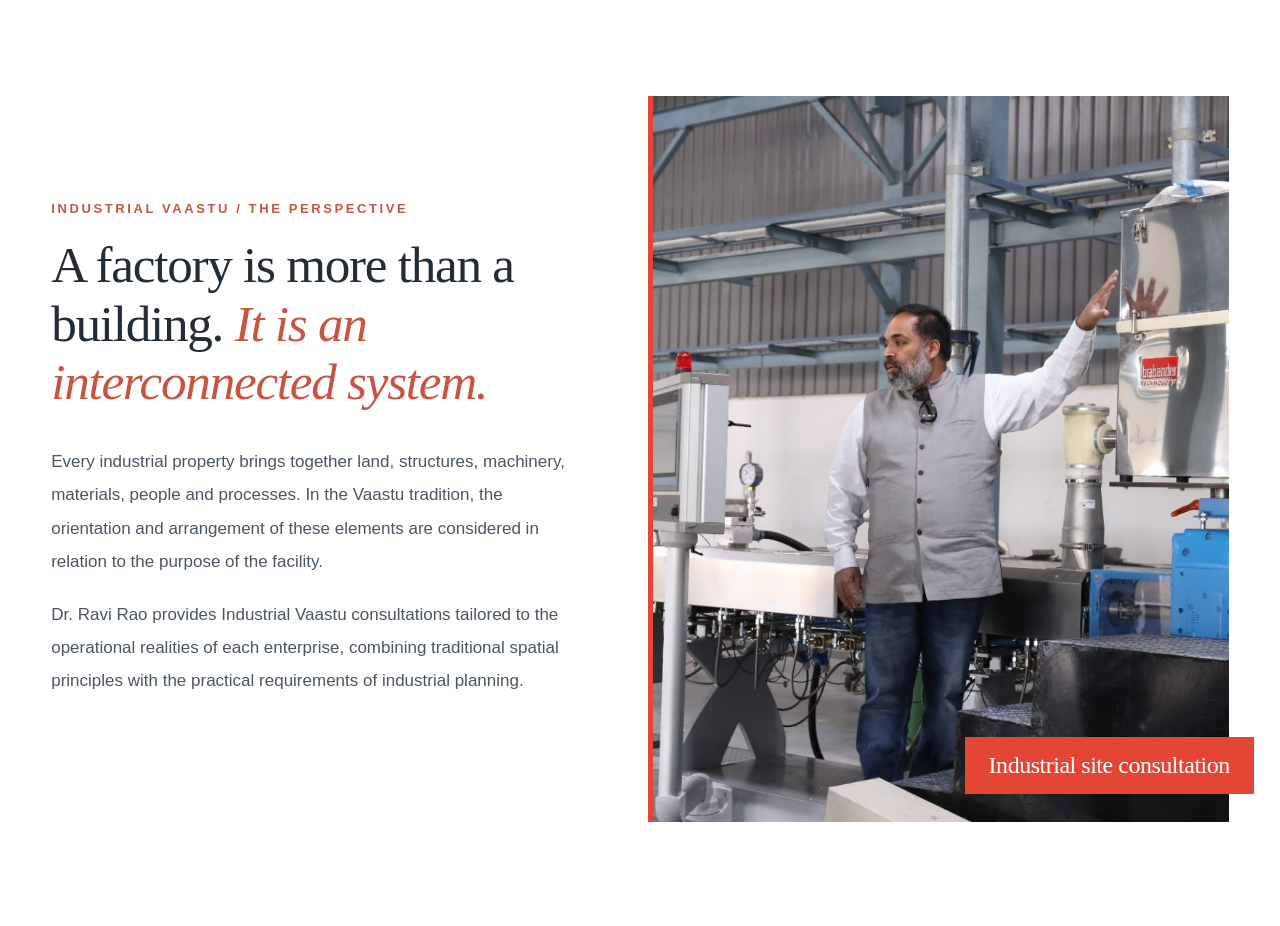
<file: industrial-vaastu-perspective77.html>
<!DOCTYPE html>
<html lang="en"><head><meta charset="utf-8">
<meta name="viewport" content="width=device-width, initial-scale=1, viewport-fit=cover">
<title>Industrial Vaastu: perspective section</title>
<style>
:root{--blue:#3663ab;--navy:#172d47;--red:#e44535;--beige:#efebe1;--line:#dbe1e6;--text:#35495e;color-scheme:light;box-sizing:border-box;padding-top:env(safe-area-inset-top,0px);padding-bottom:env(safe-area-inset-bottom,0px)}
*{box-sizing:border-box}
html{scroll-behavior:smooth}
body{margin:0;background:#fff;color:var(--navy);font-family:'Satoshi', sans-serif}
img{display:block;width:100%;height:100%;object-fit:cover}
.wrap{width:min(1240px,92%);margin:auto}
h2{font:400 clamp(35px,3.9vw,56px)/1.08 Georgia, serif;letter-spacing:-.04em;margin:0 0 24px;color:var(--navy)}
a:focus-visible{outline:2px solid var(--red);outline-offset:4px}

/* Block 1: The Perspective (expert photo) */
.persp{background:#fff;padding:96px 0 104px}
.persp-grid{display:grid;grid-template-columns:.95fr 1.05fr;gap:6%;align-items:center}
.eyebrow{margin:0 0 20px;font:700 13px 'Satoshi',sans-serif;letter-spacing:.2em;text-transform:uppercase;color:#c8553f}
.persp h2{font:400 clamp(36px,4vw,56px)/1.14 Georgia,serif;letter-spacing:-.025em;color:#232d38;margin:0 0 34px}
.persp h2 em{font-style:italic;color:#c8553f}
.persp p.t{font-size:17px;line-height:1.95;color:#4a5663;max-width:600px;margin:0 0 20px}
.persp-photo{position:relative;aspect-ratio:4/5;border-left:5px solid var(--red)}
.persp-photo:after{content:attr(data-tag);position:absolute;right:-25px;bottom:28px;background:var(--red);color:#fff;padding:15px 24px;font:400 clamp(19px,1.9vw,24px) Georgia,serif;letter-spacing:-.02em}
.persp-photo img{object-position:50% 50%}

@media(max-width:900px){.persp-grid{grid-template-columns:1fr;gap:48px}.persp-photo{max-width:560px}}
@media(max-width:640px){.persp{padding:64px 0}.persp-photo:after{right:0}}
</style></head>
<body>

<section class="persp" id="perspective">
 <div class="wrap persp-grid">
  <div>
   <p class="eyebrow">Industrial Vaastu / The Perspective</p>
   <h2>A factory is more than a building. <em>It is an interconnected system.</em></h2>
   <p class="t">Every industrial property brings together land, structures, machinery, materials, people and processes. In the Vaastu tradition, the orientation and arrangement of these elements are considered in relation to the purpose of the facility.</p>
   <p class="t">Dr. Ravi Rao provides Industrial Vaastu consultations tailored to the operational realities of each enterprise, combining traditional spatial principles with the practical requirements of industrial planning.</p>
  </div>
  <div class="persp-photo" data-tag="Industrial site consultation"><img alt="Vaastu expert consulting on an industrial production floor" src="[data-uri]"></div>
 </div>
</section>

</body></html>
</file>
